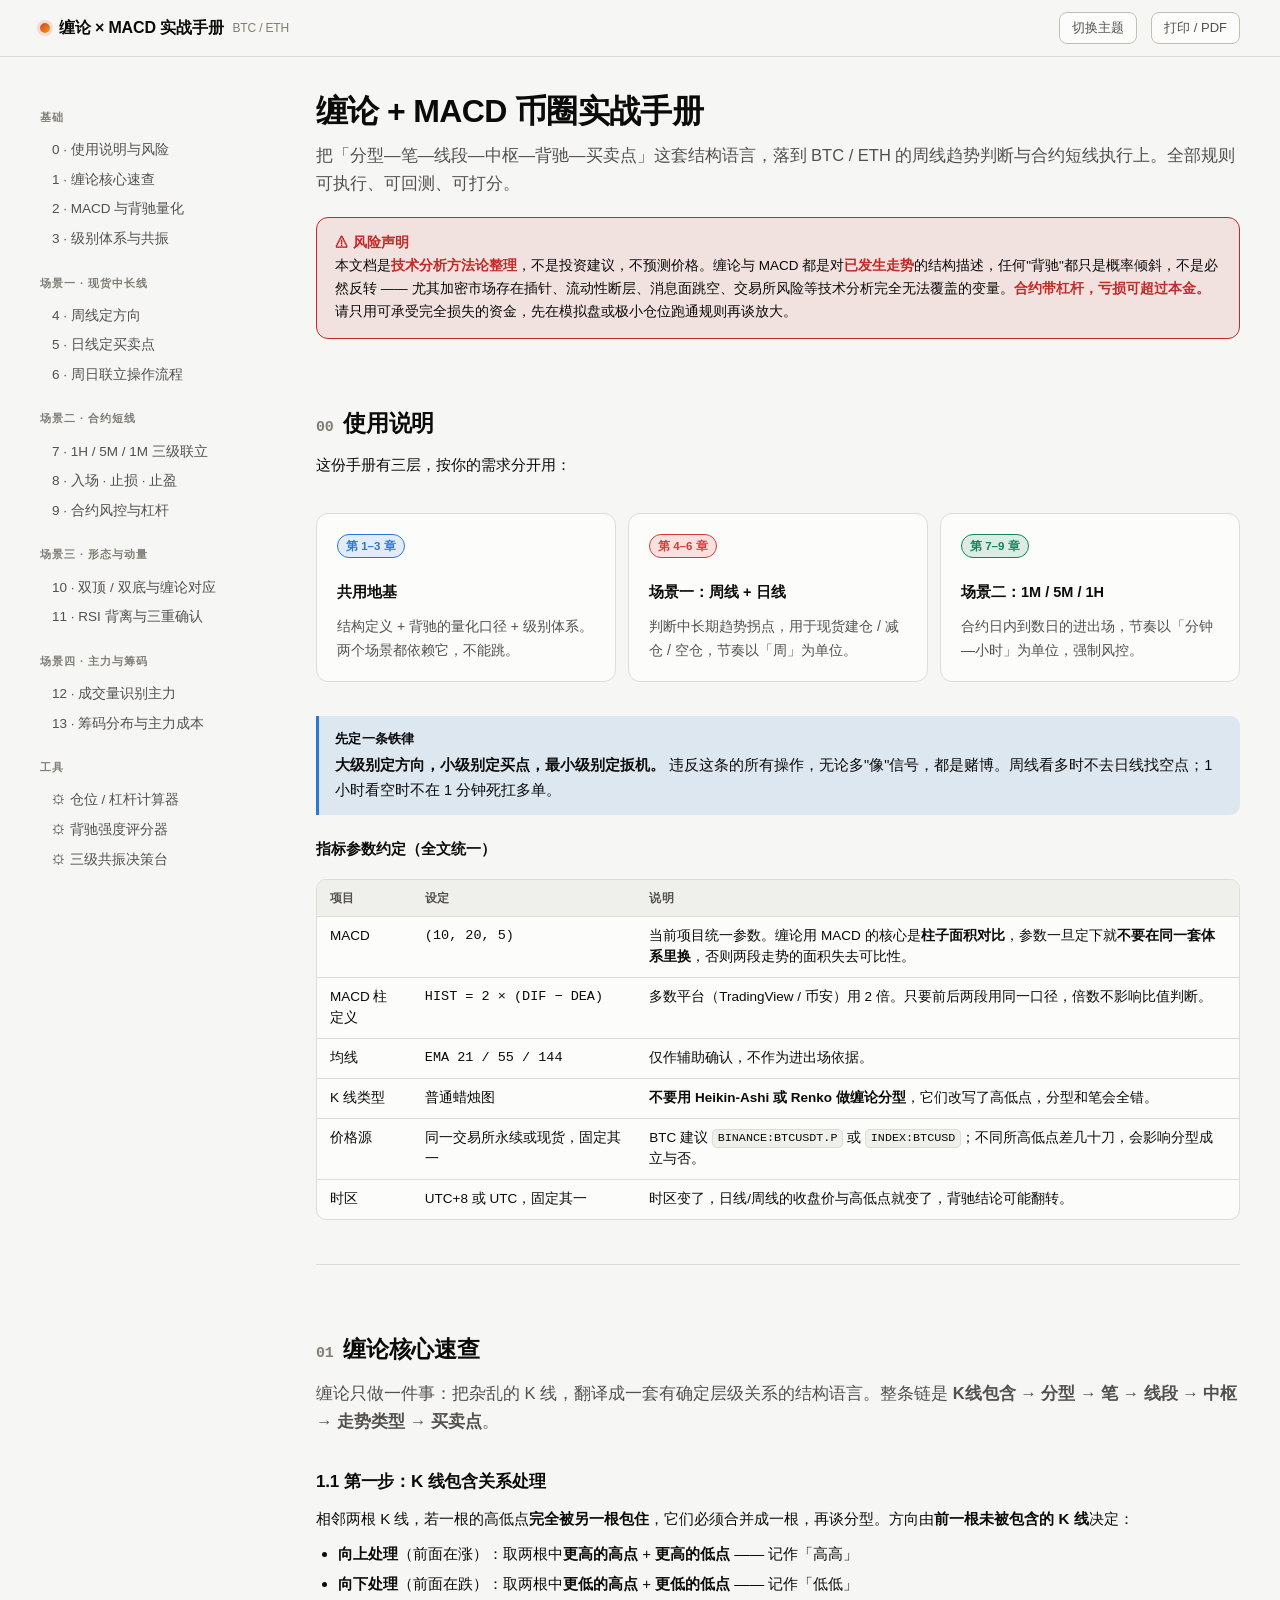
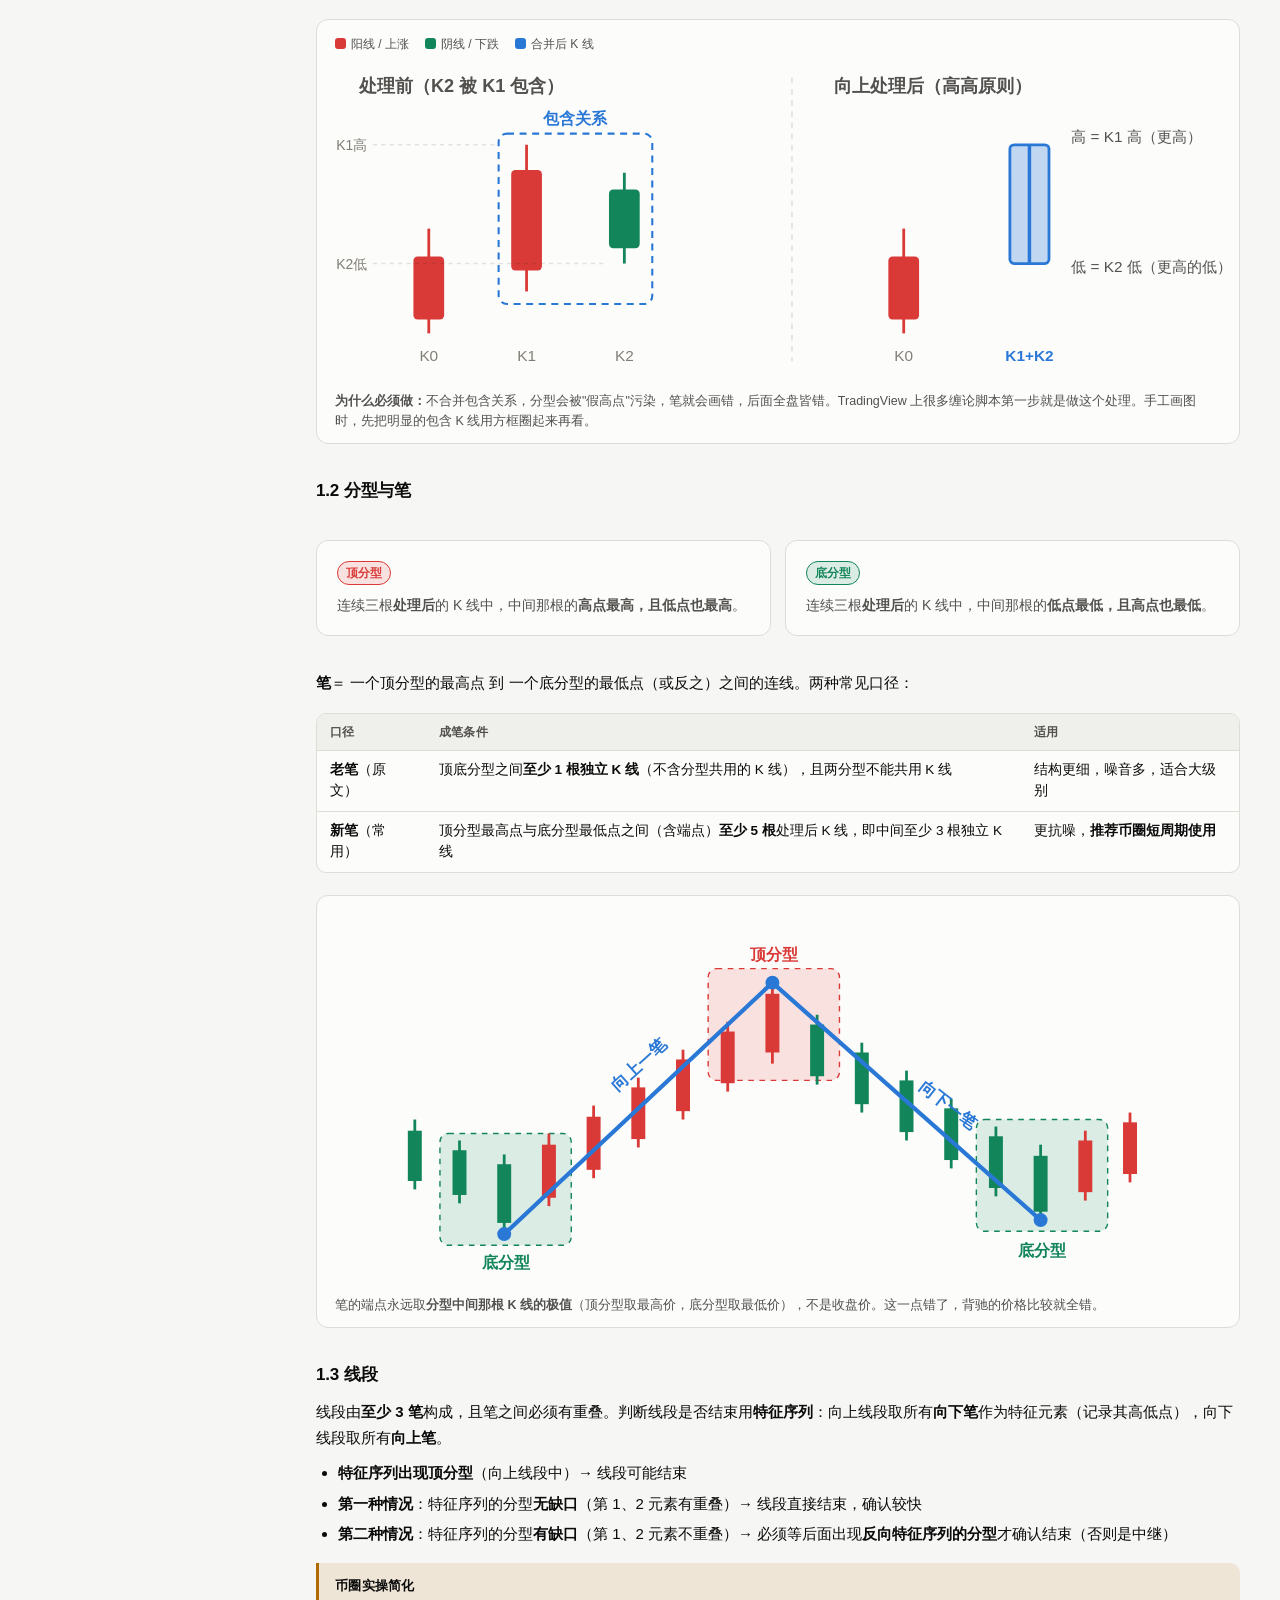
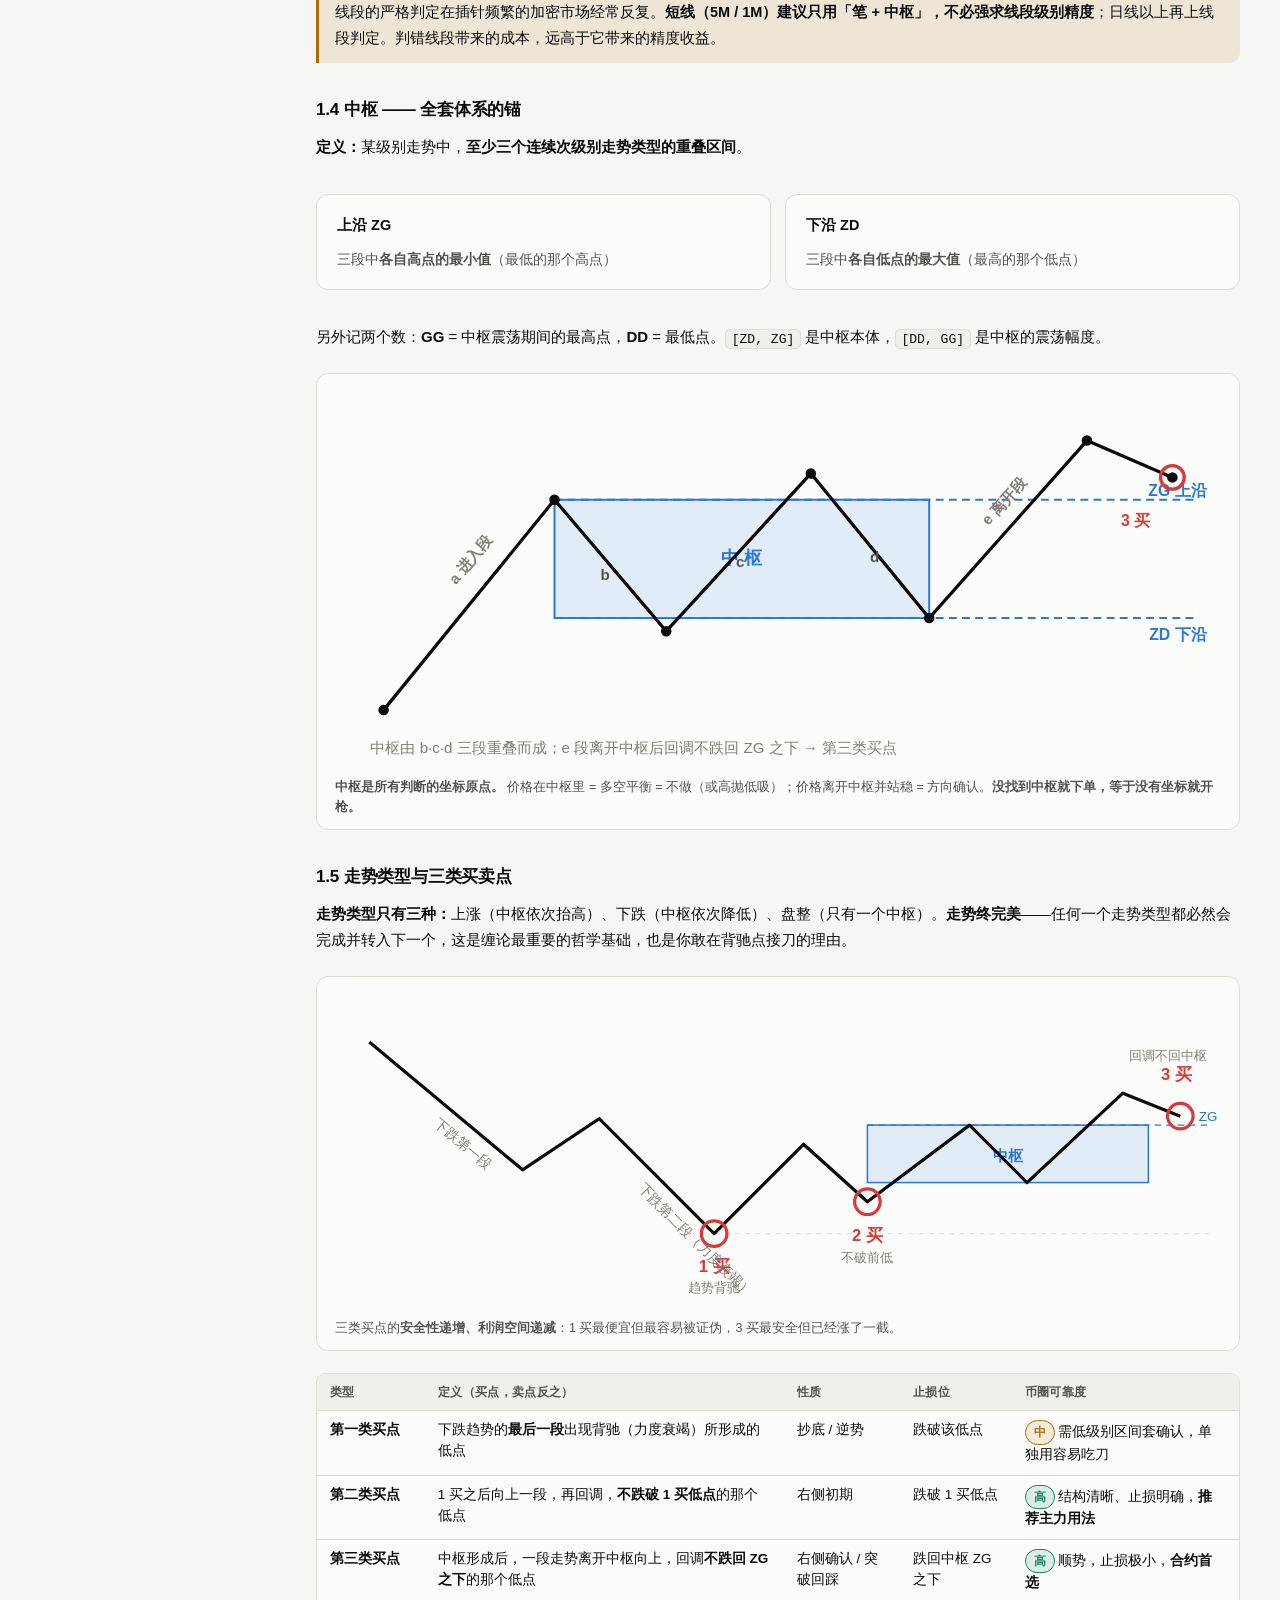
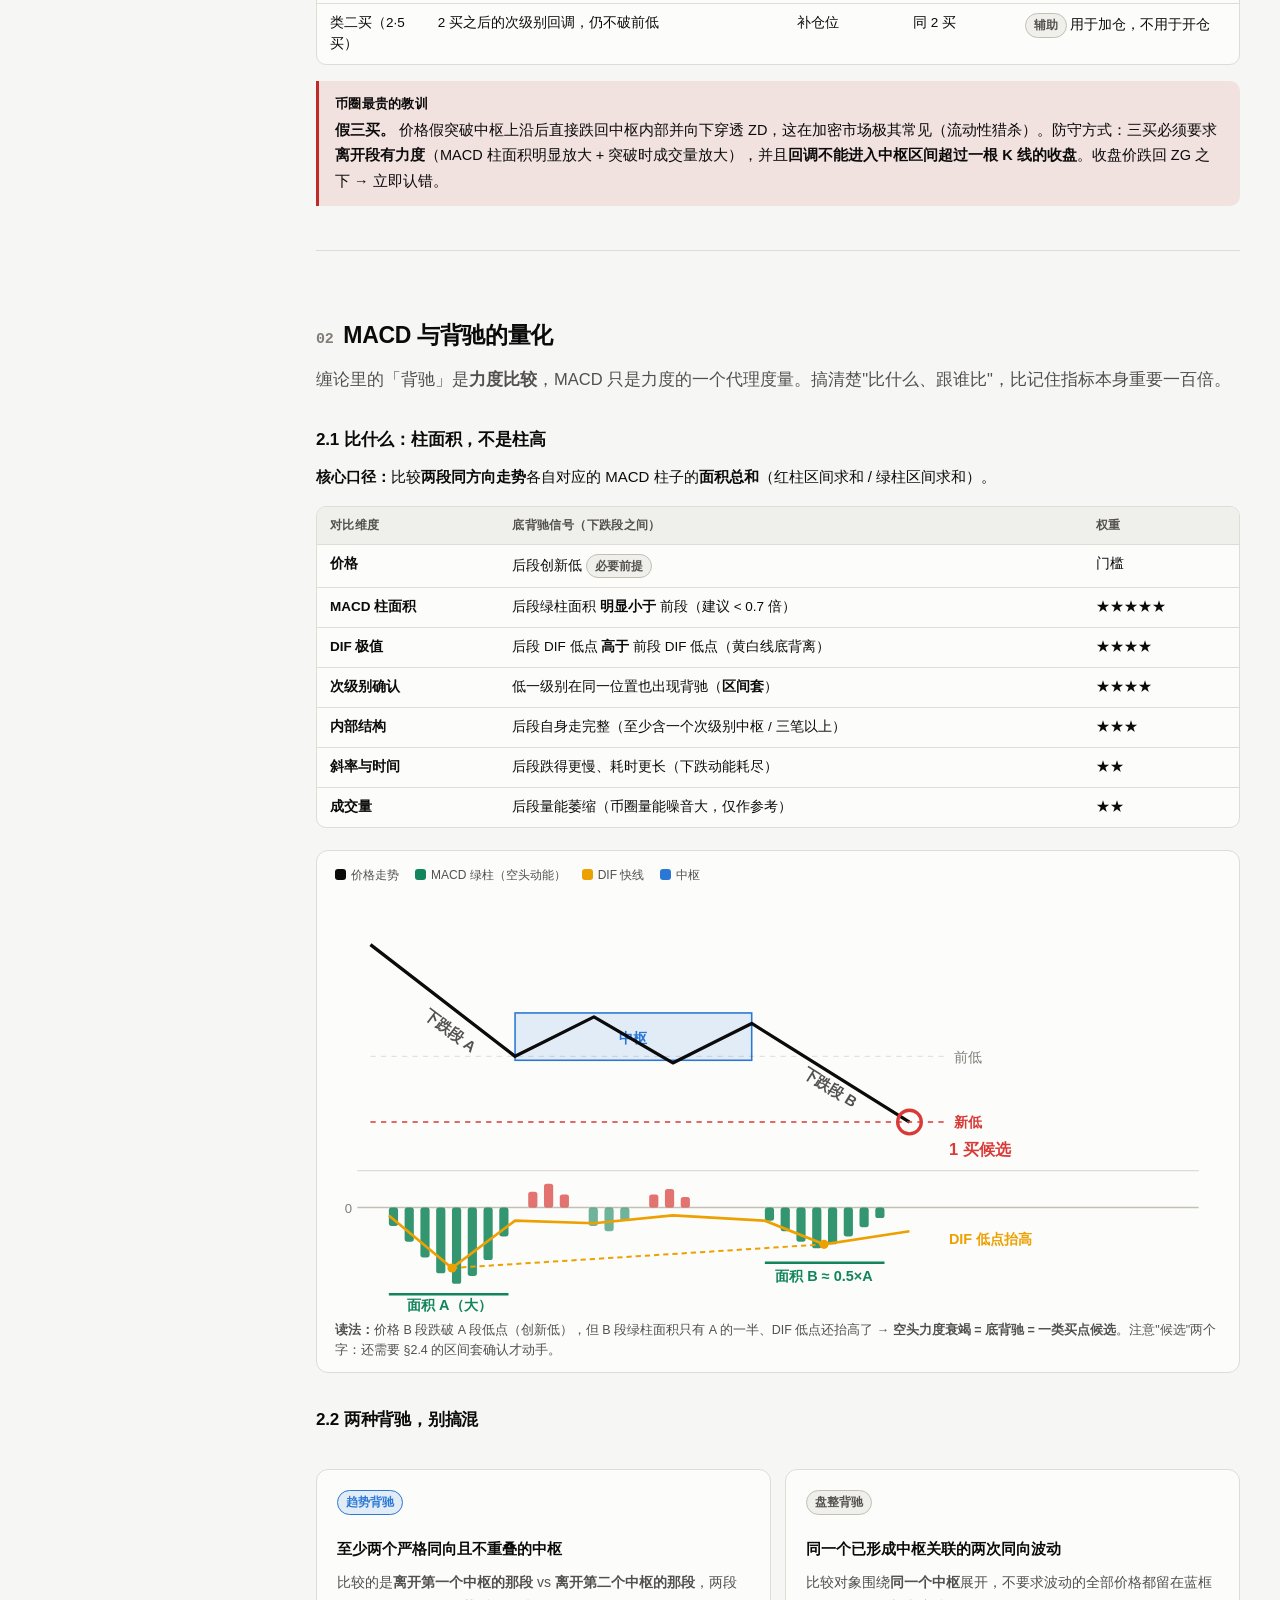
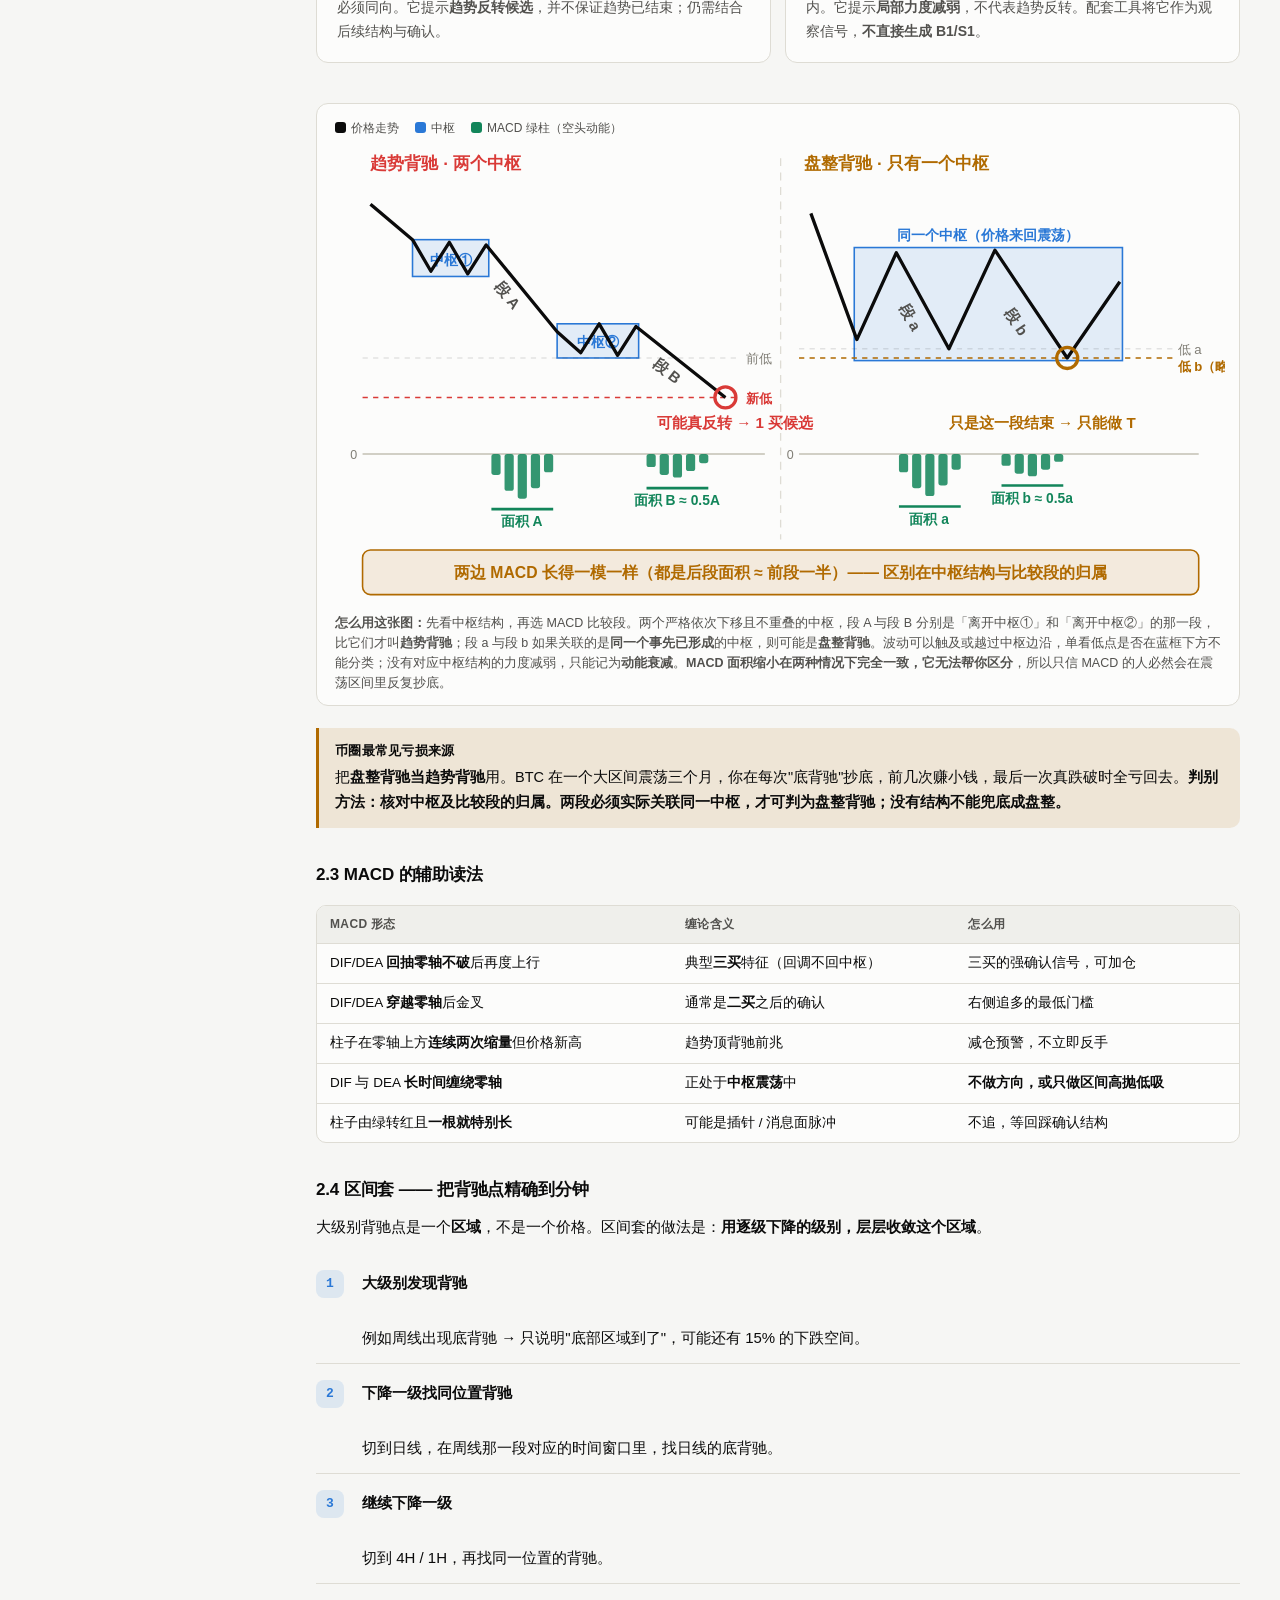
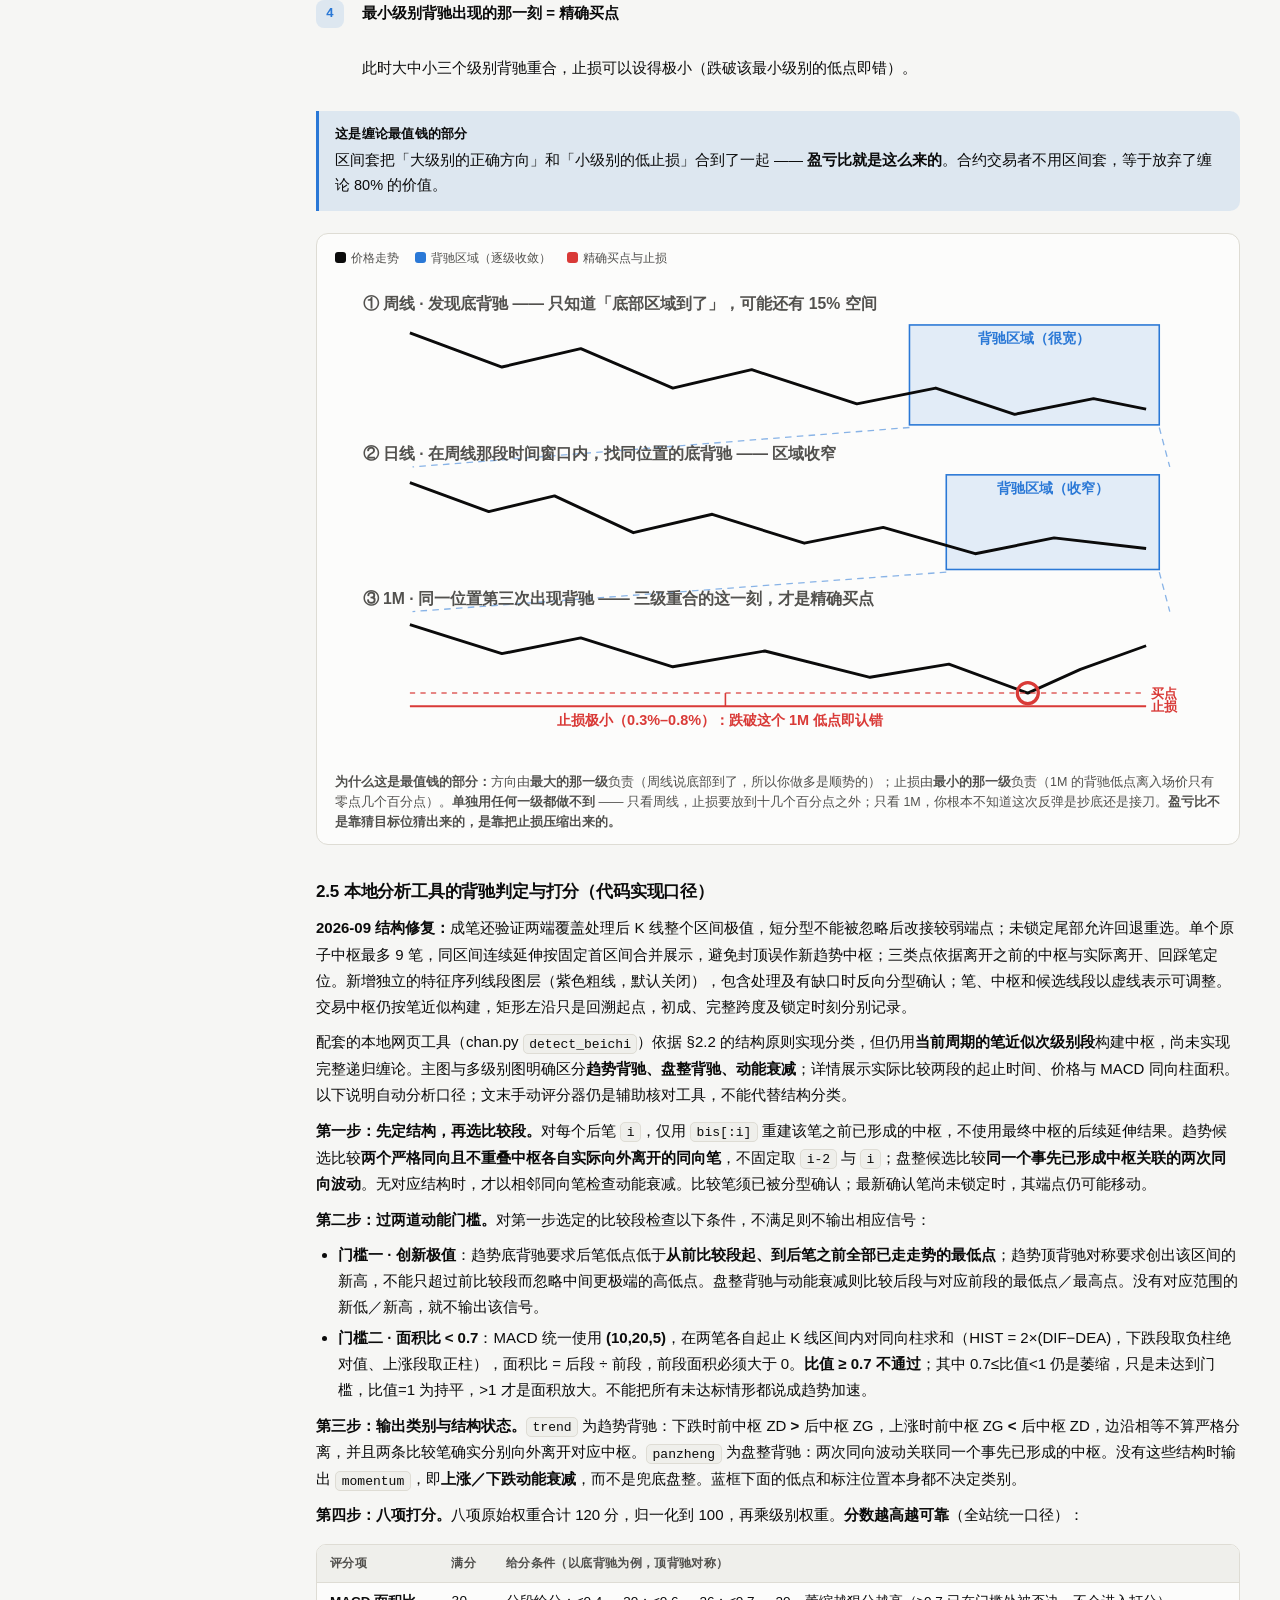
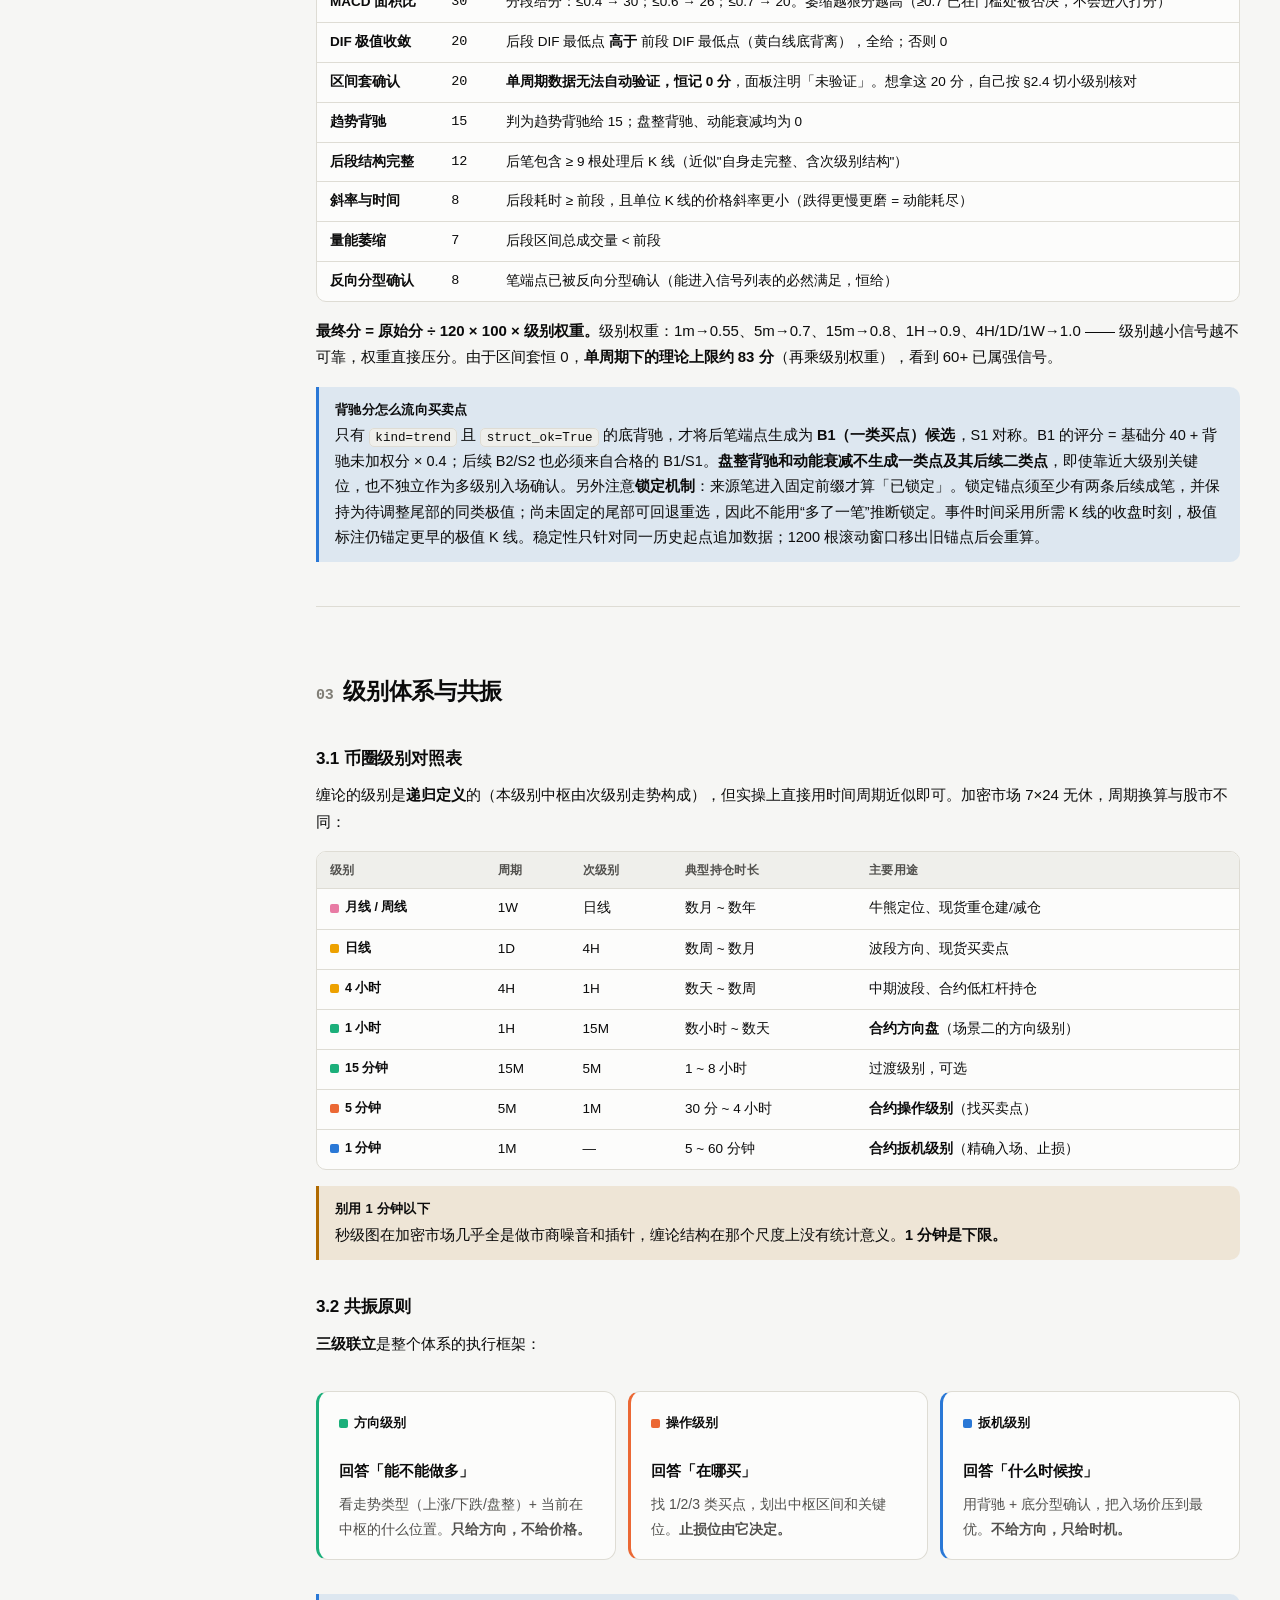
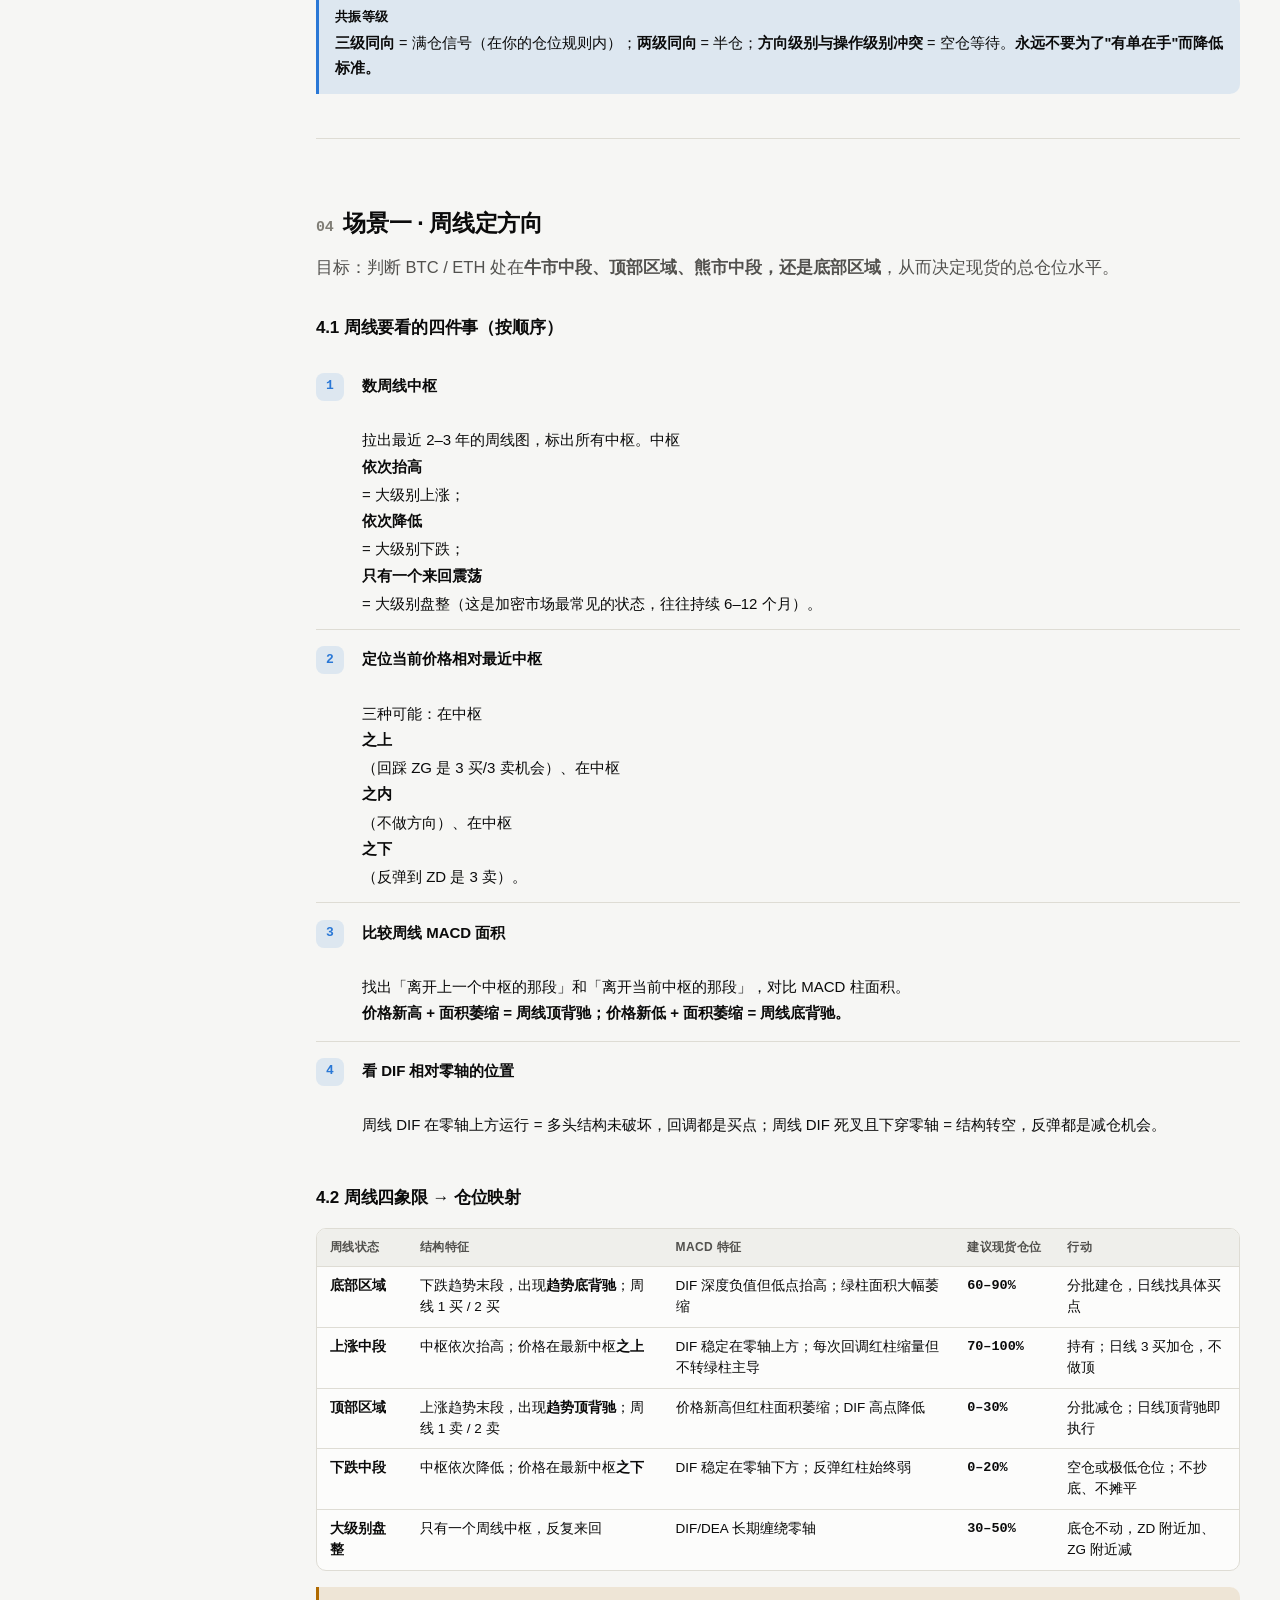
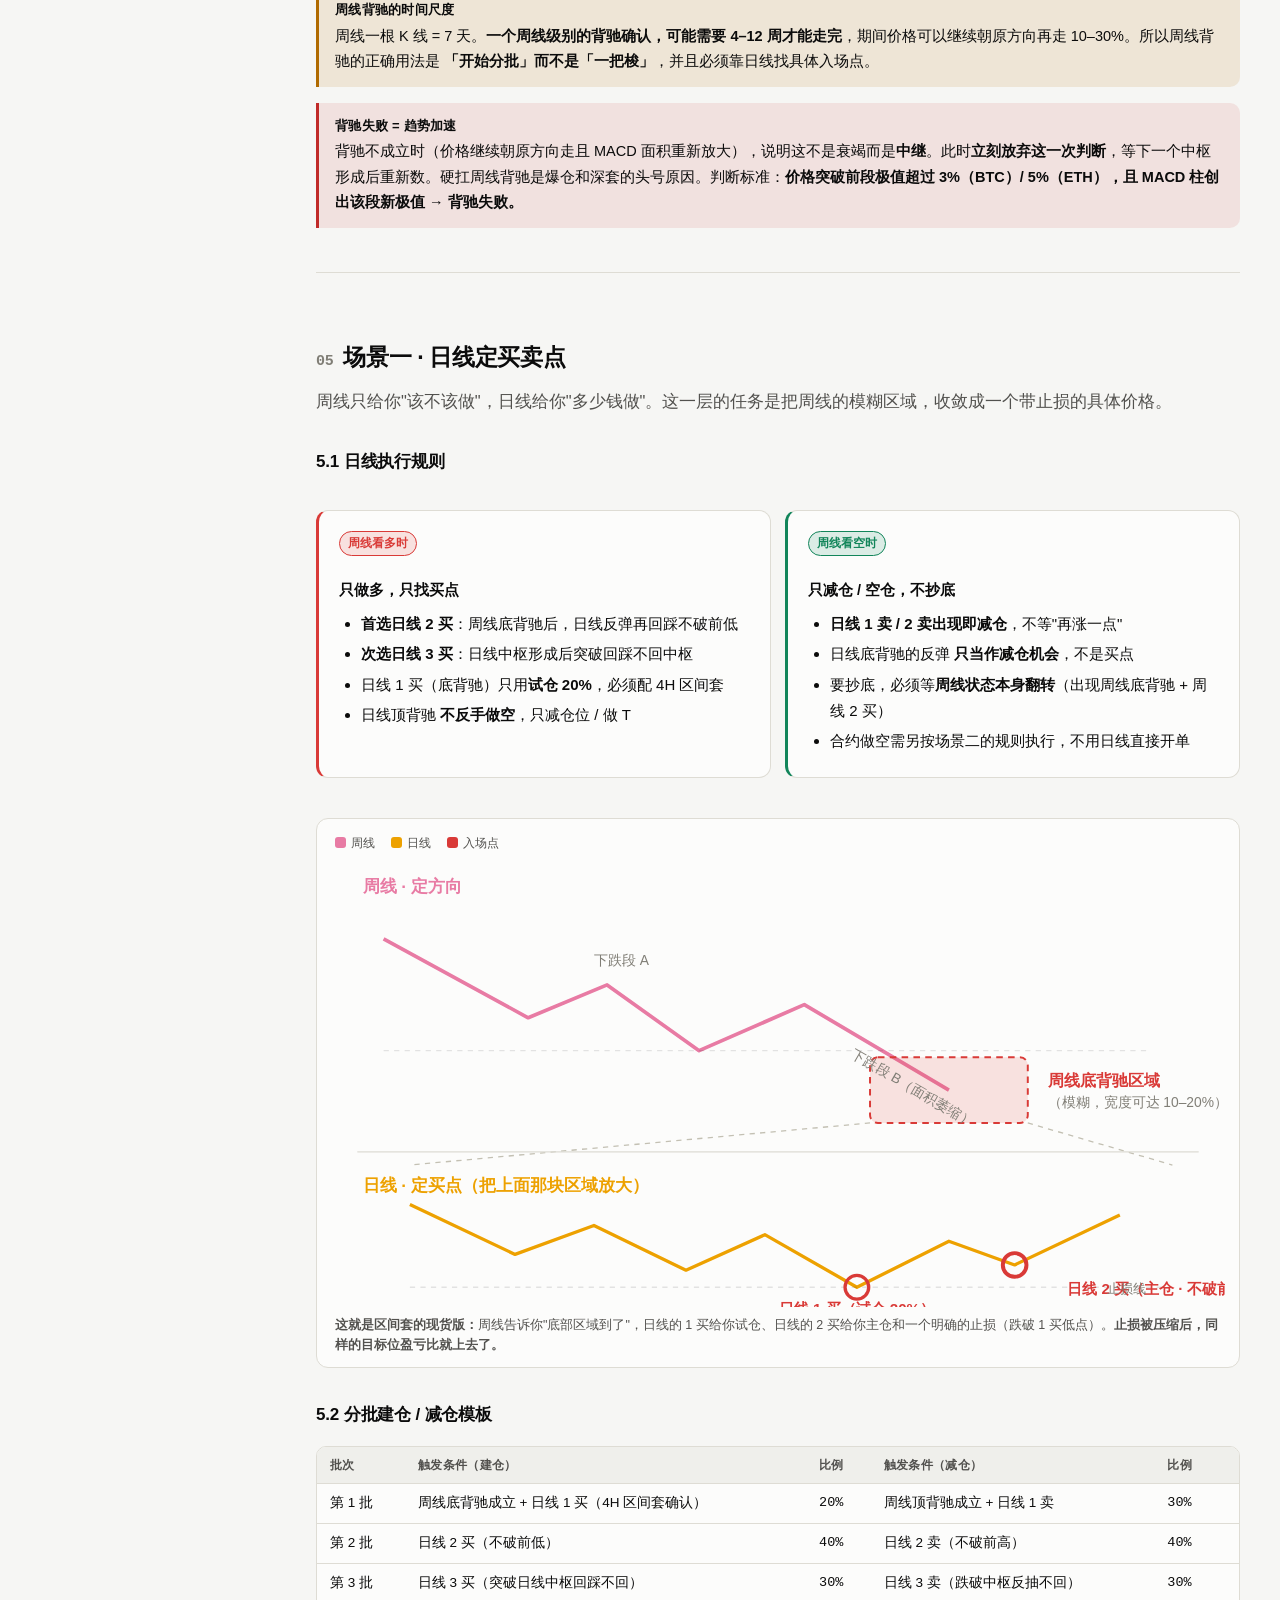
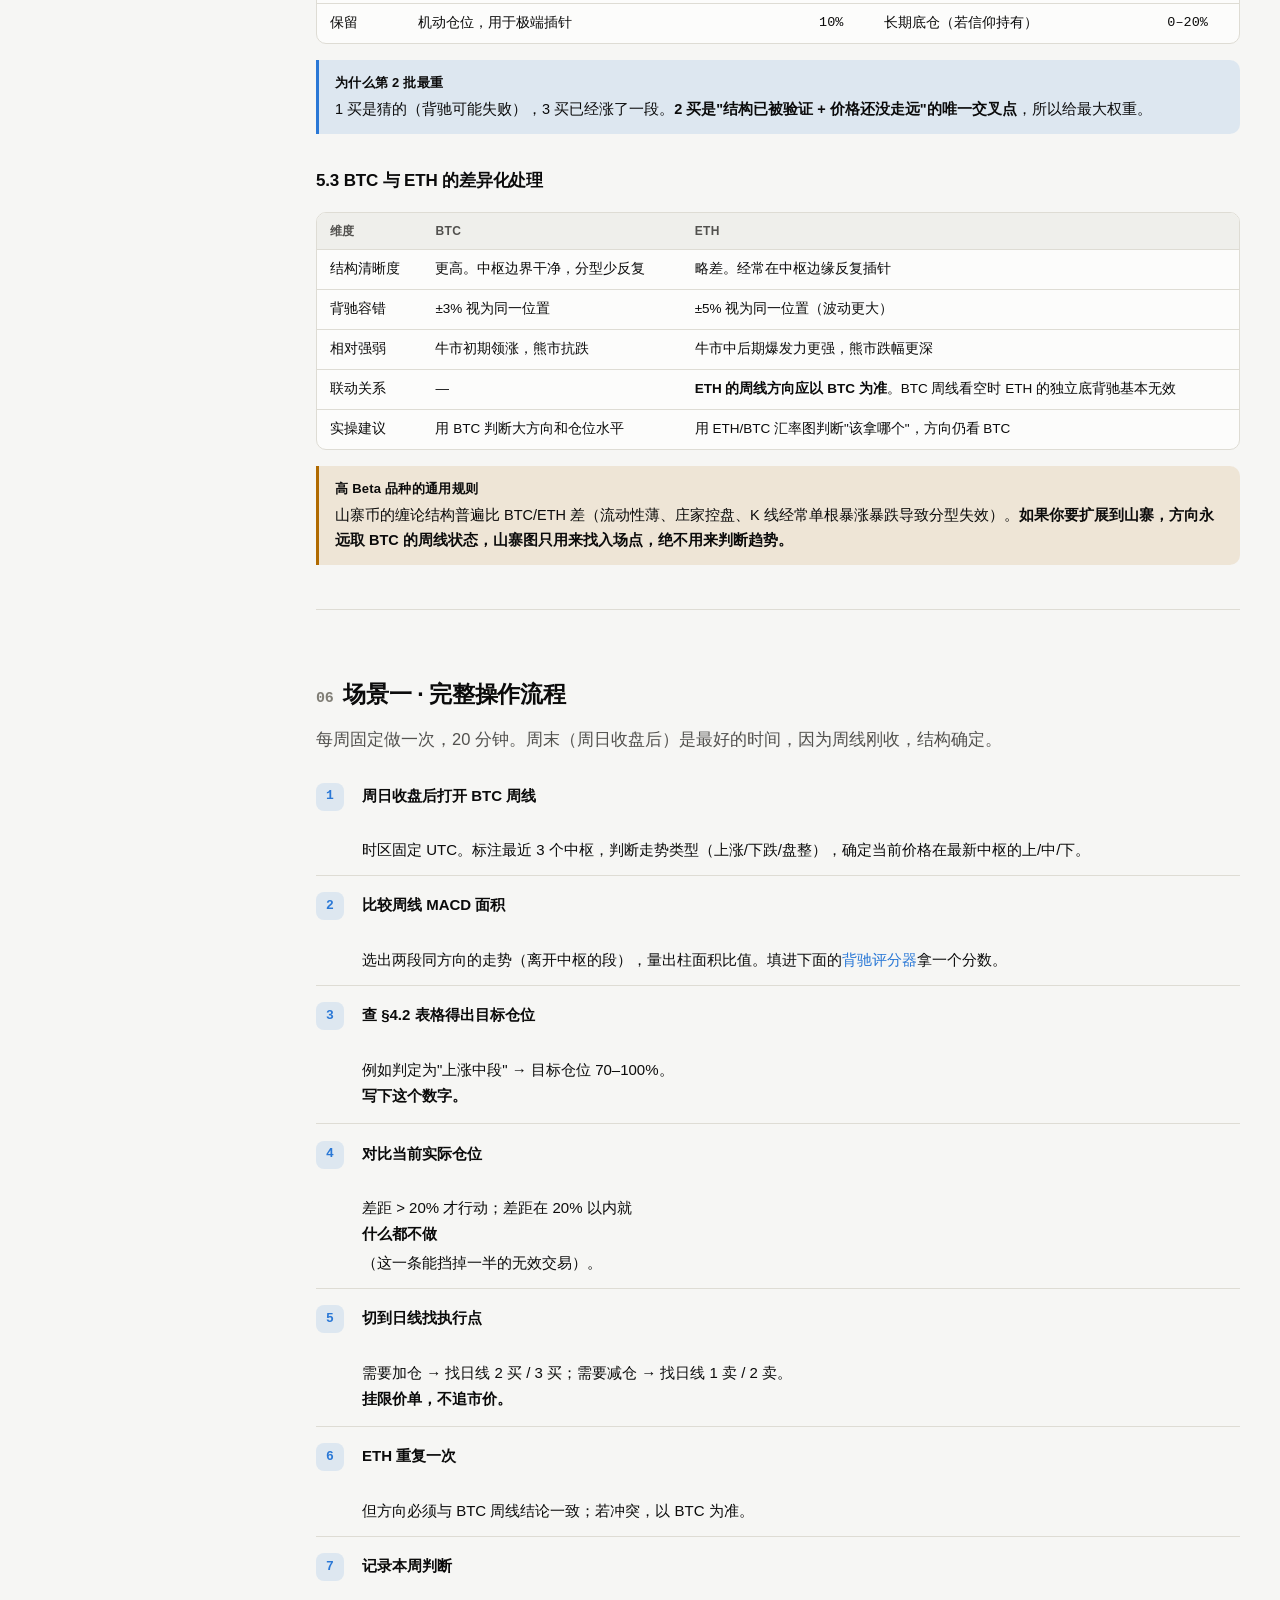
<file: 缠论MACD币圈实战手册.html>
<!doctype html>
<html lang="zh-CN">
<head>
<meta charset="utf-8">
<meta name="viewport" content="width=device-width, initial-scale=1">
<title>缠论 + MACD 币圈实战手册 · BTC / ETH</title>
<style>
/* ============ 设计令牌 ============ */
:root{
  color-scheme: light;
  --surface-0:#f6f6f4;
  --surface-1:#fcfcfb;
  --surface-2:#efefeb;
  --border:#dedcd4;
  --border-strong:#c3c0b3;
  --text-1:#0b0b0b;
  --text-2:#52514e;
  --text-3:#807e76;

  /* 中国市场习惯：红涨绿跌 */
  --up:#d93a37;
  --up-soft:rgba(217,58,55,.14);
  --down:#12855a;
  --down-soft:rgba(18,133,90,.14);

  /* 级别配色（分类色，来自已验证调色板 slot 1-5） */
  --lv-1:#2a78d6;   /* 1分钟 */
  --lv-2:#eb6834;   /* 5分钟 */
  --lv-3:#1baf7a;   /* 30分/1小时 */
  --lv-4:#eda100;   /* 日线 */
  --lv-5:#e87ba4;   /* 周线 */

  --accent:#2a78d6;
  --accent-soft:rgba(42,120,214,.12);
  --warn:#b06a00;
  --warn-soft:rgba(176,106,0,.12);
  --danger:#c02a28;
  --danger-soft:rgba(192,42,40,.10);

  --grid:rgba(0,0,0,.10);
  --shadow:0 1px 2px rgba(0,0,0,.05), 0 8px 24px -12px rgba(0,0,0,.18);
  --radius:12px;
  --mono:ui-monospace,SFMono-Regular,"SF Mono",Menlo,Consolas,monospace;
  --sans:-apple-system,BlinkMacSystemFont,"Segoe UI","PingFang SC","Hiragino Sans GB","Microsoft YaHei",sans-serif;
}
@media (prefers-color-scheme: dark){
  :root:where(:not([data-theme="light"])){
    color-scheme: dark;
    --surface-0:#111110;
    --surface-1:#1a1a19;
    --surface-2:#232322;
    --border:#33322f;
    --border-strong:#4a4945;
    --text-1:#ffffff;
    --text-2:#c3c2b7;
    --text-3:#8f8e86;
    --up:#e66767;
    --up-soft:rgba(230,103,103,.16);
    --down:#17a06d;
    --down-soft:rgba(23,160,109,.16);
    --lv-1:#3987e5;
    --lv-2:#d95926;
    --lv-3:#199e70;
    --lv-4:#c98500;
    --lv-5:#d55181;
    --accent:#3987e5;
    --accent-soft:rgba(57,135,229,.16);
    --warn:#c98500;
    --warn-soft:rgba(201,133,0,.16);
    --danger:#e66767;
    --danger-soft:rgba(230,103,103,.14);
    --grid:rgba(255,255,255,.12);
    --shadow:0 1px 2px rgba(0,0,0,.4), 0 8px 24px -12px rgba(0,0,0,.7);
  }
}
:root[data-theme="dark"]{
  color-scheme: dark;
  --surface-0:#111110; --surface-1:#1a1a19; --surface-2:#232322;
  --border:#33322f; --border-strong:#4a4945;
  --text-1:#ffffff; --text-2:#c3c2b7; --text-3:#8f8e86;
  --up:#e66767; --up-soft:rgba(230,103,103,.16);
  --down:#17a06d; --down-soft:rgba(23,160,109,.16);
  --lv-1:#3987e5; --lv-2:#d95926; --lv-3:#199e70; --lv-4:#c98500; --lv-5:#d55181;
  --accent:#3987e5; --accent-soft:rgba(57,135,229,.16);
  --warn:#c98500; --warn-soft:rgba(201,133,0,.16);
  --danger:#e66767; --danger-soft:rgba(230,103,103,.14);
  --grid:rgba(255,255,255,.12);
  --shadow:0 1px 2px rgba(0,0,0,.4), 0 8px 24px -12px rgba(0,0,0,.7);
}

*{box-sizing:border-box}
html{scroll-behavior:smooth; scroll-padding-top:72px}
body{
  margin:0; background:var(--surface-0); color:var(--text-1);
  font-family:var(--sans); font-size:15px; line-height:1.75;
  -webkit-font-smoothing:antialiased;
}
a{color:var(--accent); text-decoration:none}
a:hover{text-decoration:underline}

/* ============ 布局 ============ */
.wrap{max-width:1240px; margin:0 auto; padding:0 20px; display:grid; grid-template-columns:236px minmax(0,1fr); gap:40px}
@media (max-width:960px){ .wrap{grid-template-columns:1fr; gap:0} }

header.top{
  position:sticky; top:0; z-index:50; backdrop-filter:blur(12px);
  background:color-mix(in srgb, var(--surface-0) 88%, transparent);
  border-bottom:1px solid var(--border);
}
.top-inner{max-width:1240px; margin:0 auto; padding:12px 20px; display:flex; align-items:center; gap:14px}
.brand{font-weight:700; letter-spacing:-.01em; font-size:16px; margin-right:auto; display:flex; align-items:center; gap:9px}
.brand .dot{width:10px;height:10px;border-radius:50%;background:linear-gradient(135deg,var(--up),var(--lv-4)); box-shadow:0 0 0 3px var(--up-soft)}
.brand small{color:var(--text-3); font-weight:500; font-size:12px}
.btn{
  border:1px solid var(--border-strong); background:var(--surface-1); color:var(--text-2);
  padding:6px 12px; border-radius:8px; font-size:13px; cursor:pointer; font-family:inherit;
}
.btn:hover{color:var(--text-1); border-color:var(--text-3)}

nav.toc{position:sticky; top:64px; align-self:start; max-height:calc(100vh - 84px); overflow-y:auto; padding:24px 0 60px; font-size:13.5px}
@media (max-width:960px){ nav.toc{position:static; max-height:none; padding:16px 0; border-bottom:1px solid var(--border); margin-bottom:8px} }
nav.toc h4{font-size:11px; text-transform:uppercase; letter-spacing:.09em; color:var(--text-3); margin:20px 0 8px}
nav.toc a{display:block; padding:5px 10px; color:var(--text-2); border-left:2px solid transparent; border-radius:0 6px 6px 0; line-height:1.45}
nav.toc a:hover{background:var(--surface-2); text-decoration:none; color:var(--text-1)}
nav.toc a.active{color:var(--accent); border-left-color:var(--accent); background:var(--accent-soft); font-weight:600}

main{padding:28px 0 120px; min-width:0}

/* ============ 排版 ============ */
h1{font-size:32px; line-height:1.25; letter-spacing:-.02em; margin:.2em 0 .3em}
h2{font-size:23px; letter-spacing:-.015em; margin:56px 0 4px; padding-top:8px; scroll-margin-top:72px}
h2 .num{color:var(--text-3); font-family:var(--mono); font-size:15px; font-weight:600; margin-right:10px}
h3{font-size:17px; margin:32px 0 6px; letter-spacing:-.01em; scroll-margin-top:72px}
h4{font-size:14.5px; margin:22px 0 4px; color:var(--text-1)}
p{margin:.6em 0}
ul,ol{padding-left:22px; margin:.5em 0}
li{margin:.28em 0}
code{font-family:var(--mono); font-size:.87em; background:var(--surface-2); padding:.12em .42em; border-radius:5px; border:1px solid var(--border)}
hr{border:0; border-top:1px solid var(--border); margin:44px 0}
.lead{font-size:16.5px; color:var(--text-2); line-height:1.7}
.sub{color:var(--text-2); font-size:14px}
strong{font-weight:650}

/* ============ 组件 ============ */
.card{background:var(--surface-1); border:1px solid var(--border); border-radius:var(--radius); padding:18px 20px; margin:18px 0}
.card > :first-child{margin-top:0}
.card > :last-child{margin-bottom:0}

.callout{border-left:3px solid var(--accent); background:var(--accent-soft); padding:12px 16px; border-radius:0 10px 10px 0; margin:16px 0; font-size:14.5px}
.callout.warn{border-left-color:var(--warn); background:var(--warn-soft)}
.callout.danger{border-left-color:var(--danger); background:var(--danger-soft)}
.callout .t{font-weight:700; display:block; margin-bottom:2px; font-size:13px; letter-spacing:.02em}

.grid2{display:grid; grid-template-columns:repeat(auto-fit,minmax(280px,1fr)); gap:14px; margin:16px 0}
.grid3{display:grid; grid-template-columns:repeat(auto-fit,minmax(210px,1fr)); gap:12px; margin:16px 0}

table{width:100%; border-collapse:collapse; font-size:13.5px; margin:14px 0}
.tablewrap{overflow-x:auto; border:1px solid var(--border); border-radius:10px; margin:16px 0; background:var(--surface-1)}
.tablewrap table{margin:0}
th,td{text-align:left; padding:9px 13px; border-bottom:1px solid var(--border); vertical-align:top; line-height:1.55}
th{background:var(--surface-2); font-weight:650; font-size:12px; letter-spacing:.03em; color:var(--text-2); white-space:nowrap}
tbody tr:last-child td{border-bottom:none}
td.num{font-family:var(--mono); white-space:nowrap}

.tag{display:inline-block; font-size:11.5px; font-weight:650; padding:2px 8px; border-radius:20px; border:1px solid; line-height:1.6; white-space:nowrap}
.tag.up{color:var(--up); border-color:var(--up); background:var(--up-soft)}
.tag.down{color:var(--down); border-color:var(--down); background:var(--down-soft)}
.tag.n{color:var(--text-2); border-color:var(--border-strong); background:var(--surface-2)}
.tag.a{color:var(--accent); border-color:var(--accent); background:var(--accent-soft)}
.tag.w{color:var(--warn); border-color:var(--warn); background:var(--warn-soft)}

.lv{display:inline-flex; align-items:center; gap:6px; font-size:12.5px; font-weight:600; white-space:nowrap}
.lv::before{content:""; width:9px; height:9px; border-radius:2px; background:var(--c)}
.lv1{--c:var(--lv-1)} .lv2{--c:var(--lv-2)} .lv3{--c:var(--lv-3)} .lv4{--c:var(--lv-4)} .lv5{--c:var(--lv-5)}

figure{margin:22px 0; background:var(--surface-1); border:1px solid var(--border); border-radius:var(--radius); padding:14px 14px 8px; overflow-x:auto}
figure svg{display:block; width:100%; height:auto; min-width:520px}
figcaption{font-size:12.5px; color:var(--text-2); margin-top:8px; padding:0 4px 4px; line-height:1.6}
.legend{display:flex; flex-wrap:wrap; gap:6px 16px; font-size:12px; color:var(--text-2); padding:0 4px 6px}
.legend i{display:inline-block; width:11px; height:11px; border-radius:3px; margin-right:5px; vertical-align:-1px}

/* 步骤 */
.steps{counter-reset:s; list-style:none; padding:0; margin:18px 0}
.steps > li{counter-increment:s; position:relative; padding:12px 0 12px 46px; border-bottom:1px solid var(--border)}
.steps > li:last-child{border-bottom:none}
.steps > li::before{
  content:counter(s); position:absolute; left:0; top:12px; width:28px; height:28px; border-radius:8px;
  background:var(--accent-soft); color:var(--accent); font-weight:700; font-size:13px;
  display:flex; align-items:center; justify-content:center; font-family:var(--mono);
}
.steps > li b{display:block; margin-bottom:2px}

/* 工具 */
.tool{background:var(--surface-1); border:1px solid var(--border-strong); border-radius:14px; padding:20px; margin:22px 0; box-shadow:var(--shadow)}
.tool h3{margin-top:0}
.fields{display:grid; grid-template-columns:repeat(auto-fit,minmax(150px,1fr)); gap:12px 14px; margin:14px 0}
.field label{display:block; font-size:12px; color:var(--text-2); margin-bottom:4px; font-weight:600}
.field input,.field select{
  width:100%; padding:8px 10px; border-radius:8px; border:1px solid var(--border-strong);
  background:var(--surface-0); color:var(--text-1); font-family:var(--mono); font-size:14px;
}
.field input:focus,.field select:focus{outline:2px solid var(--accent); outline-offset:1px; border-color:var(--accent)}
.field .hint{font-size:11px; color:var(--text-3); margin-top:3px; font-family:var(--sans)}

.out{display:grid; grid-template-columns:repeat(auto-fit,minmax(140px,1fr)); gap:10px; margin-top:16px}
.stat{background:var(--surface-2); border:1px solid var(--border); border-radius:10px; padding:11px 13px}
.stat .k{font-size:11.5px; color:var(--text-2); font-weight:600; letter-spacing:.02em}
.stat .v{font-family:var(--mono); font-size:19px; font-weight:600; line-height:1.35; margin-top:2px; overflow-wrap:anywhere}
.stat .n{font-size:11px; color:var(--text-3); font-family:var(--sans); line-height:1.4}
.stat.ok{border-color:var(--down); background:var(--down-soft)}
.stat.bad{border-color:var(--danger); background:var(--danger-soft)}
.stat.warn{border-color:var(--warn); background:var(--warn-soft)}

.verdict{margin-top:14px; padding:13px 16px; border-radius:10px; font-size:14.5px; border:1px solid var(--border-strong); background:var(--surface-2)}
.verdict b{display:block; font-size:15px; margin-bottom:3px}
.verdict.ok{border-color:var(--down); background:var(--down-soft)}
.verdict.bad{border-color:var(--danger); background:var(--danger-soft)}
.verdict.warn{border-color:var(--warn); background:var(--warn-soft)}

/* 评分条 */
.meter{height:12px; border-radius:20px; background:var(--surface-2); border:1px solid var(--border); overflow:hidden; margin:10px 0 4px}
.meter > i{display:block; height:100%; width:0%; background:var(--accent); transition:width .25s ease, background .25s ease}
.scale{display:flex; justify-content:space-between; font-size:11px; color:var(--text-3); font-family:var(--mono)}

/* 勾选清单 */
.checklist{list-style:none; padding:0; margin:12px 0}
.checklist li{display:flex; gap:10px; align-items:flex-start; padding:8px 10px; border-radius:9px; border:1px solid transparent; line-height:1.6}
.checklist li:hover{background:var(--surface-2)}
.checklist input{margin-top:5px; width:16px; height:16px; accent-color:var(--accent); flex:0 0 auto; cursor:pointer}
.checklist label{cursor:pointer; font-size:14px}
.checklist li.done label{color:var(--text-3); text-decoration:line-through}
.checklist li.done{border-color:var(--border); background:var(--surface-2)}
.chk-head{display:flex; align-items:center; gap:12px; flex-wrap:wrap; margin-top:6px}
.chk-head .prog{font-family:var(--mono); font-size:13px; color:var(--text-2)}

kbd{font-family:var(--mono); font-size:.85em; border:1px solid var(--border-strong); border-bottom-width:2px; border-radius:5px; padding:1px 5px; background:var(--surface-2)}

.disclaimer{border:1px solid var(--danger); background:var(--danger-soft); border-radius:var(--radius); padding:14px 18px; margin:20px 0; font-size:13.5px; line-height:1.7}
.disclaimer b{color:var(--danger)}

footer{border-top:1px solid var(--border); margin-top:60px; padding:26px 0 60px; color:var(--text-3); font-size:12.5px}

@media print{
  nav.toc, header.top, .btn{display:none}
  .wrap{grid-template-columns:1fr}
  body{background:#fff; font-size:11pt}
  figure svg{min-width:0}
}
</style>
</head>
<body>

<header class="top">
  <div class="top-inner">
    <div class="brand"><span class="dot"></span>缠论 × MACD 实战手册 <small>BTC / ETH</small></div>
    <button class="btn" id="themeBtn" type="button">切换主题</button>
    <button class="btn" onclick="window.print()" type="button">打印 / PDF</button>
  </div>
</header>

<div class="wrap">

<nav class="toc" id="toc">
  <h4>基础</h4>
  <a href="#s0">0 · 使用说明与风险</a>
  <a href="#s1">1 · 缠论核心速查</a>
  <a href="#s2">2 · MACD 与背驰量化</a>
  <a href="#s3">3 · 级别体系与共振</a>
  <h4>场景一 · 现货中长线</h4>
  <a href="#s4">4 · 周线定方向</a>
  <a href="#s5">5 · 日线定买卖点</a>
  <a href="#s6">6 · 周日联立操作流程</a>
  <h4>场景二 · 合约短线</h4>
  <a href="#s7">7 · 1H / 5M / 1M 三级联立</a>
  <a href="#s8">8 · 入场 · 止损 · 止盈</a>
  <a href="#s9">9 · 合约风控与杠杆</a>
  <h4>场景三 · 形态与动量</h4>
  <a href="#s10">10 · 双顶 / 双底与缠论对应</a>
  <a href="#s11">11 · RSI 背离与三重确认</a>
  <h4>场景四 · 主力与筹码</h4>
  <a href="#s12">12 · 成交量识别主力</a>
  <a href="#s13">13 · 筹码分布与主力成本</a>
  <h4>工具</h4>
  <a href="#t1">⚙ 仓位 / 杠杆计算器</a>
  <a href="#t2">⚙ 背驰强度评分器</a>
  <a href="#t3">⚙ 三级共振决策台</a>
  <a href="#t4">⚙ 下单前检查清单</a>
  <a href="#t5">⚙ 形态 + RSI 三重确认器</a>
  <a href="#t6">⚙ 主力成本 / 筹码带估算器</a>
  <a href="#t7">⚙ 主力行为（吸筹 / 派发）评分</a>
  <h4>附录</h4>
  <a href="#s14">14 · 币圈特有变量</a>
  <a href="#s15">15 · 高频错误清单</a>
  <a href="#s16">16 · 术语表</a>
</nav>

<main>

<h1>缠论 + MACD 币圈实战手册</h1>
<p class="lead">把「分型—笔—线段—中枢—背驰—买卖点」这套结构语言，落到 BTC / ETH 的周线趋势判断与合约短线执行上。全部规则可执行、可回测、可打分。</p>

<div class="disclaimer">
  <b>⚠ 风险声明</b><br>
  本文档是<b>技术分析方法论整理</b>，不是投资建议，不预测价格。缠论与 MACD 都是对<b>已发生走势</b>的结构描述，任何"背驰"都只是概率倾斜，不是必然反转 —— 尤其加密市场存在插针、流动性断层、消息面跳空、交易所风险等技术分析完全无法覆盖的变量。<b>合约带杠杆，亏损可超过本金。</b> 请只用可承受完全损失的资金，先在模拟盘或极小仓位跑通规则再谈放大。
</div>

<h2 id="s0"><span class="num">00</span>使用说明</h2>

<p>这份手册有三层，按你的需求分开用：</p>
<div class="grid3">
  <div class="card">
    <span class="tag a">第 1–3 章</span>
    <h4>共用地基</h4>
    <p class="sub">结构定义 + 背驰的量化口径 + 级别体系。两个场景都依赖它，不能跳。</p>
  </div>
  <div class="card">
    <span class="tag up">第 4–6 章</span>
    <h4>场景一：周线 + 日线</h4>
    <p class="sub">判断中长期趋势拐点，用于现货建仓 / 减仓 / 空仓，节奏以「周」为单位。</p>
  </div>
  <div class="card">
    <span class="tag down">第 7–9 章</span>
    <h4>场景二：1M / 5M / 1H</h4>
    <p class="sub">合约日内到数日的进出场，节奏以「分钟—小时」为单位，强制风控。</p>
  </div>
</div>

<div class="callout">
  <span class="t">先定一条铁律</span>
  <b>大级别定方向，小级别定买点，最小级别定扳机。</b> 违反这条的所有操作，无论多"像"信号，都是赌博。周线看多时不去日线找空点；1 小时看空时不在 1 分钟死扛多单。
</div>

<h4>指标参数约定（全文统一）</h4>
<div class="tablewrap">
<table>
<thead><tr><th>项目</th><th>设定</th><th>说明</th></tr></thead>
<tbody>
<tr><td>MACD</td><td class="num">(10, 20, 5)</td><td>当前项目统一参数。缠论用 MACD 的核心是<b>柱子面积对比</b>，参数一旦定下就<b>不要在同一套体系里换</b>，否则两段走势的面积失去可比性。</td></tr>
<tr><td>MACD 柱定义</td><td class="num">HIST = 2 × (DIF − DEA)</td><td>多数平台（TradingView / 币安）用 2 倍。只要前后两段用同一口径，倍数不影响比值判断。</td></tr>
<tr><td>均线</td><td class="num">EMA 21 / 55 / 144</td><td>仅作辅助确认，不作为进出场依据。</td></tr>
<tr><td>K 线类型</td><td>普通蜡烛图</td><td><b>不要用 Heikin-Ashi 或 Renko 做缠论分型</b>，它们改写了高低点，分型和笔会全错。</td></tr>
<tr><td>价格源</td><td>同一交易所永续或现货，固定其一</td><td>BTC 建议 <code>BINANCE:BTCUSDT.P</code> 或 <code>INDEX:BTCUSD</code>；不同所高低点差几十刀，会影响分型成立与否。</td></tr>
<tr><td>时区</td><td>UTC+8 或 UTC，固定其一</td><td>时区变了，日线/周线的收盘价与高低点就变了，背驰结论可能翻转。</td></tr>
</tbody>
</table>
</div>

<hr>

<h2 id="s1"><span class="num">01</span>缠论核心速查</h2>
<p class="lead">缠论只做一件事：把杂乱的 K 线，翻译成一套有确定层级关系的结构语言。整条链是 <b>K线包含 → 分型 → 笔 → 线段 → 中枢 → 走势类型 → 买卖点</b>。</p>

<h3 id="s1-1">1.1 第一步：K 线包含关系处理</h3>
<p>相邻两根 K 线，若一根的高低点<b>完全被另一根包住</b>，它们必须合并成一根，再谈分型。方向由<b>前一根未被包含的 K 线</b>决定：</p>
<ul>
  <li><b>向上处理</b>（前面在涨）：取两根中<b>更高的高点</b> + <b>更高的低点</b> —— 记作「高高」</li>
  <li><b>向下处理</b>（前面在跌）：取两根中<b>更低的高点</b> + <b>更低的低点</b> —— 记作「低低」</li>
</ul>

<figure>
  <div class="legend"><span><i style="background:var(--up)"></i>阳线 / 上涨</span><span><i style="background:var(--down)"></i>阴线 / 下跌</span><span><i style="background:var(--accent)"></i>合并后 K 线</span></div>
  <svg viewBox="0 0 640 230" role="img" aria-label="K线包含关系处理示意：K1 包含 K2，向上处理后合并为一根">
    <text x="20" y="22" fill="var(--text-2)" font-size="13" font-weight="600">处理前（K2 被 K1 包含）</text>
    <text x="360" y="22" fill="var(--text-2)" font-size="13" font-weight="600">向上处理后（高高原则）</text>
    <line x1="330" y1="12" x2="330" y2="215" stroke="var(--border)" stroke-dasharray="4 4"/>

    <!-- 左：K0 -->
    <line x1="70" y1="120" x2="70" y2="195" stroke="var(--up)" stroke-width="2"/>
    <rect x="59" y="140" width="22" height="45" rx="3" fill="var(--up)"/>
    <text x="70" y="215" fill="var(--text-3)" font-size="11" text-anchor="middle">K0</text>
    <!-- 左：K1 -->
    <line x1="140" y1="60" x2="140" y2="165" stroke="var(--up)" stroke-width="2"/>
    <rect x="129" y="78" width="22" height="72" rx="3" fill="var(--up)"/>
    <text x="140" y="215" fill="var(--text-3)" font-size="11" text-anchor="middle">K1</text>
    <!-- 左：K2（被包含） -->
    <line x1="210" y1="80" x2="210" y2="145" stroke="var(--down)" stroke-width="2"/>
    <rect x="199" y="92" width="22" height="42" rx="3" fill="var(--down)"/>
    <text x="210" y="215" fill="var(--text-3)" font-size="11" text-anchor="middle">K2</text>
    <rect x="120" y="52" width="110" height="122" rx="6" fill="none" stroke="var(--accent)" stroke-width="1.5" stroke-dasharray="5 4"/>
    <text x="175" y="45" fill="var(--accent)" font-size="11.5" text-anchor="middle" font-weight="600">包含关系</text>
    <line x1="30" y1="60" x2="118" y2="60" stroke="var(--grid)" stroke-dasharray="3 3"/>
    <text x="26" y="64" fill="var(--text-3)" font-size="10" text-anchor="end">K1高</text>
    <line x1="30" y1="145" x2="196" y2="145" stroke="var(--grid)" stroke-dasharray="3 3"/>
    <text x="26" y="149" fill="var(--text-3)" font-size="10" text-anchor="end">K2低</text>

    <!-- 右：K0 -->
    <line x1="410" y1="120" x2="410" y2="195" stroke="var(--up)" stroke-width="2"/>
    <rect x="399" y="140" width="22" height="45" rx="3" fill="var(--up)"/>
    <text x="410" y="215" fill="var(--text-3)" font-size="11" text-anchor="middle">K0</text>
    <!-- 右：合并 -->
    <line x1="500" y1="60" x2="500" y2="145" stroke="var(--accent)" stroke-width="2.5"/>
    <rect x="486" y="60" width="28" height="85" rx="3" fill="var(--accent)" fill-opacity=".28" stroke="var(--accent)" stroke-width="2"/>
    <text x="500" y="215" fill="var(--accent)" font-size="11" text-anchor="middle" font-weight="600">K1+K2</text>
    <text x="530" y="58" fill="var(--text-2)" font-size="11">高 = K1 高（更高）</text>
    <text x="530" y="151" fill="var(--text-2)" font-size="11">低 = K2 低（更高的低）</text>
  </svg>
  <figcaption><b>为什么必须做：</b>不合并包含关系，分型会被"假高点"污染，笔就会画错，后面全盘皆错。TradingView 上很多缠论脚本第一步就是做这个处理。手工画图时，先把明显的包含 K 线用方框圈起来再看。</figcaption>
</figure>

<h3 id="s1-2">1.2 分型与笔</h3>
<div class="grid2">
<div class="card">
  <span class="tag up">顶分型</span>
  <p class="sub" style="margin-top:8px">连续三根<b>处理后</b>的 K 线中，中间那根的<b>高点最高，且低点也最高</b>。</p>
</div>
<div class="card">
  <span class="tag down">底分型</span>
  <p class="sub" style="margin-top:8px">连续三根<b>处理后</b>的 K 线中，中间那根的<b>低点最低，且高点也最低</b>。</p>
</div>
</div>

<p><b>笔</b>＝ 一个顶分型的最高点 到 一个底分型的最低点（或反之）之间的连线。两种常见口径：</p>
<div class="tablewrap">
<table>
<thead><tr><th>口径</th><th>成笔条件</th><th>适用</th></tr></thead>
<tbody>
<tr><td><b>老笔</b>（原文）</td><td>顶底分型之间<b>至少 1 根独立 K 线</b>（不含分型共用的 K 线），且两分型不能共用 K 线</td><td>结构更细，噪音多，适合大级别</td></tr>
<tr><td><b>新笔</b>（常用）</td><td>顶分型最高点与底分型最低点之间（含端点）<b>至少 5 根</b>处理后 K 线，即中间至少 3 根独立 K 线</td><td>更抗噪，<b>推荐币圈短周期使用</b></td></tr>
</tbody>
</table>
</div>

<figure>
  <svg viewBox="0 0 640 270" role="img" aria-label="分型与笔的构成示意">
    <!-- 分型高亮区 -->
    <rect x="78" y="160" width="94" height="80" rx="6" fill="var(--down-soft)" stroke="var(--down)" stroke-dasharray="4 4"/>
    <rect x="270" y="42" width="94" height="80" rx="6" fill="var(--up-soft)" stroke="var(--up)" stroke-dasharray="4 4"/>
    <rect x="462" y="150" width="94" height="80" rx="6" fill="var(--down-soft)" stroke="var(--down)" stroke-dasharray="4 4"/>
    <text x="125" y="256" fill="var(--down)" font-size="11.5" text-anchor="middle" font-weight="600">底分型</text>
    <text x="317" y="36" fill="var(--up)" font-size="11.5" text-anchor="middle" font-weight="600">顶分型</text>
    <text x="509" y="248" fill="var(--down)" font-size="11.5" text-anchor="middle" font-weight="600">底分型</text>

    <!-- K线组 -->
    <g stroke-width="2">
      <g><line x1="60" y1="150" x2="60" y2="200" stroke="var(--down)"/><rect x="55" y="158" width="10" height="36" fill="var(--down)"/></g>
      <g><line x1="92" y1="165" x2="92" y2="210" stroke="var(--down)"/><rect x="87" y="172" width="10" height="32" fill="var(--down)"/></g>
      <g><line x1="124" y1="175" x2="124" y2="232" stroke="var(--down)"/><rect x="119" y="182" width="10" height="42" fill="var(--down)"/></g>
      <g><line x1="156" y1="160" x2="156" y2="212" stroke="var(--up)"/><rect x="151" y="168" width="10" height="38" fill="var(--up)"/></g>
      <g><line x1="188" y1="140" x2="188" y2="192" stroke="var(--up)"/><rect x="183" y="148" width="10" height="38" fill="var(--up)"/></g>
      <g><line x1="220" y1="120" x2="220" y2="170" stroke="var(--up)"/><rect x="215" y="127" width="10" height="37" fill="var(--up)"/></g>
      <g><line x1="252" y1="100" x2="252" y2="150" stroke="var(--up)"/><rect x="247" y="107" width="10" height="37" fill="var(--up)"/></g>
      <g><line x1="284" y1="80" x2="284" y2="130" stroke="var(--up)"/><rect x="279" y="87" width="10" height="37" fill="var(--up)"/></g>
      <g><line x1="316" y1="52" x2="316" y2="110" stroke="var(--up)"/><rect x="311" y="60" width="10" height="42" fill="var(--up)"/></g>
      <g><line x1="348" y1="75" x2="348" y2="125" stroke="var(--down)"/><rect x="343" y="82" width="10" height="37" fill="var(--down)"/></g>
      <g><line x1="380" y1="95" x2="380" y2="145" stroke="var(--down)"/><rect x="375" y="102" width="10" height="37" fill="var(--down)"/></g>
      <g><line x1="412" y1="115" x2="412" y2="165" stroke="var(--down)"/><rect x="407" y="122" width="10" height="37" fill="var(--down)"/></g>
      <g><line x1="444" y1="135" x2="444" y2="185" stroke="var(--down)"/><rect x="439" y="142" width="10" height="37" fill="var(--down)"/></g>
      <g><line x1="476" y1="155" x2="476" y2="205" stroke="var(--down)"/><rect x="471" y="162" width="10" height="37" fill="var(--down)"/></g>
      <g><line x1="508" y1="168" x2="508" y2="222" stroke="var(--down)"/><rect x="503" y="176" width="10" height="40" fill="var(--down)"/></g>
      <g><line x1="540" y1="158" x2="540" y2="208" stroke="var(--up)"/><rect x="535" y="165" width="10" height="37" fill="var(--up)"/></g>
      <g><line x1="572" y1="145" x2="572" y2="195" stroke="var(--up)"/><rect x="567" y="152" width="10" height="37" fill="var(--up)"/></g>
    </g>
    <!-- 笔 -->
    <polyline points="124,232 316,52 508,222" fill="none" stroke="var(--accent)" stroke-width="3" stroke-linejoin="round"/>
    <circle cx="124" cy="232" r="5" fill="var(--accent)"/><circle cx="316" cy="52" r="5" fill="var(--accent)"/><circle cx="508" cy="222" r="5" fill="var(--accent)"/>
    <text x="205" y="130" fill="var(--accent)" font-size="12" font-weight="700" transform="rotate(-42 205 130)">向上一笔</text>
    <text x="420" y="128" fill="var(--accent)" font-size="12" font-weight="700" transform="rotate(38 420 128)">向下一笔</text>
  </svg>
  <figcaption>笔的端点永远取<b>分型中间那根 K 线的极值</b>（顶分型取最高价，底分型取最低价），不是收盘价。这一点错了，背驰的价格比较就全错。</figcaption>
</figure>

<h3 id="s1-3">1.3 线段</h3>
<p>线段由<b>至少 3 笔</b>构成，且笔之间必须有重叠。判断线段是否结束用<b>特征序列</b>：向上线段取所有<b>向下笔</b>作为特征元素（记录其高低点），向下线段取所有<b>向上笔</b>。</p>
<ul>
  <li><b>特征序列出现顶分型</b>（向上线段中）→ 线段可能结束</li>
  <li><b>第一种情况</b>：特征序列的分型<b>无缺口</b>（第 1、2 元素有重叠）→ 线段直接结束，确认较快</li>
  <li><b>第二种情况</b>：特征序列的分型<b>有缺口</b>（第 1、2 元素不重叠）→ 必须等后面出现<b>反向特征序列的分型</b>才确认结束（否则是中继）</li>
</ul>
<div class="callout warn">
  <span class="t">币圈实操简化</span>
  线段的严格判定在插针频繁的加密市场经常反复。<b>短线（5M / 1M）建议只用「笔 + 中枢」，不必强求线段级别精度</b>；日线以上再上线段判定。判错线段带来的成本，远高于它带来的精度收益。
</div>

<h3 id="s1-4">1.4 中枢 —— 全套体系的锚</h3>
<p><b>定义：</b>某级别走势中，<b>至少三个连续次级别走势类型的重叠区间</b>。</p>
<div class="grid2">
<div class="card">
  <h4 style="margin-top:0">上沿 ZG</h4>
  <p class="sub">三段中<b>各自高点的最小值</b>（最低的那个高点）</p>
</div>
<div class="card">
  <h4 style="margin-top:0">下沿 ZD</h4>
  <p class="sub">三段中<b>各自低点的最大值</b>（最高的那个低点）</p>
</div>
</div>
<p>另外记两个数：<b>GG</b> = 中枢震荡期间的最高点，<b>DD</b> = 最低点。<code>[ZD, ZG]</code> 是中枢本体，<code>[DD, GG]</code> 是中枢的震荡幅度。</p>

<figure>
  <svg viewBox="0 0 680 290" role="img" aria-label="中枢构成与第三类买点示意">
    <rect x="170" y="85" width="285" height="90" fill="var(--accent-soft)" stroke="var(--accent)" stroke-width="1.5"/>
    <line x1="170" y1="85" x2="660" y2="85" stroke="var(--accent)" stroke-dasharray="6 4" stroke-width="1.5"/>
    <line x1="170" y1="175" x2="660" y2="175" stroke="var(--accent)" stroke-dasharray="6 4" stroke-width="1.5"/>
    <text x="666" y="82" fill="var(--accent)" font-size="12" font-weight="700" text-anchor="end">ZG 上沿</text>
    <text x="666" y="192" fill="var(--accent)" font-size="12" font-weight="700" text-anchor="end">ZD 下沿</text>
    <text x="312" y="134" fill="var(--accent)" font-size="14" font-weight="700" text-anchor="middle">中 枢</text>

    <polyline points="40,245 170,85 255,185 365,65 455,175 575,40 640,68" fill="none" stroke="var(--text-1)" stroke-width="2.5" stroke-linejoin="round"/>
    <g fill="var(--text-1)"><circle cx="40" cy="245" r="4"/><circle cx="170" cy="85" r="4"/><circle cx="255" cy="185" r="4"/><circle cx="365" cy="65" r="4"/><circle cx="455" cy="175" r="4"/><circle cx="575" cy="40" r="4"/><circle cx="640" cy="68" r="4"/></g>

    <text x="95" y="150" fill="var(--text-3)" font-size="11.5" font-weight="600" transform="rotate(-51 95 150)">a 进入段</text>
    <text x="205" y="146" fill="var(--text-2)" font-size="11.5" font-weight="600">b</text>
    <text x="308" y="136" fill="var(--text-2)" font-size="11.5" font-weight="600">c</text>
    <text x="410" y="132" fill="var(--text-2)" font-size="11.5" font-weight="600">d</text>
    <text x="500" y="105" fill="var(--text-3)" font-size="11.5" font-weight="600" transform="rotate(-48 500 105)">e 离开段</text>

    <circle cx="640" cy="68" r="9" fill="none" stroke="var(--up)" stroke-width="2.5"/>
    <text x="612" y="105" fill="var(--up)" font-size="12" font-weight="700" text-anchor="middle">3 买</text>

    <text x="30" y="278" fill="var(--text-3)" font-size="11.5">中枢由 b·c·d 三段重叠而成；e 段离开中枢后回调不跌回 ZG 之下 → 第三类买点</text>
  </svg>
  <figcaption><b>中枢是所有判断的坐标原点。</b> 价格在中枢里 = 多空平衡 = 不做（或高抛低吸）；价格离开中枢并站稳 = 方向确认。<b>没找到中枢就下单，等于没有坐标就开枪。</b></figcaption>
</figure>

<h3 id="s1-5">1.5 走势类型与三类买卖点</h3>
<p><b>走势类型只有三种：</b>上涨（中枢依次抬高）、下跌（中枢依次降低）、盘整（只有一个中枢）。<b>走势终完美</b>——任何一个走势类型都必然会完成并转入下一个，这是缠论最重要的哲学基础，也是你敢在背驰点接刀的理由。</p>

<figure>
  <svg viewBox="0 0 700 250" role="img" aria-label="第一、二、三类买点在走势中的位置">
    <rect x="420" y="105" width="220" height="45" fill="var(--accent-soft)" stroke="var(--accent)" stroke-width="1.2"/>
    <line x1="420" y1="105" x2="690" y2="105" stroke="var(--accent)" stroke-dasharray="5 4"/>
    <text x="694" y="102" fill="var(--accent)" font-size="10.5" text-anchor="end">ZG</text>
    <text x="530" y="133" fill="var(--accent)" font-size="11.5" font-weight="700" text-anchor="middle">中枢</text>

    <polyline points="30,40 150,140 210,100 300,190 370,120 420,165 500,105 545,150 620,80 665,98"
              fill="none" stroke="var(--text-1)" stroke-width="2.5" stroke-linejoin="round"/>
    <line x1="300" y1="190" x2="690" y2="190" stroke="var(--grid)" stroke-dasharray="4 4"/>

    <!-- 1买 -->
    <circle cx="300" cy="190" r="10" fill="none" stroke="var(--up)" stroke-width="2.5"/>
    <text x="300" y="220" fill="var(--up)" font-size="13" font-weight="700" text-anchor="middle">1 买</text>
    <text x="300" y="236" fill="var(--text-3)" font-size="10.5" text-anchor="middle">趋势背驰</text>
    <!-- 2买 -->
    <circle cx="420" cy="165" r="10" fill="none" stroke="var(--up)" stroke-width="2.5"/>
    <text x="420" y="196" fill="var(--up)" font-size="13" font-weight="700" text-anchor="middle">2 买</text>
    <text x="420" y="212" fill="var(--text-3)" font-size="10.5" text-anchor="middle">不破前低</text>
    <!-- 3买 -->
    <circle cx="665" cy="98" r="10" fill="none" stroke="var(--up)" stroke-width="2.5"/>
    <text x="662" y="70" fill="var(--up)" font-size="13" font-weight="700" text-anchor="middle">3 买</text>
    <text x="655" y="54" fill="var(--text-3)" font-size="10.5" text-anchor="middle">回调不回中枢</text>

    <text x="80" y="105" fill="var(--text-3)" font-size="11" transform="rotate(40 80 105)">下跌第一段</text>
    <text x="240" y="155" fill="var(--text-3)" font-size="11" transform="rotate(45 240 155)">下跌第二段（力度衰竭）</text>
  </svg>
  <figcaption>三类买点的<b>安全性递增、利润空间递减</b>：1 买最便宜但最容易被证伪，3 买最安全但已经涨了一截。</figcaption>
</figure>

<div class="tablewrap">
<table>
<thead><tr><th>类型</th><th>定义（买点，卖点反之）</th><th>性质</th><th>止损位</th><th>币圈可靠度</th></tr></thead>
<tbody>
<tr><td><b>第一类买点</b></td><td>下跌趋势的<b>最后一段</b>出现背驰（力度衰竭）所形成的低点</td><td>抄底 / 逆势</td><td>跌破该低点</td><td><span class="tag w">中</span> 需低级别区间套确认，单独用容易吃刀</td></tr>
<tr><td><b>第二类买点</b></td><td>1 买之后向上一段，再回调，<b>不跌破 1 买低点</b>的那个低点</td><td>右侧初期</td><td>跌破 1 买低点</td><td><span class="tag down">高</span> 结构清晰、止损明确，<b>推荐主力用法</b></td></tr>
<tr><td><b>第三类买点</b></td><td>中枢形成后，一段走势离开中枢向上，回调<b>不跌回 ZG 之下</b>的那个低点</td><td>右侧确认 / 突破回踩</td><td>跌回中枢 ZG 之下</td><td><span class="tag down">高</span> 顺势，止损极小，<b>合约首选</b></td></tr>
<tr><td>类二买（2·5 买）</td><td>2 买之后的次级别回调，仍不破前低</td><td>补仓位</td><td>同 2 买</td><td><span class="tag n">辅助</span> 用于加仓，不用于开仓</td></tr>
</tbody>
</table>
</div>

<div class="callout danger">
  <span class="t">币圈最贵的教训</span>
  <b>假三买。</b> 价格假突破中枢上沿后直接跌回中枢内部并向下穿透 ZD，这在加密市场极其常见（流动性猎杀）。防守方式：三买必须要求<b>离开段有力度</b>（MACD 柱面积明显放大 + 突破时成交量放大），并且<b>回调不能进入中枢区间超过一根 K 线的收盘</b>。收盘价跌回 ZG 之下 → 立即认错。
</div>

<hr>

<h2 id="s2"><span class="num">02</span>MACD 与背驰的量化</h2>
<p class="lead">缠论里的「背驰」是<b>力度比较</b>，MACD 只是力度的一个代理度量。搞清楚"比什么、跟谁比"，比记住指标本身重要一百倍。</p>

<h3 id="s2-1">2.1 比什么：柱面积，不是柱高</h3>
<p><b>核心口径：</b>比较<b>两段同方向走势</b>各自对应的 MACD 柱子的<b>面积总和</b>（红柱区间求和 / 绿柱区间求和）。</p>

<div class="tablewrap">
<table>
<thead><tr><th>对比维度</th><th>底背驰信号（下跌段之间）</th><th>权重</th></tr></thead>
<tbody>
<tr><td><b>价格</b></td><td>后段创新低 <span class="tag n">必要前提</span></td><td>门槛</td></tr>
<tr><td><b>MACD 柱面积</b></td><td>后段绿柱面积 <b>明显小于</b> 前段（建议 &lt; 0.7 倍）</td><td>★★★★★</td></tr>
<tr><td><b>DIF 极值</b></td><td>后段 DIF 低点 <b>高于</b> 前段 DIF 低点（黄白线底背离）</td><td>★★★★</td></tr>
<tr><td><b>次级别确认</b></td><td>低一级别在同一位置也出现背驰（<b>区间套</b>）</td><td>★★★★</td></tr>
<tr><td><b>内部结构</b></td><td>后段自身走完整（至少含一个次级别中枢 / 三笔以上）</td><td>★★★</td></tr>
<tr><td><b>斜率与时间</b></td><td>后段跌得更慢、耗时更长（下跌动能耗尽）</td><td>★★</td></tr>
<tr><td><b>成交量</b></td><td>后段量能萎缩（币圈量能噪音大，仅作参考）</td><td>★★</td></tr>
</tbody>
</table>
</div>

<figure>
  <div class="legend"><span><i style="background:var(--text-1)"></i>价格走势</span><span><i style="background:var(--down)"></i>MACD 绿柱（空头动能）</span><span><i style="background:var(--lv-4)"></i>DIF 快线</span><span><i style="background:var(--accent)"></i>中枢</span></div>
  <svg viewBox="0 0 680 320" role="img" aria-label="趋势底背驰示意：价格创新低但 MACD 绿柱面积缩小">
    <!-- 价格面板 -->
    <rect x="140" y="92" width="180" height="36" fill="var(--accent-soft)" stroke="var(--accent)" stroke-width="1.2"/>
    <text x="230" y="115" fill="var(--accent)" font-size="11" font-weight="700" text-anchor="middle">中枢</text>
    <polyline points="30,40 140,125 200,95 260,130 320,100 440,175" fill="none" stroke="var(--text-1)" stroke-width="2.5" stroke-linejoin="round"/>
    <line x1="30" y1="125" x2="470" y2="125" stroke="var(--grid)" stroke-dasharray="4 4"/>
    <line x1="30" y1="175" x2="470" y2="175" stroke="var(--up)" stroke-dasharray="4 4" stroke-width="1.2"/>
    <text x="474" y="129" fill="var(--text-3)" font-size="10.5">前低</text>
    <text x="474" y="179" fill="var(--up)" font-size="10.5" font-weight="600">新低</text>
    <text x="70" y="95" fill="var(--text-2)" font-size="11.5" font-weight="600" transform="rotate(37 70 95)">下跌段 A</text>
    <text x="358" y="140" fill="var(--text-2)" font-size="11.5" font-weight="600" transform="rotate(32 358 140)">下跌段 B</text>
    <circle cx="440" cy="175" r="9" fill="none" stroke="var(--up)" stroke-width="2.5"/>
    <text x="470" y="200" fill="var(--up)" font-size="12.5" font-weight="700">1 买候选</text>

    <!-- 分隔 -->
    <line x1="20" y1="212" x2="660" y2="212" stroke="var(--border)"/>
    <!-- MACD 面板 -->
    <line x1="20" y1="240" x2="660" y2="240" stroke="var(--border-strong)" stroke-width="1.2"/>
    <text x="16" y="244" fill="var(--text-3)" font-size="10" text-anchor="end">0</text>
    <g fill="var(--down)" opacity=".85">
      <rect x="44" y="240" width="7" height="14" rx="2"/><rect x="56" y="240" width="7" height="26" rx="2"/>
      <rect x="68" y="240" width="7" height="38" rx="2"/><rect x="80" y="240" width="7" height="50" rx="2"/>
      <rect x="92" y="240" width="7" height="58" rx="2"/><rect x="104" y="240" width="7" height="52" rx="2"/>
      <rect x="116" y="240" width="7" height="40" rx="2"/><rect x="128" y="240" width="7" height="22" rx="2"/>
    </g>
    <g fill="var(--up)" opacity=".7">
      <rect x="150" y="228" width="7" height="12" rx="2"/><rect x="162" y="222" width="7" height="18" rx="2"/><rect x="174" y="230" width="7" height="10" rx="2"/>
    </g>
    <g fill="var(--down)" opacity=".6">
      <rect x="196" y="240" width="7" height="14" rx="2"/><rect x="208" y="240" width="7" height="18" rx="2"/><rect x="220" y="240" width="7" height="10" rx="2"/>
    </g>
    <g fill="var(--up)" opacity=".7">
      <rect x="242" y="230" width="7" height="10" rx="2"/><rect x="254" y="226" width="7" height="14" rx="2"/><rect x="266" y="232" width="7" height="8" rx="2"/>
    </g>
    <g fill="var(--down)" opacity=".85">
      <rect x="330" y="240" width="7" height="10" rx="2"/><rect x="342" y="240" width="7" height="18" rx="2"/>
      <rect x="354" y="240" width="7" height="26" rx="2"/><rect x="366" y="240" width="7" height="31" rx="2"/>
      <rect x="378" y="240" width="7" height="28" rx="2"/><rect x="390" y="240" width="7" height="22" rx="2"/>
      <rect x="402" y="240" width="7" height="15" rx="2"/><rect x="414" y="240" width="7" height="8" rx="2"/>
    </g>
    <!-- 面积标注 -->
    <path d="M44,306 L135,306" stroke="var(--down)" stroke-width="2"/>
    <text x="90" y="318" fill="var(--down)" font-size="11" text-anchor="middle" font-weight="700">面积 A（大）</text>
    <path d="M330,282 L421,282" stroke="var(--down)" stroke-width="2"/>
    <text x="375" y="296" fill="var(--down)" font-size="11" text-anchor="middle" font-weight="700">面积 B ≈ 0.5×A</text>
    <!-- DIF -->
    <polyline points="44,246 92,286 140,250 200,252 260,246 330,250 375,268 440,258"
              fill="none" stroke="var(--lv-4)" stroke-width="2"/>
    <circle cx="92" cy="286" r="3.5" fill="var(--lv-4)"/><circle cx="375" cy="268" r="3.5" fill="var(--lv-4)"/>
    <line x1="92" y1="286" x2="375" y2="268" stroke="var(--lv-4)" stroke-dasharray="4 3" stroke-width="1.5"/>
    <text x="470" y="268" fill="var(--lv-4)" font-size="11" font-weight="600">DIF 低点抬高</text>
  </svg>
  <figcaption><b>读法：</b>价格 B 段跌破 A 段低点（创新低），但 B 段绿柱面积只有 A 的一半、DIF 低点还抬高了 → <b>空头力度衰竭 = 底背驰 = 一类买点候选</b>。注意"候选"两个字：还需要 §2.4 的区间套确认才动手。</figcaption>
</figure>

<h3 id="s2-2">2.2 两种背驰，别搞混</h3>
<div class="grid2">
<div class="card">
  <span class="tag a">趋势背驰</span>
  <h4>至少两个严格同向且不重叠的中枢</h4>
  <p class="sub">比较的是<b>离开第一个中枢的那段</b> vs <b>离开第二个中枢的那段</b>，两段必须同向。它提示<b>趋势反转候选</b>，并不保证趋势已结束；仍需结合后续结构与确认。</p>
</div>
<div class="card">
  <span class="tag n">盘整背驰</span>
  <h4>同一个已形成中枢关联的两次同向波动</h4>
  <p class="sub">比较对象围绕<b>同一个中枢</b>展开，不要求波动的全部价格都留在蓝框内。它提示<b>局部力度减弱</b>，不代表趋势反转。配套工具将它作为观察信号，<b>不直接生成 B1/S1</b>。</p>
</div>
</div>

<figure>
  <div class="legend"><span><i style="background:var(--text-1)"></i>价格走势</span><span><i style="background:var(--accent)"></i>中枢</span><span><i style="background:var(--down)"></i>MACD 绿柱（空头动能）</span></div>
  <svg viewBox="0 0 680 350" role="img" aria-label="趋势背驰与盘整背驰对照：MACD 表现相同，区别在中枢个数">
    <!-- ============ 左：趋势背驰 ============ -->
    <text x="30" y="18" fill="var(--up)" font-size="13" font-weight="700">趋势背驰 · 两个中枢</text>

    <rect x="62" y="72" width="58" height="28" fill="var(--accent-soft)" stroke="var(--accent)" stroke-width="1.2"/>
    <text x="91" y="91" fill="var(--accent)" font-size="10.5" font-weight="700" text-anchor="middle">中枢①</text>
    <rect x="172" y="136" width="62" height="26" fill="var(--accent-soft)" stroke="var(--accent)" stroke-width="1.2"/>
    <text x="203" y="154" fill="var(--accent)" font-size="10.5" font-weight="700" text-anchor="middle">中枢②</text>

    <line x1="24" y1="162" x2="312" y2="162" stroke="var(--grid)" stroke-dasharray="4 4"/>
    <line x1="24" y1="192" x2="312" y2="192" stroke="var(--up)" stroke-dasharray="4 4" stroke-width="1.2"/>
    <text x="316" y="166" fill="var(--text-3)" font-size="10">前低</text>
    <text x="316" y="196" fill="var(--up)" font-size="10" font-weight="600">新低</text>

    <polyline points="30,45 62,72 76,96 90,74 104,98 118,76 172,142 190,158 204,136 218,160 232,138 300,192"
              fill="none" stroke="var(--text-1)" stroke-width="2.5" stroke-linejoin="round"/>
    <text x="124" y="108" fill="var(--text-2)" font-size="11.5" font-weight="600" transform="rotate(51 124 108)">段 A</text>
    <text x="244" y="168" fill="var(--text-2)" font-size="11.5" font-weight="600" transform="rotate(38 244 168)">段 B</text>
    <circle cx="300" cy="192" r="8" fill="none" stroke="var(--up)" stroke-width="2.5"/>
    <text x="248" y="215" fill="var(--up)" font-size="11.5" font-weight="700">可能真反转 → 1 买候选</text>

    <!-- 左 MACD -->
    <line x1="24" y1="235" x2="330" y2="235" stroke="var(--border-strong)" stroke-width="1.2"/>
    <text x="20" y="239" fill="var(--text-3)" font-size="9.5" text-anchor="end">0</text>
    <g fill="var(--down)" opacity=".85">
      <rect x="122" y="235" width="7" height="16" rx="2"/><rect x="132" y="235" width="7" height="28" rx="2"/>
      <rect x="142" y="235" width="7" height="34" rx="2"/><rect x="152" y="235" width="7" height="26" rx="2"/>
      <rect x="162" y="235" width="7" height="14" rx="2"/>
    </g>
    <g fill="var(--down)" opacity=".85">
      <rect x="240" y="235" width="7" height="10" rx="2"/><rect x="250" y="235" width="7" height="16" rx="2"/>
      <rect x="260" y="235" width="7" height="18" rx="2"/><rect x="270" y="235" width="7" height="13" rx="2"/>
      <rect x="280" y="235" width="7" height="7" rx="2"/>
    </g>
    <path d="M122,277 L169,277" stroke="var(--down)" stroke-width="2"/>
    <text x="145" y="290" fill="var(--down)" font-size="10.5" text-anchor="middle" font-weight="700">面积 A</text>
    <path d="M240,261 L287,261" stroke="var(--down)" stroke-width="2"/>
    <text x="263" y="274" fill="var(--down)" font-size="10.5" text-anchor="middle" font-weight="700">面积 B ≈ 0.5A</text>

    <!-- ============ 中缝 ============ -->
    <line x1="342" y1="10" x2="342" y2="300" stroke="var(--border)" stroke-dasharray="6 5"/>

    <!-- ============ 右：盘整背驰 ============ -->
    <text x="360" y="18" fill="var(--warn)" font-size="13" font-weight="700">盘整背驰 · 只有一个中枢</text>

    <rect x="398" y="78" width="204" height="86" fill="var(--accent-soft)" stroke="var(--accent)" stroke-width="1.2"/>
    <text x="500" y="72" fill="var(--accent)" font-size="10.5" font-weight="700" text-anchor="middle">同一个中枢（价格来回震荡）</text>

    <line x1="356" y1="155" x2="640" y2="155" stroke="var(--grid)" stroke-dasharray="4 4"/>
    <line x1="356" y1="162" x2="640" y2="162" stroke="var(--warn)" stroke-dasharray="4 4" stroke-width="1.2"/>
    <text x="644" y="159" fill="var(--text-3)" font-size="10">低 a</text>
    <text x="644" y="172" fill="var(--warn)" font-size="10" font-weight="600">低 b（略低）</text>

    <polyline points="365,52 400,148 430,82 470,155 505,80 560,162 600,104"
              fill="none" stroke="var(--text-1)" stroke-width="2.5" stroke-linejoin="round"/>
    <text x="432" y="124" fill="var(--text-2)" font-size="11.5" font-weight="600" transform="rotate(61 432 124)">段 a</text>
    <text x="512" y="128" fill="var(--text-2)" font-size="11.5" font-weight="600" transform="rotate(56 512 128)">段 b</text>
    <circle cx="560" cy="162" r="8" fill="none" stroke="var(--warn)" stroke-width="2.5"/>
    <text x="470" y="215" fill="var(--warn)" font-size="11.5" font-weight="700">只是这一段结束 → 只能做 T</text>

    <!-- 右 MACD -->
    <line x1="356" y1="235" x2="660" y2="235" stroke="var(--border-strong)" stroke-width="1.2"/>
    <text x="352" y="239" fill="var(--text-3)" font-size="9.5" text-anchor="end">0</text>
    <g fill="var(--down)" opacity=".85">
      <rect x="432" y="235" width="7" height="14" rx="2"/><rect x="442" y="235" width="7" height="26" rx="2"/>
      <rect x="452" y="235" width="7" height="32" rx="2"/><rect x="462" y="235" width="7" height="24" rx="2"/>
      <rect x="472" y="235" width="7" height="12" rx="2"/>
    </g>
    <g fill="var(--down)" opacity=".85">
      <rect x="510" y="235" width="7" height="9" rx="2"/><rect x="520" y="235" width="7" height="15" rx="2"/>
      <rect x="530" y="235" width="7" height="17" rx="2"/><rect x="540" y="235" width="7" height="12" rx="2"/>
      <rect x="550" y="235" width="7" height="6" rx="2"/>
    </g>
    <path d="M432,275 L479,275" stroke="var(--down)" stroke-width="2"/>
    <text x="455" y="288" fill="var(--down)" font-size="10.5" text-anchor="middle" font-weight="700">面积 a</text>
    <path d="M510,259 L557,259" stroke="var(--down)" stroke-width="2"/>
    <text x="533" y="272" fill="var(--down)" font-size="10.5" text-anchor="middle" font-weight="700">面积 b ≈ 0.5a</text>

    <!-- ============ 底部结论 ============ -->
    <rect x="24" y="308" width="636" height="34" rx="6" fill="var(--warn-soft)" stroke="var(--warn)" stroke-width="1.2"/>
    <text x="342" y="329" fill="var(--warn)" font-size="12" font-weight="700" text-anchor="middle">两边 MACD 长得一模一样（都是后段面积 ≈ 前段一半）—— 区别在中枢结构与比较段的归属</text>
  </svg>
  <figcaption><b>怎么用这张图：</b>先看中枢结构，再选 MACD 比较段。两个严格依次下移且不重叠的中枢，段 A 与段 B 分别是「离开中枢①」和「离开中枢②」的那一段，比它们才叫<b>趋势背驰</b>；段 a 与段 b 如果关联的是<b>同一个事先已形成</b>的中枢，则可能是<b>盘整背驰</b>。波动可以触及或越过中枢边沿，单看低点是否在蓝框下方不能分类；没有对应中枢结构的力度减弱，只能记为<b>动能衰减</b>。<b>MACD 面积缩小在两种情况下完全一致，它无法帮你区分</b>，所以只信 MACD 的人必然会在震荡区间里反复抄底。</figcaption>
</figure>

<div class="callout warn">
  <span class="t">币圈最常见亏损来源</span>
  把<b>盘整背驰当趋势背驰</b>用。BTC 在一个大区间震荡三个月，你在每次"底背驰"抄底，前几次赚小钱，最后一次真跌破时全亏回去。<b>判别方法：核对中枢及比较段的归属。两段必须实际关联同一中枢，才可判为盘整背驰；没有结构不能兜底成盘整。</b>
</div>

<h3 id="s2-3">2.3 MACD 的辅助读法</h3>
<div class="tablewrap">
<table>
<thead><tr><th>MACD 形态</th><th>缠论含义</th><th>怎么用</th></tr></thead>
<tbody>
<tr><td>DIF/DEA <b>回抽零轴不破</b>后再度上行</td><td>典型<b>三买</b>特征（回调不回中枢）</td><td>三买的强确认信号，可加仓</td></tr>
<tr><td>DIF/DEA <b>穿越零轴</b>后金叉</td><td>通常是<b>二买</b>之后的确认</td><td>右侧追多的最低门槛</td></tr>
<tr><td>柱子在零轴上方<b>连续两次缩量</b>但价格新高</td><td>趋势顶背驰前兆</td><td>减仓预警，不立即反手</td></tr>
<tr><td>DIF 与 DEA <b>长时间缠绕零轴</b></td><td>正处于<b>中枢震荡</b>中</td><td><b>不做方向，或只做区间高抛低吸</b></td></tr>
<tr><td>柱子由绿转红且<b>一根就特别长</b></td><td>可能是插针 / 消息面脉冲</td><td>不追，等回踩确认结构</td></tr>
</tbody>
</table>
</div>

<h3 id="s2-4">2.4 区间套 —— 把背驰点精确到分钟</h3>
<p>大级别背驰点是一个<b>区域</b>，不是一个价格。区间套的做法是：<b>用逐级下降的级别，层层收敛这个区域</b>。</p>
<ol class="steps">
  <li><b>大级别发现背驰</b><br>例如周线出现底背驰 → 只说明"底部区域到了"，可能还有 15% 的下跌空间。</li>
  <li><b>下降一级找同位置背驰</b><br>切到日线，在周线那一段对应的时间窗口里，找日线的底背驰。</li>
  <li><b>继续下降一级</b><br>切到 4H / 1H，再找同一位置的背驰。</li>
  <li><b>最小级别背驰出现的那一刻 = 精确买点</b><br>此时大中小三个级别背驰重合，止损可以设得极小（跌破该最小级别的低点即错）。</li>
</ol>
<div class="callout">
  <span class="t">这是缠论最值钱的部分</span>
  区间套把「大级别的正确方向」和「小级别的低止损」合到了一起 —— <b>盈亏比就是这么来的</b>。合约交易者不用区间套，等于放弃了缠论 80% 的价值。
</div>

<figure>
  <div class="legend"><span><i style="background:var(--text-1)"></i>价格走势</span><span><i style="background:var(--accent)"></i>背驰区域（逐级收敛）</span><span><i style="background:var(--up)"></i>精确买点与止损</span></div>
  <svg viewBox="0 0 680 372" role="img" aria-label="区间套示意：周线到日线到1M，背驰区域逐级收窄">
    <!-- ① 周线 -->
    <text x="24" y="26" fill="var(--text-2)" font-size="12" font-weight="700">① 周线 · 发现底背驰 —— 只知道「底部区域到了」，可能还有 15% 空间</text>
    <rect x="440" y="38" width="190" height="76" fill="var(--accent-soft)" stroke="var(--accent)" stroke-width="1.2"/>
    <polyline points="60,44 130,70 190,56 260,86 320,72 400,98 460,86 520,106 580,94 620,102"
              fill="none" stroke="var(--text-1)" stroke-width="2.2" stroke-linejoin="round"/>
    <text x="535" y="52" fill="var(--accent)" font-size="10.5" font-weight="700" text-anchor="middle">背驰区域（很宽）</text>
    <line x1="440" y1="116" x2="62" y2="146" stroke="var(--accent)" stroke-dasharray="5 4" opacity=".55"/>
    <line x1="630" y1="116" x2="638" y2="146" stroke="var(--accent)" stroke-dasharray="5 4" opacity=".55"/>

    <!-- ② 日线 -->
    <text x="24" y="140" fill="var(--text-2)" font-size="12" font-weight="700">② 日线 · 在周线那段时间窗口内，找同位置的底背驰 —— 区域收窄</text>
    <rect x="468" y="152" width="162" height="72" fill="var(--accent-soft)" stroke="var(--accent)" stroke-width="1.2"/>
    <polyline points="60,158 120,180 170,168 230,196 290,182 360,204 420,192 490,212 550,200 620,208"
              fill="none" stroke="var(--text-1)" stroke-width="2.2" stroke-linejoin="round"/>
    <text x="549" y="166" fill="var(--accent)" font-size="10.5" font-weight="700" text-anchor="middle">背驰区域（收窄）</text>
    <line x1="468" y1="226" x2="62" y2="256" stroke="var(--accent)" stroke-dasharray="5 4" opacity=".55"/>
    <line x1="630" y1="226" x2="638" y2="256" stroke="var(--accent)" stroke-dasharray="5 4" opacity=".55"/>

    <!-- ③ 1M -->
    <text x="24" y="250" fill="var(--text-2)" font-size="12" font-weight="700">③ 1M · 同一位置第三次出现背驰 —— 三级重合的这一刻，才是精确买点</text>
    <polyline points="60,266 130,288 190,276 260,298 330,286 410,306 470,296 530,318 570,300 620,282"
              fill="none" stroke="var(--text-1)" stroke-width="2.2" stroke-linejoin="round"/>
    <circle cx="530" cy="318" r="8" fill="none" stroke="var(--up)" stroke-width="2.5"/>
    <line x1="60" y1="318" x2="620" y2="318" stroke="var(--up)" stroke-dasharray="4 4" stroke-width="1.1" opacity=".8"/>
    <line x1="60" y1="328" x2="620" y2="328" stroke="var(--up)" stroke-width="1.6"/>
    <text x="624" y="322" fill="var(--up)" font-size="10" font-weight="600">买点</text>
    <text x="624" y="332" fill="var(--up)" font-size="10" font-weight="600">止损</text>
    <path d="M300,318 L300,328" stroke="var(--up)" stroke-width="1.2"/>
    <text x="296" y="342" fill="var(--up)" font-size="11" font-weight="700" text-anchor="middle">止损极小（0.3%–0.8%）：跌破这个 1M 低点即认错</text>

    <!-- 底部结论 -->
    <rect x="24" y="352" width="636" height="0.1" fill="none"/>
  </svg>
  <figcaption><b>为什么这是最值钱的部分：</b>方向由<b>最大的那一级</b>负责（周线说底部到了，所以你做多是顺势的）；止损由<b>最小的那一级</b>负责（1M 的背驰低点离入场价只有零点几个百分点）。<b>单独用任何一级都做不到</b> —— 只看周线，止损要放到十几个百分点之外；只看 1M，你根本不知道这次反弹是抄底还是接刀。<b>盈亏比不是靠猜目标位猜出来的，是靠把止损压缩出来的。</b></figcaption>
</figure>

<h3 id="s2-5">2.5 本地分析工具的背驰判定与打分（代码实现口径）</h3>
<p><b>2026-09 结构修复：</b>成笔还验证两端覆盖处理后 K 线整个区间极值，短分型不能被忽略后改接较弱端点；未锁定尾部允许回退重选。单个原子中枢最多 9 笔，同区间连续延伸按固定首区间合并展示，避免封顶误作新趋势中枢；三类点依据离开之前的中枢与实际离开、回踩笔定位。新增独立的特征序列线段图层（紫色粗线，默认关闭），包含处理及有缺口时反向分型确认；笔、中枢和候选线段以虚线表示可调整。交易中枢仍按笔近似构建，矩形左沿只是回溯起点，初成、完整跨度及锁定时刻分别记录。</p>
<p>配套的本地网页工具（chan.py <code>detect_beichi</code>）依据 §2.2 的结构原则实现分类，但仍用<b>当前周期的笔近似次级别段</b>构建中枢，尚未实现完整递归缠论。主图与多级别图明确区分<b>趋势背驰、盘整背驰、动能衰减</b>；详情展示实际比较两段的起止时间、价格与 MACD 同向柱面积。以下说明自动分析口径；文末手动评分器仍是辅助核对工具，不能代替结构分类。</p>

<p><b>第一步：先定结构，再选比较段。</b>对每个后笔 <code>i</code>，仅用 <code>bis[:i]</code> 重建该笔之前已形成的中枢，不使用最终中枢的后续延伸结果。趋势候选比较<b>两个严格同向且不重叠中枢各自实际向外离开的同向笔</b>，不固定取 <code>i-2</code> 与 <code>i</code>；盘整候选比较<b>同一个事先已形成中枢关联的两次同向波动</b>。无对应结构时，才以相邻同向笔检查动能衰减。比较笔须已被分型确认；最新确认笔尚未锁定时，其端点仍可能移动。</p>

<p><b>第二步：过两道动能门槛。</b>对第一步选定的比较段检查以下条件，不满足则不输出相应信号：</p>
<ul>
  <li><b>门槛一 · 创新极值</b>：趋势底背驰要求后笔低点低于<b>从前比较段起、到后笔之前全部已走走势的最低点</b>；趋势顶背驰对称要求创出该区间的新高，不能只超过前比较段而忽略中间更极端的高低点。盘整背驰与动能衰减则比较后段与对应前段的最低点／最高点。没有对应范围的新低／新高，就不输出该信号。</li>
  <li><b>门槛二 · 面积比 &lt; 0.7</b>：MACD 统一使用 <b>(10,20,5)</b>，在两笔各自起止 K 线区间内对同向柱求和（HIST = 2×(DIF−DEA)，下跌段取负柱绝对值、上涨段取正柱），面积比 = 后段 ÷ 前段，前段面积必须大于 0。<b>比值 ≥ 0.7 不通过</b>；其中 0.7≤比值&lt;1 仍是萎缩，只是未达到门槛，比值=1 为持平，&gt;1 才是面积放大。不能把所有未达标情形都说成趋势加速。</li>
</ul>

<p><b>第三步：输出类别与结构状态。</b><code>trend</code> 为趋势背驰：下跌时前中枢 ZD <b>&gt;</b> 后中枢 ZG，上涨时前中枢 ZG <b>&lt;</b> 后中枢 ZD，边沿相等不算严格分离，并且两条比较笔确实分别向外离开对应中枢。<code>panzheng</code> 为盘整背驰：两次同向波动关联同一个事先已形成的中枢。没有这些结构时输出 <code>momentum</code>，即<b>上涨／下跌动能衰减</b>，而不是兜底盘整。蓝框下面的低点和标注位置本身都不决定类别。</p>

<p><b>第四步：八项打分。</b>八项原始权重合计 120 分，归一化到 100，再乘级别权重。<b>分数越高越可靠</b>（全站统一口径）：</p>
<div class="tablewrap">
<table>
<thead><tr><th>评分项</th><th>满分</th><th>给分条件（以底背驰为例，顶背驰对称）</th></tr></thead>
<tbody>
<tr><td><b>MACD 面积比</b></td><td class="num">30</td><td>分段给分：≤0.4 → 30；≤0.6 → 26；≤0.7 → 20。萎缩越狠分越高（≥0.7 已在门槛处被否决，不会进入打分）</td></tr>
<tr><td><b>DIF 极值收敛</b></td><td class="num">20</td><td>后段 DIF 最低点 <b>高于</b> 前段 DIF 最低点（黄白线底背离），全给；否则 0</td></tr>
<tr><td><b>区间套确认</b></td><td class="num">20</td><td><b>单周期数据无法自动验证，恒记 0 分</b>，面板注明「未验证」。想拿这 20 分，自己按 §2.4 切小级别核对</td></tr>
<tr><td><b>趋势背驰</b></td><td class="num">15</td><td>判为趋势背驰给 15；盘整背驰、动能衰减均为 0</td></tr>
<tr><td><b>后段结构完整</b></td><td class="num">12</td><td>后笔包含 ≥ 9 根处理后 K 线（近似"自身走完整、含次级别结构"）</td></tr>
<tr><td><b>斜率与时间</b></td><td class="num">8</td><td>后段耗时 ≥ 前段，且单位 K 线的价格斜率更小（跌得更慢更磨 = 动能耗尽）</td></tr>
<tr><td><b>量能萎缩</b></td><td class="num">7</td><td>后段区间总成交量 &lt; 前段</td></tr>
<tr><td><b>反向分型确认</b></td><td class="num">8</td><td>笔端点已被反向分型确认（能进入信号列表的必然满足，恒给）</td></tr>
</tbody>
</table>
</div>

<p><b>最终分 = 原始分 ÷ 120 × 100 × 级别权重。</b>级别权重：1m→0.55、5m→0.7、15m→0.8、1H→0.9、4H/1D/1W→1.0 —— 级别越小信号越不可靠，权重直接压分。由于区间套恒 0，<b>单周期下的理论上限约 83 分</b>（再乘级别权重），看到 60+ 已属强信号。</p>

<div class="callout">
  <span class="t">背驰分怎么流向买卖点</span>
  只有 <code>kind=trend</code> 且 <code>struct_ok=True</code> 的底背驰，才将后笔端点生成为 <b>B1（一类买点）候选</b>，S1 对称。B1 的评分 = 基础分 40 + 背驰未加权分 × 0.4；后续 B2/S2 也必须来自合格的 B1/S1。<b>盘整背驰和动能衰减不生成一类点及其后续二类点</b>，即使靠近大级别关键位，也不独立作为多级别入场确认。另外注意<b>锁定机制</b>：来源笔进入固定前缀才算「已锁定」。锁定锚点须至少有两条后续成笔，并保持为待调整尾部的同类极值；尚未固定的尾部可回退重选，因此不能用“多了一笔”推断锁定。事件时间采用所需 K 线的收盘时刻，极值标注仍锚定更早的极值 K 线。稳定性只针对同一历史起点追加数据；1200 根滚动窗口移出旧锚点后会重算。
</div>

<hr>

<h2 id="s3"><span class="num">03</span>级别体系与共振</h2>

<h3 id="s3-1">3.1 币圈级别对照表</h3>
<p>缠论的级别是<b>递归定义</b>的（本级别中枢由次级别走势构成），但实操上直接用时间周期近似即可。加密市场 7×24 无休，周期换算与股市不同：</p>
<div class="tablewrap">
<table>
<thead><tr><th>级别</th><th>周期</th><th>次级别</th><th>典型持仓时长</th><th>主要用途</th></tr></thead>
<tbody>
<tr><td><span class="lv lv5">月线 / 周线</span></td><td>1W</td><td>日线</td><td>数月 ~ 数年</td><td>牛熊定位、现货重仓建/减仓</td></tr>
<tr><td><span class="lv lv4">日线</span></td><td>1D</td><td>4H</td><td>数周 ~ 数月</td><td>波段方向、现货买卖点</td></tr>
<tr><td><span class="lv lv4">4 小时</span></td><td>4H</td><td>1H</td><td>数天 ~ 数周</td><td>中期波段、合约低杠杆持仓</td></tr>
<tr><td><span class="lv lv3">1 小时</span></td><td>1H</td><td>15M</td><td>数小时 ~ 数天</td><td><b>合约方向盘</b>（场景二的方向级别）</td></tr>
<tr><td><span class="lv lv3">15 分钟</span></td><td>15M</td><td>5M</td><td>1 ~ 8 小时</td><td>过渡级别，可选</td></tr>
<tr><td><span class="lv lv2">5 分钟</span></td><td>5M</td><td>1M</td><td>30 分 ~ 4 小时</td><td><b>合约操作级别</b>（找买卖点）</td></tr>
<tr><td><span class="lv lv1">1 分钟</span></td><td>1M</td><td>—</td><td>5 ~ 60 分钟</td><td><b>合约扳机级别</b>（精确入场、止损）</td></tr>
</tbody>
</table>
</div>
<div class="callout warn">
  <span class="t">别用 1 分钟以下</span>
  秒级图在加密市场几乎全是做市商噪音和插针，缠论结构在那个尺度上没有统计意义。<b>1 分钟是下限。</b>
</div>

<h3 id="s3-2">3.2 共振原则</h3>
<p><b>三级联立</b>是整个体系的执行框架：</p>
<div class="grid3">
  <div class="card" style="border-left:3px solid var(--lv-3)">
    <span class="lv lv3">方向级别</span>
    <h4>回答「能不能做多」</h4>
    <p class="sub">看走势类型（上涨/下跌/盘整）+ 当前在中枢的什么位置。<b>只给方向，不给价格。</b></p>
  </div>
  <div class="card" style="border-left:3px solid var(--lv-2)">
    <span class="lv lv2">操作级别</span>
    <h4>回答「在哪买」</h4>
    <p class="sub">找 1/2/3 类买点，划出中枢区间和关键位。<b>止损位由它决定。</b></p>
  </div>
  <div class="card" style="border-left:3px solid var(--lv-1)">
    <span class="lv lv1">扳机级别</span>
    <h4>回答「什么时候按」</h4>
    <p class="sub">用背驰 + 底分型确认，把入场价压到最优。<b>不给方向，只给时机。</b></p>
  </div>
</div>
<div class="callout">
  <span class="t">共振等级</span>
  <b>三级同向</b> = 满仓信号（在你的仓位规则内）；<b>两级同向</b> = 半仓；<b>方向级别与操作级别冲突</b> = 空仓等待。<b>永远不要为了"有单在手"而降低标准。</b>
</div>

<hr>

<h2 id="s4"><span class="num">04</span>场景一 · 周线定方向</h2>
<p class="lead">目标：判断 BTC / ETH 处在<b>牛市中段、顶部区域、熊市中段，还是底部区域</b>，从而决定现货的总仓位水平。</p>

<h3 id="s4-1">4.1 周线要看的四件事（按顺序）</h3>
<ol class="steps">
  <li><b>数周线中枢</b><br>拉出最近 2–3 年的周线图，标出所有中枢。中枢<b>依次抬高</b> = 大级别上涨；<b>依次降低</b> = 大级别下跌；<b>只有一个来回震荡</b> = 大级别盘整（这是加密市场最常见的状态，往往持续 6–12 个月）。</li>
  <li><b>定位当前价格相对最近中枢</b><br>三种可能：在中枢<b>之上</b>（回踩 ZG 是 3 买/3 卖机会）、在中枢<b>之内</b>（不做方向）、在中枢<b>之下</b>（反弹到 ZD 是 3 卖）。</li>
  <li><b>比较周线 MACD 面积</b><br>找出「离开上一个中枢的那段」和「离开当前中枢的那段」，对比 MACD 柱面积。<b>价格新高 + 面积萎缩 = 周线顶背驰；价格新低 + 面积萎缩 = 周线底背驰。</b></li>
  <li><b>看 DIF 相对零轴的位置</b><br>周线 DIF 在零轴上方运行 = 多头结构未破坏，回调都是买点；周线 DIF 死叉且下穿零轴 = 结构转空，反弹都是减仓机会。</li>
</ol>

<h3 id="s4-2">4.2 周线四象限 → 仓位映射</h3>
<div class="tablewrap">
<table>
<thead><tr><th>周线状态</th><th>结构特征</th><th>MACD 特征</th><th>建议现货仓位</th><th>行动</th></tr></thead>
<tbody>
<tr>
  <td><b>底部区域</b></td>
  <td>下跌趋势末段，出现<b>趋势底背驰</b>；周线 1 买 / 2 买</td>
  <td>DIF 深度负值但低点抬高；绿柱面积大幅萎缩</td>
  <td class="num"><b>60–90%</b></td>
  <td>分批建仓，日线找具体买点</td>
</tr>
<tr>
  <td><b>上涨中段</b></td>
  <td>中枢依次抬高；价格在最新中枢<b>之上</b></td>
  <td>DIF 稳定在零轴上方；每次回调红柱缩量但不转绿柱主导</td>
  <td class="num"><b>70–100%</b></td>
  <td>持有；日线 3 买加仓，不做顶</td>
</tr>
<tr>
  <td><b>顶部区域</b></td>
  <td>上涨趋势末段，出现<b>趋势顶背驰</b>；周线 1 卖 / 2 卖</td>
  <td>价格新高但红柱面积萎缩；DIF 高点降低</td>
  <td class="num"><b>0–30%</b></td>
  <td>分批减仓；日线顶背驰即执行</td>
</tr>
<tr>
  <td><b>下跌中段</b></td>
  <td>中枢依次降低；价格在最新中枢<b>之下</b></td>
  <td>DIF 稳定在零轴下方；反弹红柱始终弱</td>
  <td class="num"><b>0–20%</b></td>
  <td>空仓或极低仓位；不抄底、不摊平</td>
</tr>
<tr>
  <td><b>大级别盘整</b></td>
  <td>只有一个周线中枢，反复来回</td>
  <td>DIF/DEA 长期缠绕零轴</td>
  <td class="num"><b>30–50%</b></td>
  <td>底仓不动，ZD 附近加、ZG 附近减</td>
</tr>
</tbody>
</table>
</div>

<div class="callout warn">
  <span class="t">周线背驰的时间尺度</span>
  周线一根 K 线 = 7 天。<b>一个周线级别的背驰确认，可能需要 4–12 周才能走完</b>，期间价格可以继续朝原方向再走 10–30%。所以周线背驰的正确用法是 <b>「开始分批」而不是「一把梭」</b>，并且必须靠日线找具体入场点。
</div>

<div class="callout danger">
  <span class="t">背驰失败 = 趋势加速</span>
  背驰不成立时（价格继续朝原方向走且 MACD 面积重新放大），说明这不是衰竭而是<b>中继</b>。此时<b>立刻放弃这一次判断</b>，等下一个中枢形成后重新数。硬扛周线背驰是爆仓和深套的头号原因。判断标准：<b>价格突破前段极值超过 3%（BTC）/ 5%（ETH），且 MACD 柱创出该段新极值 → 背驰失败。</b>
</div>

<hr>

<h2 id="s5"><span class="num">05</span>场景一 · 日线定买卖点</h2>
<p class="lead">周线只给你"该不该做"，日线给你"多少钱做"。这一层的任务是把周线的模糊区域，收敛成一个带止损的具体价格。</p>

<h3 id="s5-1">5.1 日线执行规则</h3>
<div class="grid2">
<div class="card" style="border-left:3px solid var(--up)">
  <span class="tag up">周线看多时</span>
  <h4>只做多，只找买点</h4>
  <ul style="margin-bottom:0">
    <li><b>首选日线 2 买</b>：周线底背驰后，日线反弹再回踩不破前低</li>
    <li><b>次选日线 3 买</b>：日线中枢形成后突破回踩不回中枢</li>
    <li>日线 1 买（底背驰）只用<b>试仓 20%</b>，必须配 4H 区间套</li>
    <li>日线顶背驰 <b>不反手做空</b>，只减仓位 / 做 T</li>
  </ul>
</div>
<div class="card" style="border-left:3px solid var(--down)">
  <span class="tag down">周线看空时</span>
  <h4>只减仓 / 空仓，不抄底</h4>
  <ul style="margin-bottom:0">
    <li><b>日线 1 卖 / 2 卖出现即减仓</b>，不等"再涨一点"</li>
    <li>日线底背驰的反弹 <b>只当作减仓机会</b>，不是买点</li>
    <li>要抄底，必须等<b>周线状态本身翻转</b>（出现周线底背驰 + 周线 2 买）</li>
    <li>合约做空需另按场景二的规则执行，不用日线直接开单</li>
  </ul>
</div>
</div>

<figure>
  <div class="legend"><span><i style="background:var(--lv-5)"></i>周线</span><span><i style="background:var(--lv-4)"></i>日线</span><span><i style="background:var(--up)"></i>入场点</span></div>
  <svg viewBox="0 0 680 340" role="img" aria-label="周线底背驰区域被日线放大后精确定位买点">
    <!-- 周线面板 -->
    <text x="24" y="24" fill="var(--lv-5)" font-size="13" font-weight="700">周线 · 定方向</text>
    <polyline points="40,60 150,120 210,95 280,145 360,110 470,175" fill="none" stroke="var(--lv-5)" stroke-width="2.8" stroke-linejoin="round"/>
    <line x1="40" y1="145" x2="620" y2="145" stroke="var(--grid)" stroke-dasharray="4 4"/>
    <rect x="410" y="150" width="120" height="50" rx="6" fill="var(--up-soft)" stroke="var(--up)" stroke-width="1.5" stroke-dasharray="5 4"/>
    <text x="545" y="172" fill="var(--up)" font-size="12" font-weight="700">周线底背驰区域</text>
    <text x="545" y="188" fill="var(--text-3)" font-size="10.5">（模糊，宽度可达 10–20%）</text>
    <text x="200" y="80" fill="var(--text-3)" font-size="10.5">下跌段 A</text>
    <text x="395" y="150" fill="var(--text-3)" font-size="10.5" transform="rotate(30 395 150)">下跌段 B（面积萎缩）</text>

    <!-- 放大连接线 -->
    <line x1="410" y1="200" x2="60" y2="232" stroke="var(--border-strong)" stroke-dasharray="4 4"/>
    <line x1="530" y1="200" x2="640" y2="232" stroke="var(--border-strong)" stroke-dasharray="4 4"/>
    <line x1="20" y1="222" x2="660" y2="222" stroke="var(--border)"/>

    <!-- 日线面板 -->
    <text x="24" y="252" fill="var(--lv-4)" font-size="13" font-weight="700">日线 · 定买点（把上面那块区域放大）</text>
    <polyline points="60,262 140,300 200,278 270,312 330,285 400,325 470,290 520,308 600,270"
              fill="none" stroke="var(--lv-4)" stroke-width="2.5" stroke-linejoin="round"/>
    <line x1="60" y1="325" x2="640" y2="325" stroke="var(--grid)" stroke-dasharray="4 4"/>
    <circle cx="400" cy="325" r="9" fill="none" stroke="var(--up)" stroke-width="2.5"/>
    <text x="400" y="345" fill="var(--up)" font-size="11.5" font-weight="700" text-anchor="middle">日线 1 买（试仓 20%）</text>
    <circle cx="520" cy="308" r="9" fill="none" stroke="var(--up)" stroke-width="3"/>
    <text x="560" y="330" fill="var(--up)" font-size="11.5" font-weight="700">日线 2 买（主仓 · 不破前低）</text>
    <text x="620" y="329" fill="var(--text-3)" font-size="10" text-anchor="end">止损线</text>
  </svg>
  <figcaption><b>这就是区间套的现货版：</b>周线告诉你"底部区域到了"，日线的 1 买给你试仓、日线的 2 买给你主仓和一个明确的止损（跌破 1 买低点）。<b>止损被压缩后，同样的目标位盈亏比就上去了。</b></figcaption>
</figure>

<h3 id="s5-2">5.2 分批建仓 / 减仓模板</h3>
<div class="tablewrap">
<table>
<thead><tr><th>批次</th><th>触发条件（建仓）</th><th>比例</th><th>触发条件（减仓）</th><th>比例</th></tr></thead>
<tbody>
<tr><td>第 1 批</td><td>周线底背驰成立 + 日线 1 买（4H 区间套确认）</td><td class="num">20%</td><td>周线顶背驰成立 + 日线 1 卖</td><td class="num">30%</td></tr>
<tr><td>第 2 批</td><td>日线 2 买（不破前低）</td><td class="num">40%</td><td>日线 2 卖（不破前高）</td><td class="num">40%</td></tr>
<tr><td>第 3 批</td><td>日线 3 买（突破日线中枢回踩不回）</td><td class="num">30%</td><td>日线 3 卖（跌破中枢反抽不回）</td><td class="num">30%</td></tr>
<tr><td>保留</td><td>机动仓位，用于极端插针</td><td class="num">10%</td><td>长期底仓（若信仰持有）</td><td class="num">0–20%</td></tr>
</tbody>
</table>
</div>
<div class="callout">
  <span class="t">为什么第 2 批最重</span>
  1 买是猜的（背驰可能失败），3 买已经涨了一段。<b>2 买是"结构已被验证 + 价格还没走远"的唯一交叉点</b>，所以给最大权重。
</div>

<h3 id="s5-3">5.3 BTC 与 ETH 的差异化处理</h3>
<div class="tablewrap">
<table>
<thead><tr><th>维度</th><th>BTC</th><th>ETH</th></tr></thead>
<tbody>
<tr><td>结构清晰度</td><td>更高。中枢边界干净，分型少反复</td><td>略差。经常在中枢边缘反复插针</td></tr>
<tr><td>背驰容错</td><td>±3% 视为同一位置</td><td>±5% 视为同一位置（波动更大）</td></tr>
<tr><td>相对强弱</td><td>牛市初期领涨，熊市抗跌</td><td>牛市中后期爆发力更强，熊市跌幅更深</td></tr>
<tr><td>联动关系</td><td>—</td><td><b>ETH 的周线方向应以 BTC 为准</b>。BTC 周线看空时 ETH 的独立底背驰基本无效</td></tr>
<tr><td>实操建议</td><td>用 BTC 判断大方向和仓位水平</td><td>用 ETH/BTC 汇率图判断"该拿哪个"，方向仍看 BTC</td></tr>
</tbody>
</table>
</div>
<div class="callout warn">
  <span class="t">高 Beta 品种的通用规则</span>
  山寨币的缠论结构普遍比 BTC/ETH 差（流动性薄、庄家控盘、K 线经常单根暴涨暴跌导致分型失效）。<b>如果你要扩展到山寨，方向永远取 BTC 的周线状态，山寨图只用来找入场点，绝不用来判断趋势。</b>
</div>

<hr>

<h2 id="s6"><span class="num">06</span>场景一 · 完整操作流程</h2>
<p class="lead">每周固定做一次，20 分钟。周末（周日收盘后）是最好的时间，因为周线刚收，结构确定。</p>

<ol class="steps">
  <li><b>周日收盘后打开 BTC 周线</b><br>时区固定 UTC。标注最近 3 个中枢，判断走势类型（上涨/下跌/盘整），确定当前价格在最新中枢的上/中/下。</li>
  <li><b>比较周线 MACD 面积</b><br>选出两段同方向的走势（离开中枢的段），量出柱面积比值。填进下面的<a href="#t2">背驰评分器</a>拿一个分数。</li>
  <li><b>查 §4.2 表格得出目标仓位</b><br>例如判定为"上涨中段" → 目标仓位 70–100%。<b>写下这个数字。</b></li>
  <li><b>对比当前实际仓位</b><br>差距 &gt; 20% 才行动；差距在 20% 以内就<b>什么都不做</b>（这一条能挡掉一半的无效交易）。</li>
  <li><b>切到日线找执行点</b><br>需要加仓 → 找日线 2 买 / 3 买；需要减仓 → 找日线 1 卖 / 2 卖。<b>挂限价单，不追市价。</b></li>
  <li><b>ETH 重复一次</b><br>但方向必须与 BTC 周线结论一致；若冲突，以 BTC 为准。</li>
  <li><b>记录本周判断</b><br>写下：走势类型、中枢区间、背驰分数、目标仓位、执行价位。<b>下周复盘时对照。</b></li>
  <li><b>周内不改判断</b><br>除非出现"背驰失败"的硬信号（§4.2 最后一条）。<b>周线级别的判断，用日内波动去推翻，是自毁行为。</b></li>
</ol>

<hr>

<h2 id="s7"><span class="num">07</span>场景二 · 1H / 5M / 1M 三级联立</h2>
<p class="lead">合约的核心不是"看得准"，而是<b>用最小的止损去博一个结构性的目标</b>。三级联立就是干这个的。</p>

<div class="tablewrap">
<table>
<thead><tr><th>级别</th><th>角色</th><th>看什么</th><th>输出</th><th>禁忌</th></tr></thead>
<tbody>
<tr>
  <td><span class="lv lv3">1 小时</span></td><td><b>方向盘</b></td>
  <td>走势类型（中枢抬高/降低/单一中枢）、价格 vs 最新中枢位置、DIF 相对零轴</td>
  <td>只做多 / 只做空 / 不做</td>
  <td><b>绝不在 1H 上找入场价</b></td>
</tr>
<tr>
  <td><span class="lv lv2">5 分钟</span></td><td><b>操作台</b></td>
  <td>1/2/3 类买卖点、中枢 ZG/ZD、笔的高低点</td>
  <td>入场区域 + <b>止损价</b> + 第一目标位</td>
  <td>不看 1H 直接在 5M 下单</td>
</tr>
<tr>
  <td><span class="lv lv1">1 分钟</span></td><td><b>扳机</b></td>
  <td>背驰（区间套）、底/顶分型确认、笔的完成</td>
  <td>精确入场价 + 入场时机</td>
  <td><b>绝不用 1M 判断方向或抗单</b></td>
</tr>
</tbody>
</table>
</div>

<figure>
  <div class="legend"><span><i style="background:var(--lv-3)"></i>1 小时</span><span><i style="background:var(--lv-2)"></i>5 分钟</span><span><i style="background:var(--lv-1)"></i>1 分钟</span><span><i style="background:var(--accent)"></i>中枢</span></div>
  <svg viewBox="0 0 680 430" role="img" aria-label="1小时定方向、5分钟定买点、1分钟定扳机的三级联立示意">
    <!-- 1H -->
    <text x="24" y="22" fill="var(--lv-3)" font-size="13" font-weight="700">① 1H · 方向：上涨（中枢抬高，价在中枢上方）→ 只做多</text>
    <rect x="120" y="76" width="150" height="34" fill="var(--accent-soft)" stroke="var(--accent)" stroke-width="1.1"/>
    <rect x="360" y="52" width="150" height="32" fill="var(--accent-soft)" stroke="var(--accent)" stroke-width="1.1"/>
    <text x="195" y="99" fill="var(--accent)" font-size="10" font-weight="700" text-anchor="middle">中枢1</text>
    <text x="435" y="74" fill="var(--accent)" font-size="10" font-weight="700" text-anchor="middle">中枢2（更高）</text>
    <polyline points="40,120 120,80 175,108 230,78 300,54 360,84 420,52 480,82 560,38 620,60"
              fill="none" stroke="var(--lv-3)" stroke-width="2.5" stroke-linejoin="round"/>
    <rect x="545" y="30" width="95" height="42" rx="6" fill="none" stroke="var(--up)" stroke-width="1.8" stroke-dasharray="5 4"/>
    <text x="646" y="46" fill="var(--up)" font-size="10.5" font-weight="700" text-anchor="end">当前位置</text>

    <line x1="20" y1="136" x2="660" y2="136" stroke="var(--border)"/>
    <line x1="545" y1="72" x2="60" y2="152" stroke="var(--border-strong)" stroke-dasharray="4 4"/>
    <line x1="640" y1="72" x2="630" y2="152" stroke="var(--border-strong)" stroke-dasharray="4 4"/>

    <!-- 5M -->
    <text x="24" y="164" fill="var(--lv-2)" font-size="13" font-weight="700">② 5M · 买点：中枢突破后回踩不回 ZG → 第三类买点</text>
    <rect x="150" y="212" width="180" height="40" fill="var(--accent-soft)" stroke="var(--accent)" stroke-width="1.2"/>
    <line x1="150" y1="212" x2="640" y2="212" stroke="var(--accent)" stroke-dasharray="5 4"/>
    <text x="646" y="209" fill="var(--accent)" font-size="10.5" font-weight="700" text-anchor="end">ZG</text>
    <line x1="150" y1="252" x2="640" y2="252" stroke="var(--accent)" stroke-dasharray="5 4"/>
    <text x="646" y="266" fill="var(--accent)" font-size="10.5" font-weight="700" text-anchor="end">ZD＝止损参考</text>
    <text x="240" y="238" fill="var(--accent)" font-size="11" font-weight="700" text-anchor="middle">5M 中枢</text>
    <polyline points="60,268 150,214 200,250 250,216 300,248 350,208 420,178 470,202 540,168 620,190"
              fill="none" stroke="var(--lv-2)" stroke-width="2.5" stroke-linejoin="round"/>
    <circle cx="470" cy="202" r="9" fill="none" stroke="var(--up)" stroke-width="2.5"/>
    <text x="470" y="292" fill="var(--up)" font-size="11.5" font-weight="700" text-anchor="middle">3 买区域（回踩未跌回 ZG 之下）</text>

    <line x1="20" y1="300" x2="660" y2="300" stroke="var(--border)"/>
    <line x1="440" y1="212" x2="60" y2="316" stroke="var(--border-strong)" stroke-dasharray="4 4"/>
    <line x1="500" y1="212" x2="640" y2="316" stroke="var(--border-strong)" stroke-dasharray="4 4"/>

    <!-- 1M -->
    <text x="24" y="328" fill="var(--lv-1)" font-size="13" font-weight="700">③ 1M · 扳机：回踩的最后一跌出现底背驰 → 开多</text>
    <polyline points="60,340 130,372 180,356 240,388 300,364 360,400 430,370 500,384 600,346"
              fill="none" stroke="var(--lv-1)" stroke-width="2.3" stroke-linejoin="round"/>
    <line x1="60" y1="388" x2="640" y2="388" stroke="var(--grid)" stroke-dasharray="4 4"/>
    <line x1="60" y1="406" x2="640" y2="406" stroke="var(--danger)" stroke-dasharray="5 4" stroke-width="1.5"/>
    <text x="646" y="410" fill="var(--danger)" font-size="10.5" font-weight="700" text-anchor="end">止损</text>
    <circle cx="360" cy="400" r="9" fill="none" stroke="var(--up)" stroke-width="3"/>
    <text x="330" y="424" fill="var(--up)" font-size="11.5" font-weight="700" text-anchor="middle">开多（1M 底背驰）</text>
    <text x="250" y="360" fill="var(--text-3)" font-size="10">跌段 A</text>
    <text x="410" y="398" fill="var(--text-3)" font-size="10">跌段 B（MACD 面积萎缩）</text>
  </svg>
  <figcaption><b>止损为什么这么小：</b>方向由 1H 保证，结构由 5M 保证，入场由 1M 的背驰点保证。止损只需放在 <b>1M 那个背驰低点之下一点</b>（或 5M 中枢 ZD 之下，取更保守者）——这就是三级联立的全部意义。</figcaption>
</figure>

<h3 id="s7-1">7.1 1H 方向判定速查</h3>
<div class="tablewrap">
<table>
<thead><tr><th>1H 结构</th><th>价格位置</th><th>1H MACD</th><th>结论</th></tr></thead>
<tbody>
<tr><td>中枢依次抬高</td><td>最新中枢<b>之上</b></td><td>DIF 在零轴上方</td><td><span class="tag up">强做多</span> 5M 找 3 买 / 2 买</td></tr>
<tr><td>中枢依次抬高</td><td>回到中枢<b>之内</b></td><td>DIF 回抽零轴</td><td><span class="tag n">观望</span> 等回到 ZG 上方再动</td></tr>
<tr><td>单一中枢（盘整）</td><td>接近 <b>ZD</b></td><td>柱子缩量</td><td><span class="tag w">轻仓多</span> 目标 ZG，不追</td></tr>
<tr><td>单一中枢（盘整）</td><td>接近 <b>ZG</b></td><td>柱子缩量</td><td><span class="tag w">轻仓空</span> 目标 ZD，不追</td></tr>
<tr><td>单一中枢（盘整）</td><td>中枢<b>中部</b></td><td>DIF/DEA 缠绕零轴</td><td><span class="tag n">不做</span> 这是绞肉机</td></tr>
<tr><td>中枢依次降低</td><td>最新中枢<b>之下</b></td><td>DIF 在零轴下方</td><td><span class="tag down">强做空</span> 5M 找 3 卖 / 2 卖</td></tr>
<tr><td>中枢依次降低</td><td>反抽中枢<b>之内</b></td><td>DIF 回抽零轴</td><td><span class="tag n">观望</span> 等跌回 ZD 下方</td></tr>
<tr><td>下跌末段<b>底背驰</b></td><td>—</td><td>绿柱面积萎缩 + DIF 抬高</td><td><span class="tag w">反手准备</span> 但必须等 5M 出现 2 买</td></tr>
</tbody>
</table>
</div>

<h3 id="s7-2">7.2 5M 结构处理</h3>
<ul>
  <li><b>标出 5M 中枢的 ZG / ZD</b>，把这两个价格写在纸上（或图上画水平线）。这是你这一笔交易的坐标。</li>
  <li><b>顺 1H 方向找买卖点</b>：1H 做多 → 5M 只找 1/2/3 买；1H 做空 → 5M 只找 1/2/3 卖。</li>
  <li><b>优先级：3 买 &gt; 2 买 &gt; 1 买。</b> 合约不做逆势 1 买，除非 1H 已经出现底背驰且你只用 1/3 仓位。</li>
  <li><b>中枢震荡时的做 T</b>：5M 在中枢内，可以 ZD 买 / ZG 卖，但<b>仓位减半、止损放在 DD/GG 之外、不隔夜</b>。</li>
</ul>

<h3 id="s7-3">7.3 1M 扳机</h3>
<p>当 5M 已经确认买点区域，切到 1M 做<b>最后一层区间套</b>：</p>
<ol>
  <li>在 5M 那段回调对应的 1M 图上，找<b>最后一跌</b>；</li>
  <li>该跌段与前一跌段比较 MACD 绿柱面积 → 出现<b>1M 底背驰</b>；</li>
  <li>等 1M 走出<b>底分型</b>（三根 K 线确认，别抢第二根）；</li>
  <li>1M 向上一笔<b>突破前一笔高点</b> → 正式入场（这一步能过滤掉大量假信号，代价是少赚一点点）。</li>
</ol>
<div class="callout">
  <span class="t">两种入场风格</span>
  <b>激进：</b>1M 底背驰 + 底分型即入（价格更好，假信号更多）。<b>稳健：</b>再等 1M 一笔突破前高（价格差一点，胜率高一截）。<b>建议新手强制用稳健版跑满 100 笔再考虑激进。</b>
</div>

<h3 id="s7-4">7.4 同一套三级联立，做 1 买 / 2 买</h3>
<p>§8.3 的完整剧本是 <b>3 买版</b>的。但三级联立不是只能做 3 买——「1H 定资格 → 5M 定结构 → 1M 扣扳机」这条流水线对三类买点<b>全部适用</b>，5M 和 1M 那两层完全不用改（还是 §7.3 那套区间套 + 底分型 + 一笔破前高），<b>唯一变的是 1H 层的资格条件，以及随之变化的仓位与止损</b>：</p>

<div class="tablewrap">
<table>
<thead><tr><th>买点</th><th>1H 资格条件（唯一的区别）</th><th>5M 任务</th><th>止损</th><th>仓位</th></tr></thead>
<tbody>
<tr><td><b>1 买</b></td><td>趋势<b>将死</b>：至少两个依次下移的中枢 + 离开段创新低但 MACD 绿柱面积 &lt; 前段 0.7 倍、DIF 低点抬高（§2.2 左图的<b>趋势底背驰</b>，缺一不可）</td><td>在 1H 背驰段内部找 5M 同位置底背驰（区间套 §2.4）</td><td>1M 背驰低点下方 0.15–0.3%</td><td><b>≤ 1/3 试错仓</b>（§7.2 铁律）</td></tr>
<tr><td><b>2 买</b></td><td>新趋势<b>初生</b>：1 买成立后 1H 第一次反弹结束、正在回调，回调低点<b>不破 1 买低点</b></td><td>回调结构走完整（至少三笔），末端出底背驰——此处<b>盘整背驰即可</b>（比的是回调内部两段，§2.2 右图的逻辑）</td><td><b>跌破 1 买低点</b>（2 买定义被破坏）</td><td><b>主力仓位</b>（§1.5 表格「推荐主力用法」）</td></tr>
<tr><td><b>3 买</b></td><td>趋势<b>确认</b>：中枢依次抬高 + 价格在最新中枢之上 + DIF 零轴上（§8.3 剧本原文）</td><td>离开段放量 + 回踩不破 ZG</td><td>min(1M 背驰低点, ZG) 取更保守</td><td>顺势正常仓位</td></tr>
</tbody>
</table>
</div>

<figure>
  <div class="legend"><span><i style="background:var(--text-1)"></i>1H 价格</span><span><i style="background:var(--accent)"></i>1H 中枢</span><span><i style="background:var(--up)"></i>买点与止损</span></div>
  <svg viewBox="0 0 680 380" role="img" aria-label="1买2买3买接力图：同一段1H走势上三类买点的位置、止损与仓位">
    <!-- 下跌中的两个中枢 -->
    <rect x="60" y="60" width="75" height="32" fill="var(--accent-soft)" stroke="var(--accent)" stroke-width="1.2"/>
    <text x="97" y="80" fill="var(--accent)" font-size="10" font-weight="700" text-anchor="middle">中枢①</text>
    <rect x="170" y="118" width="80" height="32" fill="var(--accent-soft)" stroke="var(--accent)" stroke-width="1.2"/>
    <text x="210" y="138" fill="var(--accent)" font-size="10" font-weight="700" text-anchor="middle">中枢②（更低）</text>
    <!-- 上涨新中枢 -->
    <rect x="430" y="120" width="90" height="35" fill="var(--accent-soft)" stroke="var(--accent)" stroke-width="1.2"/>
    <text x="475" y="141" fill="var(--accent)" font-size="10" font-weight="700" text-anchor="middle">新中枢③</text>
    <line x1="430" y1="120" x2="640" y2="120" stroke="var(--accent)" stroke-dasharray="4 4" stroke-width="1"/>
    <text x="644" y="124" fill="var(--accent)" font-size="10" font-weight="700">ZG</text>

    <!-- 1H 价格：下跌→1买→反弹→2买→新中枢→3买 -->
    <polyline points="30,30 60,64 78,88 96,64 114,90 135,68 170,122 190,146 210,124 230,148 250,126 290,190 330,235 375,160 405,190 440,150 460,124 480,152 500,126 520,150 560,90 582,112 615,84 640,70"
              fill="none" stroke="var(--text-1)" stroke-width="2.4" stroke-linejoin="round"/>

    <!-- 段标注 -->
    <text x="152" y="100" fill="var(--text-2)" font-size="10.5" font-weight="600" transform="rotate(48 152 100)">下跌段 A</text>
    <text x="288" y="200" fill="var(--text-2)" font-size="10.5" font-weight="600" transform="rotate(42 288 200)">段 B · 背驰</text>
    <text x="352" y="185" fill="var(--text-2)" font-size="10" transform="rotate(-55 352 185)">首次反弹</text>

    <!-- 1买 -->
    <circle cx="330" cy="235" r="8" fill="none" stroke="var(--up)" stroke-width="2.5"/>
    <text x="330" y="262" fill="var(--up)" font-size="11.5" font-weight="700" text-anchor="middle">1 买</text>
    <text x="330" y="276" fill="var(--text-3)" font-size="10" text-anchor="middle">试错仓 ≤1/3 · 左侧最便宜也最易被证伪</text>

    <!-- 2买 -->
    <circle cx="405" cy="190" r="8" fill="none" stroke="var(--up)" stroke-width="2.5"/>
    <text x="405" y="171" fill="var(--up)" font-size="11.5" font-weight="700" text-anchor="middle">2 买</text>
    <text x="416" y="212" fill="var(--text-3)" font-size="10">主力仓位 · 回调低点抬高</text>

    <!-- 3买 -->
    <circle cx="582" cy="112" r="8" fill="none" stroke="var(--up)" stroke-width="2.5"/>
    <text x="582" y="93" fill="var(--up)" font-size="11.5" font-weight="700" text-anchor="middle">3 买</text>
    <text x="592" y="106" fill="var(--text-3)" font-size="10">回踩不破 ZG · §8.3 剧本</text>

    <!-- 1买/2买共用生死线 -->
    <line x1="300" y1="245" x2="640" y2="245" stroke="var(--up)" stroke-width="1.8" stroke-dasharray="7 3"/>
    <text x="644" y="240" fill="var(--up)" font-size="10.5" font-weight="700">1买 &amp; 2买的</text>
    <text x="644" y="252" fill="var(--up)" font-size="10.5" font-weight="700">共同生死线</text>
    <text x="644" y="264" fill="var(--text-3)" font-size="9.5">跌破 1买低点=全错</text>

    <!-- 高低点抬高标注 -->
    <path d="M330,243 L405,198" stroke="var(--up)" stroke-dasharray="4 3" stroke-width="1.3"/>

    <!-- 1M 扳机提示 -->
    <text x="330" y="292" fill="var(--text-3)" font-size="10" text-anchor="middle">↑ 三个买点的扳机全部相同：切 1M 走 §7.3（背驰+底分型+一笔破前高）</text>

    <!-- 底部结论 -->
    <rect x="24" y="308" width="636" height="52" rx="6" fill="var(--warn-soft)" stroke="var(--warn)" stroke-width="1.2"/>
    <text x="342" y="329" fill="var(--warn)" font-size="12" font-weight="700" text-anchor="middle">同一条流水线，变的只是 1H 资格：趋势将死 → 1买（试错） · 新趋势初生 → 2买（上主力仓）</text>
    <text x="342" y="348" fill="var(--warn)" font-size="12" font-weight="700" text-anchor="middle">· 新趋势确认 → 3买（顺势）。三个买点是接力关系，不是三选一。</text>
  </svg>
  <figcaption><b>这张图最值钱的三个细节：</b>其一，<b>2 买的止损就是 1 买的低点</b>——图上那条虚线同时是两个买点的生死线，所以 1 买试错仓即使被扫，损失也被 2 买的重新入场机会对冲，这正是「1 买轻仓探路、2 买上主力」的接力逻辑（§7.1 表格最后一行说的"反手准备，必须等 5M 出现 2 买"就是它）。其二，判定 1 买用的是<b>趋势背驰</b>（两个下移中枢，§2.2 左图），判定 2 买回调结束用<b>盘整背驰即可</b>（回调内部自比）——在 2 买处要求趋势背驰是新手常见的刻舟求剑。其三，若 2 买的回调低点恰好也守住了刚形成的 5M 新中枢上沿，则 <b>2 买与 3 买重合（2+3 买）</b>，这是全体系中最强的买点信号，可以给到两者中更大的仓位额度。卖点完全对称：1H 趋势顶背驰 → 1 卖试错空，反抽不破 1 卖高点 → 2 卖主力空，反抽不回 ZD → 3 卖。</figcaption>
</figure>

<hr>

<h2 id="s8"><span class="num">08</span>场景二 · 入场 · 止损 · 止盈</h2>

<h3 id="s8-1">8.1 止损：三选一，取最保守</h3>
<div class="tablewrap">
<table>
<thead><tr><th>止损方案</th><th>位置（做多）</th><th>适用</th><th>典型幅度（BTC 1H 级别）</th></tr></thead>
<tbody>
<tr><td><b>结构止损</b>（首选）</td><td>1M 背驰低点<b>下方 0.15–0.3%</b></td><td>三级共振、区间套确认的入场</td><td class="num">0.3% – 0.8%</td></tr>
<tr><td><b>中枢止损</b></td><td>5M 中枢 <b>ZD 下方 0.2%</b></td><td>三买入场，允许更大回撤</td><td class="num">0.8% – 1.8%</td></tr>
<tr><td><b>时间止损</b></td><td>入场后 <b>N 根 5M K 线</b>（建议 12 根 = 1 小时）仍未按预期启动</td><td>所有情况的兜底</td><td>—</td></tr>
</tbody>
</table>
</div>
<div class="callout danger">
  <span class="t">止损三条铁律</span>
  ① <b>下单的同时就挂止损单</b>，不是"心里记着"。加密市场一根 K 线跌 5% 是常态，手动止损来不及。<br>
  ② <b>止损只能朝有利方向移动</b>（追踪止盈），<b>永远不许朝不利方向挪</b>。挪一次止损，你的整套风控就作废了。<br>
  ③ <b>止损触发后当天不许在同一方向再开单</b>，除非出现全新的、更高级别的结构信号。连续在同一位置被打两次 = 你读错了结构。
</div>

<figure>
  <div class="legend"><span><i style="background:var(--text-1)"></i>价格（5M）</span><span><i style="background:var(--accent)"></i>5M 中枢</span><span><i style="background:var(--up)"></i>止损候选位</span><span><i style="background:var(--text-3)"></i>时间止损</span></div>
  <svg viewBox="0 0 680 300" role="img" aria-label="三种止损方案在同一结构上的位置对照">
    <!-- 5M 中枢 -->
    <rect x="120" y="130" width="200" height="65" fill="var(--accent-soft)" stroke="var(--accent)" stroke-width="1.2"/>
    <text x="220" y="167" fill="var(--accent)" font-size="11" font-weight="700" text-anchor="middle">5M 中枢</text>
    <line x1="40" y1="130" x2="540" y2="130" stroke="var(--accent)" stroke-dasharray="4 4" stroke-width="1"/>
    <line x1="40" y1="195" x2="540" y2="195" stroke="var(--accent)" stroke-dasharray="4 4" stroke-width="1"/>
    <text x="36" y="134" fill="var(--accent)" font-size="10.5" font-weight="700" text-anchor="end">ZG</text>
    <text x="36" y="199" fill="var(--accent)" font-size="10.5" font-weight="700" text-anchor="end">ZD</text>

    <!-- 价格 -->
    <polyline points="42,215 120,165 165,190 210,145 255,188 300,150 320,136 385,88 450,124 500,86 540,62"
              fill="none" stroke="var(--text-1)" stroke-width="2.5" stroke-linejoin="round"/>
    <circle cx="450" cy="124" r="7" fill="none" stroke="var(--up)" stroke-width="2.2"/>
    <path d="M468,112 l6,10 l-12,0 z" fill="var(--up)"/>
    <text x="476" y="108" fill="var(--up)" font-size="11" font-weight="700">开多</text>
    <text x="352" y="104" fill="var(--text-2)" font-size="10.5" font-weight="600">离开段</text>
    <text x="404" y="122" fill="var(--text-2)" font-size="10.5" font-weight="600">回踩不破 ZG</text>

    <!-- 止损候选 ① 结构止损 -->
    <line x1="40" y1="134" x2="540" y2="134" stroke="var(--up)" stroke-width="1.6" stroke-dasharray="7 3"/>
    <text x="546" y="124" fill="var(--up)" font-size="10.5" font-weight="700">① 结构止损（首选）</text>
    <text x="546" y="137" fill="var(--text-3)" font-size="10">1M 背驰低点 −0.15~0.3%</text>

    <!-- 止损候选 ② 中枢止损 -->
    <line x1="40" y1="205" x2="540" y2="205" stroke="var(--up)" stroke-width="1.6" stroke-dasharray="7 3"/>
    <text x="546" y="202" fill="var(--up)" font-size="10.5" font-weight="700">② 中枢止损</text>
    <text x="546" y="215" fill="var(--text-3)" font-size="10">ZD 下方 0.2%</text>

    <!-- ③ 时间止损 -->
    <line x1="516" y1="46" x2="516" y2="232" stroke="var(--text-3)" stroke-dasharray="3 4"/>
    <text x="512" y="244" fill="var(--text-3)" font-size="10" text-anchor="end">③ 时间止损：入场后 12 根 5M（1 小时）仍未启动 → 无条件离场</text>

    <!-- 取更低者 -->
    <path d="M92,138 L92,201" stroke="var(--up)" stroke-width="1.4" marker-start="none"/>
    <path d="M88,197 l4,8 l4,-8 z" fill="var(--up)"/>
    <text x="100" y="176" fill="var(--up)" font-size="11" font-weight="700">取更低者</text>

    <!-- 底部结论 -->
    <rect x="24" y="258" width="636" height="32" rx="6" fill="var(--warn-soft)" stroke="var(--warn)" stroke-width="1.2"/>
    <text x="342" y="278" fill="var(--warn)" font-size="12" font-weight="700" text-anchor="middle">§8.3 的 min(1M背驰低点×0.997, P_zg×0.998) 就是这个意思：两条都算出来，用更低的那条</text>
  </svg>
  <figcaption><b>为什么"取最保守"不是胆小：</b>①②是<b>两种不同的错法</b>——跌破 1M 背驰低点，说明你这个「扳机」按错了；跌破中枢 ZD，说明整个<b>结构前提</b>没了。前者可能只是插针，后者才是真的读错。所以在两者都适用时取更低的那条，是为了不被「对的判断 + 错的止损位」洗掉。③是纯粹的机会成本控制：<b>结构没被破坏，但也没启动</b>，说明你入场太早，把钱和注意力还给市场。</figcaption>
</figure>

<h3 id="s8-2">8.2 止盈：分级出场</h3>
<ol class="steps">
  <li><b>第一目标：前一个 5M 中枢的对侧 / 最近的前高</b><br>到达即平 <b>40%</b>，同时把剩余仓位的止损<b>移到成本价</b>（此单变成无风险）。</li>
  <li><b>第二目标：1M 出现顶背驰</b><br>平 <b>30%</b>。1M 背驰意味着这一小段结束，但不代表趋势结束。</li>
  <li><b>第三目标：5M 出现顶背驰 / 5M 形成新中枢后跌破 ZG</b><br>平剩余 <b>30%</b>，本单结束。</li>
  <li><b>提前全平的硬条件</b><br>1H 方向被破坏（价格收盘跌回 1H 中枢内部）→ <b>无条件全平</b>，不管盈亏。方向没了，一切前提失效。</li>
</ol>
<div class="callout">
  <span class="t">为什么第一目标就要平 40%</span>
  加密市场的假突破和回抽极其频繁。<b>先落袋一部分 + 止损移到成本，把「可能亏」变成「最差打平」</b>，这样你的心态才允许后面 60% 的仓位真正拿住趋势。绝大多数人拿不住盈利单，不是因为不懂结构，是因为怕回吐。</div>

<figure>
  <div class="legend"><span><i style="background:var(--text-1)"></i>价格</span><span><i style="background:var(--accent)"></i>1H 中枢（方向前提）</span><span><i style="background:var(--up)"></i>分级止盈位 / 止损</span></div>
  <svg viewBox="0 0 680 320" role="img" aria-label="分级止盈示意：40/30/30 三级出场与止损上移">
    <!-- 1H 中枢：方向前提 -->
    <rect x="40" y="240" width="500" height="50" fill="var(--accent-soft)" stroke="var(--accent)" stroke-width="1.2"/>
    <text x="290" y="261" fill="var(--accent)" font-size="11" font-weight="700" text-anchor="middle">1H 中枢（做多的前提：价格在其上方）</text>
    <text x="290" y="277" fill="var(--accent)" font-size="10" text-anchor="middle">收盘跌回中枢内部 = 前提消失 → 不管盈亏、无条件全平</text>

    <!-- 三级止盈位 -->
    <line x1="40" y1="180" x2="540" y2="180" stroke="var(--up)" stroke-dasharray="6 4" stroke-width="1.2"/>
    <line x1="40" y1="145" x2="540" y2="145" stroke="var(--up)" stroke-dasharray="6 4" stroke-width="1.2"/>
    <line x1="40" y1="110" x2="540" y2="110" stroke="var(--up)" stroke-dasharray="6 4" stroke-width="1.2"/>
    <text x="546" y="184" fill="var(--up)" font-size="10.5" font-weight="700">目标① 前高：平 40%</text>
    <text x="546" y="196" fill="var(--text-3)" font-size="10">同时止损 → 成本价</text>
    <text x="546" y="149" fill="var(--up)" font-size="10.5" font-weight="700">目标② 1M 顶背驰：平 30%</text>
    <text x="546" y="114" fill="var(--up)" font-size="10.5" font-weight="700">目标③ 5M 顶背驰：平 30%</text>
    <text x="546" y="126" fill="var(--text-3)" font-size="10">本单结束</text>

    <!-- 价格路径 -->
    <polyline points="48,246 85,228 115,205 140,215 175,180 205,196 245,145 275,162 320,110 355,132 395,142"
              fill="none" stroke="var(--text-1)" stroke-width="2.5" stroke-linejoin="round"/>
    <path d="M85,222 l6,10 l-12,0 z" fill="var(--up)"/>
    <text x="98" y="224" fill="var(--up)" font-size="11" font-weight="700">开多</text>
    <circle cx="175" cy="180" r="7" fill="none" stroke="var(--up)" stroke-width="2.2"/>
    <text x="175" y="167" fill="var(--up)" font-size="10.5" font-weight="700" text-anchor="middle">平 40%</text>
    <circle cx="245" cy="145" r="7" fill="none" stroke="var(--up)" stroke-width="2.2"/>
    <text x="245" y="132" fill="var(--up)" font-size="10.5" font-weight="700" text-anchor="middle">平 30%</text>
    <circle cx="320" cy="110" r="7" fill="none" stroke="var(--up)" stroke-width="2.2"/>
    <text x="320" y="97" fill="var(--up)" font-size="10.5" font-weight="700" text-anchor="middle">平 30%</text>

    <!-- 止损轨迹：初始 → 触发目标① 后上移到成本 -->
    <line x1="55" y1="252" x2="175" y2="252" stroke="var(--up)" stroke-width="1.8"/>
    <text x="58" y="264" fill="var(--text-3)" font-size="10">初始止损（§8.1 取最保守）</text>
    <path d="M175,252 L175,232" stroke="var(--up)" stroke-width="1.4"/>
    <path d="M171,236 l4,-8 l4,8 z" fill="var(--up)"/>
    <line x1="175" y1="230" x2="395" y2="230" stroke="var(--up)" stroke-width="1.8" stroke-dasharray="2 3"/>
    <text x="240" y="224" fill="var(--up)" font-size="10" font-weight="600">止损上移到成本 → 此单最差打平</text>
  </svg>
  <figcaption><b>为什么是 40/30/30 而不是一把全平或死拿：</b>目标①落袋 40% 并把止损移到成本，此后这笔单<b>数学上不可能再亏</b>——这是你能拿住剩余 60% 的心理前提。目标②的 1M 顶背驰只说明「这一小段涨完了」（§2.2 的盘整背驰逻辑），所以只减不清；目标③的 5M 顶背驰才说明本级别走势到头。<b>唯一凌驾于三个目标之上的是底部那个蓝框</b>：收盘跌回 1H 中枢，方向前提没了，三个目标全部作废，直接清仓。</figcaption>
</figure>

<h3 id="s8-3">8.3 完整交易剧本（做多示例）</h3>
<div class="card">
<p><b>前提：</b>1H 中枢依次抬高，价格在最新 1H 中枢之上，DIF 在零轴上方 → <span class="tag up">只做多</span></p>
<ol>
  <li>5M 图上标出当前中枢：假设 ZG = <code>P_zg</code>，ZD = <code>P_zd</code>。</li>
  <li>价格向上离开中枢（离开段 MACD 柱面积明显放大）→ 等回踩。</li>
  <li>回踩过程中<b>盯 ZG</b>：只要 5M 收盘价不跌破 <code>P_zg</code>，三买剧本继续。</li>
  <li>切 1M：回踩的最后一跌出现<b>底背驰</b>（绿柱面积 &lt; 前段 0.7 倍，DIF 低点抬高）。</li>
  <li>等 1M <b>底分型确认</b>（第三根 K 线收盘）。</li>
  <li>1M 向上一笔<b>突破前笔高点</b> → <b>市价或限价开多</b>。</li>
  <li>止损：<code>min(1M背驰低点 × 0.997, P_zg × 0.998)</code>，立刻挂上。</li>
  <li>仓位：用<a href="#t1">仓位计算器</a>，单笔风险 ≤ 账户 1%。</li>
  <li>目标 1：前高 → 平 40%，止损移成本。</li>
  <li>目标 2：1M 顶背驰 → 平 30%。</li>
  <li>目标 3：5M 顶背驰或跌破新中枢 ZG → 平 30%，结束。</li>
  <li><b>全程不做的事：</b>不加仓摊平、不移止损、不因为"感觉要涨"而提前追多。</li>
</ol>
</div>
<p class="sub">做空剧本完全对称：1H 中枢依次降低 + 价格在中枢之下 → 5M 找 3 卖 → 1M 顶背驰 + 顶分型 + 向下一笔破前低 → 开空，止损在 1M 背驰高点上方。</p>

<hr>

<h2 id="s9"><span class="num">09</span>合约风控与杠杆</h2>

<div class="callout danger">
  <span class="t">先记住这条不等式</span>
  <b>止损距离 必须 &lt; 强平距离 ÷ 3</b>。如果你的止损是 0.8%，而 50 倍杠杆的强平距离只有约 1.5%，那么一根插针就能在你止损前先爆掉你。<b>杠杆不是用来放大收益的，是用来控制占用保证金的。真正决定风险的是仓位大小，不是杠杆倍数。</b>
</div>

<h3 id="s9-1">9.1 正确的仓位算法</h3>
<div class="card">
<p style="margin-top:0"><b>永远从"我愿意亏多少"倒推，而不是从"我想开多大"正推。</b></p>
<pre style="font-family:var(--mono); font-size:13px; line-height:1.9; background:var(--surface-2); padding:14px; border-radius:9px; overflow-x:auto; margin:12px 0; border:1px solid var(--border)">风险金额 R = 账户权益 × 单笔风险%   ← 建议 0.5% ~ 1%
止损距离 D = |入场价 − 止损价|
持仓数量 Q = R ÷ D                  ← 单位：币
名义价值 V = Q × 入场价
所需保证金 M = V ÷ 杠杆倍数

逐仓强平价（做多）≈ 入场价 × (1 − 1/杠杆 + 维持保证金率)
逐仓强平价（做空）≈ 入场价 × (1 + 1/杠杆 − 维持保证金率)</pre>
<p style="margin-bottom:0" class="sub">注意：杠杆倍数<b>只影响占用多少保证金和强平价</b>，不影响你这一单会亏多少钱（那由 Q 和 D 决定）。所以先算 Q，再选一个让强平价<b>远离</b>止损价的杠杆。</p>
</div>

<h3 id="s9-2">9.2 硬性规则</h3>
<div class="tablewrap">
<table>
<thead><tr><th>规则</th><th>数值</th><th>理由</th></tr></thead>
<tbody>
<tr><td>单笔最大风险</td><td class="num">账户 <b>0.5% – 1%</b></td><td>连亏 10 笔只回撤 5–10%，心态和本金都还在</td></tr>
<tr><td>同时持仓数</td><td class="num">≤ <b>2</b> 个</td><td>BTC 与 ETH 高度相关，3 单同向 = 3 倍风险不是 3 倍分散</td></tr>
<tr><td>总风险敞口</td><td class="num">≤ 账户 <b>2%</b></td><td>所有在场单的止损同时被打，最多亏 2%</td></tr>
<tr><td>单日最大亏损</td><td class="num">账户 <b>3%</b></td><td>触及即<b>当日停手</b>，关掉软件</td></tr>
<tr><td>单周最大亏损</td><td class="num">账户 <b>6%</b></td><td>触及即<b>本周停手</b>，做复盘不做交易</td></tr>
<tr><td>最低盈亏比</td><td class="num"><b>1 : 2</b></td><td>低于 2 的机会直接放弃。缠论三买通常能做到 1:3 以上</td></tr>
<tr><td>建议杠杆</td><td class="num"><b>3× – 10×</b></td><td>够用了。仓位由 Q 决定，高杠杆只是让你更容易被插针爆掉</td></tr>
<tr><td>保证金模式</td><td><b>逐仓</b></td><td>全仓会让一笔错单吃掉整个账户。除非你在做对冲</td></tr>
</tbody>
</table>
</div>

<h3 id="s9-3">9.3 插针防护</h3>
<ul>
  <li><b>止损单类型</b>：用<b>止损限价单</b>而非市价单，可以避免在插针的极端价位成交（但要接受极端行情下可能不成交的风险，此时靠强平兜底 —— 这正是为什么强平距离要远大于止损距离）。</li>
  <li><b>止损位不要放在整数关口</b>（如 BTC 的 100000、95000）和<b>明显的前低下方 1 tick</b>，那里是流动性猎杀的密集区。<b>往下多留 0.15–0.3%。</b></li>
  <li><b>避开高波动时段开新仓</b>：CPI/FOMC 公布、大额清算集中时段、周末流动性枯竭期。</li>
  <li><b>不要在资金费率极端时逆向持仓过结算</b>：资金费率大幅为正 = 多头拥挤，插针洗多的动机很强。</li>
</ul>

<figure>
  <div class="legend"><span><i style="background:var(--up)"></i>阳线</span><span><i style="background:var(--down)"></i>阴线</span><span><i style="background:var(--warn)"></i>流动性猎杀区</span><span><i style="background:var(--up)"></i>止损位对比</span></div>
  <svg viewBox="0 0 680 310" role="img" aria-label="插针防护：止损放在前低下方1tick会被扫，多留0.15-0.3%可以躲过针尖">
    <!-- 前低 -->
    <line x1="150" y1="198" x2="620" y2="198" stroke="var(--grid)" stroke-dasharray="4 4"/>
    <text x="624" y="202" fill="var(--text-3)" font-size="10">前低 / 整数关口</text>

    <!-- 流动性猎杀区 -->
    <rect x="40" y="198" width="500" height="30" fill="var(--warn-soft)" stroke="var(--warn)" stroke-width="1" stroke-dasharray="5 3"/>
    <text x="60" y="217" fill="var(--warn)" font-size="10.5" font-weight="700">流动性猎杀区：所有人都把止损放在「明显位置」下面一点点，针就扎到这里</text>

    <!-- K 线：下跌 → 插针 → 收复 -->
    <!-- 阴线下跌段 -->
    <line x1="69" y1="70" x2="69" y2="120" stroke="var(--down)" stroke-width="1.5"/>
    <rect x="60" y="78" width="18" height="34" fill="var(--down)"/>
    <line x1="104" y1="98" x2="104" y2="148" stroke="var(--down)" stroke-width="1.5"/>
    <rect x="95" y="104" width="18" height="36" fill="var(--down)"/>
    <line x1="139" y1="126" x2="139" y2="176" stroke="var(--down)" stroke-width="1.5"/>
    <rect x="130" y="132" width="18" height="36" fill="var(--down)"/>
    <line x1="174" y1="156" x2="174" y2="198" stroke="var(--down)" stroke-width="1.5"/>
    <rect x="165" y="160" width="18" height="32" fill="var(--down)"/>
    <!-- 小幅反抽 -->
    <line x1="209" y1="168" x2="209" y2="196" stroke="var(--up)" stroke-width="1.5"/>
    <rect x="200" y="172" width="18" height="18" fill="var(--up)"/>
    <!-- 插针：小实体 + 超长下影，针尖扎进猎杀区 -->
    <line x1="244" y1="176" x2="244" y2="224" stroke="var(--up)" stroke-width="1.5"/>
    <rect x="235" y="180" width="18" height="14" fill="var(--up)"/>
    <text x="244" y="240" fill="var(--warn)" font-size="10.5" font-weight="700" text-anchor="middle">针尖</text>
    <!-- 收复上涨 -->
    <line x1="279" y1="140" x2="279" y2="190" stroke="var(--up)" stroke-width="1.5"/>
    <rect x="270" y="146" width="18" height="38" fill="var(--up)"/>
    <line x1="314" y1="108" x2="314" y2="158" stroke="var(--up)" stroke-width="1.5"/>
    <rect x="305" y="114" width="18" height="38" fill="var(--up)"/>
    <line x1="349" y1="78" x2="349" y2="128" stroke="var(--up)" stroke-width="1.5"/>
    <rect x="340" y="84" width="18" height="38" fill="var(--up)"/>

    <!-- 错误止损 -->
    <line x1="40" y1="206" x2="540" y2="206" stroke="var(--down)" stroke-width="1.6" stroke-dasharray="7 3"/>
    <path d="M424,200 l12,12 M436,200 l-12,12" stroke="var(--down)" stroke-width="2.2"/>
    <text x="546" y="203" fill="var(--down)" font-size="10.5" font-weight="700">错误：前低下方 1 tick</text>
    <text x="546" y="215" fill="var(--text-3)" font-size="10">被针扫掉，价格照涨</text>

    <!-- 正确止损 -->
    <line x1="40" y1="252" x2="540" y2="252" stroke="var(--up)" stroke-width="1.8"/>
    <text x="546" y="249" fill="var(--up)" font-size="10.5" font-weight="700">正确：再往下留 0.15–0.3%</text>
    <text x="546" y="261" fill="var(--text-3)" font-size="10">针尖够不到，仓位还在</text>

    <!-- 底部结论 -->
    <rect x="24" y="272" width="636" height="32" rx="6" fill="var(--warn-soft)" stroke="var(--warn)" stroke-width="1.2"/>
    <text x="342" y="292" fill="var(--warn)" font-size="12" font-weight="700" text-anchor="middle">插针专扫「显而易见」的位置 —— 同样的结构判断，止损多留 0.2%，结局完全不同</text>
  </svg>
  <figcaption><b>这张图画的是同一笔交易的两种结局：</b>结构判断完全正确（前低守住、随后真涨），但把止损放在前低下方 1 tick 的人，被那根下影线扫出场后眼睁睁看着行情启动；多留了 0.15–0.3% 的人躲过针尖、吃到整段。配合上面第一条：<b>用止损限价单</b>，即使被扫也不会成交在针尖的极端价位。注意这不是「止损越远越好」——多留的量是针对插针深度的经验值，且要计入 §9.1 的仓位公式里（止损距离变大 = 仓位相应变小）。</figcaption>
</figure>

<hr>

<h2 id="s10"><span class="num">10</span>双顶 / 双底与缠论的对应</h2>
<p class="lead">经典形态不是另一套方法，它是<b>缠论结构的外观描述</b>。把两者对上号，你就能用形态快速识别、用缠论精确定位。</p>

<h3 id="s10-1">10.1 形态 ↔ 结构 对照表</h3>
<div class="tablewrap">
<table>
<thead><tr><th>经典形态</th><th>缠论本质</th><th>颈线是什么</th><th>对应买卖点</th><th>可靠度</th></tr></thead>
<tbody>
<tr><td><b>双底 W 底</b></td><td>下跌末段背驰 + 次级别回抽不破前低</td><td>≈ 中枢上沿 <b>ZG</b> / 两底之间的反弹高点</td><td>第二底 = <b>2 买</b>；颈线突破回踩 = <b>3 买</b></td><td><span class="tag down">高</span></td></tr>
<tr><td><b>双顶 M 头</b></td><td>上涨末段背驰 + 次级别反抽不破前高</td><td>≈ 中枢下沿 <b>ZD</b> / 两顶之间的回调低点</td><td>第二顶 = <b>2 卖</b>；颈线跌破反抽 = <b>3 卖</b></td><td><span class="tag down">高</span></td></tr>
<tr><td><b>头肩底</b></td><td>三次探底，右肩不创新低 = 结构更完整的 2 买</td><td>两次反弹高点连线 ≈ ZG</td><td>右肩 = <b>2 买</b>，颈线突破 = <b>3 买</b></td><td><span class="tag down">高</span></td></tr>
<tr><td><b>头肩顶</b></td><td>三次冲高，右肩不创新高 = 结构完整的 2 卖</td><td>两次回调低点连线 ≈ ZD</td><td>右肩 = <b>2 卖</b>，颈线跌破 = <b>3 卖</b></td><td><span class="tag down">高</span></td></tr>
<tr><td><b>三角形 / 旗形</b></td><td>就是一个<b>中枢</b>（收敛型中枢）</td><td>中枢上下沿 ZG / ZD</td><td>突破后回踩 = <b>3 买 / 3 卖</b></td><td><span class="tag w">中</span> 方向由大级别决定</td></tr>
<tr><td><b>矩形箱体</b></td><td>标准中枢震荡</td><td>ZG / ZD</td><td>ZD 买 ZG 卖（做 T），突破回踩才是 3 类点</td><td><span class="tag w">中</span></td></tr>
<tr><td><b>V 形反转</b></td><td>无中枢的单边转折（消息驱动）</td><td>没有颈线</td><td><b>缠论无法给出可靠买卖点</b></td><td><span class="tag n">低</span> 不参与</td></tr>
</tbody>
</table>
</div>

<div class="callout">
  <span class="t">为什么要对上号</span>
  形态的问题是<b>「像不像」很主观</b> —— 两个高点差 4% 算不算双顶？缠论给了客观答案：<b>看它是不是第二类卖点（次级别反抽不破前高）+ 有没有背驰</b>。<b>形态负责让你快速在图上圈出候选，缠论负责判定它是否成立、止损放哪。</b>
</div>

<figure>
  <div class="legend"><span><i style="background:var(--text-1)"></i>价格</span><span><i style="background:var(--accent)"></i>颈线（≈ ZG）</span><span><i style="background:var(--lv-4)"></i>量度目标位</span><span><i style="background:var(--down)"></i>成交量</span></div>
  <svg viewBox="0 0 680 320" role="img" aria-label="双底 W 底形态与量能配合示意">
    <!-- 目标位 -->
    <line x1="140" y1="35" x2="660" y2="35" stroke="var(--lv-4)" stroke-dasharray="6 4" stroke-width="1.5"/>
    <text x="664" y="32" fill="var(--lv-4)" font-size="11" font-weight="700" text-anchor="end">量度目标 = 颈线 + 形态高度</text>
    <!-- 颈线 -->
    <line x1="140" y1="120" x2="660" y2="120" stroke="var(--accent)" stroke-dasharray="6 4" stroke-width="1.8"/>
    <text x="664" y="136" fill="var(--accent)" font-size="11.5" font-weight="700" text-anchor="end">颈线 ≈ 中枢上沿 ZG</text>
    <!-- 形态高度标注 -->
    <line x1="112" y1="120" x2="112" y2="205" stroke="var(--lv-4)" stroke-width="1.5"/>
    <line x1="106" y1="120" x2="118" y2="120" stroke="var(--lv-4)" stroke-width="1.5"/>
    <line x1="106" y1="205" x2="118" y2="205" stroke="var(--lv-4)" stroke-width="1.5"/>
    <text x="100" y="168" fill="var(--lv-4)" font-size="10.5" text-anchor="end" font-weight="600">H</text>
    <line x1="112" y1="35" x2="112" y2="118" stroke="var(--lv-4)" stroke-width="1.5" stroke-dasharray="3 3"/>

    <polyline points="40,60 150,205 270,120 390,198 500,58 600,42" fill="none" stroke="var(--text-1)" stroke-width="2.8" stroke-linejoin="round"/>
    <line x1="40" y1="205" x2="660" y2="205" stroke="var(--grid)" stroke-dasharray="4 4"/>

    <circle cx="150" cy="205" r="8" fill="none" stroke="var(--down)" stroke-width="2.5"/>
    <text x="150" y="228" fill="var(--text-2)" font-size="11" text-anchor="middle" font-weight="600">底 1</text>
    <circle cx="390" cy="198" r="9" fill="none" stroke="var(--up)" stroke-width="3"/>
    <text x="390" y="222" fill="var(--up)" font-size="11.5" text-anchor="middle" font-weight="700">底 2 = 2 买</text>
    <text x="390" y="236" fill="var(--text-3)" font-size="10" text-anchor="middle">不破底1 + 底背驰</text>
    <circle cx="500" cy="58" r="8" fill="none" stroke="var(--up)" stroke-width="2"/>
    <text x="516" y="74" fill="var(--up)" font-size="11" font-weight="700">突破放量</text>

    <!-- 成交量 -->
    <line x1="20" y1="292" x2="660" y2="292" stroke="var(--border-strong)"/>
    <text x="16" y="296" fill="var(--text-3)" font-size="10" text-anchor="end">量</text>
    <g fill="var(--down)" opacity=".8">
      <rect x="46" y="272" width="11" height="20" rx="2"/><rect x="72" y="266" width="11" height="26" rx="2"/>
      <rect x="98" y="258" width="11" height="34" rx="2"/><rect x="124" y="248" width="11" height="44" rx="2"/>
      <rect x="150" y="240" width="11" height="52" rx="2"/><rect x="176" y="262" width="11" height="30" rx="2"/>
      <rect x="202" y="272" width="11" height="20" rx="2"/><rect x="228" y="270" width="11" height="22" rx="2"/>
      <rect x="254" y="276" width="11" height="16" rx="2"/><rect x="280" y="278" width="11" height="14" rx="2"/>
      <rect x="306" y="276" width="11" height="16" rx="2"/><rect x="332" y="278" width="11" height="14" rx="2"/>
      <rect x="358" y="276" width="11" height="16" rx="2"/><rect x="384" y="270" width="11" height="22" rx="2"/>
      <rect x="410" y="268" width="11" height="24" rx="2"/><rect x="436" y="260" width="11" height="32" rx="2"/>
      <rect x="462" y="248" width="11" height="44" rx="2"/>
    </g>
    <g fill="var(--up)" opacity=".9">
      <rect x="488" y="234" width="11" height="58" rx="2"/><rect x="514" y="240" width="11" height="52" rx="2"/>
      <rect x="540" y="252" width="11" height="40" rx="2"/><rect x="566" y="262" width="11" height="30" rx="2"/>
    </g>
    <text x="150" y="256" fill="var(--text-3)" font-size="10" text-anchor="middle">恐慌放量</text>
    <text x="390" y="262" fill="var(--text-3)" font-size="10" text-anchor="middle">缩量（抛压衰竭）</text>
    <text x="500" y="226" fill="var(--up)" font-size="10.5" text-anchor="middle" font-weight="700">放量突破</text>
  </svg>
  <figcaption><b>合格双底的量能签名：</b>底 1 恐慌放量 → 底 2 明显缩量（说明卖不动了）→ 突破颈线时放量（买盘接手）。<b>底 2 不缩量、突破不放量的"双底"，多数是下跌中继。</b></figcaption>
</figure>

<h3 id="s10-2">10.2 形态有效性检验（逐条核对）</h3>
<div class="tablewrap">
<table>
<thead><tr><th>检验项</th><th>标准</th><th>不满足会怎样</th></tr></thead>
<tbody>
<tr><td><b>时间间隔</b></td><td>两底/两顶之间至少 <b>10–20 根</b>本级别 K 线</td><td>太近的两个点只是同一笔的噪音，不构成形态</td></tr>
<tr><td><b>价差容忍</b></td><td>BTC ±3%、ETH ±5% 内视为「等高/等低」</td><td>差太多就不是双底，而是普通的更高低点</td></tr>
<tr><td><b>中间回撤</b></td><td>两底之间的反弹幅度 ≥ 形态高度的 <b>30%</b></td><td>太浅 = 没形成中枢，颈线不成立</td></tr>
<tr><td><b>背驰确认</b></td><td>底 2 相对底 1 必须 <b>MACD 面积萎缩</b></td><td>没有背驰的"双底"就是下跌中继，最危险</td></tr>
<tr><td><b>量能配合</b></td><td>底 2 缩量、突破颈线放量（≥ 20 根均量的 1.5 倍）</td><td>缩量突破 → 假突破概率大幅上升</td></tr>
<tr><td><b>收盘确认</b></td><td>颈线突破必须<b>收盘价站上</b>，不看盘中插针</td><td>影线突破在币圈几乎每天都有，全是陷阱</td></tr>
<tr><td><b>回踩不破</b></td><td>突破后回踩<b>不跌回颈线之下</b>（= 缠论 3 买）</td><td>跌回颈线下 → 形态失败，立即离场</td></tr>
</tbody>
</table>
</div>

<div class="callout warn">
  <span class="t">目标位怎么算</span>
  <b>量度目标 = 颈线 ± 形态高度 H</b>（H = 颈线到底/顶的垂直距离）。这只是一个<b>参考</b>，不是承诺。实际操作中：<b>第一目标取量度位的 60–70% 就先减仓</b>，剩余仓位交给缠论的背驰信号来决定。
</div>

<div class="callout danger">
  <span class="t">币圈的形态陷阱</span>
  <b>诱多式双顶 / 诱空式双底</b>：第二个顶比第一个略高（或第二个底略低），先扫掉所有把止损挂在前高/前低的人，再反向走。<b>防御方式：止损不要放在前高上方 1 tick，而是留出 0.5–1% 的缓冲；或者干脆等回踩确认（3 类买卖点）再进场。</b>
</div>

<hr>

<h2 id="s11"><span class="num">11</span>RSI 背离与三重确认</h2>
<p class="lead">MACD 量的是<b>力度（面积）</b>，RSI 量的是<b>速度（相对强弱）</b>。两者从不同角度描述同一件事：动能在不在。</p>

<h3 id="s11-1">11.1 参数与基本用法</h3>
<div class="tablewrap">
<table>
<thead><tr><th>项目</th><th>设定 / 说明</th></tr></thead>
<tbody>
<tr><td>参数</td><td><b>RSI(14)</b> 为主。短线可加 RSI(7) 但只作辅助，<b>不要因为 RSI(7) 超卖就抄底</b></td></tr>
<tr><td>超买超卖</td><td>&gt;70 超买、&lt;30 超卖 —— <b>但在强趋势中完全失效</b>。BTC 主升浪里 RSI 可以在 70 以上待两周</td></tr>
<tr><td>正确用法</td><td><b>只用背离，不用绝对值</b>。超买超卖只是"注意一下"，不是信号</td></tr>
<tr><td>中轴 50</td><td>RSI 长期在 50 上方 = 多头结构；长期在 50 下方 = 空头结构。跌破 50 比跌破 70 更有意义</td></tr>
</tbody>
</table>
</div>

<h3 id="s11-2">11.2 两种背离，含义完全相反</h3>
<div class="grid2">
<div class="card" style="border-left:3px solid var(--up)">
  <span class="tag up">常规背离 · 反转</span>
  <h4>Regular Divergence</h4>
  <ul style="margin-bottom:0">
    <li><b>顶背离</b>：价格创<b>新高</b>，RSI 高点<b>降低</b> → 上涨动能衰竭</li>
    <li><b>底背离</b>：价格创<b>新低</b>，RSI 低点<b>抬高</b> → 下跌动能衰竭</li>
    <li>缠论对应：<b>1 类买卖点</b>（趋势末段背驰）</li>
  </ul>
</div>
<div class="card" style="border-left:3px solid var(--down)">
  <span class="tag down">隐藏背离 · 中继</span>
  <h4>Hidden Divergence</h4>
  <ul style="margin-bottom:0">
    <li><b>看涨隐藏背离</b>：价格<b>更高的低点</b>，RSI <b>更低的低点</b> → 上涨中继</li>
    <li><b>看跌隐藏背离</b>：价格<b>更低的高点</b>，RSI <b>更高的高点</b> → 下跌中继</li>
    <li>缠论对应：<b>2 类 / 3 类买卖点</b>（顺势回调结束）</li>
  </ul>
</div>
</div>

<figure>
  <div class="legend"><span><i style="background:var(--text-1)"></i>价格</span><span><i style="background:var(--lv-2)"></i>RSI(14)</span></div>
  <svg viewBox="0 0 680 290" role="img" aria-label="RSI 常规背离与隐藏背离对比">
    <line x1="340" y1="14" x2="340" y2="276" stroke="var(--border)" stroke-dasharray="5 4"/>
    <text x="30" y="24" fill="var(--up)" font-size="12.5" font-weight="700">常规顶背离 → 反转（1 类卖点）</text>
    <text x="370" y="24" fill="var(--down)" font-size="12.5" font-weight="700">看涨隐藏背离 → 中继（2/3 类买点）</text>

    <!-- 左：价格 -->
    <polyline points="40,120 95,68 150,112 215,42 280,90" fill="none" stroke="var(--text-1)" stroke-width="2.5" stroke-linejoin="round"/>
    <circle cx="95" cy="68" r="4.5" fill="var(--text-1)"/><circle cx="215" cy="42" r="4.5" fill="var(--text-1)"/>
    <line x1="95" y1="68" x2="215" y2="42" stroke="var(--up)" stroke-width="1.8" stroke-dasharray="5 3"/>
    <text x="150" y="34" fill="var(--up)" font-size="10.5" font-weight="700" text-anchor="middle">价格 ↗ 新高</text>
    <!-- 左：RSI -->
    <line x1="30" y1="196" x2="300" y2="196" stroke="var(--grid)" stroke-dasharray="3 3"/>
    <text x="26" y="200" fill="var(--text-3)" font-size="9" text-anchor="end">70</text>
    <polyline points="40,238 95,186 150,232 215,206 280,240" fill="none" stroke="var(--lv-2)" stroke-width="2.3" stroke-linejoin="round"/>
    <circle cx="95" cy="186" r="4.5" fill="var(--lv-2)"/><circle cx="215" cy="206" r="4.5" fill="var(--lv-2)"/>
    <line x1="95" y1="186" x2="215" y2="206" stroke="var(--up)" stroke-width="1.8" stroke-dasharray="5 3"/>
    <text x="155" y="268" fill="var(--up)" font-size="10.5" font-weight="700" text-anchor="middle">RSI ↘ 高点降低</text>

    <!-- 右：价格 -->
    <polyline points="380,100 435,158 490,126 560,146 630,72" fill="none" stroke="var(--text-1)" stroke-width="2.5" stroke-linejoin="round"/>
    <circle cx="435" cy="158" r="4.5" fill="var(--text-1)"/><circle cx="560" cy="146" r="4.5" fill="var(--text-1)"/>
    <line x1="435" y1="158" x2="560" y2="146" stroke="var(--down)" stroke-width="1.8" stroke-dasharray="5 3"/>
    <text x="498" y="182" fill="var(--down)" font-size="10.5" font-weight="700" text-anchor="middle">价格 ↗ 更高的低点</text>
    <!-- 右：RSI -->
    <line x1="370" y1="248" x2="650" y2="248" stroke="var(--grid)" stroke-dasharray="3 3"/>
    <text x="366" y="252" fill="var(--text-3)" font-size="9" text-anchor="end">30</text>
    <polyline points="380,206 435,232 490,214 560,246 630,204" fill="none" stroke="var(--lv-2)" stroke-width="2.3" stroke-linejoin="round"/>
    <circle cx="435" cy="232" r="4.5" fill="var(--lv-2)"/><circle cx="560" cy="246" r="4.5" fill="var(--lv-2)"/>
    <line x1="435" y1="232" x2="560" y2="246" stroke="var(--down)" stroke-width="1.8" stroke-dasharray="5 3"/>
    <text x="498" y="274" fill="var(--down)" font-size="10.5" font-weight="700" text-anchor="middle">RSI ↘ 更低的低点</text>
    <circle cx="560" cy="146" r="10" fill="none" stroke="var(--up)" stroke-width="2.5"/>
  </svg>
  <figcaption><b>最容易搞反的地方：</b>看到"价格涨了但 RSI 跌了"就喊顶背离 —— 要先看比较的是<b>高点 vs 高点</b>（常规，反转）还是<b>低点 vs 低点</b>（隐藏，中继）。<b>拿隐藏背离当反转做，等于在主升浪里做空。</b></figcaption>
</figure>

<h3 id="s11-3">11.3 三重确认矩阵</h3>
<p>三个独立维度：<b>缠论结构</b>（买卖点/中枢位置）、<b>MACD</b>（力度面积）、<b>RSI</b>（速度背离）。</p>
<div class="tablewrap">
<table>
<thead><tr><th>缠论结构</th><th>MACD 面积</th><th>RSI 背离</th><th>置信度</th><th>行动</th></tr></thead>
<tbody>
<tr><td>✓ 明确 2/3 类买点</td><td>✓ 萎缩 &lt; 0.7</td><td>✓ 常规底背离</td><td><span class="tag down">很高</span></td><td>按规则满仓（单笔风险 1%）</td></tr>
<tr><td>✓ 明确 2/3 类买点</td><td>✓ 萎缩</td><td>✗ 无背离</td><td><span class="tag down">高</span></td><td>正常仓位；RSI 只是缺一个旁证</td></tr>
<tr><td>✓ 明确买点</td><td>✗ 面积不减</td><td>✓ 背离</td><td><span class="tag w">中</span></td><td>减半仓位。MACD 是主要度量，它说不衰竭就要谨慎</td></tr>
<tr><td>✗ 结构不清</td><td>✓ 萎缩</td><td>✓ 背离</td><td><span class="tag n">低</span></td><td><b>不做。</b>没有结构就没有止损位，指标再漂亮也没用</td></tr>
<tr><td>✓ 1 类买点（逆势）</td><td>✓ 萎缩</td><td>✓ 背离</td><td><span class="tag w">中</span></td><td>试仓 ≤ 1/3，等 2 买再加</td></tr>
<tr><td>任意</td><td>✗ 面积放大</td><td>任意</td><td><span class="tag n">否决</span></td><td><b>一票否决。</b>力度在放大 = 趋势加速，不是衰竭</td></tr>
</tbody>
</table>
</div>
<div class="callout">
  <span class="t">优先级顺序</span>
  <b>结构 &gt; MACD &gt; RSI &gt; 形态。</b> 结构（中枢与买卖点）决定<b>做不做、止损在哪</b>；MACD 决定<b>力度够不够</b>；RSI 和形态只是加分项。<b>永远不要因为一个漂亮的 RSI 背离，去做一个没有结构支撑的单子。</b>
</div>

<h3 id="s11-4">11.4 本地分析工具的指标背离判定与打分（五票制，代码实现口径）</h3>
<p>缠论背驰门槛很严（面积比 &lt; 0.7 一刀切），信号少而精。本地工具（chan.py <code>detect_beili</code>）在它<b>旁边并行加了一层「指标背离」信号</b>：门槛更宽、数量更多，用多指标投票压噪音。图上青色 DB（买）/ 洋红 DS（卖）标签就是它。<b>指标背离是补充层，不能代替 §2.5 的中枢结构分类。</b></p>

<p><b>指标背离的对比对象</b>仍是相邻两个同向的已确认笔，比较两个<b>笔端点</b>；趋势背驰则按 §2.5 选择对应中枢的实际离开笔，两者不应混用（K 线不足 30 根不分析）。先按端点价格分成两种情况 —— 对应 §11.2 的常规 / 隐藏背离：</p>

<div class="grid2">
<div class="card" style="border-left:3px solid var(--up)">
  <span class="tag up">常规背离 · 反转 · ≥2 票成立</span>
  <h4>价创新极值，指标拒绝跟随</h4>
  <p class="sub">后笔端点价创新低（新高），而下列指标<b>拒绝创出新极值</b>（反向收敛）。这是反转观察信号，<b>不等于一类买卖点</b>。与背驰／动能衰减落在同一根 K 的常规背离按算法去重，避免重复标注；去重不代表该处已有 B1/S1，一类点仍须满足 §2.5 的趋势结构条件。</p>
</div>
<div class="card" style="border-left:3px solid var(--down)">
  <span class="tag down">隐藏背离 · 中继 · ≥3 票成立</span>
  <h4>价未创新极值，指标却更极端</h4>
  <p class="sub">回调低点抬高（反弹高点降低），指标却创出<b>更极端</b>的读数 → 动能被回调消化，原方向未走完。中继信号，对应二/三类买卖点，图上加「隐」前缀。<b>门槛提到 3 票防噪音，且必须与大级别方向同向才可用</b>（逆大级别的隐藏背离 = 接飞刀）。</p>
</div>
</div>

<p><b>五票制打分。</b>每个指标独立投一票，投票即计分，票越多越可靠。MACD 柱最可靠权重最高，KDJ / 量能只作辅助：</p>
<div class="tablewrap">
<table>
<thead><tr><th>票</th><th>权重</th><th>取值方式</th><th>投票条件（以常规底背离为例，其余方向对称）</th></tr></thead>
<tbody>
<tr><td><b>MACD 柱</b></td><td class="num">22</td><td>两笔区间内柱体极值</td><td>后段绿柱极值收敛（没前段深），且前段柱确在零轴下方</td></tr>
<tr><td><b>DIF</b></td><td class="num">16</td><td>两笔区间内 DIF 极值</td><td>后段 DIF 低点高于前段（黄白线拒绝新低）</td></tr>
<tr><td><b>RSI(6)</b></td><td class="num">16</td><td>两个端点当根的值</td><td>后端点 RSI 高于前端点（价新低而 RSI 抬高）</td></tr>
<tr><td><b>KDJ-J</b></td><td class="num">12</td><td>两个端点当根的值</td><td>后端点 J 值高于前端点</td></tr>
<tr><td><b>缩量</b></td><td class="num">12</td><td>笔内单位 K 平均成交量</td><td>后笔均量小于前笔（笔长不同，用均量而非总量，避免长笔天然量大）</td></tr>
</tbody>
</table>
</div>

<p><b>加分项</b>（在票数权重之和的基础上追加）：</p>
<ul>
  <li><b>超卖 / 超买区共振 +10</b>：信号端点 RSI(6) &lt; 30（买）或 &gt; 70（卖）—— 极端区里的背离更有弹性。</li>
  <li><b>常规背离 +12</b>：创出新极值后被指标集体拒绝，反转意义比隐藏背离明确，固定加分。</li>
</ul>

<p><b>最终分 = min(100, 票权重之和 + 加分) × 级别权重</b>（权重表同 §2.5），越高越好。分级：<b>≥75 高（绿）/ ≥60 中（蓝）/ ≥45 一般（黄）/ &lt;45 弱（灰）</b>。满票常规背离在超卖区可拿满 100（78 + 10 + 12）。</p>

<div class="callout warn">
  <span class="t">怎么用这层信号</span>
  指标背离<b>门槛比缠论背驰宽</b>，定位是"提示注意"而非"直接下单"：常规背离拿去对 §11.3 的三重确认矩阵，隐藏背离只在大级别同向时当回调结束信号用。锁定机制与背驰相同 —— 来源笔尚未进入固定前缀时，端点仍可能移动、信号可能重绘，不能仅凭后面多出一笔判断锁定。
</div>

<hr>

<h2 id="s12"><span class="num">12</span>成交量：判断主力是否入场</h2>
<p class="lead">价格告诉你"发生了什么"，成交量告诉你"<b>有多少真钱在推动</b>"。加密市场的优势是：除了 K 线量能，你还能看到链上数据和衍生品数据 —— 这是股市散户拿不到的信息。</p>

<h3 id="s12-1">12.1 量价关系基本表</h3>
<div class="tablewrap">
<table>
<thead><tr><th>价</th><th>量</th><th>位置</th><th>含义</th><th>缠论视角</th></tr></thead>
<tbody>
<tr><td>涨</td><td>增</td><td>底部 / 突破</td><td><b>主力进场推动</b>，健康上涨</td><td>离开中枢的段有力度 → 3 买有效</td></tr>
<tr><td>涨</td><td>增</td><td>高位 / 长时间上涨后</td><td><b>可能是派发</b>（天量滞涨）</td><td>配合顶背驰 → 1 卖</td></tr>
<tr><td>涨</td><td>缩</td><td>上涨中途</td><td>惜售，浮筹少 —— 中性偏多</td><td>正常，看是否创新高</td></tr>
<tr><td>涨</td><td>缩</td><td>接近前高 / 突破时</td><td><b>动能不足，假突破风险高</b></td><td>3 买质量差，减仓位或不做</td></tr>
<tr><td>跌</td><td>增</td><td>下跌初中期</td><td>恐慌抛售，趋势延续</td><td>下跌段有力度，别接刀</td></tr>
<tr><td>跌</td><td>增</td><td>下跌末期（长下影）</td><td><b>可能是最后一跌 + 主力吸筹</b></td><td>配合底背驰 → 1 买候选</td></tr>
<tr><td>跌</td><td>缩</td><td>下跌末期</td><td><b>抛压衰竭</b>，底部特征</td><td>底背驰的重要旁证</td></tr>
<tr><td>跌</td><td>缩</td><td>上涨途中的回调</td><td>健康回调，主力没跑</td><td>2 买 / 3 买的良好环境</td></tr>
<tr><td>横盘</td><td>温和放大</td><td>底部区域</td><td><b>典型吸筹箱体</b></td><td>中枢形成中，等突破</td></tr>
<tr><td>横盘</td><td>天量</td><td>顶部区域</td><td><b>典型派发箱体</b></td><td>中枢形成中，等跌破</td></tr>
</tbody>
</table>
</div>
<div class="callout warn">
  <span class="t">"放量""缩量"要有客观标准</span>
  别凭感觉。用 <b>成交量 ÷ 20 周期均量</b> 这个比值：<b>&gt; 1.8 = 明显放量；1.2–1.8 = 温和放量；0.8–1.2 = 正常；&lt; 0.6 = 明显缩量</b>。TradingView 上给 Volume 加一条 MA(20) 就能直接看。
</div>

<figure>
  <div class="legend"><span><i style="background:var(--text-1)"></i>价格</span><span><i style="background:var(--down)"></i>跌日成交量</span><span><i style="background:var(--up)"></i>涨日成交量</span><span><i style="background:var(--text-3)"></i>横盘成交量</span><span><i style="background:var(--accent)"></i>箱体（中枢）</span></div>
  <svg viewBox="0 0 680 344" role="img" aria-label="一轮完整行情周期上的量价组合地图：同样的组合在不同位置含义相反">
    <!-- 阶段标注 -->
    <text x="96" y="48" fill="var(--text-2)" font-size="10.5" font-weight="600">① 跌+量增：恐慌，别接刀</text>
    <text x="150" y="242" fill="var(--text-2)" font-size="10.5" font-weight="600" text-anchor="middle">② 跌+量缩：抛压衰竭</text>
    <text x="256" y="162" fill="var(--accent)" font-size="10.5" font-weight="600" text-anchor="middle">③ 横盘+温和放量：吸筹箱体（中枢）</text>
    <text x="360" y="100" fill="var(--up)" font-size="10.5" font-weight="700" text-anchor="middle">④ 涨+量增：真突破 → 3买</text>
    <text x="415" y="164" fill="var(--text-2)" font-size="10.5" font-weight="600" text-anchor="middle">⑤ 回调量缩：健康</text>
    <text x="484" y="84" fill="var(--down)" font-size="10.5" font-weight="700" text-anchor="middle">⑥ 高位天量滞涨：派发 → 1卖</text>

    <!-- 吸筹箱体 -->
    <rect x="183" y="172" width="147" height="38" fill="var(--accent-soft)" stroke="var(--accent)" stroke-width="1.2"/>

    <!-- 价格 -->
    <polyline points="40,55 70,95 100,140 128,168 150,188 172,202 185,200 200,178 215,205 232,180 248,204 264,178 280,203 296,180 312,202 328,182 352,150 375,118 400,142 420,112 435,120 452,105 468,118 486,102 505,116 524,100 545,112 575,140 610,175 638,195"
              fill="none" stroke="var(--text-1)" stroke-width="2.2" stroke-linejoin="round"/>
    <line x1="172" y1="202" x2="172" y2="224" stroke="var(--text-1)" stroke-width="1.5"/>

    <!-- 20 周期均量参考线 -->
    <line x1="40" y1="264" x2="640" y2="264" stroke="var(--text-3)" stroke-dasharray="5 4" stroke-width="1.1"/>
    <text x="644" y="268" fill="var(--text-3)" font-size="9.5">20 周期均量</text>
    <line x1="40" y1="290" x2="640" y2="290" stroke="var(--border-strong)" stroke-width="1"/>

    <!-- ① 恐慌放量（跌，绿） -->
    <g fill="var(--down)" opacity=".8">
      <rect x="44" y="256" width="10" height="34"/><rect x="60" y="248" width="10" height="42"/>
      <rect x="76" y="242" width="10" height="48"/><rect x="92" y="246" width="10" height="44"/>
      <rect x="108" y="252" width="10" height="38"/><rect x="124" y="260" width="10" height="30"/>
    </g>
    <!-- ② 缩量末跌 -->
    <g fill="var(--down)" opacity=".45">
      <rect x="142" y="274" width="10" height="16"/><rect x="158" y="279" width="10" height="11"/><rect x="174" y="281" width="10" height="9"/>
    </g>
    <!-- ③ 温和放量（横盘，灰） -->
    <g fill="var(--text-3)" opacity=".55">
      <rect x="190" y="278" width="10" height="12"/><rect x="206" y="276" width="10" height="14"/>
      <rect x="222" y="277" width="10" height="13"/><rect x="238" y="274" width="10" height="16"/>
      <rect x="254" y="275" width="10" height="15"/><rect x="270" y="272" width="10" height="18"/>
      <rect x="286" y="273" width="10" height="17"/><rect x="302" y="270" width="10" height="20"/>
      <rect x="318" y="271" width="10" height="19"/>
    </g>
    <!-- ④ 放量突破（涨，红） -->
    <g fill="var(--up)" opacity=".85">
      <rect x="340" y="250" width="10" height="40"/><rect x="356" y="244" width="10" height="46"/><rect x="372" y="248" width="10" height="42"/>
    </g>
    <!-- ⑤ 缩量回调 -->
    <g fill="var(--up)" opacity=".4">
      <rect x="392" y="278" width="10" height="12"/><rect x="408" y="281" width="10" height="9"/>
    </g>
    <!-- ⑥ 高位天量（涨，红） -->
    <g fill="var(--up)" opacity=".7">
      <rect x="424" y="254" width="10" height="36"/><rect x="440" y="248" width="10" height="42"/>
      <rect x="456" y="244" width="10" height="46"/><rect x="472" y="246" width="10" height="44"/>
      <rect x="488" y="242" width="10" height="48"/><rect x="504" y="245" width="10" height="45"/>
      <rect x="520" y="243" width="10" height="47"/><rect x="536" y="247" width="10" height="43"/>
    </g>
    <!-- 跌破后的下跌量 -->
    <g fill="var(--down)" opacity=".7">
      <rect x="560" y="262" width="10" height="28"/><rect x="576" y="256" width="10" height="34"/>
      <rect x="592" y="260" width="10" height="30"/><rect x="608" y="264" width="10" height="26"/><rect x="624" y="268" width="10" height="22"/>
    </g>

    <!-- 底部结论 -->
    <rect x="24" y="306" width="636" height="32" rx="6" fill="var(--warn-soft)" stroke="var(--warn)" stroke-width="1.2"/>
    <text x="342" y="326" fill="var(--warn)" font-size="12" font-weight="700" text-anchor="middle">同样的量价组合，位置不同含义相反 —— 先定位（底部 / 中途 / 高位），再查 §12.1 的表</text>
  </svg>
  <figcaption><b>把 §12.1 的十行表摊在一轮周期上看：</b>①和⑥都是「量增」，一个是恐慌一个是派发；②和⑤都是「量缩」，一个是抛压衰竭一个是健康回调——<b>量价组合本身不定多空，位置才定</b>。几个关键锚点：②的长下影 + 缩量是底背驰的旁证（§2.1 表格里的成交量行）；③的箱体就是缠论的中枢，温和放量说明有人在里面持续换手；④突破那三根量柱要明显站上虚线（20 周期均量的 1.2 倍以上），量不够的突破就是表里那行「接近前高 + 量缩 = 假突破风险高」；⑥天量滞涨配合顶背驰 = 1 卖。虚线就是判定放量/缩量的客观标尺，别用眼睛猜。</figcaption>
</figure>

<h3 id="s12-2">12.2 币圈专属的四个"主力探测器"</h3>
<div class="grid2">
<div class="card" style="border-left:3px solid var(--lv-1)">
  <h4 style="margin-top:0">① CVD 累计主动买卖差</h4>
  <p class="sub">Cumulative Volume Delta = 累计（主动买单量 − 主动卖单量）。它区分了"谁在急"。</p>
  <ul style="margin-bottom:0">
    <li><b>价格新高 + CVD 新高</b> = 真实买盘推动 <span class="tag down">健康</span></li>
    <li><b>价格新高 + CVD 不新高</b> = 拉盘缺真实买盘，多半是<b>逼空/诱多</b> <span class="tag w">警惕</span></li>
    <li><b>价格新低 + CVD 不新低</b> = 卖压衰竭，<b>有人在悄悄接</b> <span class="tag down">底部信号</span></li>
    <li><b>价格横盘 + CVD 持续上行</b> = <b>典型吸筹</b>（在盘口默默买）</li>
  </ul>
</div>
<div class="card" style="border-left:3px solid var(--lv-2)">
  <h4 style="margin-top:0">② OI 未平仓合约量</h4>
  <p class="sub">Open Interest = 场内未平仓合约总量，反映"新钱还是平仓"。</p>
  <ul style="margin-bottom:0">
    <li><b>价涨 + OI 涨</b> = 新多进场 <span class="tag down">趋势健康</span></li>
    <li><b>价涨 + OI 跌</b> = 空头平仓（轧空），<b>反弹不持久</b> <span class="tag w">别追</span></li>
    <li><b>价跌 + OI 涨</b> = 新空进场 <span class="tag down">下跌健康</span></li>
    <li><b>价跌 + OI 暴跌</b> = 多头爆仓清洗，<b>常见于下跌末段</b> <span class="tag w">留意反转</span></li>
    <li><b>OI 创新高 + 资金费率极端</b> = 杠杆拥挤，<b>随时插针清算</b></li>
  </ul>
</div>
<div class="card" style="border-left:3px solid var(--lv-3)">
  <h4 style="margin-top:0">③ 交易所净流入 / 流出</h4>
  <p class="sub">链上数据（Glassnode / CryptoQuant / Coinglass 都能看）。</p>
  <ul style="margin-bottom:0">
    <li><b>大额持续流入交易所</b> = 准备卖 <span class="tag up">潜在抛压</span></li>
    <li><b>持续净流出</b> = 转冷钱包囤币 <span class="tag down">供给收缩</span></li>
    <li><b>交易所 BTC 余额长期下降</b> = 中长期看多的结构性理由</li>
    <li><b>稳定币交易所余额上升</b> = 场内买盘弹药增加</li>
  </ul>
</div>
<div class="card" style="border-left:3px solid var(--lv-4)">
  <h4 style="margin-top:0">④ 大单 / 鲸鱼行为</h4>
  <p class="sub">盘口大单、巨鲸地址转账、鲸鱼持仓变化。</p>
  <ul style="margin-bottom:0">
    <li><b>底部区域反复出现大额买单挂单</b> = 有人在托 / 吸筹</li>
    <li><b>顶部区域大额卖墙</b> = 派发或压盘</li>
    <li><b>鲸鱼地址数量增加 + 余额增加</b> = 筹码在向大户集中</li>
    <li><b>注意：</b>挂单可以是假的（撤单诱导），<b>成交才算数</b></li>
  </ul>
</div>
</div>

<figure>
  <div class="legend"><span><i style="background:var(--text-1)"></i>价格</span><span><i style="background:var(--lv-4)"></i>CVD</span><span><i style="background:var(--lv-2)"></i>OI 未平仓量</span></div>
  <svg viewBox="0 0 680 336" role="img" aria-label="两种假涨的仪表盘签名：价格新高CVD不新高的诱多，与价涨OI降的轧空">
    <!-- ===== 左：CVD 诱多 ===== -->
    <text x="36" y="20" fill="var(--warn)" font-size="13" font-weight="700">① 价格新高 + CVD 不新高 = 诱多</text>

    <line x1="40" y1="80" x2="250" y2="80" stroke="var(--grid)" stroke-dasharray="4 4"/>
    <text x="254" y="84" fill="var(--text-3)" font-size="10">前高</text>
    <polyline points="40,155 75,80 105,122 145,58 180,100 215,135"
              fill="none" stroke="var(--text-1)" stroke-width="2.5" stroke-linejoin="round"/>
    <circle cx="75" cy="80" r="5" fill="none" stroke="var(--text-1)" stroke-width="1.6"/>
    <circle cx="145" cy="58" r="6" fill="none" stroke="var(--warn)" stroke-width="2"/>
    <text x="145" y="44" fill="var(--warn)" font-size="10.5" font-weight="700" text-anchor="middle">新高</text>
    <text x="222" y="126" fill="var(--text-3)" font-size="10">随后回落</text>

    <text x="40" y="212" fill="var(--lv-4)" font-size="10.5" font-weight="700">CVD 高点反而降低 → 没有真实买盘</text>
    <polyline points="40,265 75,225 105,250 145,238 180,262 215,272"
              fill="none" stroke="var(--lv-4)" stroke-width="2"/>
    <circle cx="75" cy="225" r="3.5" fill="var(--lv-4)"/><circle cx="145" cy="238" r="3.5" fill="var(--lv-4)"/>
    <line x1="75" y1="225" x2="145" y2="238" stroke="var(--lv-4)" stroke-dasharray="4 3" stroke-width="1.4"/>

    <!-- ===== 中缝 ===== -->
    <line x1="342" y1="10" x2="342" y2="290" stroke="var(--border)" stroke-dasharray="6 5"/>

    <!-- ===== 右：OI 轧空 ===== -->
    <text x="356" y="20" fill="var(--warn)" font-size="13" font-weight="700">② 价涨 + OI 持续下降 = 轧空</text>

    <polyline points="360,150 400,118 435,128 475,92 510,102 550,68 590,80 632,52"
              fill="none" stroke="var(--text-1)" stroke-width="2.5" stroke-linejoin="round"/>
    <text x="596" y="46" fill="var(--text-2)" font-size="10.5" font-weight="600">一路上涨</text>

    <text x="360" y="212" fill="var(--lv-2)" font-size="10.5" font-weight="700">OI 一路下降 → 是空头平仓买回在推，新钱没进场</text>
    <polyline points="360,225 400,231 440,238 480,245 520,252 560,259 600,265 632,270"
              fill="none" stroke="var(--lv-2)" stroke-width="2"/>

    <!-- 底部结论 -->
    <rect x="24" y="298" width="636" height="32" rx="6" fill="var(--warn-soft)" stroke="var(--warn)" stroke-width="1.2"/>
    <text x="342" y="318" fill="var(--warn)" font-size="12" font-weight="700" text-anchor="middle">K 线上都是「涨」—— 但仪表盘说没有新钱进场：这种涨不追，更不能重仓</text>
  </svg>
  <figcaption><b>两种「假涨」共同的病根：涨价没有新钱。</b>左边：价格创了新高，CVD（累计主动买卖差）的高点却比上次低——推高价格的不是持续的真实买单，多半是拉盘诱多或逼空，新高后往往快速回落。右边：价格一路涨但 OI 一路降——每一笔"买入"其实是空头认输平仓，仓位在退出而不是进场，燃料烧完反弹就结束。<b>健康的涨是反过来的</b>：价格新高 + CVD 同步新高、价涨 + OI 同步上升（§12.2 卡片里的绿色标签行）。这两张仪表盘不用来找入场点，用来<b>否决</b>：缠论结构看着像 3 买，但 CVD/OI 是这两种签名之一时，降仓位或放弃。</figcaption>
</figure>

<h3 id="s12-3">12.3 主力吸筹 vs 主力派发：特征对照</h3>
<div class="tablewrap">
<table>
<thead><tr><th>维度</th><th>主力吸筹（底部）</th><th>主力派发（顶部）</th></tr></thead>
<tbody>
<tr><td>大级别位置</td><td>周线底背驰后 / 长期下跌末段</td><td>周线顶背驰 / 长期上涨末段</td></tr>
<tr><td>价格形态</td><td>横盘箱体、反复磨底、下影线频繁</td><td>横盘箱体、冲高回落、上影线频繁</td></tr>
<tr><td>成交量</td><td>整体缩到极致，偶尔<b>放量长下影</b>（洗盘）</td><td>整体<b>天量</b>但价格滞涨</td></tr>
<tr><td>CVD</td><td>价格横盘/新低而 CVD 持续<b>上行</b></td><td>价格新高而 CVD 持续<b>下行</b></td></tr>
<tr><td>OI</td><td>低位<b>缓慢上升</b>（不是暴涨）</td><td>高位<b>暴涨</b> + 资金费率极端为正</td></tr>
<tr><td>链上流向</td><td>交易所余额<b>持续下降</b></td><td>交易所<b>净流入激增</b></td></tr>
<tr><td>市场情绪</td><td>无人讨论、媒体唱空、恐慌指数极低</td><td>全网狂热、新人涌入、恐慌指数极高</td></tr>
<tr><td>持续时间</td><td><b>数月</b>（吸筹比派发慢，因为要不推高价格）</td><td>数周到数月</td></tr>
<tr><td>缠论对应</td><td>大级别中枢形成 + 底背驰 + 后续 3 买</td><td>大级别中枢形成 + 顶背驰 + 后续 3 卖</td></tr>
</tbody>
</table>
</div>
<div class="callout danger">
  <span class="t">别把"主力"神化</span>
  加密市场没有单一庄家控盘 BTC（市值太大）。这里说的"主力"是<b>大额资金的合力</b>：机构、ETF、矿工、做市商、巨鲸。<b>你能观测的是它们留下的痕迹（量、OI、链上流向），不是它们的意图。</b>所有"主力成本"都是<b>估算区间</b>，不是精确数字。任何声称知道主力具体成本价的说法都不可信。
</div>

<figure>
  <div class="legend"><span><i style="background:var(--text-1)"></i>价格</span><span><i style="background:var(--accent)"></i>箱体（大级别中枢雏形）</span><span><i style="background:var(--text-3)"></i>成交量</span><span><i style="background:var(--lv-4)"></i>CVD</span></div>
  <svg viewBox="0 0 680 360" role="img" aria-label="主力吸筹与派发对照：同样是横盘箱体，量、CVD、链上流向完全相反">
    <!-- ===== 左：吸筹 ===== -->
    <text x="40" y="20" fill="var(--up)" font-size="13" font-weight="700">主力吸筹 · 底部箱体（之后向上）</text>
    <rect x="40" y="78" width="260" height="44" fill="var(--accent-soft)" stroke="var(--accent)" stroke-width="1.2"/>
    <polyline points="30,40 58,74 80,112 100,84 120,116 140,88 160,114 180,86 200,116 220,90 240,114 260,92 280,108 298,98"
              fill="none" stroke="var(--text-1)" stroke-width="2.2" stroke-linejoin="round"/>
    <line x1="120" y1="116" x2="120" y2="134" stroke="var(--text-1)" stroke-width="1.5"/>
    <line x1="200" y1="116" x2="200" y2="136" stroke="var(--text-1)" stroke-width="1.5"/>
    <line x1="240" y1="114" x2="240" y2="132" stroke="var(--text-1)" stroke-width="1.5"/>
    <text x="200" y="150" fill="var(--text-2)" font-size="10" text-anchor="middle">下影线频繁（洗盘不破位）</text>
    <text x="170" y="164" fill="var(--accent)" font-size="10" text-anchor="middle">箱体持续数月（吸筹比派发慢）</text>

    <!-- 左成交量：整体萎缩 + 偶尔放量 -->
    <line x1="40" y1="210" x2="300" y2="210" stroke="var(--border-strong)" stroke-width="1"/>
    <g fill="var(--text-3)" opacity=".5">
      <rect x="56" y="174" width="12" height="36"/><rect x="76" y="180" width="12" height="30"/>
      <rect x="96" y="184" width="12" height="26"/><rect x="116" y="190" width="12" height="20"/>
      <rect x="136" y="194" width="12" height="16"/><rect x="156" y="198" width="12" height="12"/>
      <rect x="176" y="200" width="12" height="10"/><rect x="216" y="200" width="12" height="10"/>
      <rect x="236" y="202" width="12" height="8"/><rect x="256" y="201" width="12" height="9"/><rect x="276" y="203" width="12" height="7"/>
    </g>
    <rect x="196" y="180" width="12" height="30" fill="var(--up)" opacity=".8"/>
    <text x="170" y="224" fill="var(--text-3)" font-size="10" text-anchor="middle">量缩到极致，偶尔放量长下影（对应 x 位置）</text>

    <!-- 左 CVD：上行 -->
    <polyline points="40,268 90,262 150,255 210,247 270,241 300,238" fill="none" stroke="var(--lv-4)" stroke-width="2"/>
    <text x="170" y="284" fill="var(--lv-4)" font-size="10.5" font-weight="600" text-anchor="middle">CVD 持续上行：价格没涨，买方却在持续吃单</text>
    <text x="170" y="300" fill="var(--text-3)" font-size="10" text-anchor="middle">交易所余额↓ · OI 低位缓升 · 无人讨论</text>

    <!-- ===== 中缝 ===== -->
    <line x1="342" y1="10" x2="342" y2="306" stroke="var(--border)" stroke-dasharray="6 5"/>

    <!-- ===== 右：派发 ===== -->
    <text x="360" y="20" fill="var(--down)" font-size="13" font-weight="700">主力派发 · 顶部箱体（之后向下）</text>
    <rect x="380" y="56" width="260" height="52" fill="var(--accent-soft)" stroke="var(--accent)" stroke-width="1.2"/>
    <polyline points="352,170 375,120 392,66 410,100 430,64 450,98 470,62 490,96 510,66 530,100 550,64 570,96 590,70 610,98 630,80"
              fill="none" stroke="var(--text-1)" stroke-width="2.2" stroke-linejoin="round"/>
    <line x1="470" y1="62" x2="470" y2="44" stroke="var(--text-1)" stroke-width="1.5"/>
    <line x1="550" y1="64" x2="550" y2="46" stroke="var(--text-1)" stroke-width="1.5"/>
    <line x1="590" y1="70" x2="590" y2="52" stroke="var(--text-1)" stroke-width="1.5"/>
    <text x="530" y="38" fill="var(--text-2)" font-size="10" text-anchor="middle">上影线频繁（冲高回落）</text>
    <text x="510" y="124" fill="var(--accent)" font-size="10" text-anchor="middle">箱体数周~数月</text>

    <!-- 右成交量：天量但滞涨 -->
    <line x1="380" y1="210" x2="640" y2="210" stroke="var(--border-strong)" stroke-width="1"/>
    <g fill="var(--down)" opacity=".55">
      <rect x="396" y="184" width="12" height="26"/><rect x="416" y="178" width="12" height="32"/>
      <rect x="436" y="172" width="12" height="38"/><rect x="456" y="168" width="12" height="42"/>
      <rect x="476" y="164" width="12" height="46"/><rect x="496" y="166" width="12" height="44"/>
      <rect x="516" y="170" width="12" height="40"/><rect x="536" y="164" width="12" height="46"/>
      <rect x="556" y="168" width="12" height="42"/><rect x="576" y="172" width="12" height="38"/>
      <rect x="596" y="166" width="12" height="44"/><rect x="616" y="170" width="12" height="40"/>
    </g>
    <text x="510" y="224" fill="var(--text-3)" font-size="10" text-anchor="middle">天量但价格滞涨（出货需要对手盘接）</text>

    <!-- 右 CVD：下行 -->
    <polyline points="380,238 430,243 490,251 550,259 610,265 640,268" fill="none" stroke="var(--lv-4)" stroke-width="2"/>
    <text x="510" y="284" fill="var(--lv-4)" font-size="10.5" font-weight="600" text-anchor="middle">CVD 持续下行：价格没跌，卖方在持续出货</text>
    <text x="510" y="300" fill="var(--text-3)" font-size="10" text-anchor="middle">交易所净流入↑ · OI 高位暴涨 + 费率极正 · 全网狂热</text>

    <!-- 底部结论 -->
    <rect x="24" y="316" width="636" height="34" rx="6" fill="var(--warn-soft)" stroke="var(--warn)" stroke-width="1.2"/>
    <text x="342" y="337" fill="var(--warn)" font-size="12" font-weight="700" text-anchor="middle">两边价格形态几乎一样（横盘箱体）—— 分辨靠量、CVD、链上流向，缠论对应：中枢 + 背驰 + 3买/3卖</text>
  </svg>
  <figcaption><b>看图的关键在「矛盾」：</b>吸筹的矛盾是<b>价格不涨但 CVD 一直向上</b>——有人在箱体里持续吃掉恐慌盘，量缩说明散户筹码快换完了；派发的矛盾是<b>天量却滞涨、价格不跌但 CVD 一直向下</b>——只有出货才需要这么大的对手盘。单看价格 K 线，两个箱体几乎无法区分，这正是 §12.3 表格里那些「探测器」存在的意义。用缠论语言收口：两者都是大级别中枢，<b>之后跟随底/顶背驰与 3 买/3 卖的方向，才是箱体的最终答案</b>——痕迹帮你提前倾向一边，但仓位仍然只在结构信号出现后才给。</figcaption>
</figure>

<hr>

<h2 id="s13"><span class="num">13</span>筹码分布与主力成本区</h2>
<p class="lead">"主力的成本在哪"这个问题，在加密市场有三条互相验证的路径：<b>成交量分布（VPVR）、锚定 VWAP、链上成本基准（URPD / Realized Price）</b>。三条对上了，那个区间就有意义。</p>

<h3 id="s13-1">13.1 方法一：VPVR 成交量分布（最直接）</h3>
<p>TradingView 自带 <code>Volume Profile Visible Range</code>（部分套餐需订阅；免费替代可用 <code>Fixed Range Volume Profile</code>）。它把成交量按<b>价格</b>而不是按时间来堆积。</p>
<div class="tablewrap">
<table>
<thead><tr><th>概念</th><th>含义</th><th>交易意义</th></tr></thead>
<tbody>
<tr><td><b>POC</b> 控制点</td><td>成交量最大的那个价位</td><td><b>最大筹码堆积区 ≈ 市场平均成本</b>。强支撑/强阻力，价格常回来测试</td></tr>
<tr><td><b>VAH / VAL</b></td><td>价值区上沿 / 下沿（包含约 70% 成交量）</td><td>≈ 缠论中枢的量能版。<b>VAH≈ZG、VAL≈ZD</b></td></tr>
<tr><td><b>HVN</b> 高成交节点</td><td>成交密集的价格带</td><td>价格<b>在这里会磨</b>，突破慢，适合做区间</td></tr>
<tr><td><b>LVN</b> 低成交节点</td><td>成交稀疏的价格带（真空区）</td><td>价格<b>快速通过</b>，是止损/止盈布置的好位置</td></tr>
</tbody>
</table>
</div>

<figure>
  <div class="legend"><span><i style="background:var(--text-1)"></i>价格</span><span><i style="background:var(--lv-3)"></i>成交量分布</span><span><i style="background:var(--up)"></i>POC</span><span><i style="background:var(--accent)"></i>价值区 VAH/VAL</span></div>
  <svg viewBox="0 0 680 320" role="img" aria-label="成交量分布 VPVR 与 POC / 价值区示意">
    <!-- 价值区背景 -->
    <rect x="30" y="122" width="620" height="136" fill="var(--accent-soft)"/>
    <line x1="30" y1="122" x2="650" y2="122" stroke="var(--accent)" stroke-dasharray="5 4" stroke-width="1.5"/>
    <line x1="30" y1="258" x2="650" y2="258" stroke="var(--accent)" stroke-dasharray="5 4" stroke-width="1.5"/>
    <text x="34" y="117" fill="var(--accent)" font-size="11" font-weight="700">VAH 价值区上沿 ≈ 中枢 ZG</text>
    <text x="34" y="272" fill="var(--accent)" font-size="11" font-weight="700">VAL 价值区下沿 ≈ 中枢 ZD</text>
    <!-- POC -->
    <line x1="30" y1="198" x2="650" y2="198" stroke="var(--up)" stroke-width="2"/>
    <text x="34" y="193" fill="var(--up)" font-size="11.5" font-weight="700">POC 最大筹码堆积 ≈ 平均成本</text>

    <!-- 价格 -->
    <polyline points="40,250 80,206 120,240 160,190 200,225 240,175 280,210 320,160 355,196 390,140 420,168 440,108"
              fill="none" stroke="var(--text-1)" stroke-width="2.4" stroke-linejoin="round"/>
    <circle cx="440" cy="108" r="5" fill="var(--text-1)"/>
    <text x="450" y="100" fill="var(--text-2)" font-size="11" font-weight="600">当前价（VAH 之上 = 多头掌控）</text>

    <!-- 成交量分布条 -->
    <g fill="var(--lv-3)" opacity=".75">
      <rect x="460" y="42"  width="24"  height="16" rx="3"/>
      <rect x="460" y="62"  width="38"  height="16" rx="3"/>
      <rect x="460" y="82"  width="52"  height="16" rx="3"/>
      <rect x="460" y="102" width="61"  height="16" rx="3"/>
      <rect x="460" y="126" width="78"  height="16" rx="3"/>
      <rect x="460" y="146" width="95"  height="16" rx="3"/>
      <rect x="460" y="166" width="128" height="16" rx="3"/>
    </g>
    <rect x="460" y="190" width="180" height="16" rx="3" fill="var(--up)" opacity=".9"/>
    <g fill="var(--lv-3)" opacity=".75">
      <rect x="460" y="214" width="138" height="16" rx="3"/>
      <rect x="460" y="234" width="96"  height="16" rx="3"/>
      <rect x="460" y="262" width="44"  height="16" rx="3"/>
      <rect x="460" y="282" width="22"  height="16" rx="3"/>
    </g>
    <text x="460" y="36" fill="var(--text-3)" font-size="10">← 每个价位的累计成交量</text>
    <text x="500" y="60" fill="var(--text-3)" font-size="10">LVN 真空区（价格快速通过）</text>
    <text x="648" y="203" fill="var(--up)" font-size="10.5" font-weight="700" text-anchor="end">POC</text>
  </svg>
  <figcaption><b>读法：</b>当前价在 VAH 之上运行 = 多头掌控，回踩 VAH 是买点；跌回价值区内 = 转入震荡；跌破 VAL = 大量筹码套牢，反弹到 POC 附近会有强阻力。<b>POC 就是"大多数人的成本"，价格总会回来跟它打招呼。</b></figcaption>
</figure>

<h3 id="s13-2">13.2 方法二：锚定 VWAP（Anchored VWAP）</h3>
<p>普通 VWAP 每天重置，意义不大。<b>锚定 VWAP</b> 让你从任意一根 K 线开始计算成交量加权平均价 —— 也就是<b>"从那一刻起买入的人，平均成本是多少"</b>。</p>
<div class="tablewrap">
<table>
<thead><tr><th>锚点位置</th><th>得到什么</th><th>怎么用</th></tr></thead>
<tbody>
<tr><td><b>周期大底</b>（如熊市最低点）</td><td>牛市全程持有者的平均成本</td><td>牛市中的<b>终极支撑</b>；跌破意味着牛市结构受损</td></tr>
<tr><td><b>周期大顶</b></td><td>套牢盘的平均成本</td><td>熊市反弹的<b>强阻力位</b></td></tr>
<tr><td><b>吸筹箱体的起点</b></td><td><b>≈ 主力成本区</b> ← 你要的那个数</td><td>回踩不破 = 主力还在；有效跌破 = 主力也在割或深度洗盘</td></tr>
<tr><td>重大事件日（减半、ETF 通过、暴雷）</td><td>该事件后进场资金的成本</td><td>判断这批资金是浮盈还是浮亏</td></tr>
<tr><td>最近一次<b>放量长阳/长阴</b></td><td>那波资金的成本</td><td>短线支撑/阻力</td></tr>
</tbody>
</table>
</div>
<div class="callout">
  <span class="t">主力成本的实操估法</span>
  ① 在周线/日线上找出<b>吸筹箱体</b>（价格横盘 + 量能温和放大 + CVD 上行的那段时间）；<br>
  ② 从箱体<b>起点</b>拉一条 Anchored VWAP，读到箱体结束时的值 → <b>这就是那段时间进场资金的平均成本</b>；<br>
  ③ 同时读该区间的 <b>VPVR POC</b>；<br>
  ④ 两个数通常相差不大，取它们构成的区间 = <b>估算的主力成本带</b>。用下面的<a href="#t6">工具 6</a> 做交叉验证。
</div>

<h3 id="s13-3">13.3 方法三：链上成本基准（BTC / ETH 独有，最硬）</h3>
<p>这是加密市场相对传统市场的<b>信息优势</b>：每一枚币最后一次移动时的价格都在链上，可以直接统计出全网真实的筹码成本分布。</p>
<div class="tablewrap">
<table>
<thead><tr><th>指标</th><th>含义</th><th>实战用法</th></tr></thead>
<tbody>
<tr><td><b>URPD</b><br>UTXO 已实现价格分布</td><td><b>真正的筹码分布图</b> —— 每个价格区间上"沉淀"了多少 BTC</td><td>直接看出<b>密集成本区</b>在哪。价格穿越密集区会遇到抛压；真空区会走得快</td></tr>
<tr><td><b>Realized Price</b><br>已实现价格</td><td>全网所有币的平均成本（总市值 ÷ 流通量，按最后移动价计）</td><td>历史上<b>熊市大底常在其附近或下方</b>；牛市中是终极支撑</td></tr>
<tr><td><b>MVRV</b></td><td>市价 ÷ 已实现价格 = 全网平均浮盈倍数</td><td>见下方分区表。<b>最好用的顶底温度计之一</b></td></tr>
<tr><td><b>STH-RP</b><br>短期持有者成本</td><td>持币 &lt; 155 天的那批人的平均成本</td><td><b>牛市中的关键支撑、熊市中的关键阻力</b>。跌破常意味着趋势转折</td></tr>
<tr><td><b>LTH-RP</b><br>长期持有者成本</td><td>持币 &gt; 155 天的平均成本</td><td>熊市底部区域的参考下沿</td></tr>
<tr><td><b>True Market Mean</b><br>/ Delta Price</td><td>剔除长期沉睡币后的"活跃市场平均成本"</td><td>极端底部区域参考</td></tr>
<tr><td><b>SOPR</b></td><td>已花费产出利润率，&gt;1 = 整体在盈利卖出</td><td>熊市中 SOPR 反复被压在 1 下方；牛市中回到 1 常是买点</td></tr>
</tbody>
</table>
</div>

<h4>MVRV 参考分区（BTC 历史统计，<b>不保证重演</b>）</h4>
<div class="tablewrap">
<table>
<thead><tr><th>MVRV</th><th>历史含义</th><th>对应操作倾向</th></tr></thead>
<tbody>
<tr><td class="num">&lt; 1.0</td><td>全网平均处于<b>亏损</b>，历史大底区域</td><td>周线找底背驰，分批建仓</td></tr>
<tr><td class="num">1.0 – 1.5</td><td>底部到复苏早期</td><td>建仓区，逢低买</td></tr>
<tr><td class="num">1.5 – 2.5</td><td>牛市中段</td><td>持有，回调加仓</td></tr>
<tr><td class="num">2.5 – 3.5</td><td>偏热，开始警惕</td><td>停止加仓，准备分批减</td></tr>
<tr><td class="num">&gt; 3.5</td><td>历史顶部区域</td><td>配合周线顶背驰减仓</td></tr>
</tbody>
</table>
</div>
<div class="callout warn">
  <span class="t">链上数据的两个限制</span>
  ① <b>它是慢变量</b> —— 只适合周线/日线级别的仓位决策，<b>对合约短线毫无帮助</b>；<br>
  ② <b>ETF 与托管机构会扭曲数据</b> —— 大量 BTC 集中在托管地址，链上移动不代表实际买卖。近年 MVRV 的历史阈值参考价值在下降，<b>只能当温度计，不能当信号</b>。
</div>

<h3 id="s13-4">13.4 把筹码带接回缠论</h3>
<div class="tablewrap">
<table>
<thead><tr><th>价格 vs 主力成本带</th><th>筹码含义</th><th>缠论上该做什么</th></tr></thead>
<tbody>
<tr><td><b>远低于</b>成本带（−20% 以上）</td><td>主力也在浮亏，或成本带估错了</td><td>不抄底。等周线出现底背驰 + 新中枢形成</td></tr>
<tr><td><b>回踩至成本带且缩量</b></td><td>主力成本区支撑，浮筹已洗掉</td><td><b>高胜率区域</b>：在此找日线/4H 的 2 买、3 买</td></tr>
<tr><td><b>在成本带上方 0–50%</b></td><td>主力小幅浮盈，动机是继续拉</td><td>顺势持有；回调到成本带上沿加仓</td></tr>
<tr><td><b>高于成本带 100% 以上</b></td><td>主力浮盈巨大，<b>随时可能派发</b></td><td>只减不加。密切盯周线顶背驰 + CVD 背离</td></tr>
<tr><td><b>放量跌破成本带</b></td><td>主力在割或结构性利空</td><td><b>无条件降仓</b>。不管技术形态多好看</td></tr>
</tbody>
</table>
</div>
<div class="callout">
  <span class="t">最实用的一条</span>
  <b>把 POC / AVWAP / STH-RP 三条线画在图上，当作"量能版的中枢边界"来用。</b> 缠论的 ZG/ZD 给你结构上的支撑阻力，这三条线给你<b>筹码上的</b>支撑阻力。<b>两者重合的位置，就是最值得下注的地方。</b>
</div>

<hr>

<h2 id="t1"><span class="num">⚙</span>工具 1 · 仓位 / 杠杆计算器</h2>
<div class="tool">
  <p class="sub" style="margin-top:0">从「愿意亏多少」倒推仓位，并检查杠杆是否安全。<b>数据不上传，全部本地计算。</b></p>
  <div class="fields">
    <div class="field"><label for="eq">账户权益 (USDT)</label><input type="number" id="eq" value="10000" min="0" step="100"></div>
    <div class="field"><label for="rp">单笔风险 (%)</label><input type="number" id="rp" value="1" min="0.05" max="10" step="0.05"><div class="hint">建议 0.5 – 1</div></div>
    <div class="field"><label for="dir">方向</label><select id="dir"><option value="long">做多 Long</option><option value="short">做空 Short</option></select></div>
    <div class="field"><label for="ep">入场价</label><input type="number" id="ep" value="100000" min="0" step="any"></div>
    <div class="field"><label for="sp">止损价</label><input type="number" id="sp" value="99200" min="0" step="any"></div>
    <div class="field"><label for="tp">止盈目标价（选填）</label><input type="number" id="tp" value="102400" min="0" step="any"></div>
    <div class="field"><label for="lev">杠杆倍数</label><input type="number" id="lev" value="10" min="1" max="125" step="1"></div>
    <div class="field"><label for="mmr">维持保证金率 (%)</label><input type="number" id="mmr" value="0.5" min="0" max="10" step="0.1"><div class="hint">以交易所档位为准</div></div>
  </div>
  <div class="out" id="posOut"></div>
  <div class="verdict" id="posVerdict"></div>
</div>

<h2 id="t2"><span class="num">⚙</span>工具 2 · 背驰强度评分器</h2>
<div class="tool">
  <p class="sub" style="margin-top:0">本手动评分器只辅助比较力度与确认项，不自动识别中枢和比较段；分数本身不生成 B1/S1。请先按 §2.2、§2.5 核对类别与结构。<b>「后段创新低/新高」是门槛条件，不满足则背驰判断不成立。</b></p>
  <div class="fields" style="grid-template-columns:repeat(auto-fit,minmax(190px,1fr))">
    <div class="field"><label for="bcType">判断类型</label><select id="bcType"><option value="bottom">底背驰（找买点）</option><option value="top">顶背驰（找卖点）</option></select></div>
    <div class="field"><label for="bcLvl">所在级别</label><select id="bcLvl">
      <option value="1M">1 分钟</option><option value="5M">5 分钟</option><option value="1H" selected>1 小时</option>
      <option value="4H">4 小时</option><option value="1D">日线</option><option value="1W">周线</option></select></div>
    <div class="field"><label for="bcRatio">MACD 面积比（后段 ÷ 前段）</label><input type="number" id="bcRatio" value="0.6" min="0" max="3" step="0.05"><div class="hint">&lt; 0.7 才算有效萎缩</div></div>
  </div>
  <ul class="checklist" id="bcList"></ul>
  <div class="meter"><i id="bcBar"></i></div>
  <div class="scale"><span>0</span><span>40 弱</span><span>65 可用</span><span>85 强</span><span>100</span></div>
  <div class="verdict" id="bcVerdict"></div>
</div>

<h2 id="t3"><span class="num">⚙</span>工具 3 · 三级共振决策台</h2>
<div class="tool">
  <p class="sub" style="margin-top:0">按 §7 的框架，逐级选择你在图上<b>实际看到</b>的状态（不是你希望看到的）。</p>
  <div class="fields" style="grid-template-columns:repeat(auto-fit,minmax(200px,1fr))">
    <div class="field">
      <label for="r1h"><span class="lv lv3">1H · 方向级别</span></label>
      <select id="r1h">
        <option value="up_above">上涨结构 · 价在中枢之上</option>
        <option value="up_in">上涨结构 · 价回到中枢内</option>
        <option value="range_low">盘整 · 接近中枢下沿 ZD</option>
        <option value="range_mid">盘整 · 中枢中部</option>
        <option value="range_high">盘整 · 接近中枢上沿 ZG</option>
        <option value="down_in">下跌结构 · 价反抽中枢内</option>
        <option value="down_below">下跌结构 · 价在中枢之下</option>
        <option value="div_bottom">下跌末段 · 出现底背驰</option>
        <option value="div_top">上涨末段 · 出现顶背驰</option>
      </select>
    </div>
    <div class="field">
      <label for="r5m"><span class="lv lv2">5M · 操作级别</span></label>
      <select id="r5m">
        <option value="b3">出现第三类买点（突破回踩不回中枢）</option>
        <option value="b2">出现第二类买点（不破前低）</option>
        <option value="b1">出现第一类买点（底背驰）</option>
        <option value="none">中枢震荡中，无明确买卖点</option>
        <option value="s1">出现第一类卖点（顶背驰）</option>
        <option value="s2">出现第二类卖点（不破前高）</option>
        <option value="s3">出现第三类卖点（跌破回抽不回中枢）</option>
      </select>
    </div>
    <div class="field">
      <label for="r1m"><span class="lv lv1">1M · 扳机级别</span></label>
      <select id="r1m">
        <option value="bot_confirm">底背驰 + 底分型 + 破前笔高点</option>
        <option value="bot_div">仅底背驰，分型未确认</option>
        <option value="nothing">无明确信号</option>
        <option value="top_div">仅顶背驰，分型未确认</option>
        <option value="top_confirm">顶背驰 + 顶分型 + 破前笔低点</option>
      </select>
    </div>
  </div>
  <div class="verdict" id="resVerdict"></div>
  <div class="out" id="resOut"></div>
</div>

<h2 id="t4"><span class="num">⚙</span>工具 4 · 下单前检查清单</h2>
<div class="tool">
  <p class="sub" style="margin-top:0"><b>每一笔合约单，下单前逐条勾。全绿才允许下单。</b>勾选状态自动保存在本地浏览器。</p>
  <ul class="checklist" id="preList"></ul>
  <div class="chk-head">
    <button class="btn" id="chkReset" type="button">清空重来（新一笔）</button>
    <span class="prog" id="chkProg"></span>
  </div>
  <div class="verdict" id="chkVerdict"></div>
</div>

<h2 id="t5"><span class="num">⚙</span>工具 5 · 形态 + RSI + 缠论 三重确认器</h2>
<div class="tool">
  <p class="sub" style="margin-top:0">按 §11.3 的矩阵计算综合置信度。<b>三个维度必须独立观察后再填，不要先有结论再凑条件。</b></p>
  <div class="fields" style="grid-template-columns:repeat(auto-fit,minmax(210px,1fr))">
    <div class="field">
      <label for="cfPattern">形态</label>
      <select id="cfPattern">
        <option value="w">双底 W 底（含头肩底）</option>
        <option value="m">双顶 M 头（含头肩顶）</option>
        <option value="box_break_up">箱体/三角 向上突破并回踩</option>
        <option value="box_break_dn">箱体/三角 向下跌破并反抽</option>
        <option value="none">无明确形态 / 还在箱体内</option>
        <option value="v">V 形反转（消息驱动）</option>
      </select>
    </div>
    <div class="field">
      <label for="cfChan">缠论结构</label>
      <select id="cfChan">
        <option value="b3">第三类买点（离开中枢回踩不回）</option>
        <option value="b2">第二类买点（不破前低）</option>
        <option value="b1">第一类买点（趋势底背驰）</option>
        <option value="none">结构不清 / 中枢震荡中</option>
        <option value="s1">第一类卖点（趋势顶背驰）</option>
        <option value="s2">第二类卖点（不破前高）</option>
        <option value="s3">第三类卖点（跌破中枢反抽不回）</option>
      </select>
    </div>
    <div class="field">
      <label for="cfMacd">MACD 力度（后段面积 ÷ 前段）</label>
      <select id="cfMacd">
        <option value="strong">≤ 0.6 明显萎缩</option>
        <option value="ok">0.6 – 0.7 达标萎缩</option>
        <option value="weak">0.7 – 0.9 萎缩不足</option>
        <option value="none">≈ 1.0 持平</option>
        <option value="expand">&gt; 1.0 面积放大（力度增强）</option>
      </select>
    </div>
    <div class="field">
      <label for="cfRsi">RSI(14) 状态</label>
      <select id="cfRsi">
        <option value="reg_bot">常规底背离（价新低 · RSI 抬高）</option>
        <option value="reg_top">常规顶背离（价新高 · RSI 降低）</option>
        <option value="hid_bull">看涨隐藏背离（价更高低点 · RSI 更低低点）</option>
        <option value="hid_bear">看跌隐藏背离（价更低高点 · RSI 更高高点）</option>
        <option value="none">无背离</option>
      </select>
    </div>
    <div class="field">
      <label for="cfVol">量能配合</label>
      <select id="cfVol">
        <option value="good">符合预期（第二底缩量 / 突破放量）</option>
        <option value="mid">一般，无明显特征</option>
        <option value="bad">相反（第二底放量 / 突破缩量）</option>
      </select>
    </div>
  </div>
  <div class="meter"><i id="cfBar"></i></div>
  <div class="scale"><span>0</span><span>40 弱</span><span>65 可用</span><span>85 强</span><span>100</span></div>
  <div class="verdict" id="cfVerdict"></div>
  <div class="out" id="cfOut"></div>
</div>

<h2 id="t6"><span class="num">⚙</span>工具 6 · 主力成本 / 筹码带估算器</h2>
<div class="tool">
  <p class="sub" style="margin-top:0">
    输入你在图上/链上<b>实际读到</b>的三个数（至少填一个），工具做加权交叉验证，输出估算成本带与当前价的位置关系。<br>
    <b>这是估算，不是精确值。</b> 三个来源差异越大，可信度越低 —— 工具会告诉你差多少。
  </p>
  <div class="fields" style="grid-template-columns:repeat(auto-fit,minmax(180px,1fr))">
    <div class="field"><label for="ccNow">当前价格</label><input type="number" id="ccNow" value="100000" min="0" step="any"></div>
    <div class="field"><label for="ccPoc">VPVR 的 POC（权重 40%）</label><input type="number" id="ccPoc" value="72000" min="0" step="any"><div class="hint">吸筹区间内成交最密集价位</div></div>
    <div class="field"><label for="ccVwap">锚定 VWAP（权重 35%）</label><input type="number" id="ccVwap" value="68000" min="0" step="any"><div class="hint">从吸筹箱体起点锚定</div></div>
    <div class="field"><label for="ccChain">链上成本 STH-RP / Realized（权重 25%）</label><input type="number" id="ccChain" value="75000" min="0" step="any"><div class="hint">留空则不参与</div></div>
    <div class="field"><label for="ccBand">成本带宽度 (±%)</label><input type="number" id="ccBand" value="5" min="1" max="30" step="0.5"><div class="hint">BTC 建议 5，ETH 建议 8</div></div>
  </div>
  <div class="out" id="ccOut"></div>
  <div class="verdict" id="ccVerdict"></div>
</div>

<h2 id="t7"><span class="num">⚙</span>工具 7 · 主力行为评分（吸筹 / 派发）</h2>
<div class="tool">
  <p class="sub" style="margin-top:0">按 §12.3 的特征表逐条核对。<b>只勾你在数据上真正看到的，不要勾"应该会有的"。</b></p>
  <div class="fields" style="grid-template-columns:repeat(auto-fit,minmax(220px,1fr))">
    <div class="field">
      <label for="mmMode">判断方向</label>
      <select id="mmMode">
        <option value="accum">主力吸筹（找底部）</option>
        <option value="distrib">主力派发（找顶部）</option>
      </select>
    </div>
  </div>
  <ul class="checklist" id="mmList"></ul>
  <div class="meter"><i id="mmBar"></i></div>
  <div class="scale"><span>0</span><span>35 无迹象</span><span>60 疑似</span><span>80 明确</span><span>100</span></div>
  <div class="verdict" id="mmVerdict"></div>
</div>

<hr>

<h2 id="s14"><span class="num">14</span>币圈特有变量（缠论管不了的部分）</h2>
<div class="tablewrap">
<table>
<thead><tr><th>变量</th><th>影响</th><th>应对</th></tr></thead>
<tbody>
<tr><td><b>7×24 无休</b></td><td>没有跳空缺口（现货），但也没有"收盘冷静期"；亚洲/欧洲/美洲时段特征不同</td><td>固定时区画图；避免在流动性最差的时段（UTC 0–4 点前后）开新仓</td></tr>
<tr><td><b>CME 期货缺口</b></td><td>CME BTC 期货周末休市，周一常有缺口，历史上大多会被回补</td><td>仅作参考性目标位，<b>不作为交易信号</b></td></tr>
<tr><td><b>资金费率</b></td><td>费率极端为正 = 多头拥挤，插针洗多概率上升；反之亦然</td><td>逆向持仓过结算前检查；极端费率时降低仓位</td></tr>
<tr><td><b>大额清算 / 插针</b></td><td>瞬间穿透关键位再拉回，专门打止损</td><td>止损远离整数关口和明显前低；用结构止损而非固定百分比</td></tr>
<tr><td><b>宏观事件</b></td><td>CPI、FOMC、非农公布瞬间的波动可以吞掉任何技术结构</td><td><b>事件前 30 分钟不开新仓</b>；已有仓位可减半或移止损到成本</td></tr>
<tr><td><b>ETF 资金流 / 现货需求</b></td><td>持续净流入/流出会让周线趋势远超技术目标位</td><td>周线级别判断时作为<b>方向的旁证</b>，不改变买卖点执行</td></tr>
<tr><td><b>交易所风险</b></td><td>宕机、拔网线、穿仓分摊、提币暂停</td><td>分散交易所；不把全部资金放一个平台；关键时刻别只依赖限价单</td></tr>
<tr><td><b>山寨联动</b></td><td>BTC 一动，山寨放大 2–5 倍波动</td><td>山寨的方向永远取 BTC 周线状态，山寨图只用来找入场点</td></tr>
</tbody>
</table>
</div>

<hr>

<h2 id="s15"><span class="num">15</span>高频错误清单</h2>
<div class="grid2">
<div class="card">
  <span class="tag n">结构类</span>
  <ul style="margin-bottom:0">
    <li><b>没做 K 线包含处理</b>就画分型 → 后面全错</li>
    <li><b>用收盘价而不是极值</b>画笔端点</li>
    <li><b>中枢没找到就下单</b> —— 没有坐标就开枪</li>
    <li><b>把盘整背驰当趋势背驰</b> → 核对中枢和比较段归属，无结构只记动能衰减</li>
    <li><b>在不同交易所/时区间来回切换</b>，高低点变了结论就变了</li>
    <li><b>用 Heikin-Ashi 做缠论</b>，高低点被改写，分型全废</li>
  </ul>
</div>
<div class="card">
  <span class="tag w">执行类</span>
  <ul style="margin-bottom:0">
    <li><b>背驰失败后硬扛</b> —— 这是爆仓第一名</li>
    <li><b>移止损</b>（朝不利方向）—— 风控作废</li>
    <li><b>亏损后加仓摊平</b> —— 把小错变成致命错</li>
    <li><b>用 1 分钟判断方向</b> —— 1M 只配当扳机</li>
    <li><b>跳过 5M 直接从 1H 下单</b> —— 止损被迫放大 5–10 倍</li>
    <li><b>没挂止损单，靠"盯盘"</b> —— 一根针就没了</li>
  </ul>
</div>
<div class="card">
  <span class="tag a">认知类</span>
  <ul style="margin-bottom:0">
    <li><b>把缠论当预测工具</b> —— 它只是结构描述 + 概率倾斜</li>
    <li><b>追求"完美买点"而错过整段趋势</b></li>
    <li><b>级别越切越小直到找到"想看到的信号"</b> —— 这叫自我欺骗</li>
    <li><b>用大级别的判断去解释小级别的亏损</b>（"长期我是对的"）</li>
    <li><b>一次判断错就否定整套方法</b> —— 单笔无意义，看 100 笔的期望</li>
  </ul>
</div>
<div class="card">
  <span class="tag down">心态类</span>
  <ul style="margin-bottom:0">
    <li><b>连亏后报复性加仓</b> —— 触及日亏损上限必须停手</li>
    <li><b>盈利单拿不住，亏损单拿太久</b> —— 分级止盈 + 硬止损解决</li>
    <li><b>为了"有单在手"而降低入场标准</b></li>
    <li><b>不记录、不复盘</b> —— 没有数据就永远在重复同一个错</li>
  </ul>
</div>
<div class="card">
  <span class="tag up">形态 / 指标类</span>
  <ul style="margin-bottom:0">
    <li><b>把隐藏背离当反转做</b> —— 在主升浪里做空的经典死法</li>
    <li><b>只看 RSI 超买超卖</b> —— 强趋势中 RSI 可以在 70 上待两周</li>
    <li><b>凭"看起来像"认双底</b> —— 必须过 §10.2 的七项检验</li>
    <li><b>缩量突破也当有效突破</b> —— 假突破的头号特征</li>
    <li><b>用影线突破颈线</b> 就进场，不等收盘确认</li>
    <li><b>止损挂在前高前低 1 tick</b> —— 那里是流动性猎杀的密集区</li>
  </ul>
</div>
<div class="card">
  <span class="tag w">量能 / 筹码类</span>
  <ul style="margin-bottom:0">
    <li><b>凭感觉说"放量/缩量"</b> —— 要用 量 ÷ MA(20) 的比值</li>
    <li><b>把挂单当成交</b> —— 大额买卖墙可以随时撤，只有成交算数</li>
    <li><b>价涨 OI 跌也追多</b> —— 那是空头平仓的轧空，不持久</li>
    <li><b>把"主力成本"当成精确数字</b> —— 它永远是一个估算区间</li>
    <li><b>用链上慢变量做合约短线</b> —— MVRV 对 5 分钟图毫无意义</li>
    <li><b>拿旧周期的 MVRV 阈值硬套</b> —— ETF/托管已扭曲历史分布</li>
  </ul>
</div>
</div>

<div class="callout">
  <span class="t">最低限度的复盘</span>
  每笔单记 6 个字段：<b>方向 / 1H 状态 / 5M 买卖点类型 / 1M 是否确认 / 盈亏比实际值 / 是否严格执行规则</b>。跑满 50 笔后统计：<b>严格执行的单</b>和<b>没严格执行的单</b>，胜率和盈亏比差多少。这个数字会比任何理论都更能改变你的行为。
</div>

<hr>

<h2 id="s16"><span class="num">16</span>术语表</h2>
<div class="tablewrap">
<table>
<thead><tr><th>术语</th><th>含义</th></tr></thead>
<tbody>
<tr><td><b>包含关系</b></td><td>相邻 K 线中一根的高低点完全被另一根包住，必须按方向合并后再分析</td></tr>
<tr><td><b>顶分型 / 底分型</b></td><td>三根处理后 K 线中，中间那根高点最高且低点最高（顶）/ 低点最低且高点最低（底）</td></tr>
<tr><td><b>笔</b></td><td>相邻顶底分型极值之间的连线，需满足独立 K 线数量要求</td></tr>
<tr><td><b>线段</b></td><td>至少三笔构成、由特征序列判定起止的更高一级结构</td></tr>
<tr><td><b>特征序列</b></td><td>判断线段是否结束的工具：向上线段取所有向下笔，向下线段取所有向上笔</td></tr>
<tr><td><b>中枢</b></td><td>至少三个连续次级别走势的重叠区间，是全套体系的坐标原点</td></tr>
<tr><td><b>ZG / ZD</b></td><td>中枢上沿（各段高点的最小值）/ 中枢下沿（各段低点的最大值）</td></tr>
<tr><td><b>GG / DD</b></td><td>中枢震荡期间的最高点 / 最低点，用于设定极端止损</td></tr>
<tr><td><b>走势类型</b></td><td>只有三种：上涨（中枢抬高）、下跌（中枢降低）、盘整（单一中枢）</td></tr>
<tr><td><b>走势终完美</b></td><td>任何走势类型都必然完成并转入下一个 —— 敢在背驰点操作的哲学基础</td></tr>
<tr><td><b>背驰</b></td><td>先满足对应中枢结构，再比较同向走势的力度；单纯 MACD 面积缩小只能说明动能减弱</td></tr>
<tr><td><b>趋势背驰</b></td><td>严格同向且不重叠中枢的实际离开段比较，提示趋势反转候选</td></tr>
<tr><td><b>盘整背驰</b></td><td>同一个事先已形成中枢关联的两次同向波动力度减弱，不代表趋势反转</td></tr>
<tr><td><b>区间套</b></td><td>用逐级下降的级别层层收敛背驰点，把大级别的模糊区域压缩成精确价位</td></tr>
<tr><td><b>一类买/卖点</b></td><td>趋势末段背驰形成的极值点，最便宜也最容易被证伪</td></tr>
<tr><td><b>二类买/卖点</b></td><td>一类点之后的次级别回抽，不破前极值，结构清晰止损明确</td></tr>
<tr><td><b>三类买/卖点</b></td><td>离开中枢后回踩不回中枢区间，顺势且止损最小，合约首选</td></tr>
<tr><td><b>三级联立</b></td><td>方向级别 + 操作级别 + 扳机级别的组合执行框架</td></tr>
<tr><td><b>DIF / DEA</b></td><td>MACD 快线（10EMA−20EMA）/ 慢线（DIF 的 5EMA），俗称黄白线</td></tr>
<tr><td><b>HIST（柱）</b></td><td>2×(DIF−DEA)，其<b>面积</b>是缠论衡量走势力度的主要代理指标</td></tr>
<tr><td><b>强平价</b></td><td>保证金不足以维持仓位时被交易所强制平仓的价格</td></tr>
<tr><td><b>维持保证金率</b></td><td>MMR，维持仓位所需的最低保证金比例，随仓位规模分档上升</td></tr>
<tr><td><b>颈线</b></td><td>双底/双顶/头肩形态中两次反转之间的水平线，≈ 缠论中枢的 ZG / ZD</td></tr>
<tr><td><b>量度目标</b></td><td>颈线 ± 形态高度，形态突破后的参考目标位（参考而非承诺）</td></tr>
<tr><td><b>常规背离</b></td><td>价格创新高/低而指标不创 —— <b>反转</b>信号，对应 1 类买卖点</td></tr>
<tr><td><b>隐藏背离</b></td><td>价格更高的低点而指标更低的低点（反之亦然）—— <b>趋势中继</b>，对应 2/3 类买卖点</td></tr>
<tr><td><b>CVD</b></td><td>累计主动买卖差，衡量主动成交方向；与价格背离时揭示"拉盘缺真实买盘"</td></tr>
<tr><td><b>OI</b></td><td>Open Interest 未平仓合约量；与价格组合可区分"新钱进场"和"平仓行情"</td></tr>
<tr><td><b>资金费率</b></td><td>永续合约多空之间的周期性支付，极端值代表某一方杠杆拥挤</td></tr>
<tr><td><b>VPVR</b></td><td>可见范围成交量分布，把成交量按价格堆积，得到真实的筹码密集区</td></tr>
<tr><td><b>POC</b></td><td>Point of Control，成交量最大的价位，≈ 市场平均成本，强支撑/阻力</td></tr>
<tr><td><b>VAH / VAL</b></td><td>价值区上/下沿（含约 70% 成交量），≈ 量能版的中枢边界</td></tr>
<tr><td><b>HVN / LVN</b></td><td>高/低成交量节点。HVN 磨、LVN 快速通过，是布置止损止盈的参考</td></tr>
<tr><td><b>锚定 VWAP</b></td><td>Anchored VWAP，从指定 K 线起算的成交量加权均价 = 那之后进场者的平均成本</td></tr>
<tr><td><b>URPD</b></td><td>UTXO 已实现价格分布，链上真实筹码分布图（BTC 特有）</td></tr>
<tr><td><b>Realized Price</b></td><td>已实现价格，全网平均持仓成本（按每枚币最后移动价计）</td></tr>
<tr><td><b>MVRV</b></td><td>市价 ÷ 已实现价格，全网平均浮盈倍数，常用顶底温度计</td></tr>
<tr><td><b>STH-RP / LTH-RP</b></td><td>短期（&lt;155 天）/ 长期持有者的平均成本，牛熊中的关键支撑与阻力</td></tr>
<tr><td><b>SOPR</b></td><td>已花费产出利润率，&gt;1 表示整体在盈利卖出，回落到 1 常构成支撑</td></tr>
</tbody>
</table>
</div>

<div class="disclaimer" style="margin-top:40px">
  <b>⚠ 再说一次</b><br>
  这套框架的价值在于<b>让你的决策可重复、可检验、可改进</b> —— 它不能提高你对未来的预知能力。真正决定长期结果的是第 9 章的风控规则，不是第 1–2 章的结构判断。<b>先跑通风控，再谈方法。</b>本文档不构成投资建议。
</div>

<footer>
  缠论 × MACD 币圈实战手册 · 本地文件，无网络请求，无数据上传 · 所有计算在浏览器内完成<br>
  修改建议：直接编辑本 HTML 文件的 <code>&lt;style&gt;</code> 与数据表格即可。
</footer>

</main>
</div>

<script>
(function(){
"use strict";

/* ---------- 主题切换 ---------- */
var root = document.documentElement;
var saved = null;
try{ saved = localStorage.getItem('chan-theme'); }catch(e){}
if(saved) root.setAttribute('data-theme', saved);
document.getElementById('themeBtn').addEventListener('click', function(){
  var cur = root.getAttribute('data-theme');
  if(!cur){
    cur = window.matchMedia('(prefers-color-scheme: dark)').matches ? 'dark' : 'light';
  }
  var next = cur === 'dark' ? 'light' : 'dark';
  root.setAttribute('data-theme', next);
  try{ localStorage.setItem('chan-theme', next); }catch(e){}
});

/* ---------- 目录高亮 ---------- */
var links = Array.prototype.slice.call(document.querySelectorAll('nav.toc a'));
var targets = links.map(function(a){ return document.getElementById(a.getAttribute('href').slice(1)); }).filter(Boolean);
if('IntersectionObserver' in window && targets.length){
  var visible = new Map();
  var io = new IntersectionObserver(function(entries){
    entries.forEach(function(en){
      if(en.isIntersecting) visible.set(en.target.id, en.intersectionRatio);
      else visible.delete(en.target.id);
    });
    var best = null, bestTop = Infinity;
    visible.forEach(function(_, id){
      var top = document.getElementById(id).getBoundingClientRect().top;
      if(top < bestTop){ bestTop = top; best = id; }
    });
    if(best){
      links.forEach(function(a){ a.classList.toggle('active', a.getAttribute('href') === '#'+best); });
    }
  }, {rootMargin:'-70px 0px -70% 0px', threshold:[0,1]});
  targets.forEach(function(t){ io.observe(t); });
}

/* ---------- 数字格式化 ---------- */
function fmt(n, d){
  if(!isFinite(n)) return '—';
  d = (d===undefined) ? 2 : d;
  return n.toLocaleString('en-US', {minimumFractionDigits:d, maximumFractionDigits:d});
}
function sig(n){
  if(!isFinite(n)) return '—';
  var a = Math.abs(n);
  if(a >= 1000) return fmt(n,0);
  if(a >= 1) return fmt(n,2);
  if(a >= 0.01) return fmt(n,4);
  return fmt(n,6);
}

/* ================= 工具 1：仓位计算器 ================= */
var posIds = ['eq','rp','dir','ep','sp','tp','lev','mmr'];
function calcPos(){
  var v = {};
  posIds.forEach(function(id){
    var el = document.getElementById(id);
    v[id] = (id === 'dir') ? el.value : parseFloat(el.value);
  });
  var out = document.getElementById('posOut');
  var vd  = document.getElementById('posVerdict');

  var isLong = v.dir === 'long';
  var valid = isFinite(v.eq) && v.eq > 0 && isFinite(v.ep) && v.ep > 0 && isFinite(v.sp) && v.sp > 0
            && isFinite(v.rp) && v.rp > 0 && isFinite(v.lev) && v.lev >= 1;

  if(!valid){
    out.innerHTML = '';
    vd.className = 'verdict warn';
    vd.innerHTML = '<b>请填写完整参数</b>账户权益、入场价、止损价、风险百分比、杠杆均需为正数。';
    return;
  }
  // 方向校验
  var dirOk = isLong ? (v.sp < v.ep) : (v.sp > v.ep);
  if(!dirOk){
    out.innerHTML = '';
    vd.className = 'verdict bad';
    vd.innerHTML = '<b>止损价方向错误</b>' + (isLong ? '做多的止损价必须<b>低于</b>入场价。' : '做空的止损价必须<b>高于</b>入场价。');
    return;
  }

  var R = v.eq * v.rp / 100;              // 风险金额
  var D = Math.abs(v.ep - v.sp);          // 止损距离（绝对）
  var dPct = D / v.ep * 100;              // 止损距离百分比
  var Q = R / D;                          // 币数量
  var V = Q * v.ep;                       // 名义价值
  var M = V / v.lev;                      // 所需保证金
  var mPct = M / v.eq * 100;              // 保证金占权益比

  var mmr = (isFinite(v.mmr) ? v.mmr : 0.5) / 100;
  var liq = isLong ? v.ep * (1 - 1/v.lev + mmr) : v.ep * (1 + 1/v.lev - mmr);
  var liqPct = Math.abs(liq - v.ep) / v.ep * 100;   // 强平距离百分比
  var buffer = liqPct / dPct;                        // 安全倍数

  // 建议最大杠杆：使强平距离 >= 3 × 止损距离
  var maxLev = 1 / (3 * (dPct/100) + mmr);

  // 盈亏比
  var rr = NaN, profit = NaN;
  if(isFinite(v.tp) && v.tp > 0){
    var tpOk = isLong ? (v.tp > v.ep) : (v.tp < v.ep);
    if(tpOk){ rr = Math.abs(v.tp - v.ep) / D; profit = Q * Math.abs(v.tp - v.ep); }
  }

  function cls(cond, good, bad){ return cond ? good : bad; }
  var marginCls = mPct > 50 ? 'bad' : (mPct > 25 ? 'warn' : 'ok');
  var bufCls = buffer >= 3 ? 'ok' : (buffer >= 2 ? 'warn' : 'bad');
  var rrCls = !isFinite(rr) ? '' : (rr >= 2 ? 'ok' : (rr >= 1.5 ? 'warn' : 'bad'));
  var riskCls = v.rp <= 1 ? 'ok' : (v.rp <= 2 ? 'warn' : 'bad');

  var html = '';
  html += '<div class="stat '+riskCls+'"><div class="k">最大亏损（风险金额）</div><div class="v">'+fmt(R,2)+'</div><div class="n">USDT · 账户 '+fmt(v.rp,2)+'%</div></div>';
  html += '<div class="stat"><div class="k">持仓数量</div><div class="v">'+sig(Q)+'</div><div class="n">币</div></div>';
  html += '<div class="stat"><div class="k">名义价值</div><div class="v">'+fmt(V,0)+'</div><div class="n">USDT</div></div>';
  html += '<div class="stat '+marginCls+'"><div class="k">所需保证金</div><div class="v">'+fmt(M,2)+'</div><div class="n">占权益 '+fmt(mPct,1)+'%</div></div>';
  html += '<div class="stat"><div class="k">止损距离</div><div class="v">'+fmt(dPct,2)+'%</div><div class="n">'+sig(D)+' USDT</div></div>';
  html += '<div class="stat '+bufCls+'"><div class="k">预估强平价</div><div class="v">'+sig(liq)+'</div><div class="n">距入场 '+fmt(liqPct,2)+'%</div></div>';
  html += '<div class="stat '+bufCls+'"><div class="k">安全倍数</div><div class="v">'+fmt(buffer,2)+'×</div><div class="n">强平距离 ÷ 止损距离，需 ≥ 3</div></div>';
  html += '<div class="stat"><div class="k">建议最大杠杆</div><div class="v">'+ (isFinite(maxLev)&&maxLev>0 ? Math.floor(maxLev)+'×' : '—') +'</div><div class="n">满足安全倍数 ≥ 3</div></div>';
  if(isFinite(rr)){
    html += '<div class="stat '+rrCls+'"><div class="k">盈亏比 R:R</div><div class="v">1 : '+fmt(rr,2)+'</div><div class="n">目标利润 '+fmt(profit,2)+' USDT</div></div>';
  }
  out.innerHTML = html;

  // 结论
  var problems = [];
  if(v.rp > 1) problems.push('单笔风险 '+fmt(v.rp,2)+'% 超过建议上限 1%');
  if(buffer < 3) problems.push('安全倍数仅 '+fmt(buffer,2)+'×，插针可能在止损前先触发强平 → 把杠杆降到 '+ (isFinite(maxLev)&&maxLev>=1 ? Math.floor(maxLev)+'×' : '更低') +' 或以下');
  if(isFinite(rr) && rr < 2) problems.push('盈亏比 1:'+fmt(rr,2)+' 低于 1:2 的最低标准');
  if(mPct > 50) problems.push('保证金占用 '+fmt(mPct,1)+'% 过高，账户抗波动能力不足');
  if(dPct > 5) problems.push('止损距离 '+fmt(dPct,2)+'% 偏大，说明入场点不够精确 —— 回到 1M 找更好的扳机');
  if(dPct < 0.1) problems.push('止损距离 '+fmt(dPct,2)+'% 过小，容易被正常噪音扫掉');

  if(problems.length === 0){
    vd.className = 'verdict ok';
    vd.innerHTML = '<b>✓ 参数通过风控检查</b>下单 ' + sig(Q) + ' 币（名义 ' + fmt(V,0) + ' USDT，占用保证金 ' + fmt(M,2) + ' USDT）。<b>下单的同时把止损单挂在 ' + sig(v.sp) + '。</b>';
  }else{
    vd.className = problems.length >= 2 ? 'verdict bad' : 'verdict warn';
    vd.innerHTML = '<b>⚠ 发现 ' + problems.length + ' 个问题</b><ul style="margin:6px 0 0;padding-left:20px">' +
      problems.map(function(p){ return '<li>'+p+'</li>'; }).join('') + '</ul>';
  }
}
posIds.forEach(function(id){
  var el = document.getElementById(id);
  el.addEventListener('input', calcPos);
  el.addEventListener('change', calcPos);
});
calcPos();

/* ================= 工具 2：背驰评分器 ================= */
var BC_ITEMS = [
  {id:'newext', w:0,  gate:true,
   b:'后段价格<b>创出新低</b>（跌破前段低点）', t:'后段价格<b>创出新高</b>（突破前段高点）'},
  {id:'dif',    w:20,
   b:'后段 <b>DIF 低点高于</b>前段 DIF 低点（黄白线底背离）', t:'后段 <b>DIF 高点低于</b>前段 DIF 高点（黄白线顶背离）'},
  {id:'sub',    w:20,
   b:'<b>次级别（低一级）同位置也出现底背驰</b>（区间套确认）', t:'<b>次级别（低一级）同位置也出现顶背驰</b>（区间套确认）'},
  {id:'trend',  w:15,
   b:'这是<b>趋势背驰</b>（前后各有一个同向中枢），不是同一中枢内的盘整背驰', t:'这是<b>趋势背驰</b>（前后各有一个同向中枢），不是同一中枢内的盘整背驰'},
  {id:'struct', w:12,
   b:'后段<b>自身结构走完整</b>（至少三笔 / 含一个次级别中枢）', t:'后段<b>自身结构走完整</b>（至少三笔 / 含一个次级别中枢）'},
  {id:'slope',  w:8,
   b:'后段<b>跌得更慢、耗时更长</b>（斜率变缓）', t:'后段<b>涨得更慢、耗时更长</b>（斜率变缓）'},
  {id:'vol',    w:7,
   b:'后段<b>成交量萎缩</b>', t:'后段<b>成交量萎缩</b>（价涨量缩）'},
  {id:'fx',     w:8,
   b:'已出现<b>底分型</b>，或向上一笔已突破前一笔高点', t:'已出现<b>顶分型</b>，或向下一笔已跌破前一笔低点'}
];
var LVL_W = {'1M':0.55,'5M':0.7,'1H':0.9,'4H':1.0,'1D':1.0,'1W':1.0};
var LVL_NAME = {'1M':'1 分钟','5M':'5 分钟','1H':'1 小时','4H':'4 小时','1D':'日线','1W':'周线'};

function buildBc(){
  var type = document.getElementById('bcType').value;
  var ul = document.getElementById('bcList');
  var prev = {};
  Array.prototype.forEach.call(ul.querySelectorAll('input'), function(i){ prev[i.dataset.id] = i.checked; });
  ul.innerHTML = '';
  BC_ITEMS.forEach(function(it){
    var li = document.createElement('li');
    var cb = document.createElement('input');
    cb.type = 'checkbox'; cb.id = 'bc_'+it.id; cb.dataset.id = it.id;
    cb.checked = !!prev[it.id];
    var lb = document.createElement('label');
    lb.setAttribute('for', cb.id);
    lb.innerHTML = (it.gate ? '<span class="tag n" style="margin-right:6px">门槛</span>' : '<span class="tag a" style="margin-right:6px">'+it.w+'</span>') + (type==='bottom' ? it.b : it.t);
    li.appendChild(cb); li.appendChild(lb);
    cb.addEventListener('change', function(){ li.classList.toggle('done', cb.checked); scoreBc(); });
    li.classList.toggle('done', cb.checked);
    ul.appendChild(li);
  });
  scoreBc();
}
function scoreBc(){
  var type = document.getElementById('bcType').value;
  var lvl  = document.getElementById('bcLvl').value;
  var ratio = parseFloat(document.getElementById('bcRatio').value);
  var checks = {};
  Array.prototype.forEach.call(document.querySelectorAll('#bcList input'), function(i){ checks[i.dataset.id] = i.checked; });

  var bar = document.getElementById('bcBar');
  var vd  = document.getElementById('bcVerdict');
  var isBottom = type === 'bottom';
  var word = isBottom ? '底背驰' : '顶背驰';
  var act  = isBottom ? '买点' : '卖点';

  if(!checks.newext){
    bar.style.width = '0%'; bar.style.background = 'var(--danger)';
    vd.className = 'verdict bad';
    vd.innerHTML = '<b>✗ 不成立</b>后段没有创出' + (isBottom?'新低':'新高') + '，就不存在「同向走势的力度比较」。这不是' + word + '，最多是普通回调。<b>门槛条件不满足，得分归零。</b>';
    return;
  }

  // MACD 面积分（最高 30 分）
  var areaScore = 0, areaNote = '';
  if(!isFinite(ratio) || ratio < 0){ areaScore = 0; areaNote = '面积比未填'; }
  else if(ratio <= 0.4){ areaScore = 30; areaNote = '面积萎缩非常显著'; }
  else if(ratio <= 0.6){ areaScore = 26; areaNote = '面积萎缩显著'; }
  else if(ratio <= 0.7){ areaScore = 20; areaNote = '面积萎缩达标'; }
  else if(ratio <= 0.85){ areaScore = 11; areaNote = '面积萎缩偏弱，勉强'; }
  else if(ratio < 1.0){ areaScore = 4;  areaNote = '面积几乎持平，力度未衰竭'; }
  else { areaScore = 0; areaNote = '<b>面积不减反增 → 这是趋势加速，不是背驰</b>'; }

  var raw = areaScore;
  BC_ITEMS.forEach(function(it){ if(!it.gate && checks[it.id]) raw += it.w; });
  // 总权重 = 30(面积) + 90(其它) = 120，归一化到 100
  var norm = raw / 120 * 100;
  var lw = LVL_W[lvl] || 1;
  var score = Math.max(0, Math.min(100, norm * lw));

  var color = score >= 85 ? 'var(--down)' : score >= 65 ? 'var(--accent)' : score >= 40 ? 'var(--warn)' : 'var(--danger)';
  bar.style.width = score.toFixed(0) + '%';
  bar.style.background = color;

  var lvlName = LVL_NAME[lvl];
  var head, body, klass;
  if(ratio >= 1.0){
    klass = 'verdict bad';
    head = '✗ ' + word + '不成立（' + score.toFixed(0) + ' 分）';
    body = 'MACD 面积比 ' + fmt(ratio,2) + ' ≥ 1，后段力度<b>大于等于</b>前段 —— 这是<b>趋势加速/中继</b>，绝不是衰竭。<b>此时逆势操作是最危险的行为。</b>';
  }else if(score >= 85){
    klass = 'verdict ok';
    head = '✓ 强' + word + '（' + score.toFixed(0) + ' 分）';
    body = lvlName + '级别信号充分。' + areaNote + '。<b>可按该级别的' + act + '规则执行</b>：'+lvlName+'定方向，次级别找结构，再次级别定扳机。仓位按 §9 规则计算，止损放在该' + (isBottom?'低点':'高点') + '之外。';
  }else if(score >= 65){
    klass = 'verdict ok';
    head = '○ 有效' + word + '（' + score.toFixed(0) + ' 分）';
    body = lvlName + '级别信号成立但不够强。' + areaNote + '。<b>建议减半仓位</b>，并等待次级别的确认信号（分型完成 + 一笔突破）再入场。';
  }else if(score >= 40){
    klass = 'verdict warn';
    head = '△ 弱' + word + '（' + score.toFixed(0) + ' 分）';
    body = areaNote + '。缺少关键确认项。<b>只适合做 T 或极小仓位试探</b>，不要作为主要仓位的依据。优先补齐：区间套确认、DIF 背离、趋势背驰性质这三项。';
  }else{
    klass = 'verdict bad';
    head = '✗ ' + word + '证据不足（' + score.toFixed(0) + ' 分）';
    body = areaNote + '。核心确认项缺失过多。<b>不要操作。</b>继续观察，等待更明确的结构。';
  }
  if(lw < 1){
    body += '<br><span style="color:var(--text-2)">注：' + lvlName + '级别噪音较大，分数已按 ' + lw + ' 折算。<b>小级别背驰只用于扳机，不能单独作为方向依据。</b></span>';
  }
  vd.className = klass;
  vd.innerHTML = '<b>' + head + '</b>' + body;
}
document.getElementById('bcType').addEventListener('change', buildBc);
document.getElementById('bcLvl').addEventListener('change', scoreBc);
document.getElementById('bcRatio').addEventListener('input', scoreBc);
buildBc();

/* ================= 工具 3：三级共振决策台 ================= */
var DIR_1H = {
  up_above:   {dir:'long',  strength:1.0, label:'1H 上涨结构 · 价在中枢之上', note:'最顺的做多环境'},
  up_in:      {dir:'none',  strength:0,   label:'1H 上涨结构 · 价回到中枢内', note:'方向暂时失效，等回到 ZG 上方'},
  range_low:  {dir:'long',  strength:0.5, label:'1H 盘整 · 接近 ZD',        note:'只能轻仓做反弹，目标 ZG'},
  range_mid:  {dir:'none',  strength:0,   label:'1H 盘整 · 中枢中部',        note:'绞肉机区域'},
  range_high: {dir:'short', strength:0.5, label:'1H 盘整 · 接近 ZG',        note:'只能轻仓做回落，目标 ZD'},
  down_in:    {dir:'none',  strength:0,   label:'1H 下跌结构 · 价反抽中枢内', note:'方向暂时失效，等跌回 ZD 下方'},
  down_below: {dir:'short', strength:1.0, label:'1H 下跌结构 · 价在中枢之下', note:'最顺的做空环境'},
  div_bottom: {dir:'long',  strength:0.6, label:'1H 下跌末段 · 底背驰',      note:'反转候选，需 5M 二买确认'},
  div_top:    {dir:'short', strength:0.6, label:'1H 上涨末段 · 顶背驰',      note:'反转候选，需 5M 二卖确认'}
};
var SIG_5M = {
  b3:   {dir:'long',  q:1.0,  label:'5M 第三类买点', stop:'5M 中枢 ZG 之下'},
  b2:   {dir:'long',  q:0.85, label:'5M 第二类买点', stop:'前低之下'},
  b1:   {dir:'long',  q:0.55, label:'5M 第一类买点', stop:'背驰低点之下'},
  none: {dir:'none',  q:0,    label:'5M 无明确买卖点', stop:'—'},
  s1:   {dir:'short', q:0.55, label:'5M 第一类卖点', stop:'背驰高点之上'},
  s2:   {dir:'short', q:0.85, label:'5M 第二类卖点', stop:'前高之上'},
  s3:   {dir:'short', q:1.0,  label:'5M 第三类卖点', stop:'5M 中枢 ZD 之上'}
};
var TRG_1M = {
  bot_confirm: {dir:'long',  q:1.0,  label:'1M 底背驰 + 分型 + 破前笔高'},
  bot_div:     {dir:'long',  q:0.6,  label:'1M 仅底背驰，未确认'},
  nothing:     {dir:'none',  q:0,    label:'1M 无信号'},
  top_div:     {dir:'short', q:0.6,  label:'1M 仅顶背驰，未确认'},
  top_confirm: {dir:'short', q:1.0,  label:'1M 顶背驰 + 分型 + 破前笔低'}
};

function resolve(){
  var a = DIR_1H[document.getElementById('r1h').value];
  var b = SIG_5M[document.getElementById('r5m').value];
  var c = TRG_1M[document.getElementById('r1m').value];
  var vd = document.getElementById('resVerdict');
  var out = document.getElementById('resOut');

  var dirName = {long:'做多', short:'做空', none:'不做'};
  var levels = 0, dir = a.dir;
  if(a.dir !== 'none') levels++;
  var conflict = [];

  if(a.dir === 'none'){
    vd.className = 'verdict bad';
    vd.innerHTML = '<b>✗ 空仓等待</b>' + a.label + ' —— ' + a.note + '。<b>方向级别没有方向时，任何小级别信号都不构成交易理由。</b>' +
      (b.dir !== 'none' ? '<br>你在 5M 看到的「' + b.label + '」在这种环境下大概率是中枢内的噪音。' : '');
    out.innerHTML = '';
    return;
  }
  if(b.dir === 'none'){
    vd.className = 'verdict warn';
    vd.innerHTML = '<b>△ 方向明确，但没有入场结构</b>1H 给出「' + dirName[a.dir] + '」方向（' + a.label + '），但 5M 没有可用的买卖点。<b>耐心等 5M 走出 2 买/3 买（或 2 卖/3 卖）再动。</b>不要因为方向对就随便进场 —— 没有结构就没有止损位。';
    out.innerHTML = '';
    return;
  }
  if(b.dir !== a.dir){
    vd.className = 'verdict bad';
    vd.innerHTML = '<b>✗ 级别冲突 · 禁止操作</b>1H 方向是「<b>' + dirName[a.dir] + '</b>」（' + a.label + '），但 5M 出现的是「<b>' + b.label + '</b>」（' + dirName[b.dir] + '方向）。<br>' +
      '<b>逆着方向级别做小级别信号，是亏损最主要的来源。</b>正确做法：如果你手上有' + dirName[a.dir] + '单，这个 5M 反向信号是<b>减仓 / 止盈</b>的理由，不是反手开单的理由。';
    out.innerHTML = '';
    return;
  }
  levels++;
  if(c.dir === a.dir && c.q > 0) levels++;
  else if(c.dir !== 'none' && c.dir !== a.dir) conflict.push('1M 出现反向信号（' + c.label + '）');

  // 综合质量分
  var q = a.strength * 0.4 + b.q * 0.4 + (c.dir === a.dir ? c.q : 0) * 0.2;
  var pos;
  if(q >= 0.85) pos = '100%（你规则内的满仓，即单笔风险 1%）';
  else if(q >= 0.7) pos = '70%';
  else if(q >= 0.5) pos = '50%';
  else if(q >= 0.35) pos = '30%';
  else pos = '不做 / 极小试探仓';

  var klass, head, body;
  if(conflict.length){
    klass = 'verdict warn';
    head = '△ 等待（1H 与 5M 同向，但扳机反向）';
    body = '方向是「' + dirName[a.dir] + '」，5M 结构也支持，但 ' + conflict.join('、') + '。<b>说明当前这一小段还没走完，现在进场会立刻承受回撤。</b>等 1M 反向段结束、出现同向的背驰+分型确认再动手。';
  }else if(levels === 3 && q >= 0.7){
    klass = 'verdict ok';
    head = '✓ 三级共振 · ' + dirName[a.dir];
    body = '<b>' + a.label + '</b> → <b>' + b.label + '</b> → <b>' + c.label + '</b>。三个级别方向一致，这是本框架下质量最高的信号。';
  }else if(levels >= 2){
    klass = 'verdict ok';
    head = '○ 两级共振 · ' + dirName[a.dir] + '（可做，减仓位）';
    body = '<b>' + a.label + '</b> → <b>' + b.label + '</b>，方向一致但扳机级别未给出确认（' + c.label + '）。<b>建议减半仓位，或等 1M 确认后再补足。</b>';
  }else{
    klass = 'verdict warn';
    head = '△ 信号偏弱';
    body = '仅有部分级别支持，质量不足。';
  }

  vd.className = klass;
  vd.innerHTML = '<b>' + head + '</b>' + body + (a.note ? '<br><span style="color:var(--text-2)">1H 备注：' + a.note + '</span>' : '');

  var html = '';
  html += '<div class="stat"><div class="k">方向</div><div class="v">' + dirName[a.dir] + '</div><div class="n">由 1H 决定</div></div>';
  html += '<div class="stat"><div class="k">共振级别数</div><div class="v">' + levels + ' / 3</div><div class="n">3 = 最优</div></div>';
  html += '<div class="stat"><div class="k">信号质量</div><div class="v">' + (q*100).toFixed(0) + '</div><div class="n">0–100</div></div>';
  html += '<div class="stat ' + (q>=0.7?'ok':(q>=0.5?'warn':'bad')) + '"><div class="k">建议仓位</div><div class="v" style="font-size:15px">' + pos + '</div><div class="n">相对你的单笔风险上限</div></div>';
  html += '<div class="stat"><div class="k">止损参考</div><div class="v" style="font-size:14px">' + b.stop + '</div><div class="n">取与 1M 结构中更保守者</div></div>';
  html += '<div class="stat"><div class="k">失效条件</div><div class="v" style="font-size:14px">1H 结构被破坏</div><div class="n">价格收盘回到 1H 中枢内 → 全平</div></div>';
  out.innerHTML = html;
}
['r1h','r5m','r1m'].forEach(function(id){ document.getElementById(id).addEventListener('change', resolve); });
resolve();

/* ================= 工具 4：下单前检查清单 ================= */
var PRE = [
  {g:'方向', t:'1H 走势类型已判定（上涨 / 下跌 / 盘整），并已在图上标出最近两个中枢'},
  {g:'方向', t:'当前价格相对最新 1H 中枢的位置已确认（之上 / 之内 / 之下）'},
  {g:'方向', t:'我要做的方向<b>与 1H 方向一致</b>，不是逆势'},
  {g:'结构', t:'5M 中枢的 ZG / ZD 已经画出，具体价格我说得出来'},
  {g:'结构', t:'5M 出现了明确的 1/2/3 类买卖点，我能说出它是哪一类'},
  {g:'结构', t:'这是<b>趋势背驰</b>而非盘整背驰（如果本单基于背驰）'},
  {g:'扳机', t:'1M 已出现同向背驰，且<b>分型已确认</b>（第三根 K 线已收盘）'},
  {g:'扳机', t:'1M 向前一笔的极值已被突破（稳健版入场条件）'},
  {g:'量能', t:'突破/入场时的成交量 ÷ MA(20) <b>≥ 1.5</b>（不是缩量突破）'},
  {g:'量能', t:'CVD 与价格<b>不背离</b>（价格新高时 CVD 也在上行）'},
  {g:'量能', t:'OI 与价格方向配合（做多时价涨 OI 涨，不是空头平仓的轧空）'},
  {g:'量能', t:'资金费率未处于极端值（不在杠杆最拥挤的一侧）'},
  {g:'风控', t:'<b>止损价已确定</b>，并且是结构位（不是拍脑袋的固定百分比）'},
  {g:'风控', t:'仓位由「风险金额 ÷ 止损距离」算出，单笔风险 ≤ 账户 1%'},
  {g:'风控', t:'安全倍数 ≥ 3（强平距离至少是止损距离的 3 倍）'},
  {g:'风控', t:'盈亏比 ≥ 1:2，第一目标位我说得出具体价格'},
  {g:'风控', t:'保证金模式是<b>逐仓</b>，杠杆在 3–10 倍之间'},
  {g:'执行', t:'<b>止损单会在开仓的同时挂出</b>，不是"待会儿再挂"'},
  {g:'执行', t:'分级止盈计划已定（第一目标平 40% + 止损移成本）'},
  {g:'执行', t:'当前持仓数 ≤ 2，总风险敞口 ≤ 账户 2%'},
  {g:'执行', t:'今日累计亏损未触及 3% 的停手线'},
  {g:'执行', t:'未来 30 分钟内<b>没有重大宏观数据公布</b>（CPI / FOMC / 非农）'},
  {g:'心态', t:'这一单不是因为"想开单""怕错过"，而是规则触发'},
  {g:'心态', t:'如果止损被打，我接受这个结果，<b>不会加仓摊平也不会移止损</b>'}
];
var CHK_KEY = 'chan-precheck-v1';
function buildPre(){
  var ul = document.getElementById('preList');
  var state = {};
  try{ state = JSON.parse(localStorage.getItem(CHK_KEY) || '{}'); }catch(e){ state = {}; }
  ul.innerHTML = '';
  var lastG = null;
  PRE.forEach(function(it, i){
    if(it.g !== lastG){
      var h = document.createElement('li');
      h.style.cssText = 'padding:12px 10px 4px;border:none;background:none';
      h.innerHTML = '<span class="tag n">' + it.g + '</span>';
      h.onmouseover = null;
      ul.appendChild(h);
      lastG = it.g;
    }
    var li = document.createElement('li');
    var cb = document.createElement('input');
    cb.type = 'checkbox'; cb.id = 'pre_'+i; cb.dataset.i = i;
    cb.checked = !!state[i];
    var lb = document.createElement('label');
    lb.setAttribute('for', cb.id);
    lb.innerHTML = it.t;
    li.appendChild(cb); li.appendChild(lb);
    li.classList.toggle('done', cb.checked);
    cb.addEventListener('change', function(){
      li.classList.toggle('done', cb.checked);
      var s = {};
      try{ s = JSON.parse(localStorage.getItem(CHK_KEY) || '{}'); }catch(e){}
      s[i] = cb.checked;
      try{ localStorage.setItem(CHK_KEY, JSON.stringify(s)); }catch(e){}
      preProgress();
    });
    ul.appendChild(li);
  });
  preProgress();
}
function preProgress(){
  var boxes = Array.prototype.slice.call(document.querySelectorAll('#preList input'));
  var done = boxes.filter(function(b){ return b.checked; }).length;
  var total = boxes.length;
  document.getElementById('chkProg').textContent = done + ' / ' + total + ' 已确认';
  var vd = document.getElementById('chkVerdict');
  if(done === total){
    vd.className = 'verdict ok';
    vd.innerHTML = '<b>✓ 全部确认 · 可以下单</b>下单后立刻挂止损单，然后<b>关掉软件去做别的事</b>。盯着分钟图看只会让你提前平仓或移止损。';
  }else if(done >= total - 3){
    vd.className = 'verdict warn';
    vd.innerHTML = '<b>△ 还差 ' + (total-done) + ' 项</b>剩下的每一项都对应一个真实的亏损原因。<b>不要跳过。</b>';
  }else{
    vd.className = 'verdict';
    vd.innerHTML = '<b>还差 ' + (total-done) + ' 项</b>逐条核对。如果某一项你回答不上来，说明这笔单的前提条件本身就不成立。';
  }
}
document.getElementById('chkReset').addEventListener('click', function(){
  try{ localStorage.removeItem(CHK_KEY); }catch(e){}
  buildPre();
});
buildPre();

/* ================= 工具 5：形态 + RSI + 缠论 三重确认 ================= */
var CF_CHAN = {
  b3:{d:'long', s:40, n:'第三类买点', k:'trend'},
  b2:{d:'long', s:36, n:'第二类买点', k:'trend'},
  b1:{d:'long', s:24, n:'第一类买点', k:'rev'},
  none:{d:'none', s:0, n:'结构不清', k:''},
  s1:{d:'short', s:24, n:'第一类卖点', k:'rev'},
  s2:{d:'short', s:36, n:'第二类卖点', k:'trend'},
  s3:{d:'short', s:40, n:'第三类卖点', k:'trend'}
};
var CF_PAT = {
  w:{d:'long', s:12, n:'双底 / 头肩底'},
  m:{d:'short', s:12, n:'双顶 / 头肩顶'},
  box_break_up:{d:'long', s:12, n:'箱体向上突破回踩'},
  box_break_dn:{d:'short', s:12, n:'箱体向下跌破反抽'},
  none:{d:'none', s:4, n:'无明确形态'},
  v:{d:'none', s:0, n:'V 形反转'}
};
var CF_MACD = {
  strong:{s:25, n:'面积明显萎缩（≤0.6）'},
  ok:{s:20, n:'面积萎缩达标（0.6–0.7）'},
  weak:{s:10, n:'面积萎缩不足（0.7–0.9）'},
  none:{s:4,  n:'面积基本持平'},
  expand:{s:0, n:'面积放大 —— 力度在增强'}
};
var CF_RSI = {
  reg_bot:{d:'long', k:'rev', n:'常规底背离'},
  reg_top:{d:'short', k:'rev', n:'常规顶背离'},
  hid_bull:{d:'long', k:'trend', n:'看涨隐藏背离'},
  hid_bear:{d:'short', k:'trend', n:'看跌隐藏背离'},
  none:{d:'none', k:'', n:'无背离'}
};
var CF_VOL = { good:{s:8, n:'量能配合良好'}, mid:{s:4, n:'量能无明显特征'}, bad:{s:0, n:'量能相反（危险）'} };

function calcCf(){
  var chan = CF_CHAN[document.getElementById('cfChan').value];
  var pat  = CF_PAT[document.getElementById('cfPattern').value];
  var mac  = CF_MACD[document.getElementById('cfMacd').value];
  var rsi  = CF_RSI[document.getElementById('cfRsi').value];
  var vol  = CF_VOL[document.getElementById('cfVol').value];
  var bar = document.getElementById('cfBar');
  var vd  = document.getElementById('cfVerdict');
  var out = document.getElementById('cfOut');
  var dirName = {long:'做多', short:'做空', none:'—'};

  var notes = [];
  var dir = chan.d;

  // RSI 得分
  var rsiScore = 0;
  if(rsi.d === 'none'){ rsiScore = 0; }
  else if(dir !== 'none' && rsi.d !== dir){
    rsiScore = 0;
    notes.push('<b>RSI 背离方向与缠论结构相反</b>（' + rsi.n + ' vs ' + chan.n + '）—— 至少有一个读错了，回去重看');
  }else if(dir !== 'none' && rsi.k === chan.k){
    rsiScore = 15;
  }else if(dir !== 'none'){
    rsiScore = 8;
    if(chan.k === 'rev' && rsi.k === 'trend'){
      notes.push('隐藏背离是<b>趋势中继</b>信号，却配了反转性质的一类买卖点 —— 两者含义冲突，按弱信号处理');
    }else{
      notes.push('常规背离是<b>反转</b>信号，配的是顺势的二/三类买卖点 —— 不矛盾，但确认力度打折');
    }
  }

  // 形态得分
  var patScore = 0;
  if(dir !== 'none' && pat.d === dir) patScore = pat.s;
  else if(pat.d === 'none') patScore = pat.s;
  else if(dir !== 'none' && pat.d !== dir){
    patScore = 0;
    notes.push('<b>形态方向（' + pat.n + '）与缠论结构方向相反</b> —— 不要操作，先确认哪个读错了');
  }
  if(document.getElementById('cfPattern').value === 'v'){
    notes.push('V 形反转由消息驱动、没有中枢也没有颈线，<b>缠论给不出可靠的买卖点和止损位</b>，建议放弃这类机会');
  }

  var score = chan.s + mac.s + rsiScore + patScore + vol.s;
  var veto = false, vetoMsg = '';
  if(document.getElementById('cfMacd').value === 'expand'){
    veto = true; score = Math.min(score, 25);
    vetoMsg = 'MACD 面积<b>不减反增</b>，说明后段力度强于前段 —— 这是趋势加速 / 中继，不是衰竭。<b>一票否决，禁止逆势操作。</b>';
  }
  if(chan.d === 'none'){
    veto = true; score = Math.min(score, 32);
    vetoMsg = vetoMsg || '<b>缠论结构不清</b> —— 没有明确的买卖点就没有客观的止损位。指标再漂亮也不构成交易理由。';
  }
  if(vol.s === 0 && !veto){
    notes.push('量能与形态<b>相反</b>（第二底放量 / 突破缩量），假突破概率大幅上升，建议至少减半仓位');
  }
  score = Math.max(0, Math.min(100, score));

  var color = score >= 85 ? 'var(--down)' : score >= 65 ? 'var(--accent)' : score >= 40 ? 'var(--warn)' : 'var(--danger)';
  bar.style.width = score.toFixed(0) + '%';
  bar.style.background = color;

  var klass, head, body;
  if(veto){
    klass = 'verdict bad'; head = '✗ 否决（' + score.toFixed(0) + ' 分）'; body = vetoMsg;
  }else if(score >= 85){
    klass = 'verdict ok'; head = '✓ 三重确认成立 · ' + dirName[dir] + '（' + score.toFixed(0) + ' 分）';
    body = '<b>' + chan.n + '</b> + <b>' + mac.n + '</b> + <b>' + rsi.n + '</b> + <b>' + pat.n + '</b>，四个维度互相印证。按 §9 规则计算仓位，止损放在结构位之外。';
  }else if(score >= 65){
    klass = 'verdict ok'; head = '○ 可用信号 · ' + dirName[dir] + '（' + score.toFixed(0) + ' 分）';
    body = '主要维度成立但确认不够完整。<b>建议 50–70% 仓位</b>，或等次级别再给一个确认信号（分型完成 + 一笔突破）。';
  }else if(score >= 40){
    klass = 'verdict warn'; head = '△ 弱信号（' + score.toFixed(0) + ' 分）';
    body = '证据不足以支撑正常仓位。<b>只做小仓试探或直接放弃。</b>优先补齐：MACD 面积萎缩、明确的二/三类买卖点这两项 —— 它们权重最高。';
  }else{
    klass = 'verdict bad'; head = '✗ 证据不足（' + score.toFixed(0) + ' 分）';
    body = '核心维度缺失过多，<b>不要操作</b>。继续观察。';
  }
  if(notes.length) body += '<ul style="margin:8px 0 0;padding-left:20px">' + notes.map(function(n){ return '<li>'+n+'</li>'; }).join('') + '</ul>';
  vd.className = klass;
  vd.innerHTML = '<b>' + head + '</b>' + body;

  var html = '';
  html += '<div class="stat"><div class="k">缠论结构（权重最高）</div><div class="v" style="font-size:15px">' + chan.n + '</div><div class="n">' + chan.s + ' / 40 分</div></div>';
  html += '<div class="stat"><div class="k">MACD 力度</div><div class="v" style="font-size:15px">' + mac.s + ' / 25</div><div class="n">' + mac.n + '</div></div>';
  html += '<div class="stat"><div class="k">RSI 背离</div><div class="v" style="font-size:15px">' + rsiScore + ' / 15</div><div class="n">' + rsi.n + '</div></div>';
  html += '<div class="stat"><div class="k">形态</div><div class="v" style="font-size:15px">' + patScore + ' / 12</div><div class="n">' + pat.n + '</div></div>';
  html += '<div class="stat"><div class="k">量能</div><div class="v" style="font-size:15px">' + vol.s + ' / 8</div><div class="n">' + vol.n + '</div></div>';
  out.innerHTML = html;
}
['cfPattern','cfChan','cfMacd','cfRsi','cfVol'].forEach(function(id){
  document.getElementById(id).addEventListener('change', calcCf);
});
calcCf();

/* ================= 工具 6：主力成本 / 筹码带估算 ================= */
var ccIds = ['ccNow','ccPoc','ccVwap','ccChain','ccBand'];
function calcCc(){
  var now  = parseFloat(document.getElementById('ccNow').value);
  var poc  = parseFloat(document.getElementById('ccPoc').value);
  var vw   = parseFloat(document.getElementById('ccVwap').value);
  var ch   = parseFloat(document.getElementById('ccChain').value);
  var bw   = parseFloat(document.getElementById('ccBand').value);
  var out = document.getElementById('ccOut');
  var vd  = document.getElementById('ccVerdict');

  var srcs = [];
  if(isFinite(poc) && poc > 0) srcs.push({v:poc, w:0.40, n:'VPVR POC'});
  if(isFinite(vw)  && vw  > 0) srcs.push({v:vw,  w:0.35, n:'锚定 VWAP'});
  if(isFinite(ch)  && ch  > 0) srcs.push({v:ch,  w:0.25, n:'链上成本'});

  if(!isFinite(now) || now <= 0 || srcs.length === 0){
    out.innerHTML = '';
    vd.className = 'verdict warn';
    vd.innerHTML = '<b>请填写当前价格，并至少提供一个成本来源</b>（POC / 锚定 VWAP / 链上成本三者任一）。';
    return;
  }
  if(!isFinite(bw) || bw <= 0) bw = 5;

  var wSum = srcs.reduce(function(a,s){ return a + s.w; }, 0);
  var center = srcs.reduce(function(a,s){ return a + s.v * s.w; }, 0) / wSum;
  var vals = srcs.map(function(s){ return s.v; });
  var lo = Math.min.apply(null, vals), hi = Math.max.apply(null, vals);
  var spread = srcs.length > 1 ? (hi - lo) / center * 100 : 0;
  var bandLo = center * (1 - bw/100), bandHi = center * (1 + bw/100);
  var prem = (now - center) / center * 100;

  var spreadCls = srcs.length < 2 ? 'warn' : (spread <= 8 ? 'ok' : (spread <= 20 ? 'warn' : 'bad'));
  var spreadNote = srcs.length < 2 ? '仅 1 个来源，无法交叉验证'
                 : (spread <= 8 ? '三源一致性高，成本带可信' : (spread <= 20 ? '存在分歧，谨慎使用' : '分歧过大，成本带不可信'));

  var zone, zoneCls, advice;
  if(prem < -20){
    zone = '远低于成本带'; zoneCls = 'bad';
    advice = '当前价比估算成本带低 ' + fmt(Math.abs(prem),1) + '% —— 要么大资金也在深度浮亏（说明还在下跌趋势中），要么你的成本带估错了。<b>不要因为"跌破主力成本"就抄底</b>，等周线出现底背驰且新中枢形成再说。';
  }else if(now >= bandLo && now <= bandHi){
    zone = '正处于成本带内'; zoneCls = 'ok';
    advice = '价格正在估算的主力成本区。<b>这是高关注区域</b>：若同时缩量、且日线/4H 出现 2 买或 3 买 → 高胜率买点。但若<b>放量向下击穿</b>成本带，说明大资金也在离场，<b>无条件降仓</b>。';
  }else if(prem < 0){
    zone = '略低于成本带'; zoneCls = 'warn';
    advice = '价格在成本带下沿之下 ' + fmt(Math.abs(prem),1) + '%。<b>处于"是洗盘还是破位"的模糊地带。</b> 判别：缩量下探且快速收回 = 洗盘；放量下跌且站不回成本带 = 破位。等结构（缠论买点）确认，不要猜。';
  }else if(prem <= 50){
    zone = '成本带上方（合理区）'; zoneCls = 'ok';
    advice = '大资金浮盈 ' + fmt(prem,1) + '%，动机仍是继续持有/推高。<b>顺势做多环境</b>：回调到成本带上沿附近是加仓位置，配合缠论 2 买/3 买执行。';
  }else if(prem <= 100){
    zone = '成本带上方（偏热）'; zoneCls = 'warn';
    advice = '大资金浮盈 ' + fmt(prem,1) + '%，已进入随时可能分批派发的区间。<b>停止加仓</b>，密切盯：周线顶背驰、CVD 与价格背离、交易所净流入激增（见 §12.3）。';
  }else{
    zone = '远高于成本带（过热）'; zoneCls = 'bad';
    advice = '大资金浮盈 ' + fmt(prem,1) + '%（' + fmt(now/center,2) + ' 倍成本）。<b>历史上这个区间是派发密集区</b>。只减不加；一旦周线顶背驰成立立即执行减仓计划。';
  }

  var html = '';
  html += '<div class="stat"><div class="k">估算成本中枢</div><div class="v">' + sig(center) + '</div><div class="n">' + srcs.length + ' 个来源加权</div></div>';
  html += '<div class="stat"><div class="k">主力成本带</div><div class="v" style="font-size:15px">' + sig(bandLo) + ' ~ ' + sig(bandHi) + '</div><div class="n">±' + fmt(bw,1) + '%</div></div>';
  html += '<div class="stat ' + zoneCls + '"><div class="k">当前价相对成本</div><div class="v">' + (prem>=0?'+':'') + fmt(prem,1) + '%</div><div class="n">' + zone + '</div></div>';
  html += '<div class="stat ' + spreadCls + '"><div class="k">来源分歧度</div><div class="v">' + fmt(spread,1) + '%</div><div class="n">' + spreadNote + '</div></div>';
  html += '<div class="stat"><div class="k">关键支撑（做多时）</div><div class="v" style="font-size:15px">' + sig(bandLo) + '</div><div class="n">成本带下沿，跌破需降仓</div></div>';
  html += '<div class="stat"><div class="k">关键阻力（做空时）</div><div class="v" style="font-size:15px">' + sig(bandHi) + '</div><div class="n">成本带上沿，站上需减空</div></div>';
  srcs.forEach(function(s){
    var dev = (s.v - center) / center * 100;
    html += '<div class="stat"><div class="k">' + s.n + '</div><div class="v" style="font-size:15px">' + sig(s.v) + '</div><div class="n">偏离中枢 ' + (dev>=0?'+':'') + fmt(dev,1) + '%</div></div>';
  });
  out.innerHTML = html;

  vd.className = 'verdict ' + (zoneCls === 'ok' ? 'ok' : (zoneCls === 'bad' ? 'bad' : 'warn'));
  vd.innerHTML = '<b>' + zone + '</b>' + advice +
    '<br><span style="color:var(--text-2)">提醒：这是<b>估算区间</b>，不是主力的真实成本。加密市场没有单一庄家，"主力成本"只是大额资金留下的统计痕迹。<b>它给你的是关注区域，不是买卖信号 —— 信号仍由缠论结构给出。</b></span>';
}
ccIds.forEach(function(id){
  var el = document.getElementById(id);
  el.addEventListener('input', calcCc);
  el.addEventListener('change', calcCc);
});
calcCc();

/* ================= 工具 7：主力行为评分 ================= */
var MM = {
  accum: [
    {w:15, t:'大级别位置：周线出现<b>底背驰</b>，或已处于长期下跌的末段'},
    {w:10, t:'价格进入<b>横盘箱体</b>并已持续 ≥ 4 周（日线级别中枢成形）'},
    {w:10, t:'整体成交量<b>萎缩到多月低位</b>（量 ÷ MA20 长期 &lt; 0.8）'},
    {w:10, t:'期间出现过<b>放量长下影</b>（快速插针后收回 = 洗盘吸筹）'},
    {w:15, t:'<b>CVD 与价格背离</b>：价格横盘或创新低，而 CVD 持续上行'},
    {w:8,  t:'OI 从低位<b>缓慢上升</b>（不是暴涨，说明不是杠杆投机推动）'},
    {w:12, t:'<b>交易所 BTC/ETH 余额持续下降</b>（币在流出、被囤积）'},
    {w:6,  t:'<b>稳定币交易所余额上升</b>（场内买盘弹药在积累）'},
    {w:8,  t:'鲸鱼地址持仓增加 / 筹码集中度上升'},
    {w:6,  t:'市场情绪冷淡：媒体唱空、社交热度低、恐慌贪婪指数长期在极度恐慌'}
  ],
  distrib: [
    {w:15, t:'大级别位置：周线出现<b>顶背驰</b>，或已处于长期上涨的末段'},
    {w:10, t:'高位<b>横盘或冲高回落</b>已持续数周（顶部中枢成形）'},
    {w:12, t:'出现<b>天量滞涨</b>：成交量创阶段新高但价格几乎不涨'},
    {w:8,  t:'频繁出现<b>长上影线</b>（拉高出货的典型痕迹）'},
    {w:15, t:'<b>CVD 与价格背离</b>：价格创新高，而 CVD 持续下行'},
    {w:12, t:'OI 高位<b>暴涨</b> + <b>资金费率极端为正</b>（多头杠杆拥挤）'},
    {w:12, t:'<b>交易所净流入激增</b>（大量币被转入交易所准备卖出）'},
    {w:8,  t:'长期持有者供应下降 / SOPR 处于高位（老钱在兑现）'},
    {w:8,  t:'市场狂热：新人涌入、社交热度峰值、恐慌贪婪指数极度贪婪'}
  ]
};
function buildMm(){
  var mode = document.getElementById('mmMode').value;
  var ul = document.getElementById('mmList');
  ul.innerHTML = '';
  MM[mode].forEach(function(it, i){
    var li = document.createElement('li');
    var cb = document.createElement('input');
    cb.type = 'checkbox'; cb.id = 'mm_'+mode+'_'+i; cb.dataset.w = it.w;
    var lb = document.createElement('label');
    lb.setAttribute('for', cb.id);
    lb.innerHTML = '<span class="tag a" style="margin-right:6px">' + it.w + '</span>' + it.t;
    li.appendChild(cb); li.appendChild(lb);
    cb.addEventListener('change', function(){ li.classList.toggle('done', cb.checked); scoreMm(); });
    ul.appendChild(li);
  });
  scoreMm();
}
function scoreMm(){
  var mode = document.getElementById('mmMode').value;
  var boxes = Array.prototype.slice.call(document.querySelectorAll('#mmList input'));
  var score = boxes.reduce(function(a,b){ return a + (b.checked ? parseFloat(b.dataset.w) : 0); }, 0);
  var n = boxes.filter(function(b){ return b.checked; }).length;
  var bar = document.getElementById('mmBar');
  var vd = document.getElementById('mmVerdict');
  var isAcc = mode === 'accum';
  var word = isAcc ? '吸筹' : '派发';

  var color = score >= 80 ? (isAcc ? 'var(--down)' : 'var(--danger)') : score >= 60 ? 'var(--accent)' : score >= 35 ? 'var(--warn)' : 'var(--text-3)';
  bar.style.width = Math.min(100, score) + '%';
  bar.style.background = color;

  var klass, head, body;
  if(score >= 80){
    klass = isAcc ? 'verdict ok' : 'verdict bad';
    head = '● 明确的主力' + word + '迹象（' + score + ' 分 · ' + n + ' 项）';
    body = isAcc
      ? '多个独立维度（量能 / CVD / OI / 链上）同时指向吸筹。<b>但这不等于"现在就买"</b> —— 吸筹可以持续数月。正确做法：用<a href="#t6">工具 6</a> 估出成本带，然后<b>在日线/4H 等一个明确的 2 买或 3 买再进场</b>。'
      : '多个独立维度同时指向派发。<b>降低仓位、停止加仓、收紧止盈。</b> 但同样不等于"立刻清仓"—— 派发期价格常常还会再创新高。执行依据仍是缠论：<b>等日线 1 卖/2 卖出现再分批减</b>。';
  }else if(score >= 60){
    klass = 'verdict warn';
    head = '○ 疑似' + word + '（' + score + ' 分 · ' + n + ' 项）';
    body = '证据部分成立。<b>建议：把成本带和关键位画在图上，把仓位调整幅度减半</b>，等更多维度确认。优先补齐权重最高的三项：大级别位置、CVD 背离、链上流向。';
  }else if(score >= 35){
    klass = 'verdict';
    head = '△ 迹象不足（' + score + ' 分 · ' + n + ' 项）';
    body = '零散信号不构成' + word + '判断。<b>不要基于这个改变仓位。</b>继续按缠论结构（§4 / §7）操作即可。';
  }else{
    klass = 'verdict';
    head = '— 无明显' + word + '迹象（' + score + ' 分）';
    body = '当前数据不支持' + word + '判断。<b>没有主力痕迹是常态</b>，大部分时间市场就是在随机波动。';
  }
  vd.className = klass;
  vd.innerHTML = '<b>' + head + '</b>' + body +
    '<br><span style="color:var(--text-2)">注意：加密市场没有单一庄家，"主力"是大额资金的合力。这些是<b>可观测的痕迹</b>，不是意图。<b>永远不要用它替代止损。</b></span>';
}
document.getElementById('mmMode').addEventListener('change', buildMm);
buildMm();

})();
</script>
</body>
</html>
</file>
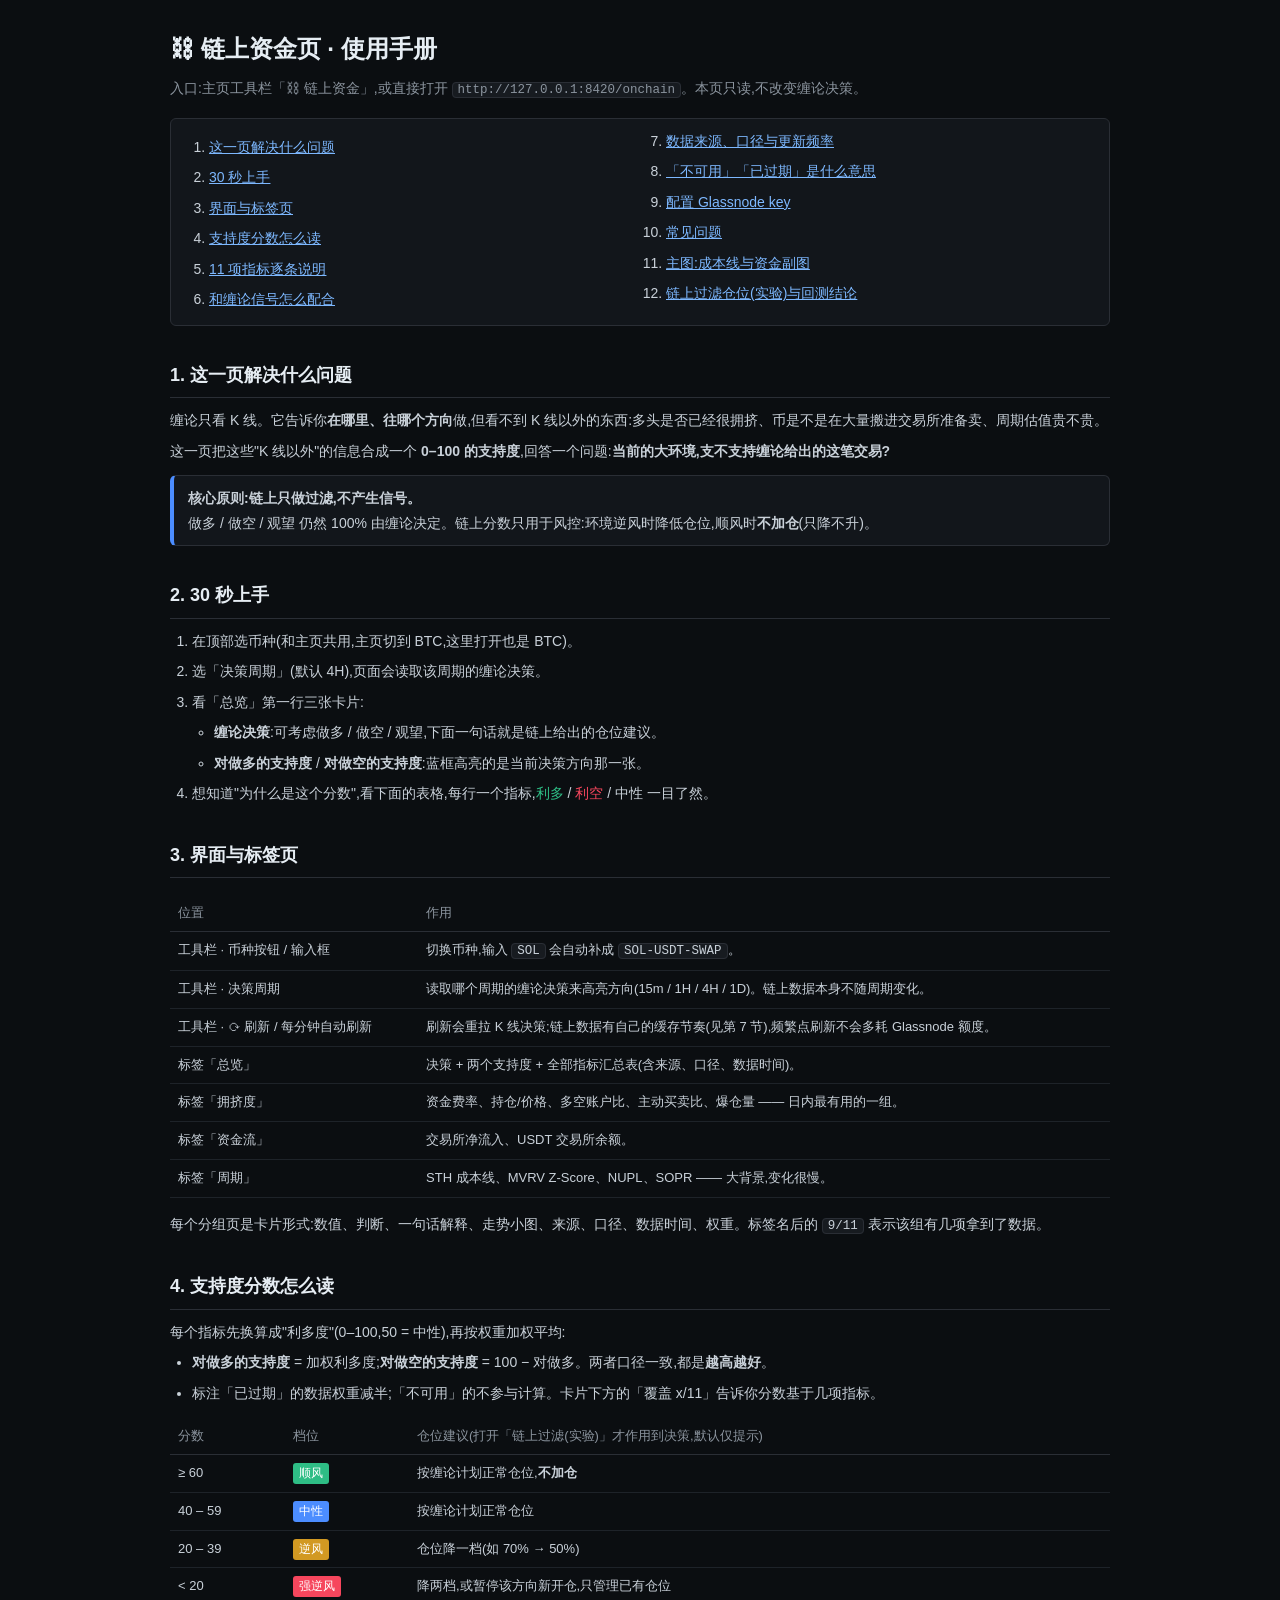
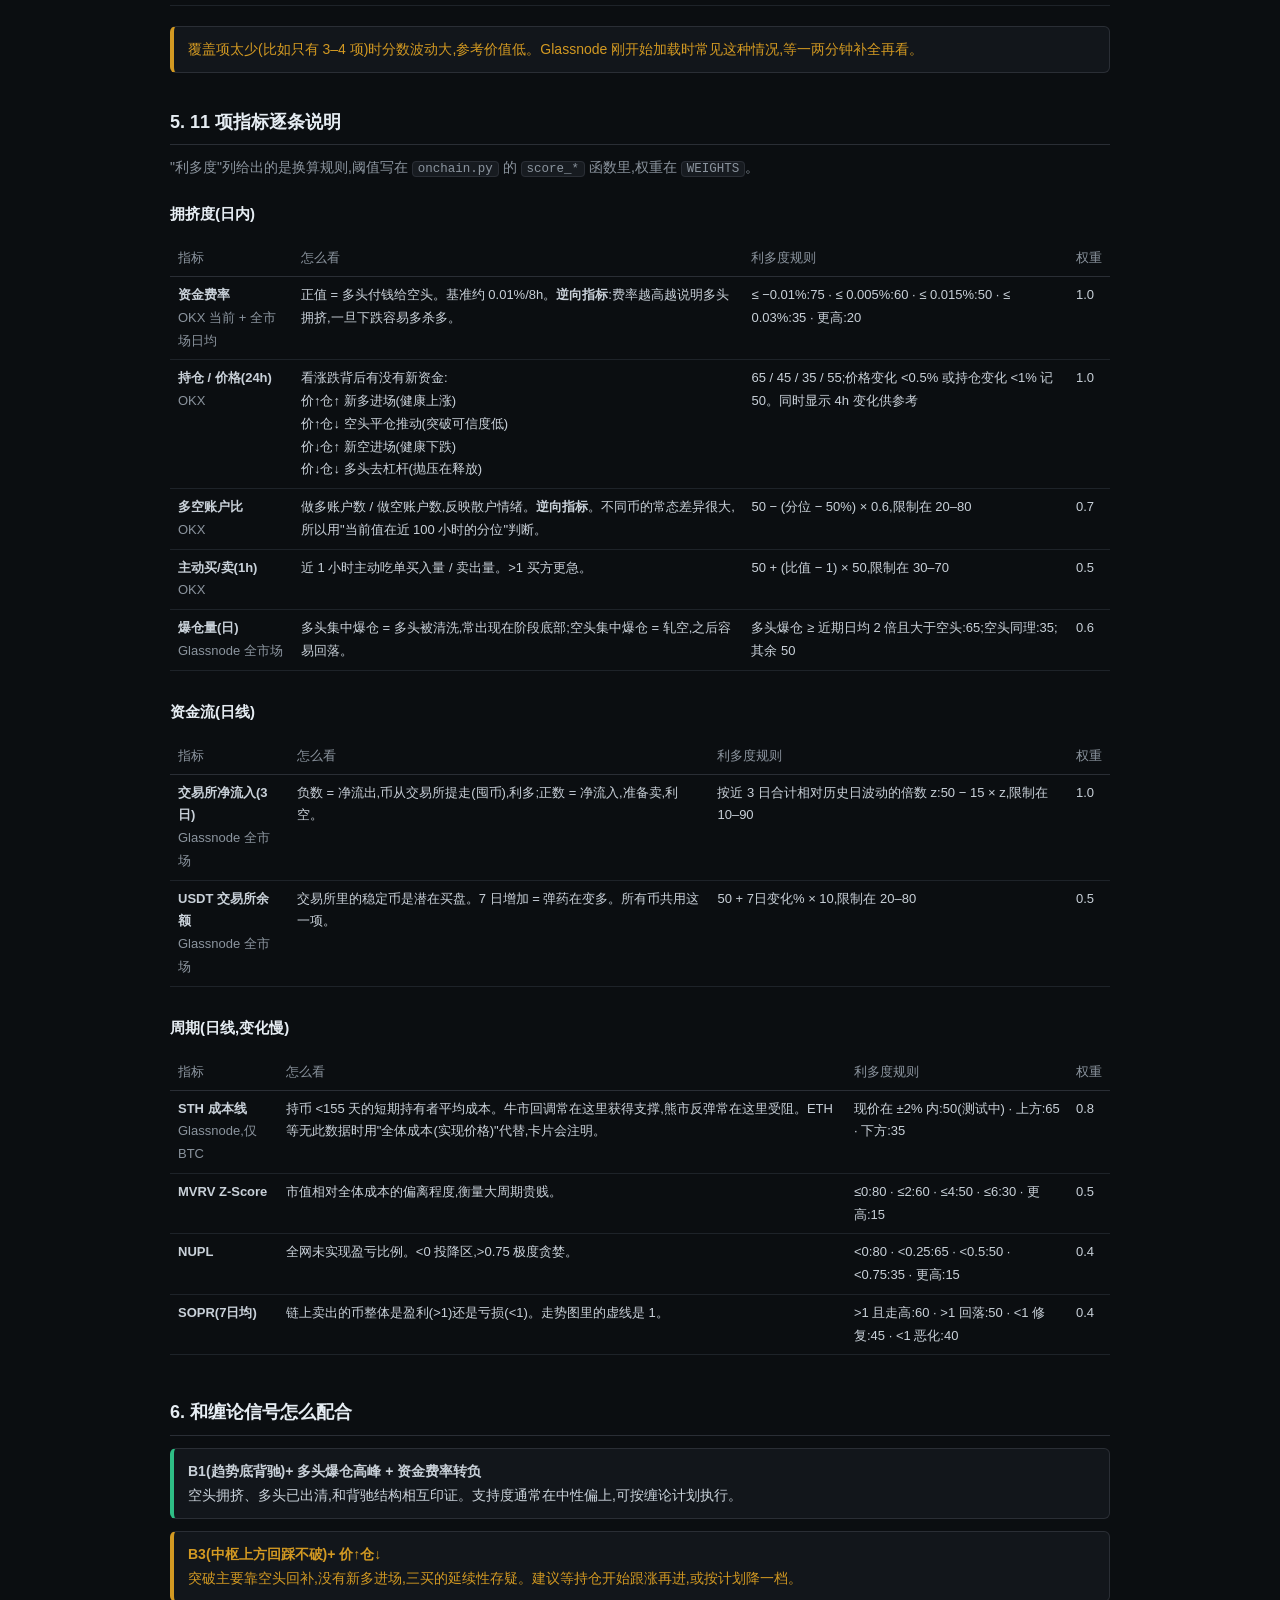
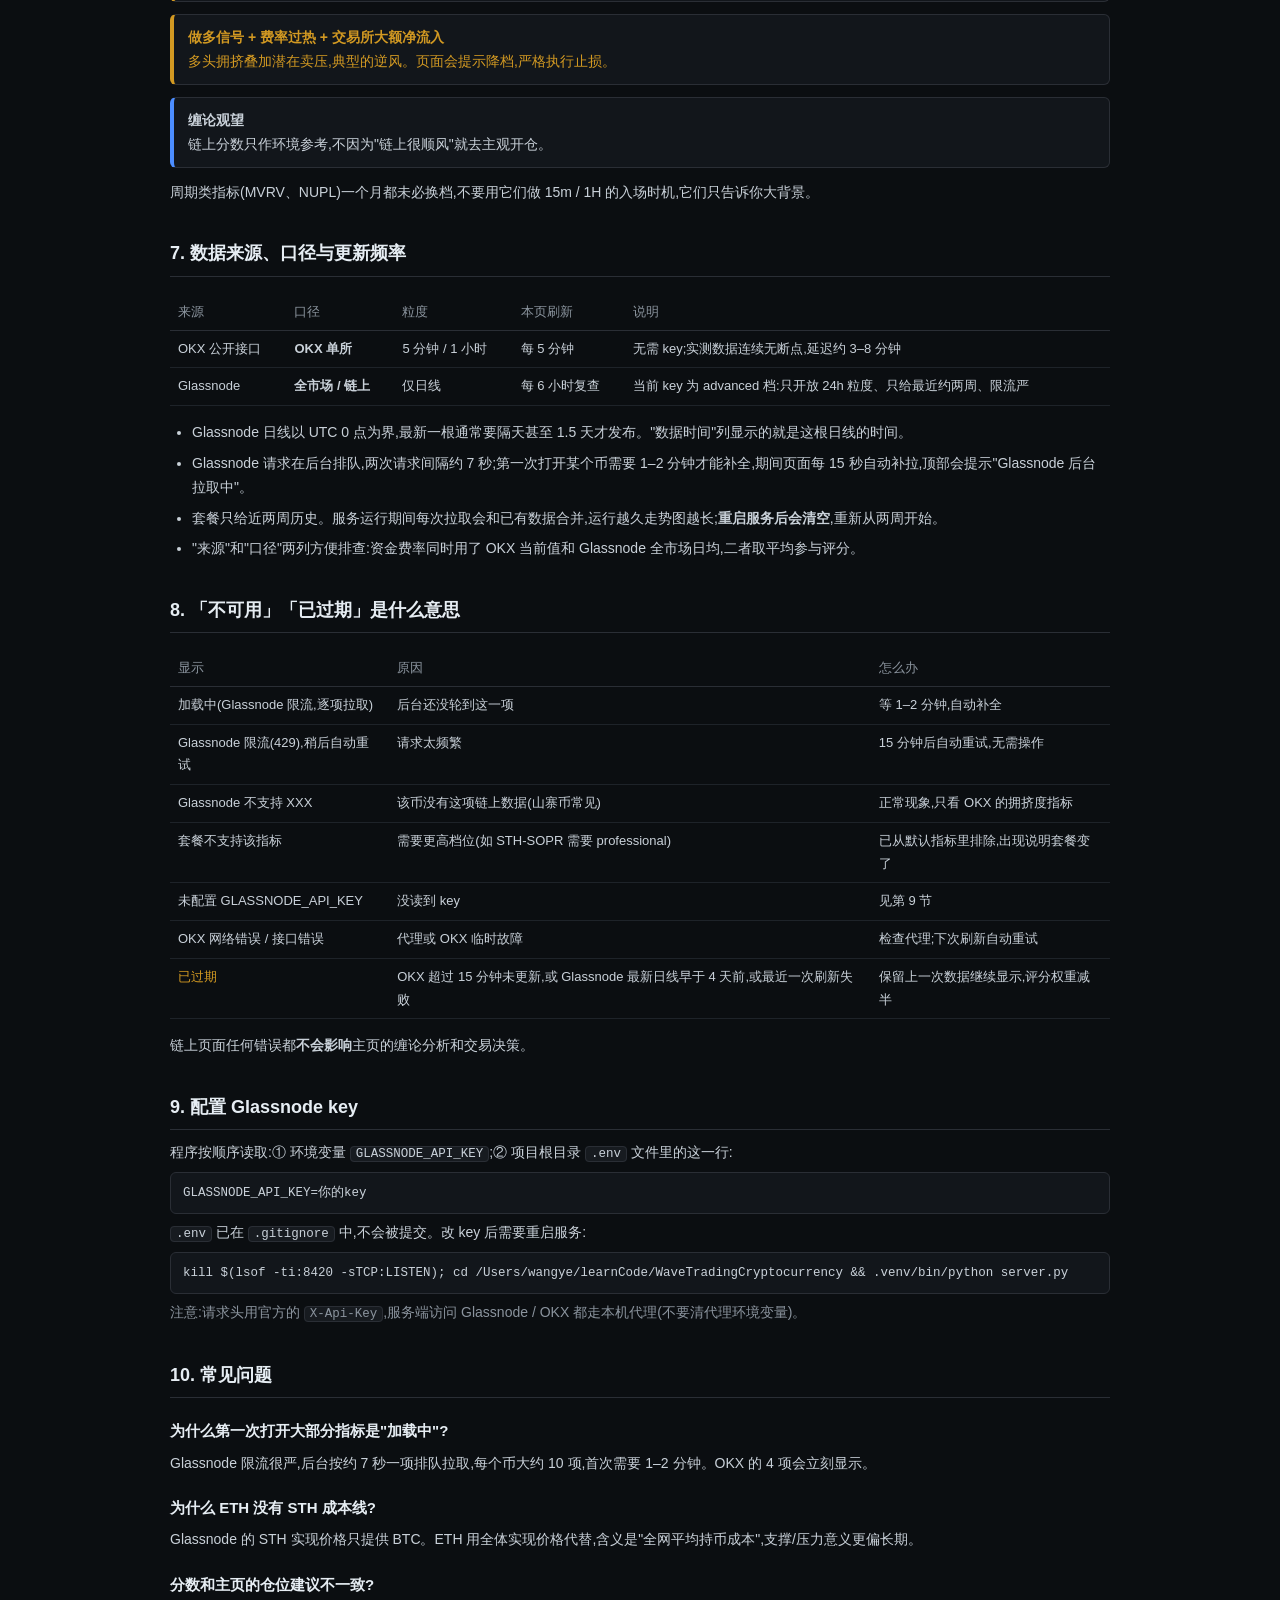
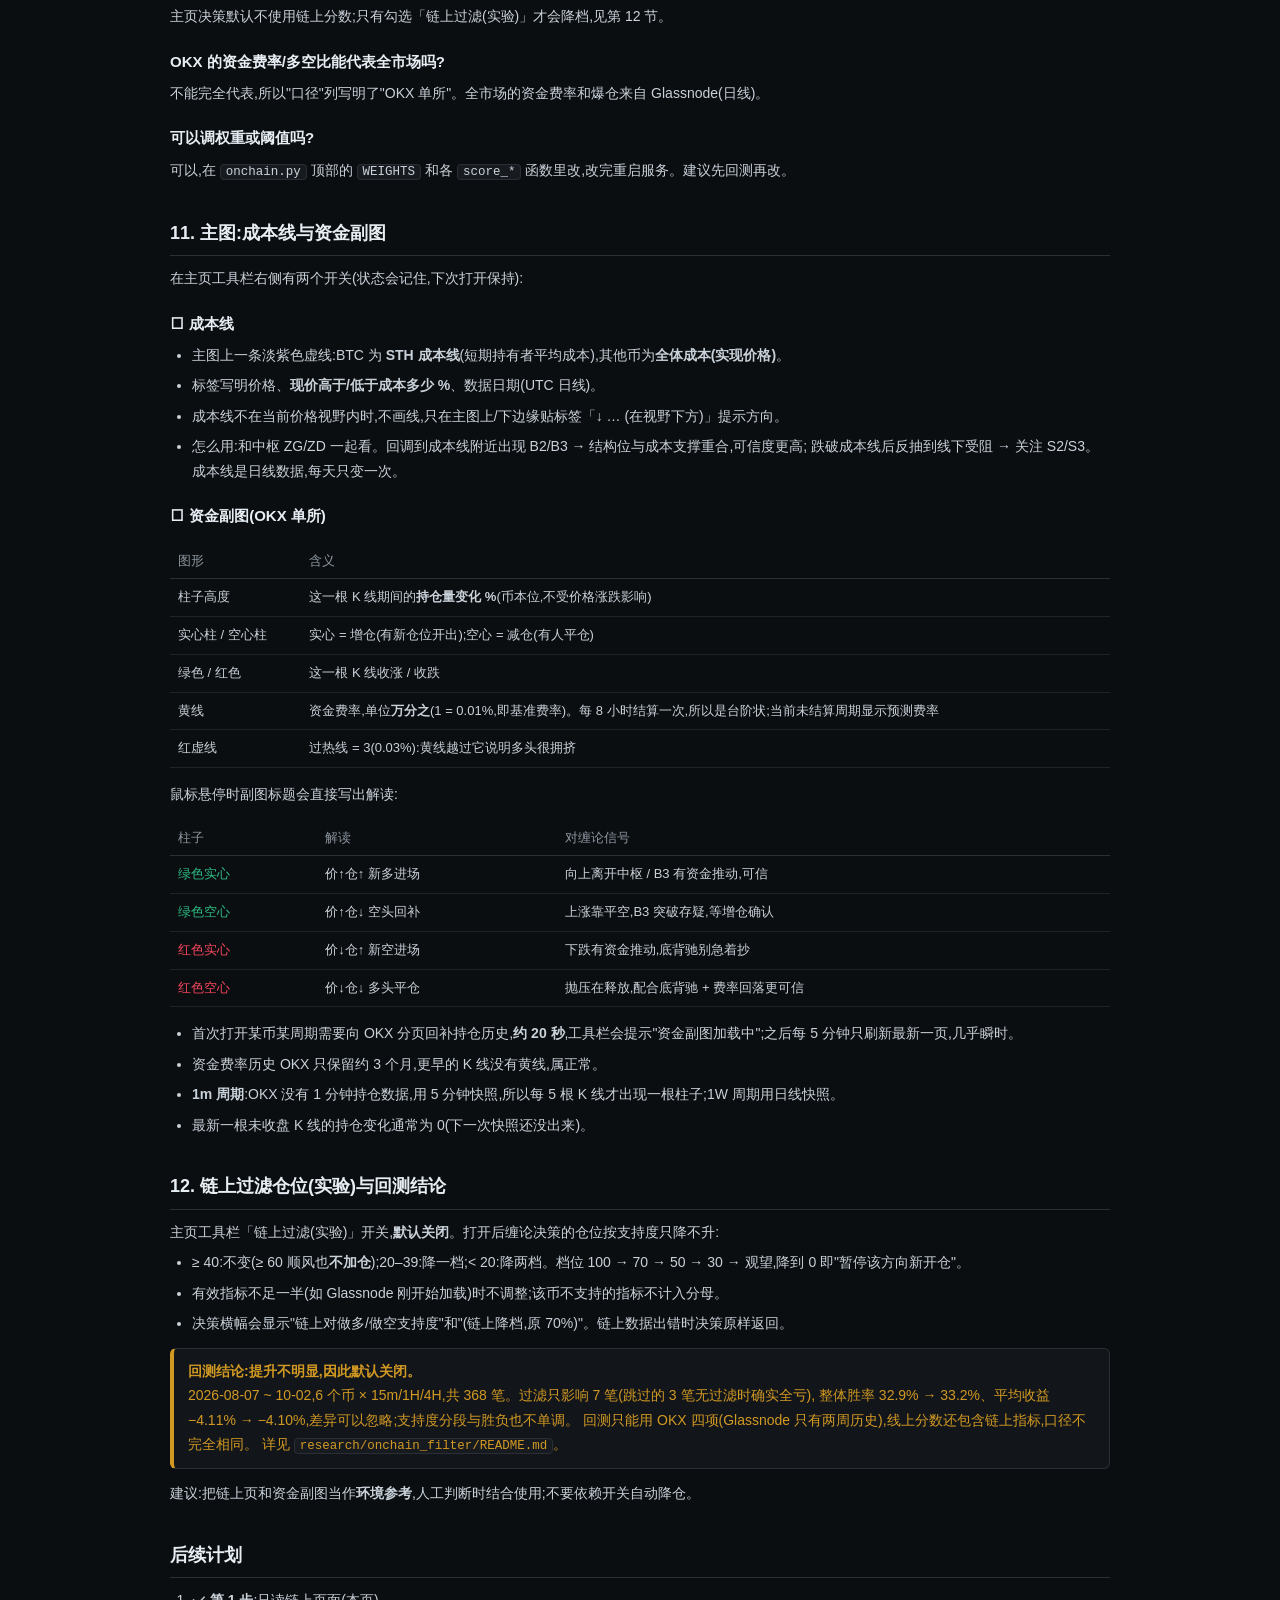
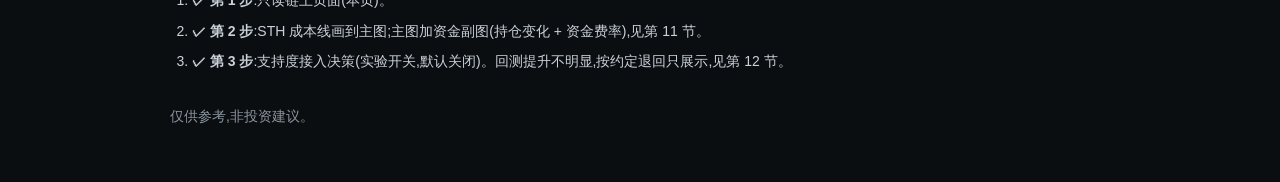
<file: static/onchain-guide.html>
<!DOCTYPE html>
<html lang="zh-CN">
<head>
<meta charset="UTF-8">
<meta name="viewport" content="width=device-width, initial-scale=1.0">
<title>链上资金页 · 使用手册</title>
<style>
  * { margin: 0; padding: 0; box-sizing: border-box; }
  body {
    background: #0b0e11; color: #c9d1d9;
    font: 14px/1.75 -apple-system, "PingFang SC", "Microsoft YaHei", sans-serif;
  }
  .wrap { max-width: 980px; margin: 0 auto; padding: 28px 20px 60px; }
  h1 { font-size: 24px; color: #e6edf3; margin-bottom: 4px; }
  h2 { font-size: 18px; color: #e6edf3; margin: 34px 0 10px; padding-bottom: 6px; border-bottom: 1px solid #2a2e35; }
  h3 { font-size: 15px; color: #e6edf3; margin: 20px 0 6px; }
  p, li { margin: 6px 0; }
  ul, ol { padding-left: 22px; }
  a { color: #7db8ff; }
  code { background: #171b20; border: 1px solid #2a2e35; border-radius: 4px; padding: 0 5px; font-size: 12.5px; }
  pre { background: #12161b; border: 1px solid #2a2e35; border-radius: 6px; padding: 10px 12px; overflow-x: auto; font-size: 12.5px; line-height: 1.6; }
  .muted { color: #8b949e; }
  .up { color: #2ebd85; } .down { color: #f6465d; } .warn { color: #d29922; } .blue { color: #7db8ff; }
  .box { background: #12161b; border: 1px solid #2a2e35; border-left: 4px solid #4c8dff; border-radius: 6px; padding: 10px 14px; margin: 12px 0; }
  .box.warn { border-left-color: #d29922; }
  .box.good { border-left-color: #2ebd85; }
  table { width: 100%; border-collapse: collapse; font-size: 13px; margin: 8px 0; }
  th { text-align: left; color: #8b949e; font-weight: 400; padding: 6px 8px; border-bottom: 1px solid #2a2e35; white-space: nowrap; }
  td { padding: 7px 8px; border-bottom: 1px solid #1e2329; vertical-align: top; }
  .tablewrap { overflow-x: auto; }
  .tag { display: inline-block; padding: 0 6px; border-radius: 3px; font-size: 12px; color: #fff; white-space: nowrap; }
  nav.toc { background: #12161b; border: 1px solid #2a2e35; border-radius: 6px; padding: 10px 16px; margin: 16px 0; }
  nav.toc ol { columns: 2; column-gap: 30px; }
  @media (max-width: 600px) { nav.toc ol { columns: 1; } .wrap { padding: 20px 16px 48px; } }
</style>
</head>
<body>
<div class="wrap">
  <h1>⛓ 链上资金页 · 使用手册</h1>
  <p class="muted">入口:主页工具栏「⛓ 链上资金」,或直接打开 <code>http://127.0.0.1:8420/onchain</code>。本页只读,不改变缠论决策。</p>

  <nav class="toc"><ol>
    <li><a href="#what">这一页解决什么问题</a></li>
    <li><a href="#quick">30 秒上手</a></li>
    <li><a href="#layout">界面与标签页</a></li>
    <li><a href="#score">支持度分数怎么读</a></li>
    <li><a href="#metrics">11 项指标逐条说明</a></li>
    <li><a href="#combo">和缠论信号怎么配合</a></li>
    <li><a href="#data">数据来源、口径与更新频率</a></li>
    <li><a href="#status">「不可用」「已过期」是什么意思</a></li>
    <li><a href="#config">配置 Glassnode key</a></li>
    <li><a href="#faq">常见问题</a></li>
    <li><a href="#chart">主图:成本线与资金副图</a></li>
    <li><a href="#filter">链上过滤仓位(实验)与回测结论</a></li>
  </ol></nav>

  <h2 id="what">1. 这一页解决什么问题</h2>
  <p>缠论只看 K 线。它告诉你<b>在哪里、往哪个方向</b>做,但看不到 K 线以外的东西:多头是否已经很拥挤、币是不是在大量搬进交易所准备卖、周期估值贵不贵。</p>
  <p>这一页把这些"K 线以外"的信息合成一个 <b>0–100 的支持度</b>,回答一个问题:<b>当前的大环境,支不支持缠论给出的这笔交易?</b></p>
  <div class="box">
    <b>核心原则:链上只做过滤,不产生信号。</b><br>
    做多 / 做空 / 观望 仍然 100% 由缠论决定。链上分数只用于风控:环境逆风时降低仓位,顺风时<b>不加仓</b>(只降不升)。
  </div>

  <h2 id="quick">2. 30 秒上手</h2>
  <ol>
    <li>在顶部选币种(和主页共用,主页切到 BTC,这里打开也是 BTC)。</li>
    <li>选「决策周期」(默认 4H),页面会读取该周期的缠论决策。</li>
    <li>看「总览」第一行三张卡片:
      <ul>
        <li><b>缠论决策</b>:可考虑做多 / 做空 / 观望,下面一句话就是链上给出的仓位建议。</li>
        <li><b>对做多的支持度</b> / <b>对做空的支持度</b>:蓝框高亮的是当前决策方向那一张。</li>
      </ul>
    </li>
    <li>想知道"为什么是这个分数",看下面的表格,每行一个指标,<span class="up">利多</span> / <span class="down">利空</span> / 中性 一目了然。</li>
  </ol>

  <h2 id="layout">3. 界面与标签页</h2>
  <div class="tablewrap"><table>
    <tr><th>位置</th><th>作用</th></tr>
    <tr><td>工具栏 · 币种按钮 / 输入框</td><td>切换币种,输入 <code>SOL</code> 会自动补成 <code>SOL-USDT-SWAP</code>。</td></tr>
    <tr><td>工具栏 · 决策周期</td><td>读取哪个周期的缠论决策来高亮方向(15m / 1H / 4H / 1D)。链上数据本身不随周期变化。</td></tr>
    <tr><td>工具栏 · ⟳ 刷新 / 每分钟自动刷新</td><td>刷新会重拉 K 线决策;链上数据有自己的缓存节奏(见第 7 节),频繁点刷新不会多耗 Glassnode 额度。</td></tr>
    <tr><td>标签「总览」</td><td>决策 + 两个支持度 + 全部指标汇总表(含来源、口径、数据时间)。</td></tr>
    <tr><td>标签「拥挤度」</td><td>资金费率、持仓/价格、多空账户比、主动买卖比、爆仓量 —— 日内最有用的一组。</td></tr>
    <tr><td>标签「资金流」</td><td>交易所净流入、USDT 交易所余额。</td></tr>
    <tr><td>标签「周期」</td><td>STH 成本线、MVRV Z-Score、NUPL、SOPR —— 大背景,变化很慢。</td></tr>
  </table></div>
  <p>每个分组页是卡片形式:数值、判断、一句话解释、走势小图、来源、口径、数据时间、权重。标签名后的 <code>9/11</code> 表示该组有几项拿到了数据。</p>

  <h2 id="score">4. 支持度分数怎么读</h2>
  <p>每个指标先换算成"利多度"(0–100,50 = 中性),再按权重加权平均:</p>
  <ul>
    <li><b>对做多的支持度</b> = 加权利多度;<b>对做空的支持度</b> = 100 − 对做多。两者口径一致,都是<b>越高越好</b>。</li>
    <li>标注「已过期」的数据权重减半;「不可用」的不参与计算。卡片下方的「覆盖 x/11」告诉你分数基于几项指标。</li>
  </ul>
  <div class="tablewrap"><table>
    <tr><th>分数</th><th>档位</th><th>仓位建议(打开「链上过滤(实验)」才作用到决策,默认仅提示)</th></tr>
    <tr><td>≥ 60</td><td><span class="tag" style="background:#2ebd85">顺风</span></td><td>按缠论计划正常仓位,<b>不加仓</b></td></tr>
    <tr><td>40 – 59</td><td><span class="tag" style="background:#4c8dff">中性</span></td><td>按缠论计划正常仓位</td></tr>
    <tr><td>20 – 39</td><td><span class="tag" style="background:#d29922">逆风</span></td><td>仓位降一档(如 70% → 50%)</td></tr>
    <tr><td>&lt; 20</td><td><span class="tag" style="background:#f6465d">强逆风</span></td><td>降两档,或暂停该方向新开仓,只管理已有仓位</td></tr>
  </table></div>
  <div class="box warn">覆盖项太少(比如只有 3–4 项)时分数波动大,参考价值低。Glassnode 刚开始加载时常见这种情况,等一两分钟补全再看。</div>

  <h2 id="metrics">5. 11 项指标逐条说明</h2>
  <p class="muted">"利多度"列给出的是换算规则,阈值写在 <code>onchain.py</code> 的 <code>score_*</code> 函数里,权重在 <code>WEIGHTS</code>。</p>

  <h3>拥挤度(日内)</h3>
  <div class="tablewrap"><table>
    <tr><th>指标</th><th>怎么看</th><th>利多度规则</th><th>权重</th></tr>
    <tr><td><b>资金费率</b><br><span class="muted">OKX 当前 + 全市场日均</span></td>
      <td>正值 = 多头付钱给空头。基准约 0.01%/8h。<b>逆向指标</b>:费率越高越说明多头拥挤,一旦下跌容易多杀多。</td>
      <td>≤ −0.01%:75 · ≤ 0.005%:60 · ≤ 0.015%:50 · ≤ 0.03%:35 · 更高:20</td><td>1.0</td></tr>
    <tr><td><b>持仓 / 价格(24h)</b><br><span class="muted">OKX</span></td>
      <td>看涨跌背后有没有新资金:<br>价↑仓↑ 新多进场(健康上涨)<br>价↑仓↓ 空头平仓推动(突破可信度低)<br>价↓仓↑ 新空进场(健康下跌)<br>价↓仓↓ 多头去杠杆(抛压在释放)</td>
      <td>65 / 45 / 35 / 55;价格变化 &lt;0.5% 或持仓变化 &lt;1% 记 50。同时显示 4h 变化供参考</td><td>1.0</td></tr>
    <tr><td><b>多空账户比</b><br><span class="muted">OKX</span></td>
      <td>做多账户数 / 做空账户数,反映散户情绪。<b>逆向指标</b>。不同币的常态差异很大,所以用"当前值在近 100 小时的分位"判断。</td>
      <td>50 − (分位 − 50%) × 0.6,限制在 20–80</td><td>0.7</td></tr>
    <tr><td><b>主动买/卖(1h)</b><br><span class="muted">OKX</span></td>
      <td>近 1 小时主动吃单买入量 / 卖出量。&gt;1 买方更急。</td>
      <td>50 + (比值 − 1) × 50,限制在 30–70</td><td>0.5</td></tr>
    <tr><td><b>爆仓量(日)</b><br><span class="muted">Glassnode 全市场</span></td>
      <td>多头集中爆仓 = 多头被清洗,常出现在阶段底部;空头集中爆仓 = 轧空,之后容易回落。</td>
      <td>多头爆仓 ≥ 近期日均 2 倍且大于空头:65;空头同理:35;其余 50</td><td>0.6</td></tr>
  </table></div>

  <h3>资金流(日线)</h3>
  <div class="tablewrap"><table>
    <tr><th>指标</th><th>怎么看</th><th>利多度规则</th><th>权重</th></tr>
    <tr><td><b>交易所净流入(3日)</b><br><span class="muted">Glassnode 全市场</span></td>
      <td>负数 = 净流出,币从交易所提走(囤币),利多;正数 = 净流入,准备卖,利空。</td>
      <td>按近 3 日合计相对历史日波动的倍数 z:50 − 15 × z,限制在 10–90</td><td>1.0</td></tr>
    <tr><td><b>USDT 交易所余额</b><br><span class="muted">Glassnode 全市场</span></td>
      <td>交易所里的稳定币是潜在买盘。7 日增加 = 弹药在变多。所有币共用这一项。</td>
      <td>50 + 7日变化% × 10,限制在 20–80</td><td>0.5</td></tr>
  </table></div>

  <h3>周期(日线,变化慢)</h3>
  <div class="tablewrap"><table>
    <tr><th>指标</th><th>怎么看</th><th>利多度规则</th><th>权重</th></tr>
    <tr><td><b>STH 成本线</b><br><span class="muted">Glassnode,仅 BTC</span></td>
      <td>持币 &lt;155 天的短期持有者平均成本。牛市回调常在这里获得支撑,熊市反弹常在这里受阻。ETH 等无此数据时用"全体成本(实现价格)"代替,卡片会注明。</td>
      <td>现价在 ±2% 内:50(测试中) · 上方:65 · 下方:35</td><td>0.8</td></tr>
    <tr><td><b>MVRV Z-Score</b></td>
      <td>市值相对全体成本的偏离程度,衡量大周期贵贱。</td>
      <td>≤0:80 · ≤2:60 · ≤4:50 · ≤6:30 · 更高:15</td><td>0.5</td></tr>
    <tr><td><b>NUPL</b></td>
      <td>全网未实现盈亏比例。&lt;0 投降区,&gt;0.75 极度贪婪。</td>
      <td>&lt;0:80 · &lt;0.25:65 · &lt;0.5:50 · &lt;0.75:35 · 更高:15</td><td>0.4</td></tr>
    <tr><td><b>SOPR(7日均)</b></td>
      <td>链上卖出的币整体是盈利(&gt;1)还是亏损(&lt;1)。走势图里的虚线是 1。</td>
      <td>&gt;1 且走高:60 · &gt;1 回落:50 · &lt;1 修复:45 · &lt;1 恶化:40</td><td>0.4</td></tr>
  </table></div>

  <h2 id="combo">6. 和缠论信号怎么配合</h2>
  <div class="box good"><b>B1(趋势底背驰)+ 多头爆仓高峰 + 资金费率转负</b><br>
    空头拥挤、多头已出清,和背驰结构相互印证。支持度通常在中性偏上,可按缠论计划执行。</div>
  <div class="box warn"><b>B3(中枢上方回踩不破)+ 价↑仓↓</b><br>
    突破主要靠空头回补,没有新多进场,三买的延续性存疑。建议等持仓开始跟涨再进,或按计划降一档。</div>
  <div class="box warn"><b>做多信号 + 费率过热 + 交易所大额净流入</b><br>
    多头拥挤叠加潜在卖压,典型的逆风。页面会提示降档,严格执行止损。</div>
  <div class="box"><b>缠论观望</b><br>
    链上分数只作环境参考,不因为"链上很顺风"就去主观开仓。</div>
  <p>周期类指标(MVRV、NUPL)一个月都未必换档,不要用它们做 15m / 1H 的入场时机,它们只告诉你大背景。</p>

  <h2 id="data">7. 数据来源、口径与更新频率</h2>
  <div class="tablewrap"><table>
    <tr><th>来源</th><th>口径</th><th>粒度</th><th>本页刷新</th><th>说明</th></tr>
    <tr><td>OKX 公开接口</td><td><b>OKX 单所</b></td><td>5 分钟 / 1 小时</td><td>每 5 分钟</td><td>无需 key;实测数据连续无断点,延迟约 3–8 分钟</td></tr>
    <tr><td>Glassnode</td><td><b>全市场 / 链上</b></td><td>仅日线</td><td>每 6 小时复查</td><td>当前 key 为 advanced 档:只开放 24h 粒度、只给最近约两周、限流严</td></tr>
  </table></div>
  <ul>
    <li>Glassnode 日线以 UTC 0 点为界,最新一根通常要隔天甚至 1.5 天才发布。"数据时间"列显示的就是这根日线的时间。</li>
    <li>Glassnode 请求在后台排队,两次请求间隔约 7 秒;第一次打开某个币需要 1–2 分钟才能补全,期间页面每 15 秒自动补拉,顶部会提示"Glassnode 后台拉取中"。</li>
    <li>套餐只给近两周历史。服务运行期间每次拉取会和已有数据合并,运行越久走势图越长;<b>重启服务后会清空</b>,重新从两周开始。</li>
    <li>"来源"和"口径"两列方便排查:资金费率同时用了 OKX 当前值和 Glassnode 全市场日均,二者取平均参与评分。</li>
  </ul>

  <h2 id="status">8. 「不可用」「已过期」是什么意思</h2>
  <div class="tablewrap"><table>
    <tr><th>显示</th><th>原因</th><th>怎么办</th></tr>
    <tr><td>加载中(Glassnode 限流,逐项拉取)</td><td>后台还没轮到这一项</td><td>等 1–2 分钟,自动补全</td></tr>
    <tr><td>Glassnode 限流(429),稍后自动重试</td><td>请求太频繁</td><td>15 分钟后自动重试,无需操作</td></tr>
    <tr><td>Glassnode 不支持 XXX</td><td>该币没有这项链上数据(山寨币常见)</td><td>正常现象,只看 OKX 的拥挤度指标</td></tr>
    <tr><td>套餐不支持该指标</td><td>需要更高档位(如 STH-SOPR 需要 professional)</td><td>已从默认指标里排除,出现说明套餐变了</td></tr>
    <tr><td>未配置 GLASSNODE_API_KEY</td><td>没读到 key</td><td>见第 9 节</td></tr>
    <tr><td>OKX 网络错误 / 接口错误</td><td>代理或 OKX 临时故障</td><td>检查代理;下次刷新自动重试</td></tr>
    <tr><td><span class="warn">已过期</span></td><td>OKX 超过 15 分钟未更新,或 Glassnode 最新日线早于 4 天前,或最近一次刷新失败</td><td>保留上一次数据继续显示,评分权重减半</td></tr>
  </table></div>
  <p>链上页面任何错误都<b>不会影响</b>主页的缠论分析和交易决策。</p>

  <h2 id="config">9. 配置 Glassnode key</h2>
  <p>程序按顺序读取:① 环境变量 <code>GLASSNODE_API_KEY</code>;② 项目根目录 <code>.env</code> 文件里的这一行:</p>
  <pre>GLASSNODE_API_KEY=你的key</pre>
  <p><code>.env</code> 已在 <code>.gitignore</code> 中,不会被提交。改 key 后需要重启服务:</p>
  <pre>kill $(lsof -ti:8420 -sTCP:LISTEN); cd /Users/wangye/learnCode/WaveTradingCryptocurrency && .venv/bin/python server.py</pre>
  <p class="muted">注意:请求头用官方的 <code>X-Api-Key</code>,服务端访问 Glassnode / OKX 都走本机代理(不要清代理环境变量)。</p>

  <h2 id="faq">10. 常见问题</h2>
  <h3>为什么第一次打开大部分指标是"加载中"?</h3>
  <p>Glassnode 限流很严,后台按约 7 秒一项排队拉取,每个币大约 10 项,首次需要 1–2 分钟。OKX 的 4 项会立刻显示。</p>
  <h3>为什么 ETH 没有 STH 成本线?</h3>
  <p>Glassnode 的 STH 实现价格只提供 BTC。ETH 用全体实现价格代替,含义是"全网平均持币成本",支撑/压力意义更偏长期。</p>
  <h3>分数和主页的仓位建议不一致?</h3>
  <p>主页决策默认不使用链上分数;只有勾选「链上过滤(实验)」才会降档,见第 12 节。</p>
  <h3>OKX 的资金费率/多空比能代表全市场吗?</h3>
  <p>不能完全代表,所以"口径"列写明了"OKX 单所"。全市场的资金费率和爆仓来自 Glassnode(日线)。</p>
  <h3>可以调权重或阈值吗?</h3>
  <p>可以,在 <code>onchain.py</code> 顶部的 <code>WEIGHTS</code> 和各 <code>score_*</code> 函数里改,改完重启服务。建议先回测再改。</p>

  <h2 id="chart">11. 主图:成本线与资金副图</h2>
  <p>在主页工具栏右侧有两个开关(状态会记住,下次打开保持):</p>
  <h3>☐ 成本线</h3>
  <ul>
    <li>主图上一条淡紫色虚线:BTC 为 <b>STH 成本线</b>(短期持有者平均成本),其他币为<b>全体成本(实现价格)</b>。</li>
    <li>标签写明价格、<b>现价高于/低于成本多少 %</b>、数据日期(UTC 日线)。</li>
    <li>成本线不在当前价格视野内时,不画线,只在主图上/下边缘贴标签「↓ … (在视野下方)」提示方向。</li>
    <li>怎么用:和中枢 ZG/ZD 一起看。回调到成本线附近出现 B2/B3 → 结构位与成本支撑重合,可信度更高;
      跌破成本线后反抽到线下受阻 → 关注 S2/S3。成本线是日线数据,每天只变一次。</li>
  </ul>
  <h3>☐ 资金副图(OKX 单所)</h3>
  <div class="tablewrap"><table>
    <tr><th>图形</th><th>含义</th></tr>
    <tr><td>柱子高度</td><td>这一根 K 线期间的<b>持仓量变化 %</b>(币本位,不受价格涨跌影响)</td></tr>
    <tr><td>实心柱 / 空心柱</td><td>实心 = 增仓(有新仓位开出);空心 = 减仓(有人平仓)</td></tr>
    <tr><td>绿色 / 红色</td><td>这一根 K 线收涨 / 收跌</td></tr>
    <tr><td>黄线</td><td>资金费率,单位<b>万分之</b>(1 = 0.01%,即基准费率)。每 8 小时结算一次,所以是台阶状;当前未结算周期显示预测费率</td></tr>
    <tr><td>红虚线</td><td>过热线 = 3(0.03%):黄线越过它说明多头很拥挤</td></tr>
  </table></div>
  <p>鼠标悬停时副图标题会直接写出解读:</p>
  <div class="tablewrap"><table>
    <tr><th>柱子</th><th>解读</th><th>对缠论信号</th></tr>
    <tr><td><span class="up">绿色实心</span></td><td>价↑仓↑ 新多进场</td><td>向上离开中枢 / B3 有资金推动,可信</td></tr>
    <tr><td><span class="up">绿色空心</span></td><td>价↑仓↓ 空头回补</td><td>上涨靠平空,B3 突破存疑,等增仓确认</td></tr>
    <tr><td><span class="down">红色实心</span></td><td>价↓仓↑ 新空进场</td><td>下跌有资金推动,底背驰别急着抄</td></tr>
    <tr><td><span class="down">红色空心</span></td><td>价↓仓↓ 多头平仓</td><td>抛压在释放,配合底背驰 + 费率回落更可信</td></tr>
  </table></div>
  <ul>
    <li>首次打开某币某周期需要向 OKX 分页回补持仓历史,<b>约 20 秒</b>,工具栏会提示"资金副图加载中";之后每 5 分钟只刷新最新一页,几乎瞬时。</li>
    <li>资金费率历史 OKX 只保留约 3 个月,更早的 K 线没有黄线,属正常。</li>
    <li><b>1m 周期</b>:OKX 没有 1 分钟持仓数据,用 5 分钟快照,所以每 5 根 K 线才出现一根柱子;1W 周期用日线快照。</li>
    <li>最新一根未收盘 K 线的持仓变化通常为 0(下一次快照还没出来)。</li>
  </ul>

  <h2 id="filter">12. 链上过滤仓位(实验)与回测结论</h2>
  <p>主页工具栏「链上过滤(实验)」开关,<b>默认关闭</b>。打开后缠论决策的仓位按支持度只降不升:</p>
  <ul>
    <li>≥ 40:不变(≥ 60 顺风也<b>不加仓</b>);20–39:降一档;&lt; 20:降两档。档位 100 → 70 → 50 → 30 → 观望,降到 0 即"暂停该方向新开仓"。</li>
    <li>有效指标不足一半(如 Glassnode 刚开始加载)时不调整;该币不支持的指标不计入分母。</li>
    <li>决策横幅会显示"链上对做多/做空支持度"和"(链上降档,原 70%)"。链上数据出错时决策原样返回。</li>
  </ul>
  <div class="box warn"><b>回测结论:提升不明显,因此默认关闭。</b><br>
    2026-08-07 ~ 10-02,6 个币 × 15m/1H/4H,共 368 笔。过滤只影响 7 笔(跳过的 3 笔无过滤时确实全亏),
    整体胜率 32.9% → 33.2%、平均收益 −4.11% → −4.10%,差异可以忽略;支持度分段与胜负也不单调。
    回测只能用 OKX 四项(Glassnode 只有两周历史),线上分数还包含链上指标,口径不完全相同。
    详见 <code>research/onchain_filter/README.md</code>。</div>
  <p>建议:把链上页和资金副图当作<b>环境参考</b>,人工判断时结合使用;不要依赖开关自动降仓。</p>

  <h2>后续计划</h2>
  <ol>
    <li><b>✓ 第 1 步</b>:只读链上页面(本页)。</li>
    <li><b>✓ 第 2 步</b>:STH 成本线画到主图;主图加资金副图(持仓变化 + 资金费率),见第 11 节。</li>
    <li><b>✓ 第 3 步</b>:支持度接入决策(实验开关,默认关闭)。回测提升不明显,按约定退回只展示,见第 12 节。</li>
  </ol>
  <p class="muted" style="margin-top:30px">仅供参考,非投资建议。</p>
</div>
</body>
</html>
</file>
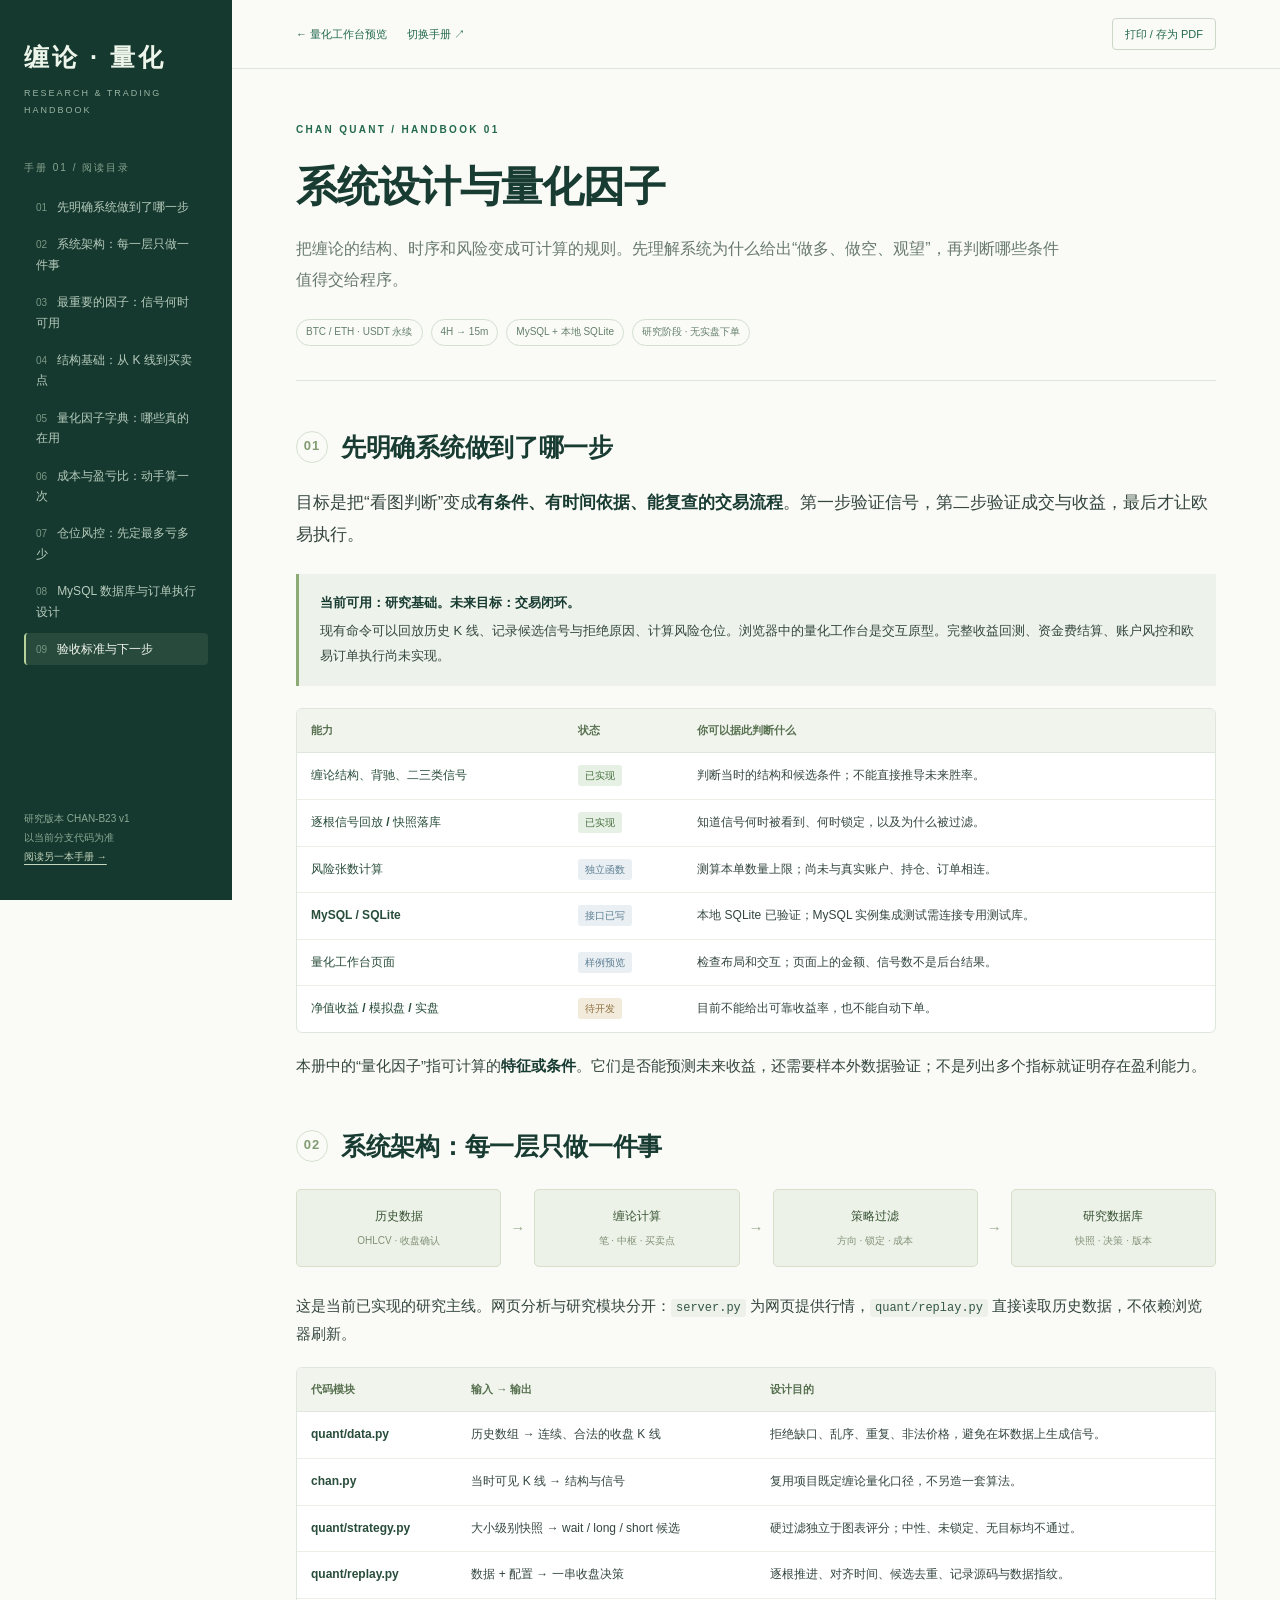
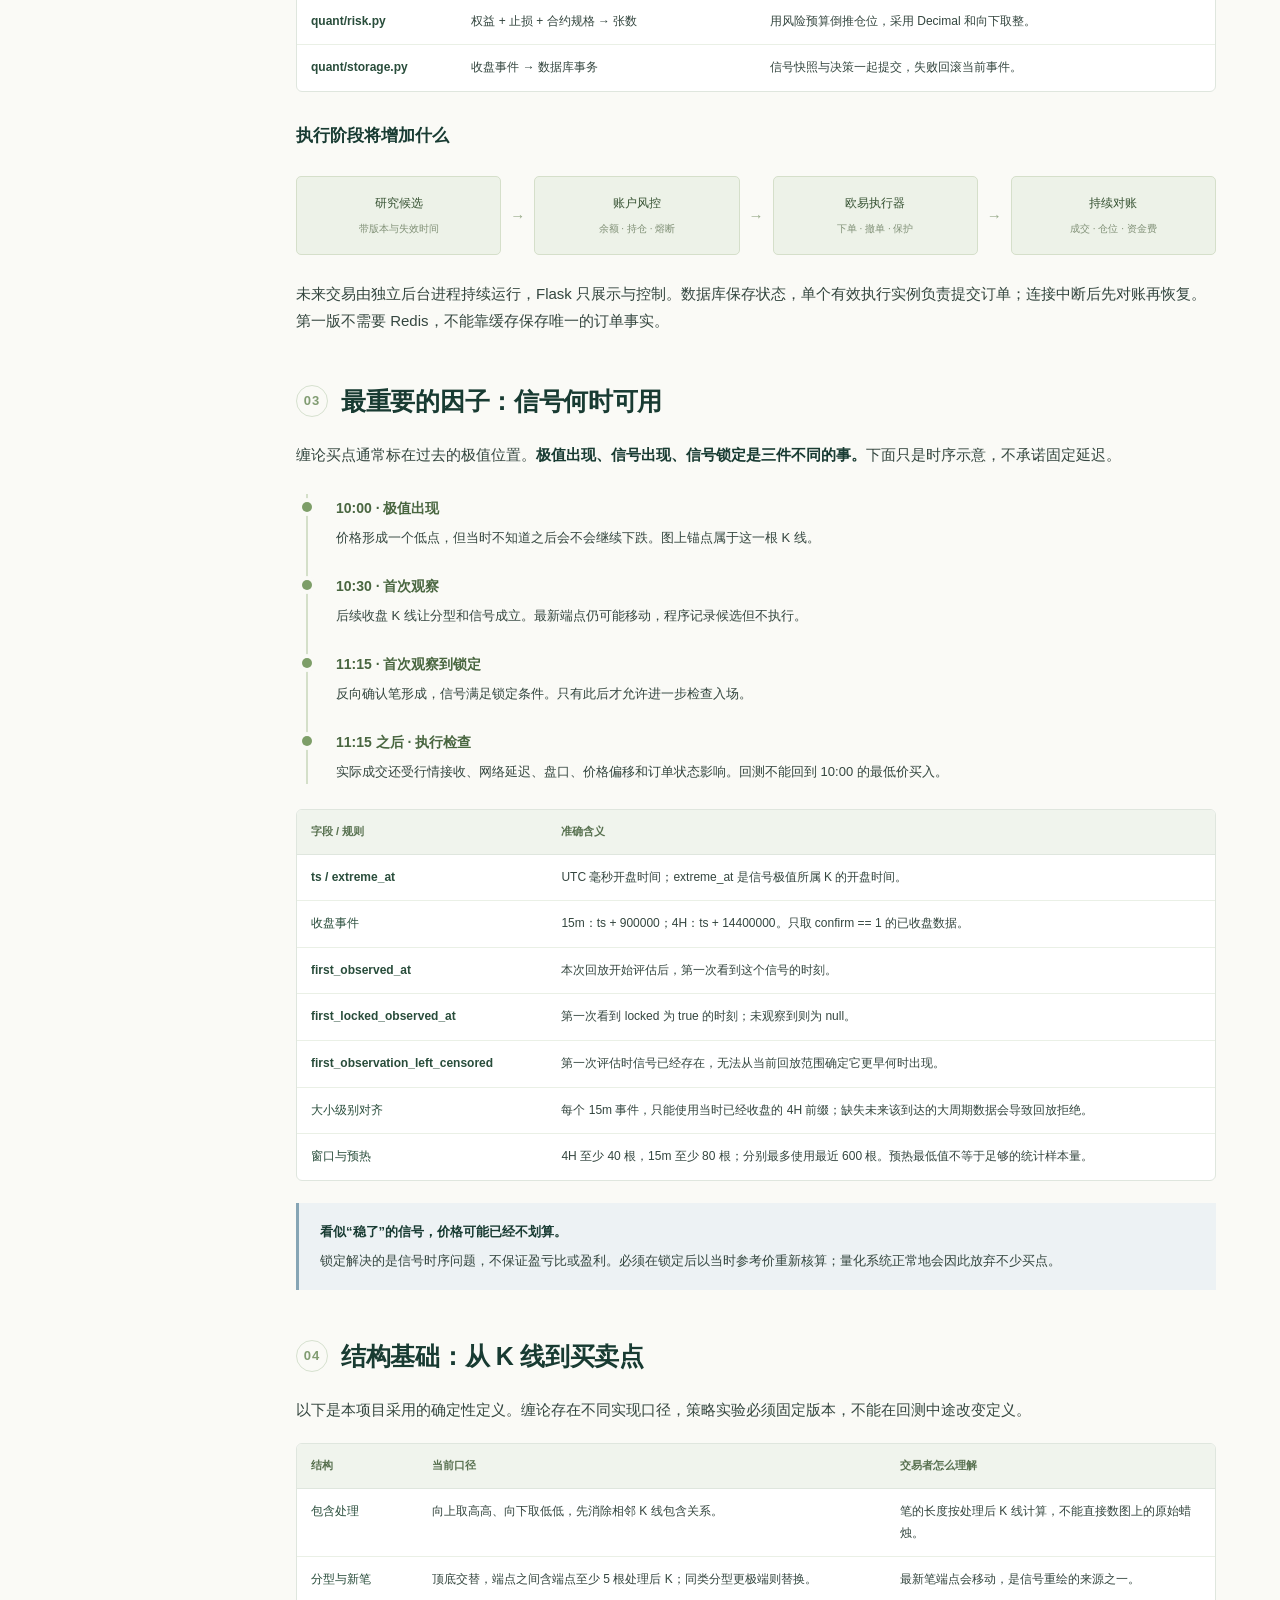
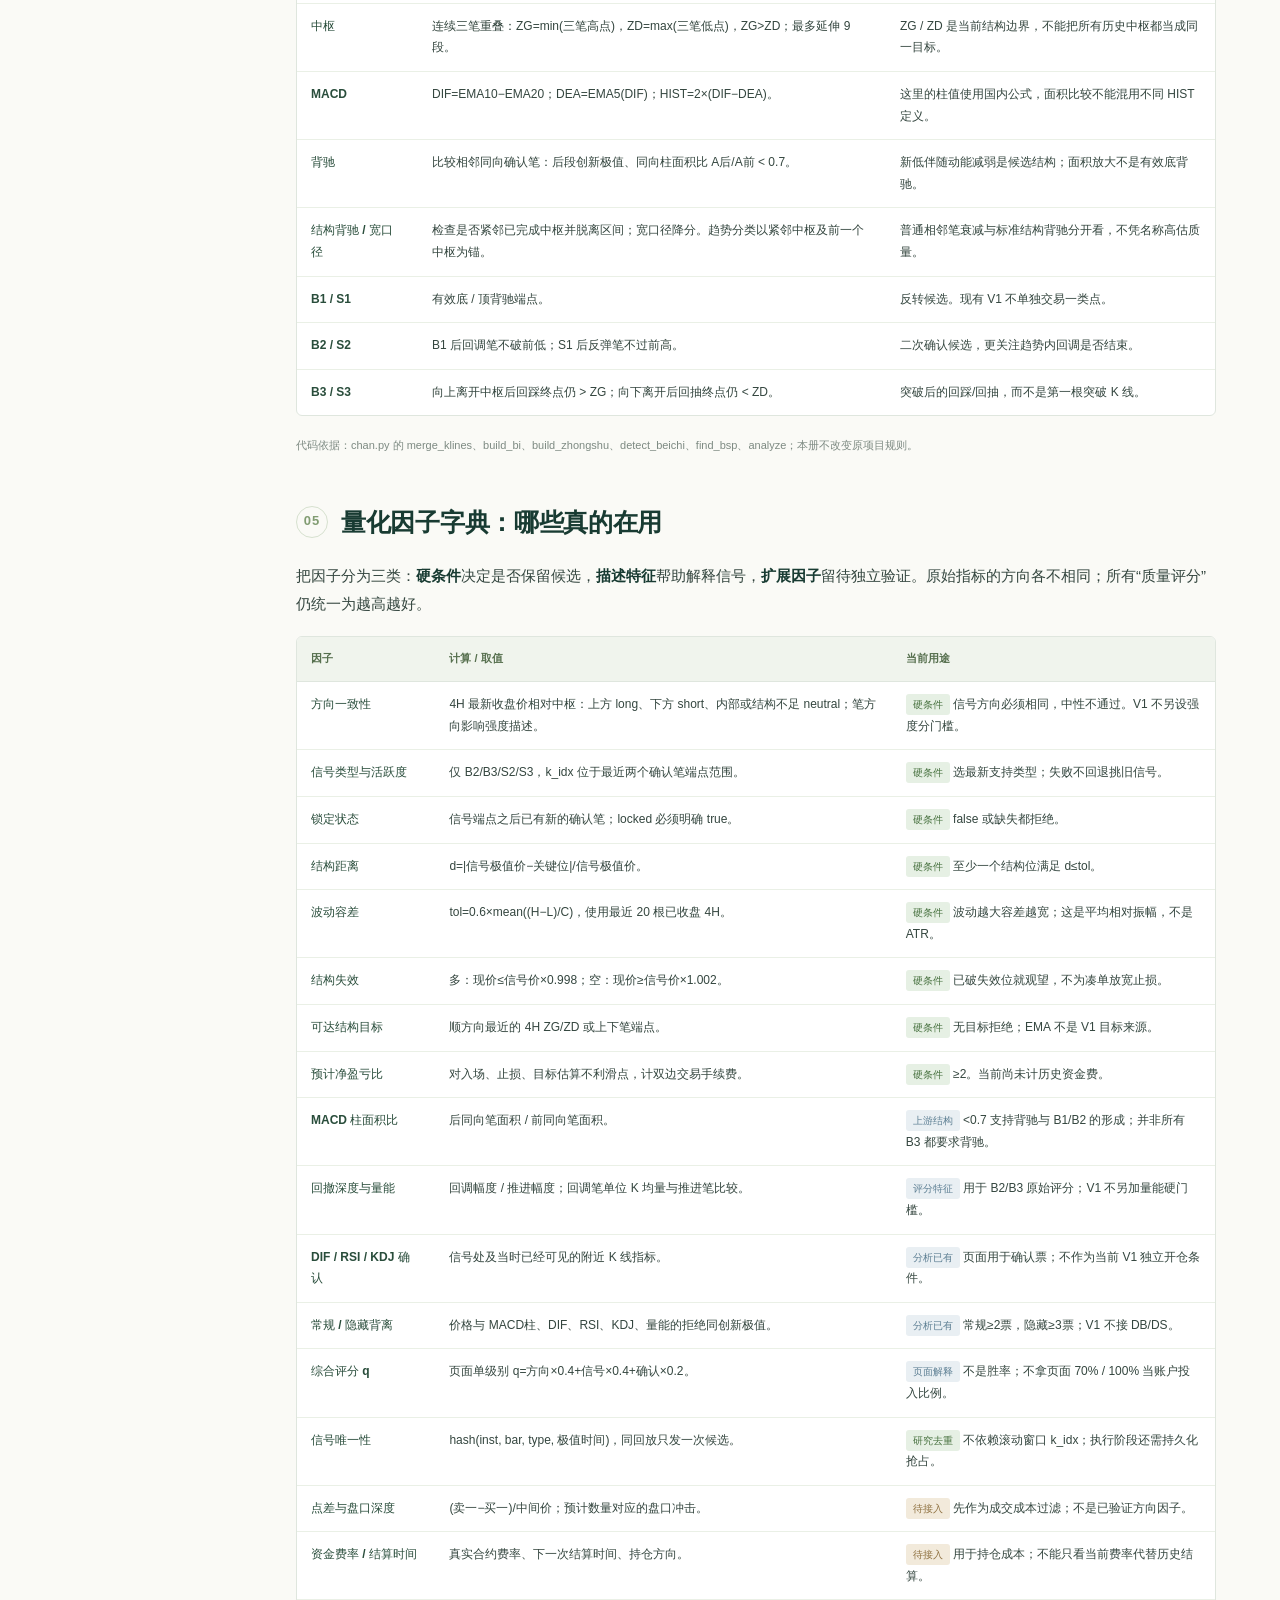
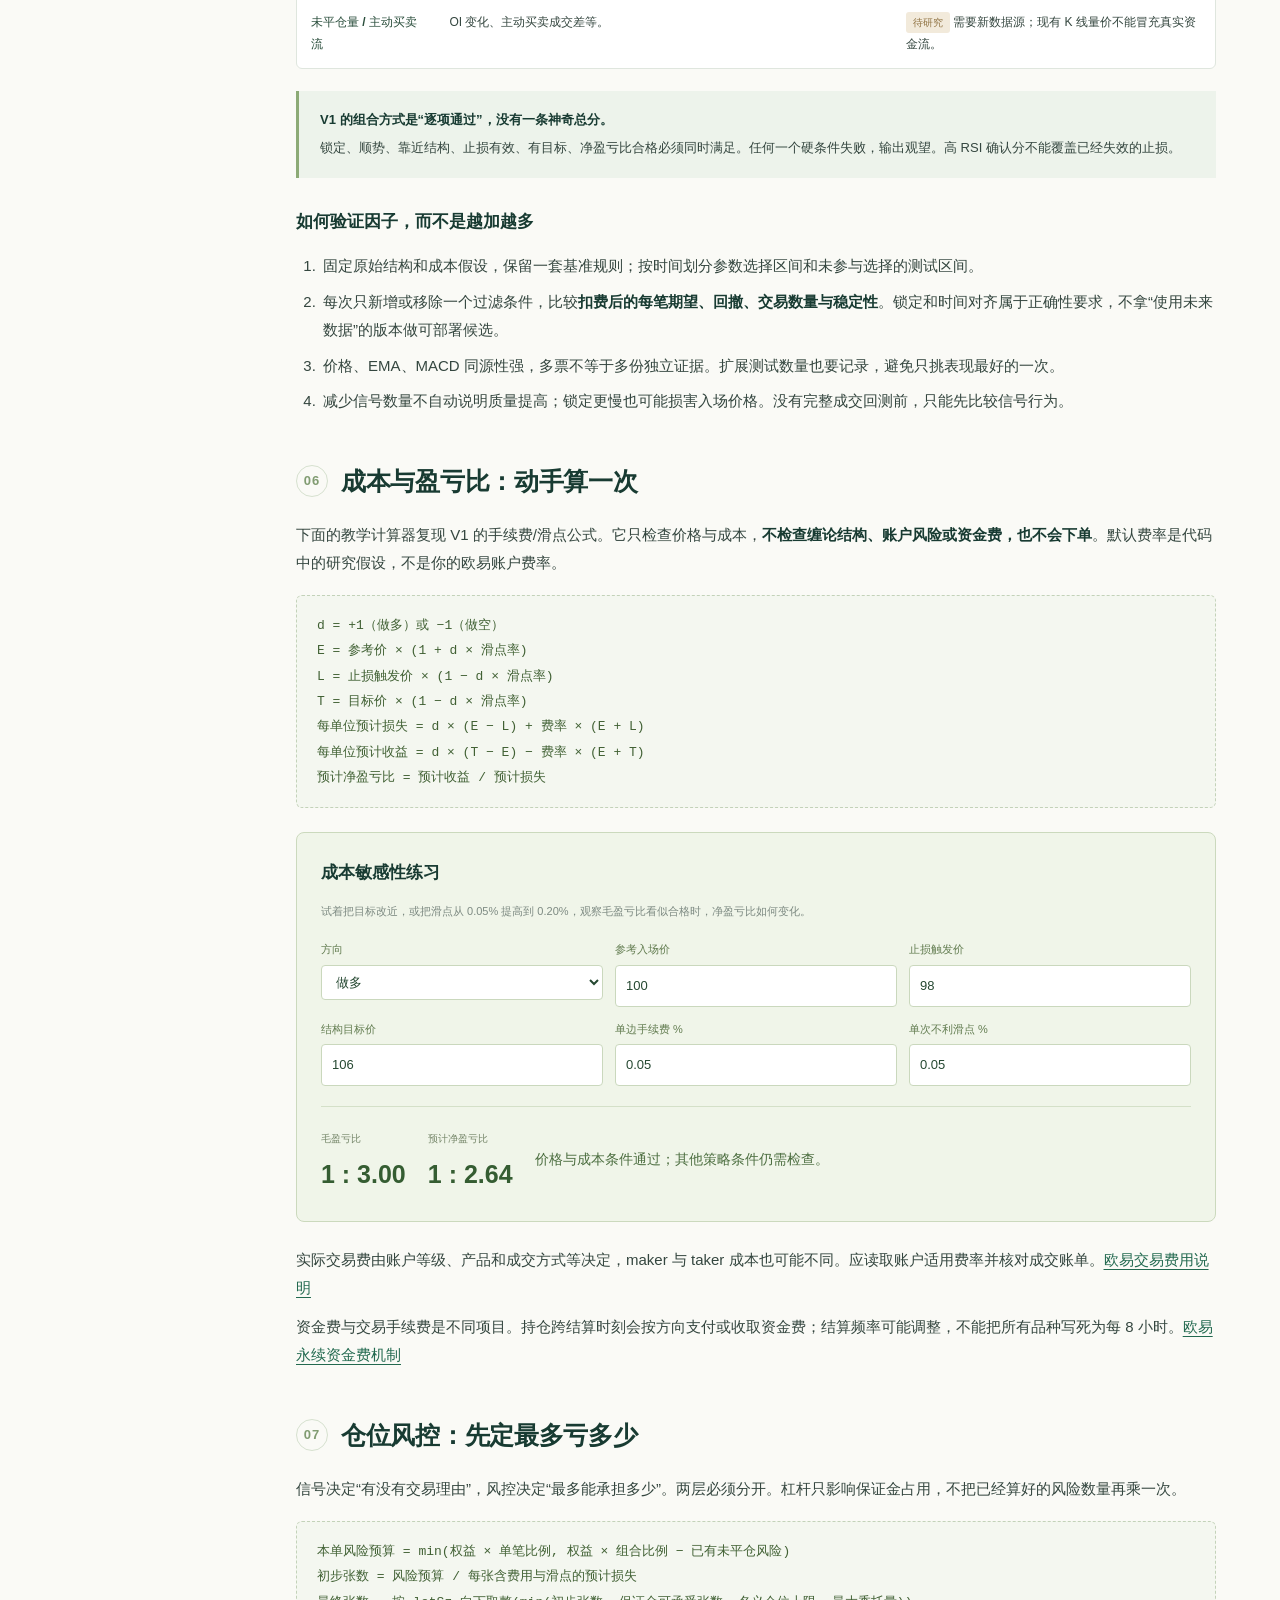
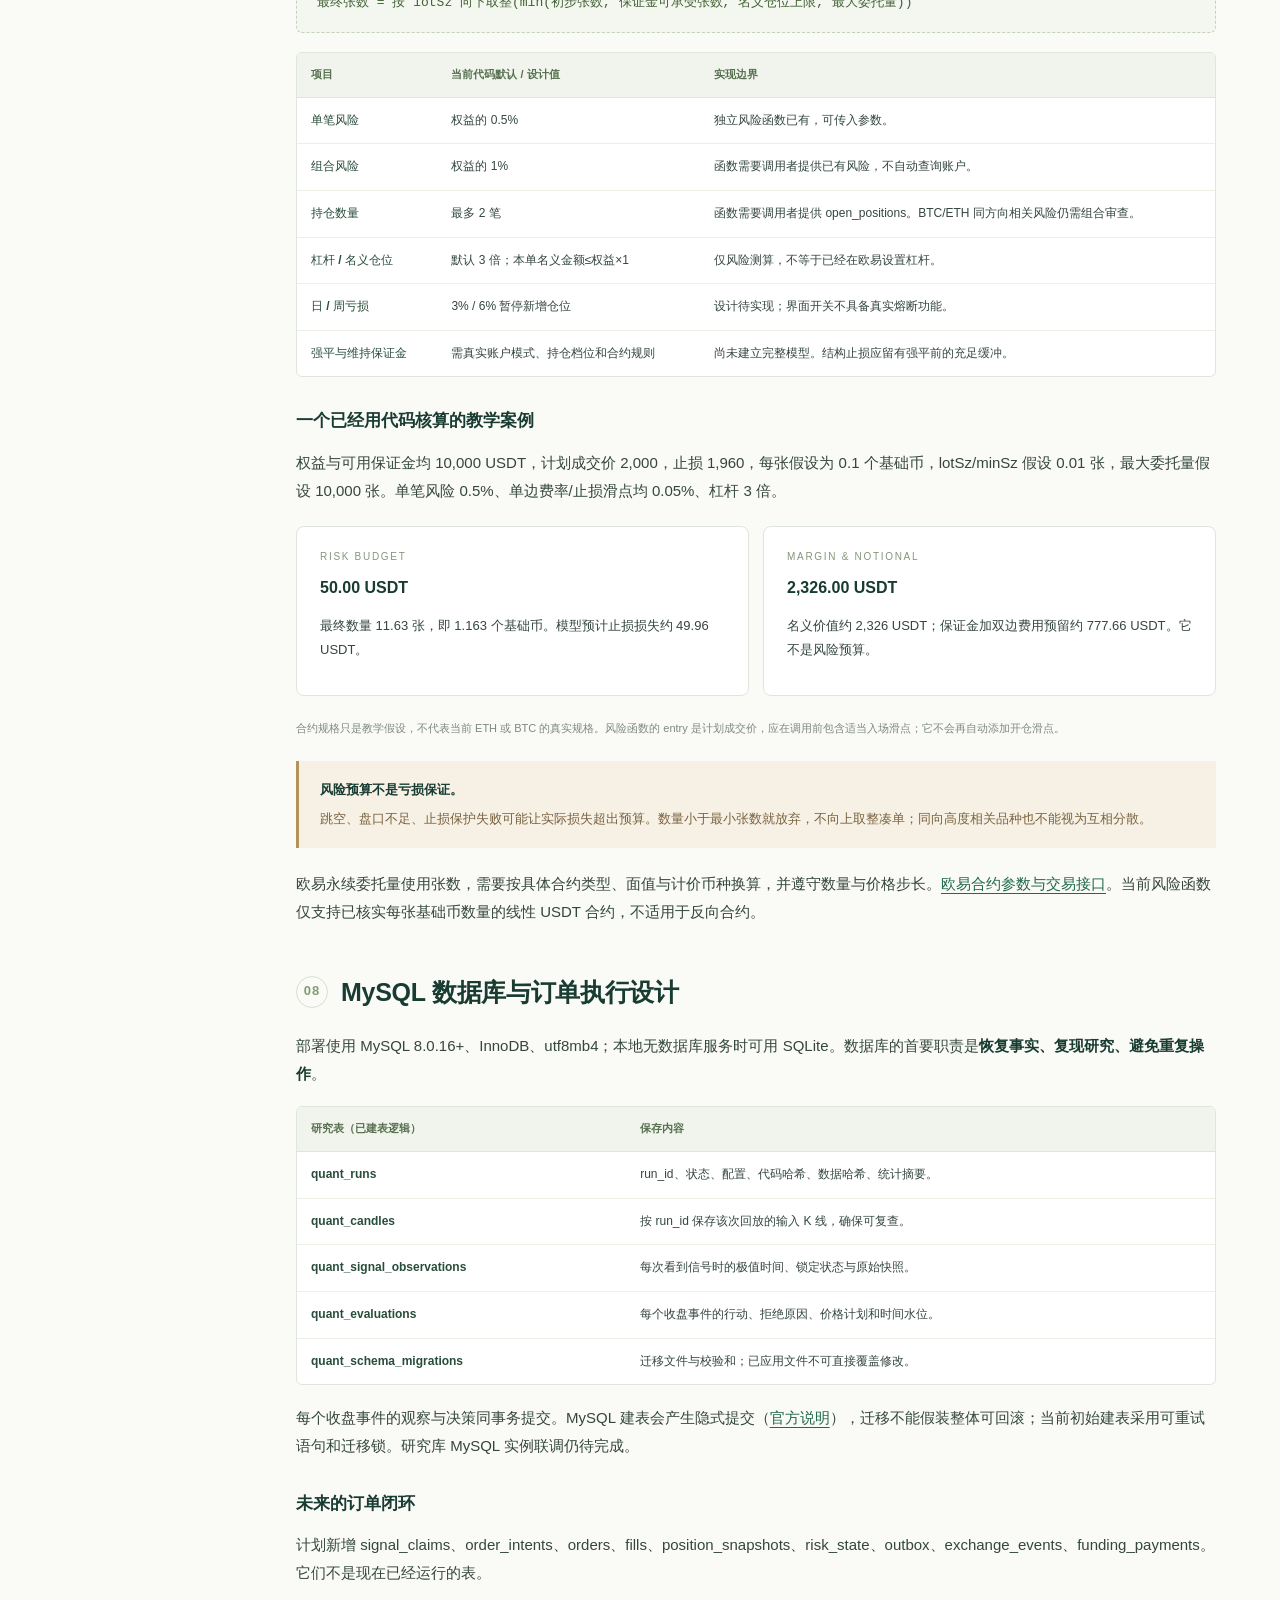
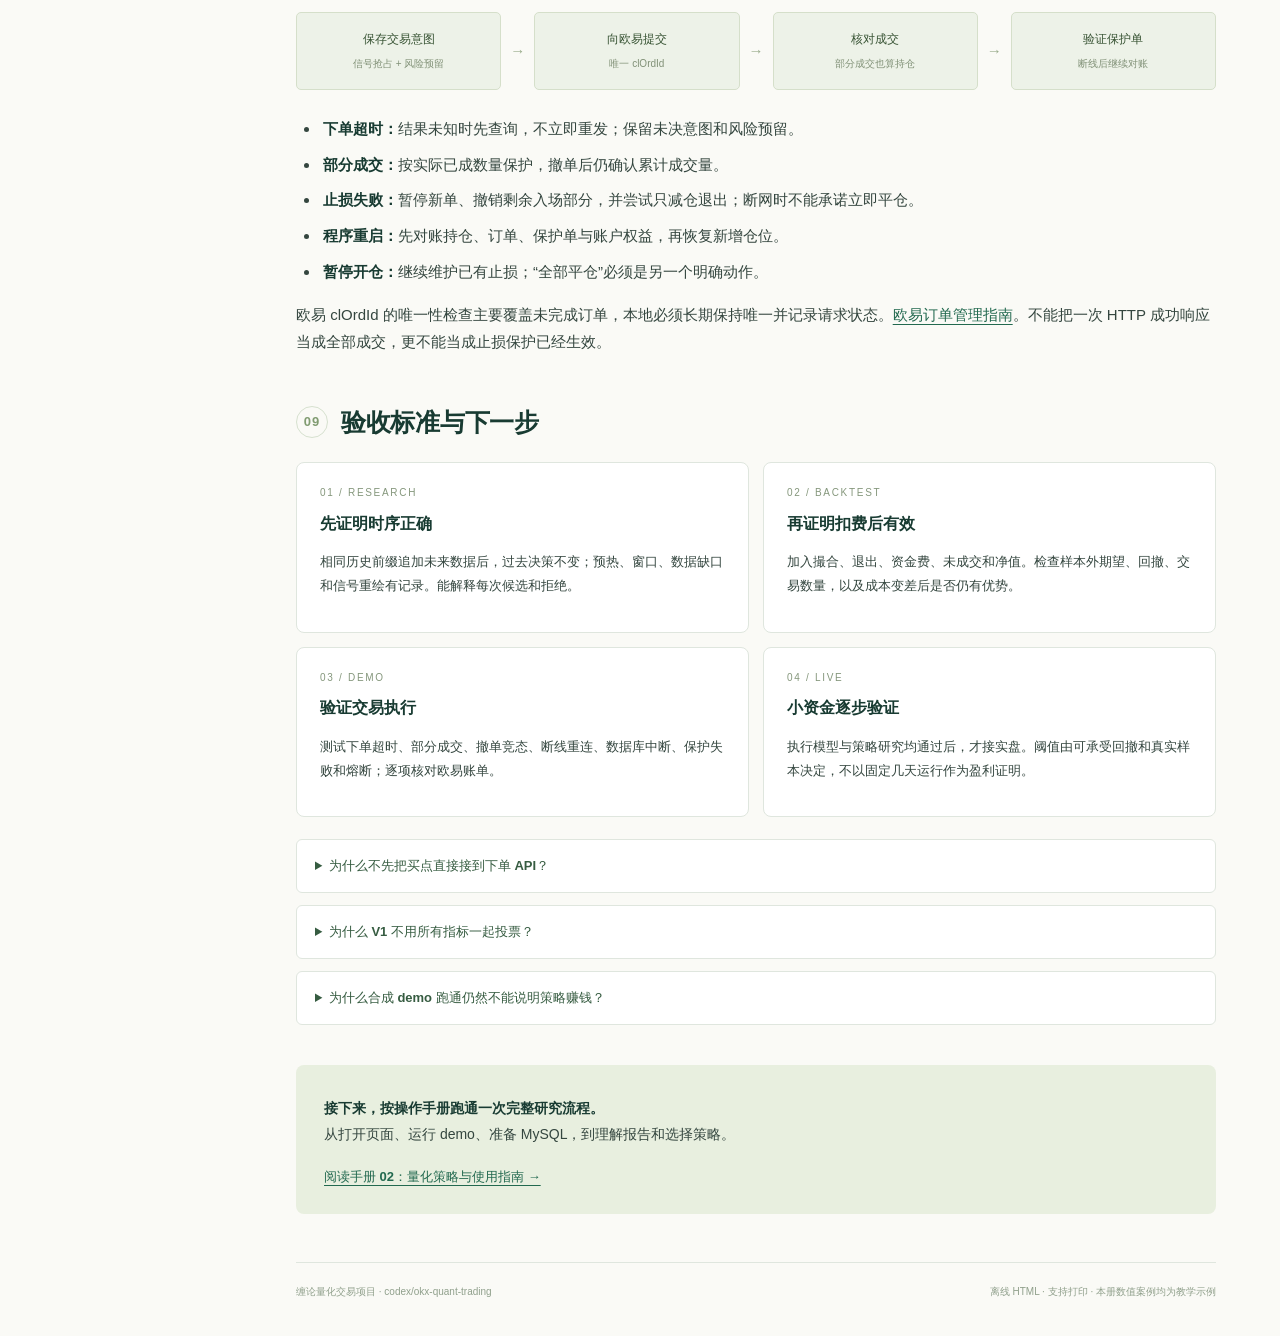
<file: static/quant-design-factors.html>
<!doctype html><html lang="zh-CN"><head><meta charset="utf-8"><meta name="viewport" content="width=device-width,initial-scale=1"><meta name="description" content="把缠论的结构、时序和风险变成可计算的规则。先理解系统为什么给出“做多、做空、观望”，再判断哪些条件值得交给程序。"><title>系统设计与量化因子 · 缠论量化手册 01</title><style>
:root{--ink:#183b32;--text:#34463f;--muted:#7d8a82;--paper:#fafaf6;--line:#dfe6de;--green:#22694f;--wash:#edf3eb;--amber:#92662f;--blue:#426d91}*{box-sizing:border-box}html{scroll-padding-top:30px}body{margin:0;background:var(--paper);color:var(--text);font:15px/1.85 -apple-system,BlinkMacSystemFont,"PingFang SC","Microsoft YaHei",sans-serif}a{color:var(--green);text-underline-offset:4px}button,input,select{font:inherit}button{cursor:pointer}a:focus-visible,button:focus-visible,input:focus-visible,select:focus-visible,summary:focus-visible{outline:2px solid var(--green);outline-offset:4px}.rail{position:fixed;inset:0 auto 0 0;width:232px;padding:34px 24px;background:#16392f;color:#ccdcd2;display:flex;flex-direction:column;overflow:auto}.mark{font-size:25px;letter-spacing:3px;font-weight:650;color:#edf4e9;text-decoration:none}.mark small{display:block;font-size:9px;letter-spacing:2px;font-weight:400;color:#98b4a3;margin-top:5px}.rail-label{font-size:10px;color:#88a692;letter-spacing:2px;margin:40px 0 14px}.rail nav{display:grid;gap:5px}.rail nav a{display:block;color:#b6cbbd;text-decoration:none;font-size:12px;padding:6px 10px;border-radius:4px;line-height:1.7;border-left:2px solid transparent}.rail nav a:hover,.rail nav a.active{color:#f4f8ef;background:#284a3d;border-color:#b7d29b}.rail nav span{color:#789784;font-size:10px;margin-right:10px}.rail-foot{margin-top:auto;padding-top:32px;font-size:10px;line-height:1.9;color:#89aa95}.rail-foot a{color:#c4d7be}.shell{margin-left:232px}.top{display:flex;align-items:center;justify-content:space-between;padding:18px 5vw;border-bottom:1px solid var(--line);font-size:11px;color:var(--muted);gap:15px}.top a{text-decoration:none;margin-right:20px}.print{border:1px solid #cbd8c9;background:transparent;border-radius:4px;color:var(--green);padding:5px 12px;font-size:11px}.content{max-width:1120px;margin:auto;padding:52px 64px 34px}.eyebrow{font-size:10px;letter-spacing:2.3px;font-weight:550;color:var(--green);margin-bottom:20px}.hero{border-bottom:1px solid var(--line);padding-bottom:34px;margin-bottom:42px}.hero h1{font-size:42px;letter-spacing:-1px;line-height:1.3;color:var(--ink);margin:0 0 20px;font-weight:650}.hero p{font-size:16px;line-height:1.9;max-width:770px;color:#687a6e;margin:0 0 24px}.meta{display:flex;gap:8px;flex-wrap:wrap}.meta span{font-size:10px;color:#64806b;padding:3px 9px;border:1px solid #d4dfd1;border-radius:20px}section{margin:48px 0;scroll-margin-top:25px}h2{font-size:25px;color:var(--ink);font-weight:600;line-height:1.45;letter-spacing:-.3px;margin:0 0 22px;display:flex;gap:13px;align-items:center}h2 .num{font-size:13px;letter-spacing:1px;color:#819c72;border:1px solid #d6e1cf;border-radius:50%;width:32px;height:32px;display:grid;place-items:center;flex:none}h3{font-size:17px;color:var(--ink);font-weight:600;margin:28px 0 10px}p{margin:12px 0}strong{color:var(--ink)}.lead{font-size:17px;line-height:1.9}.note{border-left:3px solid #8caa76;background:var(--wash);padding:17px 21px;margin:22px 0;font-size:13px;line-height:1.9}.note.warn{border-left-color:#b2935b;background:#f6f0e5;color:#7a633e}.note.info{border-left-color:#86a5b5;background:#edf2f4}.note strong{display:block;margin-bottom:4px}.cards{display:grid;grid-template-columns:repeat(2,minmax(0,1fr));gap:14px;margin:22px 0}.card{border:1px solid var(--line);border-radius:8px;background:white;padding:21px 23px}.card h3{margin:6px 0 10px;font-size:16px}.card p,.card li{font-size:13px}.card .index{font-size:10px;letter-spacing:1.7px;color:#85977c}.badge{display:inline-block;white-space:nowrap;font-size:10px;line-height:1.5;padding:3px 7px;border-radius:3px;background:#e6f0e4;color:#47713f}.badge.planned{background:#f2eadb;color:#907343}.badge.partial{background:#e9eff3;color:#5d7f93}.table{overflow:auto;border:1px solid var(--line);border-radius:6px;margin:19px 0;background:#fff}table{width:100%;border-collapse:collapse;font-size:12px;line-height:1.8}th{background:#f0f4ed;color:#57704f;font-size:11px;font-weight:600;text-align:left;padding:12px 14px;border-bottom:1px solid var(--line)}td{padding:12px 14px;border-bottom:1px solid #eaf0e6;vertical-align:top}tr:last-child td{border-bottom:0}td:first-child{font-weight:550;color:#294d3b;min-width:115px}.wide td:first-child{min-width:145px}code{font:12px/1.75 ui-monospace,SFMono-Regular,Menlo,monospace;background:#eef1ea;color:#345845;border-radius:3px;padding:2px 5px;overflow-wrap:anywhere}pre{background:#19342c;color:#d1e2d1;padding:21px 23px;border-radius:6px;overflow:auto;font:12px/1.95 ui-monospace,SFMono-Regular,Menlo,monospace;margin:18px 0}pre code{background:none;color:inherit;padding:0;white-space:pre;overflow-wrap:normal}.formula{border:1px dashed #c3d2b9;background:#f4f7f0;padding:17px 20px;font:13px/1.95 ui-monospace,SFMono-Regular,Menlo,monospace;color:#416134;border-radius:6px;margin:18px 0;overflow:auto}.flow{display:flex;gap:9px;align-items:stretch;margin:25px 0}.flow>div{flex:1;min-width:0;background:#edf2e8;border:1px solid #d5dfca;border-radius:5px;text-align:center;padding:17px 8px;font-size:12px;line-height:1.6;color:#365232}.flow small{display:block;color:#819177;font-size:10px;margin-top:7px}.flow>b{align-self:center;color:#9bad8d;font-weight:400}.time-line{border-left:2px solid #d4dfc9;margin:25px 0 25px 10px;padding-left:28px}.time-line>div{position:relative;margin:22px 0}.time-line>div:before{content:"";position:absolute;left:-34px;top:8px;width:10px;height:10px;border-radius:50%;background:#7d9e68;box-shadow:0 0 0 4px var(--paper)}.time-line b{font-size:14px;color:#496640}.time-line p{font-size:13px;margin:4px 0}.small,.caption{font-size:11px;color:var(--muted)}ul,ol{padding-left:24px}li{padding-left:3px;margin:8px 0}details{border:1px solid var(--line);border-radius:6px;margin:12px 0;padding:14px 18px;background:#fff}summary{cursor:pointer;font-size:13px;font-weight:550;color:#365c41}details p{font-size:13px}.exercise{padding:24px;border:1px solid #cbd9bd;border-radius:8px;background:#f0f5e9;margin:24px 0}.exercise h3{margin:0 0 10px}.inputs{display:grid;grid-template-columns:repeat(3,minmax(0,1fr));gap:12px;margin:18px 0}.inputs label{display:flex;flex-direction:column;gap:5px;font-size:11px;color:#627c50}.inputs input,.inputs select{width:100%;min-width:0;padding:8px 10px;background:#fff;border:1px solid #cad8bd;border-radius:4px;color:#254831;font-size:13px}.result{display:flex;flex-wrap:wrap;gap:22px;margin-top:20px;padding-top:16px;border-top:1px solid #d4e0c8}.result b{font-size:25px;display:block;color:#355d32;font-weight:600}.result span{font-size:10px;color:#76876a}.result .verdict{font-size:14px;align-self:center;color:#4c6e40}.checklist label{display:flex;gap:10px;align-items:flex-start;margin:12px 0;font-size:13px;cursor:pointer}.checklist input{accent-color:#47774b;margin-top:7px}.checklist output{display:block;border-top:1px solid #d6dfcf;padding-top:12px;font-size:11px;color:#7b8b73}.closing{background:#e8efdf;border-radius:8px;padding:25px 28px;margin-top:40px}.closing p{font-size:14px;margin:6px 0 14px}.closing a{font-size:13px;font-weight:550}.footer{border-top:1px solid var(--line);padding-top:20px;margin-top:35px;display:flex;justify-content:space-between;gap:20px;font-size:10px;color:#90a08c}.subhead{display:flex;align-items:center;gap:9px;flex-wrap:wrap}.source-list{font-size:12px}.mobile-index{display:none}.break{word-break:break-all}.source-list li{margin:8px 0}
@media(max-width:1150px){.rail{width:200px;padding:28px 18px}.shell{margin-left:200px}.content{padding:35px 36px}.hero h1{font-size:35px}.flow{gap:5px}.flow>div{font-size:11px;padding:14px 4px}}
@media(max-width:800px){.rail{display:none}.shell{margin-left:0}.top{padding:14px 20px}.content{padding:30px 22px}.mobile-index{display:block}.hero{margin-bottom:26px}.hero h1{font-size:34px}.cards{gap:12px}.flow{flex-wrap:wrap}.flow>div{flex:1 1 100px}.flow>b{display:none}section{margin:36px 0}h2{font-size:23px}.inputs{grid-template-columns:repeat(2,minmax(0,1fr))}}
@media(max-width:480px){.content{padding:26px 16px}.hero h1{font-size:30px}.hero p{font-size:14px}.cards{grid-template-columns:1fr}.top>a{font-size:10px}.top .print{font-size:10px;padding:4px 8px}.top a{margin-right:8px}.card{padding:18px}h2{font-size:21px}.note{padding:14px 17px}.exercise{padding:18px}.footer{display:block}.result{gap:17px}.table{border-radius:4px}td,th{padding:10px}.flow>div{flex-basis:120px}}
@media print{@page{size:A4;margin:17mm}.rail,.top,.mobile-index,.print{display:none!important}.shell{margin:0}.content{max-width:none;padding:0}body{background:#fff;font-size:11px;color:#222;line-height:1.7}.hero h1{font-size:29px}.hero p{font-size:12px}.hero{margin:0 0 24px;padding-bottom:20px}section{margin:25px 0}h2{font-size:20px;break-after:avoid}h3{font-size:14px;break-after:avoid}p,li{orphans:3;widows:3}.card,.note,.exercise,tr,.flow{break-inside:avoid}.table{overflow:visible}table{font-size:9px;table-layout:fixed}td:first-child{min-width:0}td,th{padding:7px;overflow-wrap:anywhere}pre{white-space:pre-wrap;overflow-wrap:anywhere;background:#f1f3ee;color:#234;font-size:9px}pre code{white-space:pre-wrap}details{break-inside:avoid}details>*{display:block}.closing{break-inside:avoid}.footer{font-size:9px}a{color:#234;text-decoration:none}.inputs input,.inputs select{border-color:#bbb}.caption{font-size:9px}}
</style></head><body>
<aside class="rail"><a class="mark" href="quant.html">缠论 · 量化<small>RESEARCH &amp; TRADING HANDBOOK</small></a><div class="rail-label">手册 01 / 阅读目录</div><nav aria-label="章节目录"><a href="#scope"><span>01</span>先明确系统做到了哪一步</a><a href="#architecture"><span>02</span>系统架构：每一层只做一件事</a><a href="#time"><span>03</span>最重要的因子：信号何时可用</a><a href="#structure"><span>04</span>结构基础：从 K 线到买卖点</a><a href="#factors"><span>05</span>量化因子字典：哪些真的在用</a><a href="#cost"><span>06</span>成本与盈亏比：动手算一次</a><a href="#risk"><span>07</span>仓位风控：先定最多亏多少</a><a href="#database"><span>08</span>MySQL 数据库与订单执行设计</a><a href="#acceptance"><span>09</span>验收标准与下一步</a></nav><div class="rail-foot">研究版本 CHAN-B23 v1<br>以当前分支代码为准<br><a href="quant-strategies-guide.html">阅读另一本手册 →</a></div></aside>
<div class="shell"><header class="top"><div><a href="quant.html">← 量化工作台预览</a><a href="quant-strategies-guide.html">切换手册 ↗</a></div><button class="print" type="button">打印 / 存为 PDF</button></header><main class="content"><div class="hero"><div class="eyebrow">CHAN QUANT / HANDBOOK 01</div><h1>系统设计与量化因子</h1><p>把缠论的结构、时序和风险变成可计算的规则。先理解系统为什么给出“做多、做空、观望”，再判断哪些条件值得交给程序。</p><div class="meta"><span>BTC / ETH · USDT 永续</span><span>4H → 15m</span><span>MySQL + 本地 SQLite</span><span>研究阶段 · 无实盘下单</span></div></div><details class="mobile-index"><summary>展开本册目录</summary><nav><a href="#scope"><span>01</span>先明确系统做到了哪一步</a><a href="#architecture"><span>02</span>系统架构：每一层只做一件事</a><a href="#time"><span>03</span>最重要的因子：信号何时可用</a><a href="#structure"><span>04</span>结构基础：从 K 线到买卖点</a><a href="#factors"><span>05</span>量化因子字典：哪些真的在用</a><a href="#cost"><span>06</span>成本与盈亏比：动手算一次</a><a href="#risk"><span>07</span>仓位风控：先定最多亏多少</a><a href="#database"><span>08</span>MySQL 数据库与订单执行设计</a><a href="#acceptance"><span>09</span>验收标准与下一步</a></nav></details><section id="scope"><h2><span class="num">01</span>先明确系统做到了哪一步</h2>
<p class="lead">目标是把“看图判断”变成<strong>有条件、有时间依据、能复查的交易流程</strong>。第一步验证信号，第二步验证成交与收益，最后才让欧易执行。</p>
<div class="note"><strong>当前可用：研究基础。未来目标：交易闭环。</strong>现有命令可以回放历史 K 线、记录候选信号与拒绝原因、计算风险仓位。浏览器中的量化工作台是交互原型。完整收益回测、资金费结算、账户风控和欧易订单执行尚未实现。</div>
<div class="table"><table><thead><tr><th>能力</th><th>状态</th><th>你可以据此判断什么</th></tr></thead><tbody><tr><td>缠论结构、背驰、二三类信号</td><td><span class="badge">已实现</span></td><td>判断当时的结构和候选条件；不能直接推导未来胜率。</td></tr><tr><td>逐根信号回放 / 快照落库</td><td><span class="badge">已实现</span></td><td>知道信号何时被看到、何时锁定，以及为什么被过滤。</td></tr><tr><td>风险张数计算</td><td><span class="badge partial">独立函数</span></td><td>测算本单数量上限；尚未与真实账户、持仓、订单相连。</td></tr><tr><td>MySQL / SQLite</td><td><span class="badge partial">接口已写</span></td><td>本地 SQLite 已验证；MySQL 实例集成测试需连接专用测试库。</td></tr><tr><td>量化工作台页面</td><td><span class="badge partial">样例预览</span></td><td>检查布局和交互；页面上的金额、信号数不是后台结果。</td></tr><tr><td>净值收益 / 模拟盘 / 实盘</td><td><span class="badge planned">待开发</span></td><td>目前不能给出可靠收益率，也不能自动下单。</td></tr></tbody></table></div><p>本册中的“量化因子”指可计算的<strong>特征或条件</strong>。它们是否能预测未来收益，还需要样本外数据验证；不是列出多个指标就证明存在盈利能力。</p></section><section id="architecture"><h2><span class="num">02</span>系统架构：每一层只做一件事</h2>
<div class="flow"><div>历史数据<small>OHLCV · 收盘确认</small></div><b>→</b><div>缠论计算<small>笔 · 中枢 · 买卖点</small></div><b>→</b><div>策略过滤<small>方向 · 锁定 · 成本</small></div><b>→</b><div>研究数据库<small>快照 · 决策 · 版本</small></div></div>
<p>这是当前已实现的研究主线。网页分析与研究模块分开：<code>server.py</code> 为网页提供行情，<code>quant/replay.py</code> 直接读取历史数据，不依赖浏览器刷新。</p>
<div class="table"><table><thead><tr><th>代码模块</th><th>输入 → 输出</th><th>设计目的</th></tr></thead><tbody><tr><td>quant/data.py</td><td>历史数组 → 连续、合法的收盘 K 线</td><td>拒绝缺口、乱序、重复、非法价格，避免在坏数据上生成信号。</td></tr><tr><td>chan.py</td><td>当时可见 K 线 → 结构与信号</td><td>复用项目既定缠论量化口径，不另造一套算法。</td></tr><tr><td>quant/strategy.py</td><td>大小级别快照 → wait / long / short 候选</td><td>硬过滤独立于图表评分；中性、未锁定、无目标均不通过。</td></tr><tr><td>quant/replay.py</td><td>数据 + 配置 → 一串收盘决策</td><td>逐根推进、对齐时间、候选去重、记录源码与数据指纹。</td></tr><tr><td>quant/risk.py</td><td>权益 + 止损 + 合约规格 → 张数</td><td>用风险预算倒推仓位，采用 Decimal 和向下取整。</td></tr><tr><td>quant/storage.py</td><td>收盘事件 → 数据库事务</td><td>信号快照与决策一起提交，失败回滚当前事件。</td></tr></tbody></table></div><h3>执行阶段将增加什么</h3><div class="flow"><div>研究候选<small>带版本与失效时间</small></div><b>→</b><div>账户风控<small>余额 · 持仓 · 熔断</small></div><b>→</b><div>欧易执行器<small>下单 · 撤单 · 保护</small></div><b>→</b><div>持续对账<small>成交 · 仓位 · 资金费</small></div></div><p>未来交易由独立后台进程持续运行，Flask 只展示与控制。数据库保存状态，单个有效执行实例负责提交订单；连接中断后先对账再恢复。第一版不需要 Redis，不能靠缓存保存唯一的订单事实。</p></section><section id="time"><h2><span class="num">03</span>最重要的因子：信号何时可用</h2>
<p>缠论买点通常标在过去的极值位置。<strong>极值出现、信号出现、信号锁定是三件不同的事。</strong>下面只是时序示意，不承诺固定延迟。</p>
<div class="time-line"><div><b>10:00 · 极值出现</b><p>价格形成一个低点，但当时不知道之后会不会继续下跌。图上锚点属于这一根 K 线。</p></div><div><b>10:30 · 首次观察</b><p>后续收盘 K 线让分型和信号成立。最新端点仍可能移动，程序记录候选但不执行。</p></div><div><b>11:15 · 首次观察到锁定</b><p>反向确认笔形成，信号满足锁定条件。只有此后才允许进一步检查入场。</p></div><div><b>11:15 之后 · 执行检查</b><p>实际成交还受行情接收、网络延迟、盘口、价格偏移和订单状态影响。回测不能回到 10:00 的最低价买入。</p></div></div>
<div class="table"><table><thead><tr><th>字段 / 规则</th><th>准确含义</th></tr></thead><tbody><tr><td>ts / extreme_at</td><td>UTC 毫秒开盘时间；extreme_at 是信号极值所属 K 的开盘时间。</td></tr><tr><td>收盘事件</td><td>15m：ts + 900000；4H：ts + 14400000。只取 confirm == 1 的已收盘数据。</td></tr><tr><td>first_observed_at</td><td>本次回放开始评估后，第一次看到这个信号的时刻。</td></tr><tr><td>first_locked_observed_at</td><td>第一次看到 locked 为 true 的时刻；未观察到则为 null。</td></tr><tr><td>first_observation_left_censored</td><td>第一次评估时信号已经存在，无法从当前回放范围确定它更早何时出现。</td></tr><tr><td>大小级别对齐</td><td>每个 15m 事件，只能使用当时已经收盘的 4H 前缀；缺失未来该到达的大周期数据会导致回放拒绝。</td></tr><tr><td>窗口与预热</td><td>4H 至少 40 根，15m 至少 80 根；分别最多使用最近 600 根。预热最低值不等于足够的统计样本量。</td></tr></tbody></table></div><div class="note info"><strong>看似“稳了”的信号，价格可能已经不划算。</strong>锁定解决的是信号时序问题，不保证盈亏比或盈利。必须在锁定后以当时参考价重新核算；量化系统正常地会因此放弃不少买点。</div></section><section id="structure"><h2><span class="num">04</span>结构基础：从 K 线到买卖点</h2>
<p>以下是本项目采用的确定性定义。缠论存在不同实现口径，策略实验必须固定版本，不能在回测中途改变定义。</p>
<div class="table"><table><thead><tr><th>结构</th><th>当前口径</th><th>交易者怎么理解</th></tr></thead><tbody><tr><td>包含处理</td><td>向上取高高、向下取低低，先消除相邻 K 线包含关系。</td><td>笔的长度按处理后 K 线计算，不能直接数图上的原始蜡烛。</td></tr><tr><td>分型与新笔</td><td>顶底交替，端点之间含端点至少 5 根处理后 K；同类分型更极端则替换。</td><td>最新笔端点会移动，是信号重绘的来源之一。</td></tr><tr><td>中枢</td><td>连续三笔重叠：ZG=min(三笔高点)，ZD=max(三笔低点)，ZG&gt;ZD；最多延伸 9 段。</td><td>ZG / ZD 是当前结构边界，不能把所有历史中枢都当成同一目标。</td></tr><tr><td>MACD</td><td>DIF=EMA10−EMA20；DEA=EMA5(DIF)；HIST=2×(DIF−DEA)。</td><td>这里的柱值使用国内公式，面积比较不能混用不同 HIST 定义。</td></tr><tr><td>背驰</td><td>比较相邻同向确认笔：后段创新极值、同向柱面积比 A后/A前 &lt; 0.7。</td><td>新低伴随动能减弱是候选结构；面积放大不是有效底背驰。</td></tr><tr><td>结构背驰 / 宽口径</td><td>检查是否紧邻已完成中枢并脱离区间；宽口径降分。趋势分类以紧邻中枢及前一个中枢为锚。</td><td>普通相邻笔衰减与标准结构背驰分开看，不凭名称高估质量。</td></tr><tr><td>B1 / S1</td><td>有效底 / 顶背驰端点。</td><td>反转候选。现有 V1 不单独交易一类点。</td></tr><tr><td>B2 / S2</td><td>B1 后回调笔不破前低；S1 后反弹笔不过前高。</td><td>二次确认候选，更关注趋势内回调是否结束。</td></tr><tr><td>B3 / S3</td><td>向上离开中枢后回踩终点仍 &gt; ZG；向下离开后回抽终点仍 &lt; ZD。</td><td>突破后的回踩/回抽，而不是第一根突破 K 线。</td></tr></tbody></table></div><p class="caption">代码依据：chan.py 的 merge_klines、build_bi、build_zhongshu、detect_beichi、find_bsp、analyze；本册不改变原项目规则。</p></section><section id="factors"><h2><span class="num">05</span>量化因子字典：哪些真的在用</h2>
<p>把因子分为三类：<strong>硬条件</strong>决定是否保留候选，<strong>描述特征</strong>帮助解释信号，<strong>扩展因子</strong>留待独立验证。原始指标的方向各不相同；所有“质量评分”仍统一为越高越好。</p>
<div class="table"><table><thead><tr><th>因子</th><th>计算 / 取值</th><th>当前用途</th></tr></thead><tbody><tr><td>方向一致性</td><td>4H 最新收盘价相对中枢：上方 long、下方 short、内部或结构不足 neutral；笔方向影响强度描述。</td><td><span class="badge">硬条件</span> 信号方向必须相同，中性不通过。V1 不另设强度分门槛。</td></tr><tr><td>信号类型与活跃度</td><td>仅 B2/B3/S2/S3，k_idx 位于最近两个确认笔端点范围。</td><td><span class="badge">硬条件</span> 选最新支持类型；失败不回退挑旧信号。</td></tr><tr><td>锁定状态</td><td>信号端点之后已有新的确认笔；locked 必须明确 true。</td><td><span class="badge">硬条件</span> false 或缺失都拒绝。</td></tr><tr><td>结构距离</td><td>d=|信号极值价−关键位|/信号极值价。</td><td><span class="badge">硬条件</span> 至少一个结构位满足 d≤tol。</td></tr><tr><td>波动容差</td><td>tol=0.6×mean((H−L)/C)，使用最近 20 根已收盘 4H。</td><td><span class="badge">硬条件</span> 波动越大容差越宽；这是平均相对振幅，不是 ATR。</td></tr><tr><td>结构失效</td><td>多：现价≤信号价×0.998；空：现价≥信号价×1.002。</td><td><span class="badge">硬条件</span> 已破失效位就观望，不为凑单放宽止损。</td></tr><tr><td>可达结构目标</td><td>顺方向最近的 4H ZG/ZD 或上下笔端点。</td><td><span class="badge">硬条件</span> 无目标拒绝；EMA 不是 V1 目标来源。</td></tr><tr><td>预计净盈亏比</td><td>对入场、止损、目标估算不利滑点，计双边交易手续费。</td><td><span class="badge">硬条件</span> ≥2。当前尚未计历史资金费。</td></tr><tr><td>MACD 柱面积比</td><td>后同向笔面积 / 前同向笔面积。</td><td><span class="badge partial">上游结构</span> &lt;0.7 支持背驰与 B1/B2 的形成；并非所有 B3 都要求背驰。</td></tr><tr><td>回撤深度与量能</td><td>回调幅度 / 推进幅度；回调笔单位 K 均量与推进笔比较。</td><td><span class="badge partial">评分特征</span> 用于 B2/B3 原始评分；V1 不另加量能硬门槛。</td></tr><tr><td>DIF / RSI / KDJ 确认</td><td>信号处及当时已经可见的附近 K 线指标。</td><td><span class="badge partial">分析已有</span> 页面用于确认票；不作为当前 V1 独立开仓条件。</td></tr><tr><td>常规 / 隐藏背离</td><td>价格与 MACD柱、DIF、RSI、KDJ、量能的拒绝同创新极值。</td><td><span class="badge partial">分析已有</span> 常规≥2票，隐藏≥3票；V1 不接 DB/DS。</td></tr><tr><td>综合评分 q</td><td>页面单级别 q=方向×0.4+信号×0.4+确认×0.2。</td><td><span class="badge partial">页面解释</span> 不是胜率；不拿页面 70% / 100% 当账户投入比例。</td></tr><tr><td>信号唯一性</td><td>hash(inst, bar, type, 极值时间)，同回放只发一次候选。</td><td><span class="badge">研究去重</span> 不依赖滚动窗口 k_idx；执行阶段还需持久化抢占。</td></tr><tr><td>点差与盘口深度</td><td>(卖一−买一)/中间价；预计数量对应的盘口冲击。</td><td><span class="badge planned">待接入</span> 先作为成交成本过滤；不是已验证方向因子。</td></tr><tr><td>资金费率 / 结算时间</td><td>真实合约费率、下一次结算时间、持仓方向。</td><td><span class="badge planned">待接入</span> 用于持仓成本；不能只看当前费率代替历史结算。</td></tr><tr><td>未平仓量 / 主动买卖流</td><td>OI 变化、主动买卖成交差等。</td><td><span class="badge planned">待研究</span> 需要新数据源；现有 K 线量价不能冒充真实资金流。</td></tr></tbody></table></div><div class="note"><strong>V1 的组合方式是“逐项通过”，没有一条神奇总分。</strong>锁定、顺势、靠近结构、止损有效、有目标、净盈亏比合格必须同时满足。任何一个硬条件失败，输出观望。高 RSI 确认分不能覆盖已经失效的止损。</div>
<h3>如何验证因子，而不是越加越多</h3><ol><li>固定原始结构和成本假设，保留一套基准规则；按时间划分参数选择区间和未参与选择的测试区间。</li><li>每次只新增或移除一个过滤条件，比较<strong>扣费后的每笔期望、回撤、交易数量与稳定性</strong>。锁定和时间对齐属于正确性要求，不拿“使用未来数据”的版本做可部署候选。</li><li>价格、EMA、MACD 同源性强，多票不等于多份独立证据。扩展测试数量也要记录，避免只挑表现最好的一次。</li><li>减少信号数量不自动说明质量提高；锁定更慢也可能损害入场价格。没有完整成交回测前，只能先比较信号行为。</li></ol></section><section id="cost"><h2><span class="num">06</span>成本与盈亏比：动手算一次</h2>
<p>下面的教学计算器复现 V1 的手续费/滑点公式。它只检查价格与成本，<strong>不检查缠论结构、账户风险或资金费，也不会下单</strong>。默认费率是代码中的研究假设，不是你的欧易账户费率。</p>
<div class="formula">d = +1（做多）或 −1（做空）<br>E = 参考价 × (1 + d × 滑点率)<br>L = 止损触发价 × (1 − d × 滑点率)<br>T = 目标价 × (1 − d × 滑点率)<br>每单位预计损失 = d × (E − L) + 费率 × (E + L)<br>每单位预计收益 = d × (T − E) − 费率 × (E + T)<br>预计净盈亏比 = 预计收益 / 预计损失</div>
<div class="exercise"><h3>成本敏感性练习</h3><p class="small">试着把目标改近，或把滑点从 0.05% 提高到 0.20%，观察毛盈亏比看似合格时，净盈亏比如何变化。</p><div class="inputs"><label>方向<select id="side"><option value="1">做多</option><option value="-1">做空</option></select></label><label>参考入场价<input id="entry" type="number" min="0" step="any" value="100"></label><label>止损触发价<input id="stop" type="number" min="0" step="any" value="98"></label><label>结构目标价<input id="target" type="number" min="0" step="any" value="106"></label><label>单边手续费 %<input id="fee" type="number" min="0" max="9.99" step="0.01" value="0.05"></label><label>单次不利滑点 %<input id="slip" type="number" min="0" max="9.99" step="0.01" value="0.05"></label></div><div class="result" aria-live="polite"><div><span>毛盈亏比</span><b id="gross">—</b></div><div><span>预计净盈亏比</span><b id="net">—</b></div><div class="verdict" id="verdict">—</div></div></div>
<p>实际交易费由账户等级、产品和成交方式等决定，maker 与 taker 成本也可能不同。应读取账户适用费率并核对成交账单。<a href="https://www.okx.com/en-gb/help/trading-fee-rules-faq">欧易交易费用说明</a></p>
<p>资金费与交易手续费是不同项目。持仓跨结算时刻会按方向支付或收取资金费；结算频率可能调整，不能把所有品种写死为每 8 小时。<a href="https://www.okx.com/en-sg/help/perps-funding-fee-mechanism">欧易永续资金费机制</a></p></section><section id="risk"><h2><span class="num">07</span>仓位风控：先定最多亏多少</h2>
<p>信号决定“有没有交易理由”，风控决定“最多能承担多少”。两层必须分开。杠杆只影响保证金占用，不把已经算好的风险数量再乘一次。</p>
<div class="formula">本单风险预算 = min(权益 × 单笔比例, 权益 × 组合比例 − 已有未平仓风险)<br>初步张数 = 风险预算 / 每张含费用与滑点的预计损失<br>最终张数 = 按 lotSz 向下取整(min(初步张数, 保证金可承受张数, 名义仓位上限, 最大委托量))</div>
<div class="table"><table><thead><tr><th>项目</th><th>当前代码默认 / 设计值</th><th>实现边界</th></tr></thead><tbody><tr><td>单笔风险</td><td>权益的 0.5%</td><td>独立风险函数已有，可传入参数。</td></tr><tr><td>组合风险</td><td>权益的 1%</td><td>函数需要调用者提供已有风险，不自动查询账户。</td></tr><tr><td>持仓数量</td><td>最多 2 笔</td><td>函数需要调用者提供 open_positions。BTC/ETH 同方向相关风险仍需组合审查。</td></tr><tr><td>杠杆 / 名义仓位</td><td>默认 3 倍；本单名义金额≤权益×1</td><td>仅风险测算，不等于已经在欧易设置杠杆。</td></tr><tr><td>日 / 周亏损</td><td>3% / 6% 暂停新增仓位</td><td>设计待实现；界面开关不具备真实熔断功能。</td></tr><tr><td>强平与维持保证金</td><td>需真实账户模式、持仓档位和合约规则</td><td>尚未建立完整模型。结构止损应留有强平前的充足缓冲。</td></tr></tbody></table></div><h3>一个已经用代码核算的教学案例</h3><p>权益与可用保证金均 10,000 USDT，计划成交价 2,000，止损 1,960，每张假设为 0.1 个基础币，lotSz/minSz 假设 0.01 张，最大委托量假设 10,000 张。单笔风险 0.5%、单边费率/止损滑点均 0.05%、杠杆 3 倍。</p><div class="cards"><div class="card"><div class="index">RISK BUDGET</div><h3>50.00 USDT</h3><p>最终数量 11.63 张，即 1.163 个基础币。模型预计止损损失约 49.96 USDT。</p></div><div class="card"><div class="index">MARGIN &amp; NOTIONAL</div><h3>2,326.00 USDT</h3><p>名义价值约 2,326 USDT；保证金加双边费用预留约 777.66 USDT。它不是风险预算。</p></div></div>
<p class="caption">合约规格只是教学假设，不代表当前 ETH 或 BTC 的真实规格。风险函数的 entry 是计划成交价，应在调用前包含适当入场滑点；它不会再自动添加开仓滑点。</p>
<div class="note warn"><strong>风险预算不是亏损保证。</strong>跳空、盘口不足、止损保护失败可能让实际损失超出预算。数量小于最小张数就放弃，不向上取整凑单；同向高度相关品种也不能视为互相分散。</div>
<p>欧易永续委托量使用张数，需要按具体合约类型、面值与计价币种换算，并遵守数量与价格步长。<a href="https://app.okx.com/docs-v5/zh/">欧易合约参数与交易接口</a>。当前风险函数仅支持已核实每张基础币数量的线性 USDT 合约，不适用于反向合约。</p></section><section id="database"><h2><span class="num">08</span>MySQL 数据库与订单执行设计</h2>
<p>部署使用 MySQL 8.0.16+、InnoDB、utf8mb4；本地无数据库服务时可用 SQLite。数据库的首要职责是<strong>恢复事实、复现研究、避免重复操作</strong>。</p>
<div class="table"><table><thead><tr><th>研究表（已建表逻辑）</th><th>保存内容</th></tr></thead><tbody><tr><td>quant_runs</td><td>run_id、状态、配置、代码哈希、数据哈希、统计摘要。</td></tr><tr><td>quant_candles</td><td>按 run_id 保存该次回放的输入 K 线，确保可复查。</td></tr><tr><td>quant_signal_observations</td><td>每次看到信号时的极值时间、锁定状态与原始快照。</td></tr><tr><td>quant_evaluations</td><td>每个收盘事件的行动、拒绝原因、价格计划和时间水位。</td></tr><tr><td>quant_schema_migrations</td><td>迁移文件与校验和；已应用文件不可直接覆盖修改。</td></tr></tbody></table></div><p>每个收盘事件的观察与决策同事务提交。MySQL 建表会产生隐式提交（<a href="https://dev.mysql.com/doc/refman/8.0/en/implicit-commit.html">官方说明</a>），迁移不能假装整体可回滚；当前初始建表采用可重试语句和迁移锁。研究库 MySQL 实例联调仍待完成。</p>
<h3>未来的订单闭环</h3><p>计划新增 signal_claims、order_intents、orders、fills、position_snapshots、risk_state、outbox、exchange_events、funding_payments。它们不是现在已经运行的表。</p>
<div class="flow"><div>保存交易意图<small>信号抢占 + 风险预留</small></div><b>→</b><div>向欧易提交<small>唯一 clOrdId</small></div><b>→</b><div>核对成交<small>部分成交也算持仓</small></div><b>→</b><div>验证保护单<small>断线后继续对账</small></div></div>
<ul><li><strong>下单超时：</strong>结果未知时先查询，不立即重发；保留未决意图和风险预留。</li><li><strong>部分成交：</strong>按实际已成数量保护，撤单后仍确认累计成交量。</li><li><strong>止损失败：</strong>暂停新单、撤销剩余入场部分，并尝试只减仓退出；断网时不能承诺立即平仓。</li><li><strong>程序重启：</strong>先对账持仓、订单、保护单与账户权益，再恢复新增仓位。</li><li><strong>暂停开仓：</strong>继续维护已有止损；“全部平仓”必须是另一个明确动作。</li></ul>
<p>欧易 clOrdId 的唯一性检查主要覆盖未完成订单，本地必须长期保持唯一并记录请求状态。<a href="https://www.okx.com/docs-v5/trick_zh/">欧易订单管理指南</a>。不能把一次 HTTP 成功响应当成全部成交，更不能当成止损保护已经生效。</p></section><section id="acceptance"><h2><span class="num">09</span>验收标准与下一步</h2>
<div class="cards"><div class="card"><div class="index">01 / RESEARCH</div><h3>先证明时序正确</h3><p>相同历史前缀追加未来数据后，过去决策不变；预热、窗口、数据缺口和信号重绘有记录。能解释每次候选和拒绝。</p></div><div class="card"><div class="index">02 / BACKTEST</div><h3>再证明扣费后有效</h3><p>加入撮合、退出、资金费、未成交和净值。检查样本外期望、回撤、交易数量，以及成本变差后是否仍有优势。</p></div><div class="card"><div class="index">03 / DEMO</div><h3>验证交易执行</h3><p>测试下单超时、部分成交、撤单竞态、断线重连、数据库中断、保护失败和熔断；逐项核对欧易账单。</p></div><div class="card"><div class="index">04 / LIVE</div><h3>小资金逐步验证</h3><p>执行模型与策略研究均通过后，才接实盘。阈值由可承受回撤和真实样本决定，不以固定几天运行作为盈利证明。</p></div></div>
<details><summary>为什么不先把买点直接接到下单 API？</summary><p>现有页面与量化过滤口径不同，且最新信号可能未锁定。直接连接容易重复下单、使用过期价格、缺失保护单，并且无法用真实成交验证策略。</p></details>
<details><summary>为什么 V1 不用所有指标一起投票？</summary><p>相同价格数据派生的指标高度相关；增加参数会提高筛选历史最佳结果的机会。先固定可解释基线，再用独立样本验证新增因子的贡献。</p></details>
<details><summary>为什么合成 demo 跑通仍然不能说明策略赚钱？</summary><p>合成行情只验证代码、时间推进和数据库流程。当前没有真实成交模型，也没有资金费与净值账本，候选信号数不能转换成收益率。</p></details>
<div class="closing"><p><strong>接下来，按操作手册跑通一次完整研究流程。</strong><br>从打开页面、运行 demo、准备 MySQL，到理解报告和选择策略。</p><a href="quant-strategies-guide.html">阅读手册 02：量化策略与使用指南 →</a></div></section><footer class="footer"><span>缠论量化交易项目 · codex/okx-quant-trading</span><span>离线 HTML · 支持打印 · 本册数值案例均为教学示例</span></footer></main></div><script>
document.querySelectorAll('.print').forEach(b=>b.addEventListener('click',()=>window.print()));
window.addEventListener('beforeprint',()=>document.querySelectorAll('details:not([open])').forEach(d=>{d.dataset.printClosed='1';d.open=true;}));
window.addEventListener('afterprint',()=>document.querySelectorAll('details[data-print-closed]').forEach(d=>{d.open=false;delete d.dataset.printClosed;}));
const links=[...document.querySelectorAll('.rail nav a')];
if('IntersectionObserver' in window){const o=new IntersectionObserver(es=>{const hit=es.find(e=>e.isIntersecting);if(hit)links.forEach(a=>a.classList.toggle('active',a.hash==='#'+hit.target.id));},{rootMargin:'-8% 0px -66% 0px'});document.querySelectorAll('section[id]').forEach(s=>o.observe(s));}
document.querySelectorAll('.checklist').forEach(box=>{box.addEventListener('change',()=>{const all=box.querySelectorAll('input');const n=box.querySelectorAll('input:checked').length;box.querySelector('output').textContent=`本页自查 ${n} / ${all.length} 项。勾选仅供学习，不代表程序已完成这些步骤。`;});});

const fields=['side','entry','stop','target','fee','slip'];
function compute(){const values=fields.map(id=>Number(document.getElementById(id).value));const [d,p,s,t,f0,l0]=values;const fee=f0/100,slip=l0/100;const valid=fields.every(id=>document.getElementById(id).value!=='')&&values.every(Number.isFinite)&&p>0&&s>0&&t>0&&fee>=0&&fee<.1&&slip>=0&&slip<.1&&d*(p-s)>0&&d*(t-p)>0;if(!valid){document.getElementById('gross').textContent='—';document.getElementById('net').textContent='—';document.getElementById('verdict').textContent='请检查数值及止损、目标相对入场价的方向。';return;}const E=p*(1+d*slip),L=s*(1-d*slip),T=t*(1-d*slip);const loss=d*(E-L)+fee*(E+L),gain=d*(T-E)-fee*(E+T),rr=gain/loss;document.getElementById('gross').textContent='1 : '+(d*(t-p)/(d*(p-s))).toFixed(2);document.getElementById('net').textContent='1 : '+rr.toFixed(2);document.getElementById('verdict').textContent=rr>=2?'价格与成本条件通过；其他策略条件仍需检查。':'观望：成本后盈亏比不足 1 : 2。';}
fields.forEach(id=>document.getElementById(id).addEventListener('input',compute));compute();
</script></body></html>
</file>
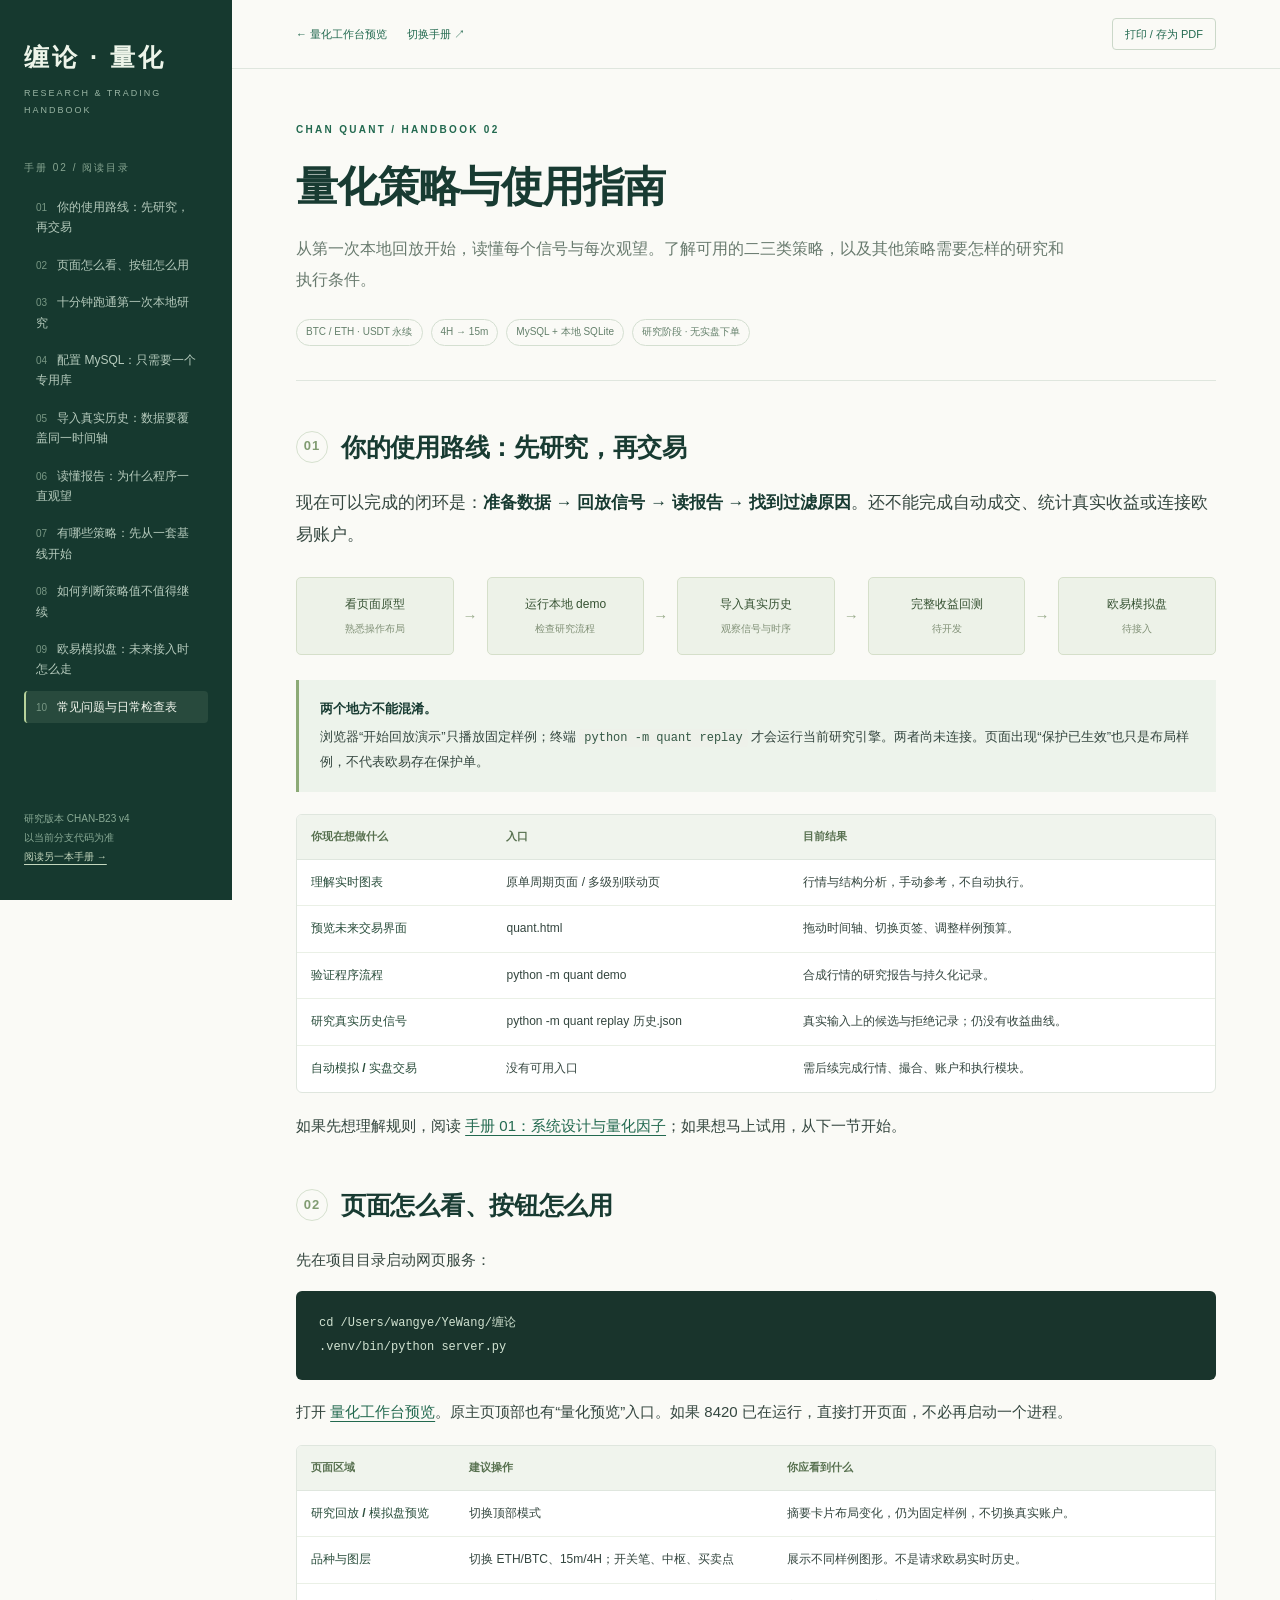
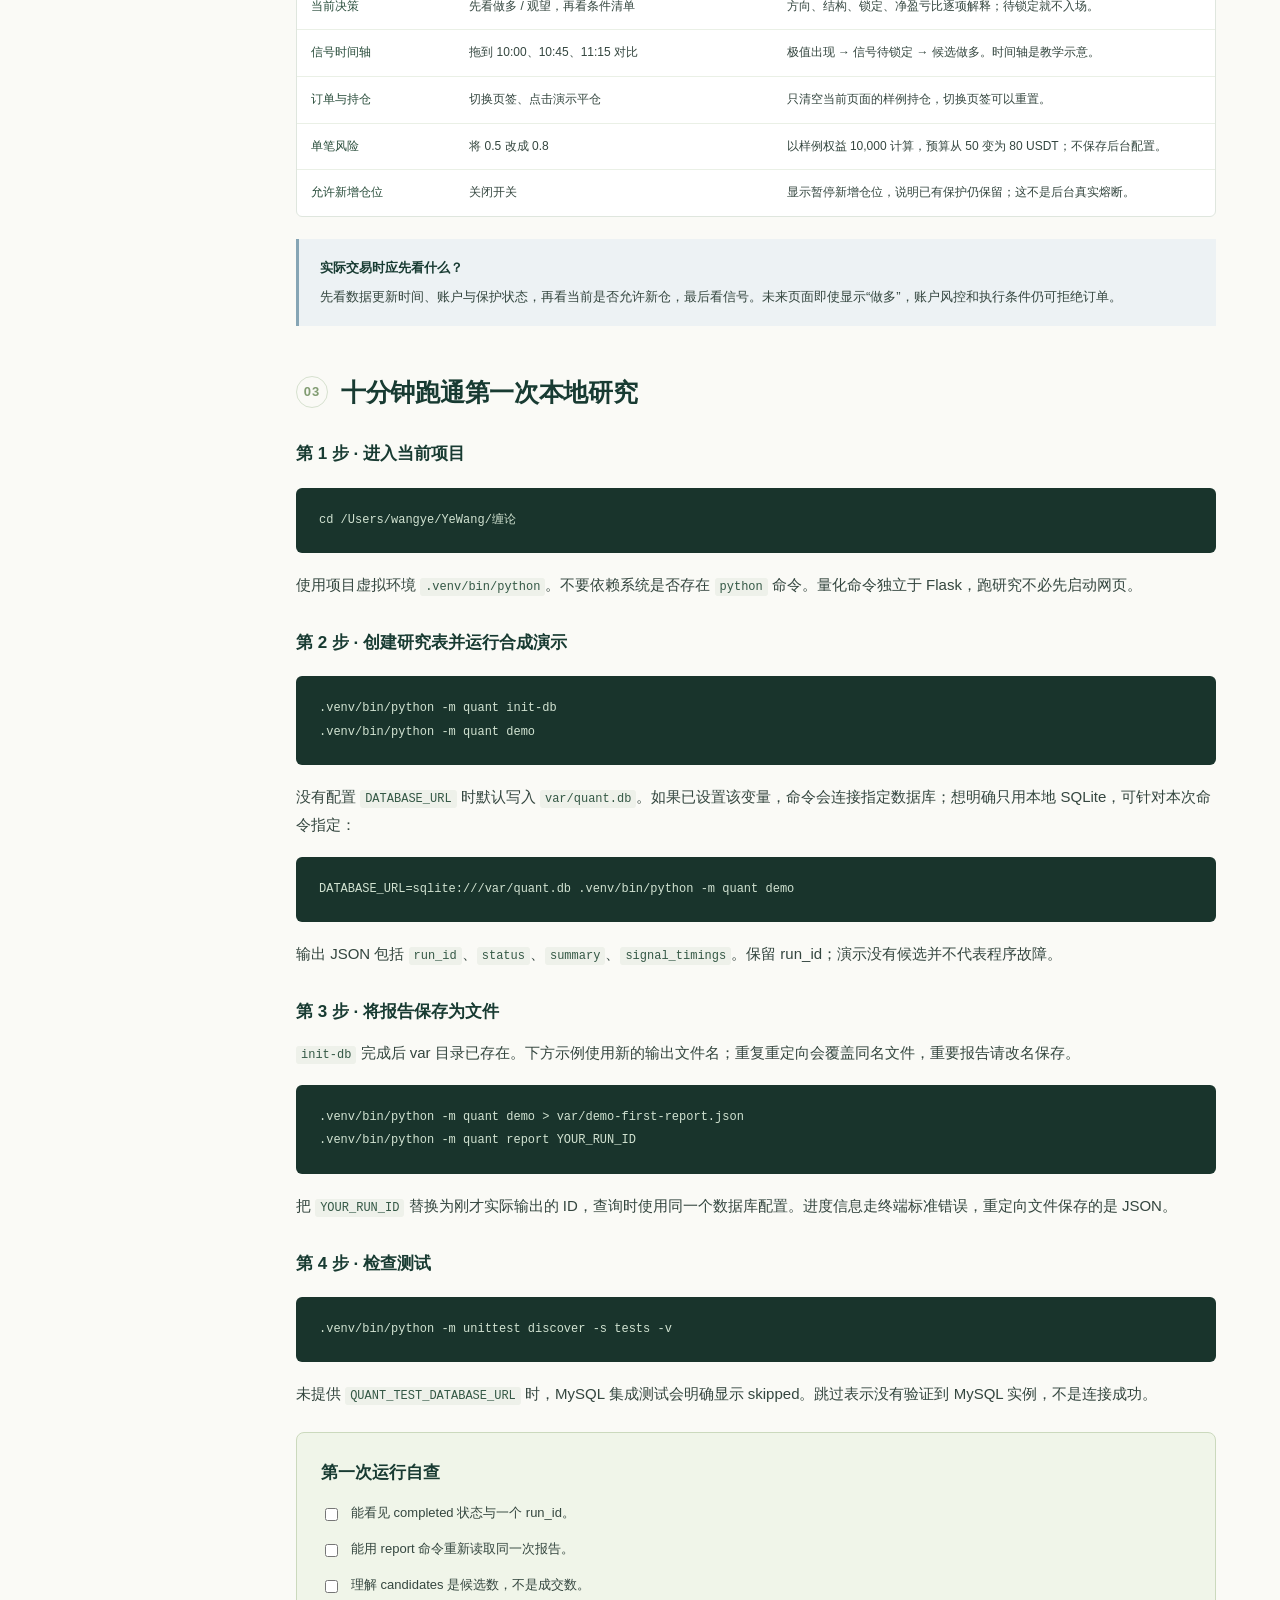
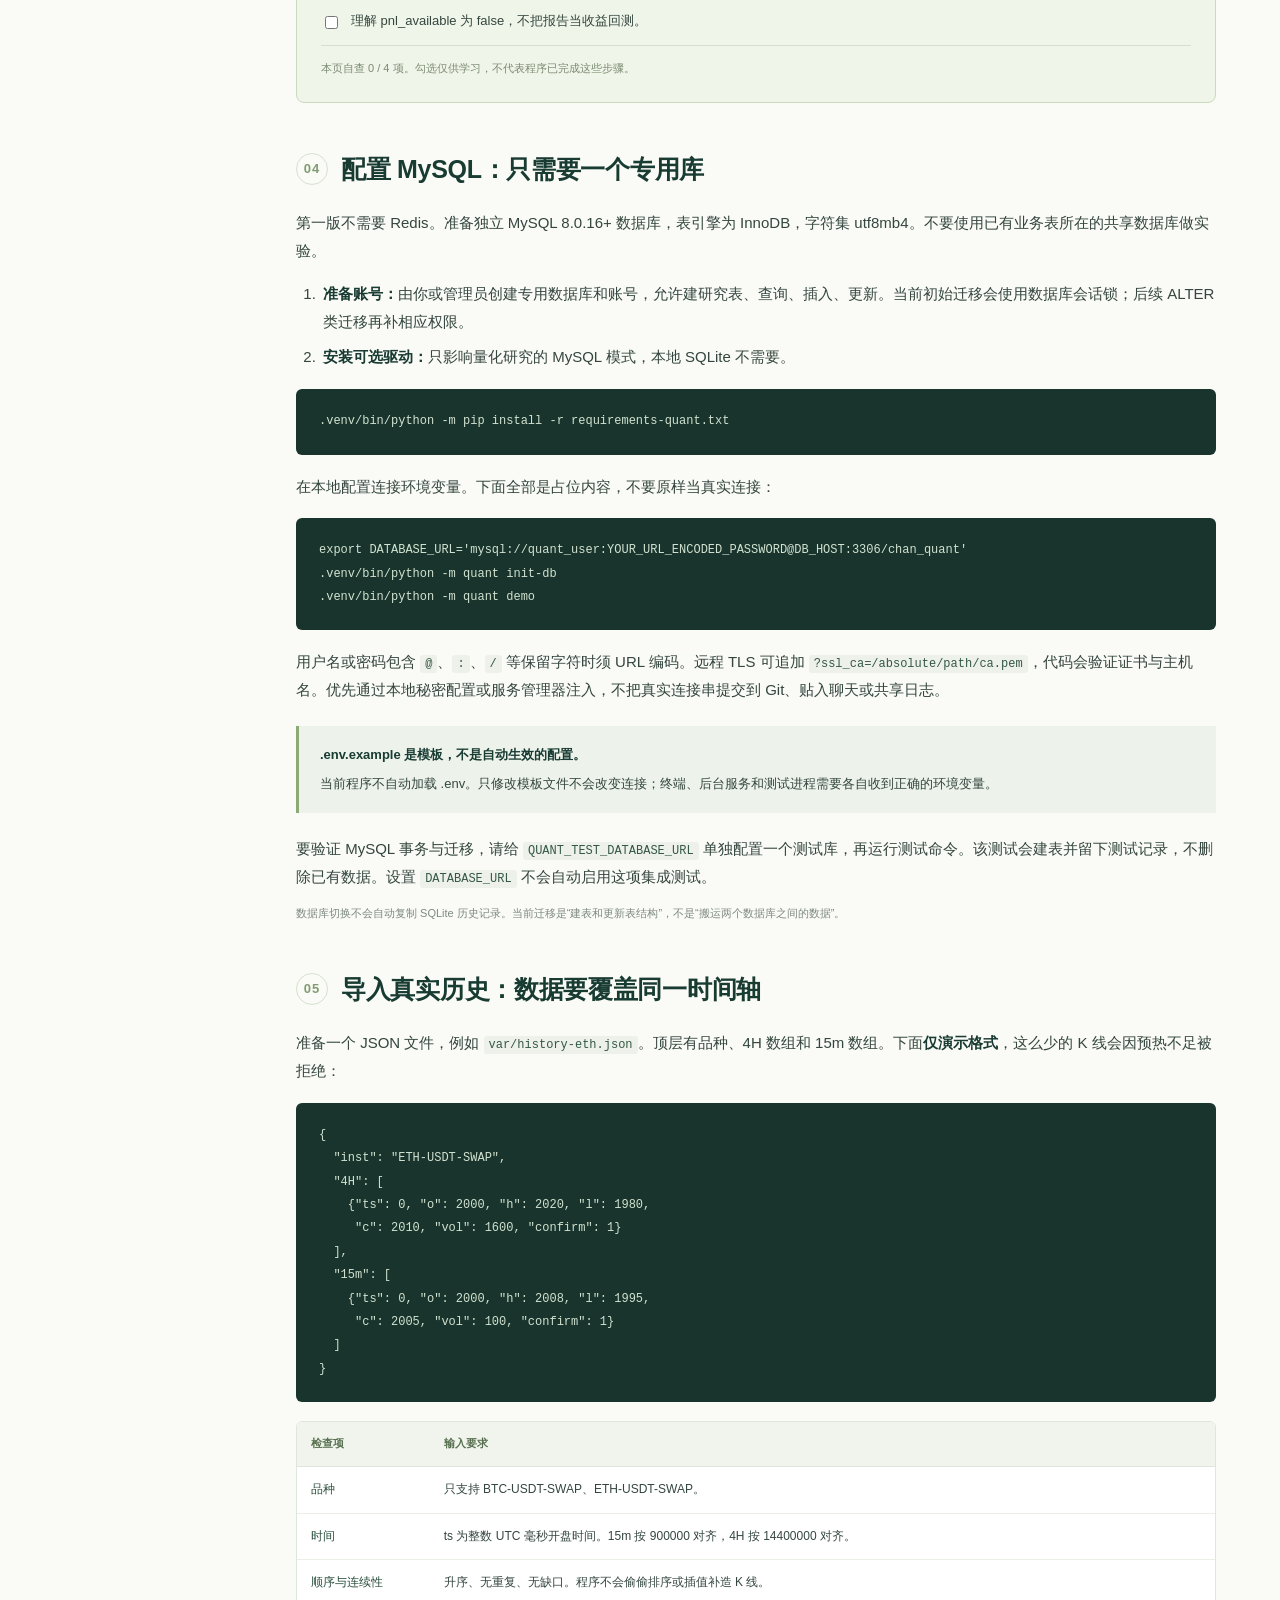
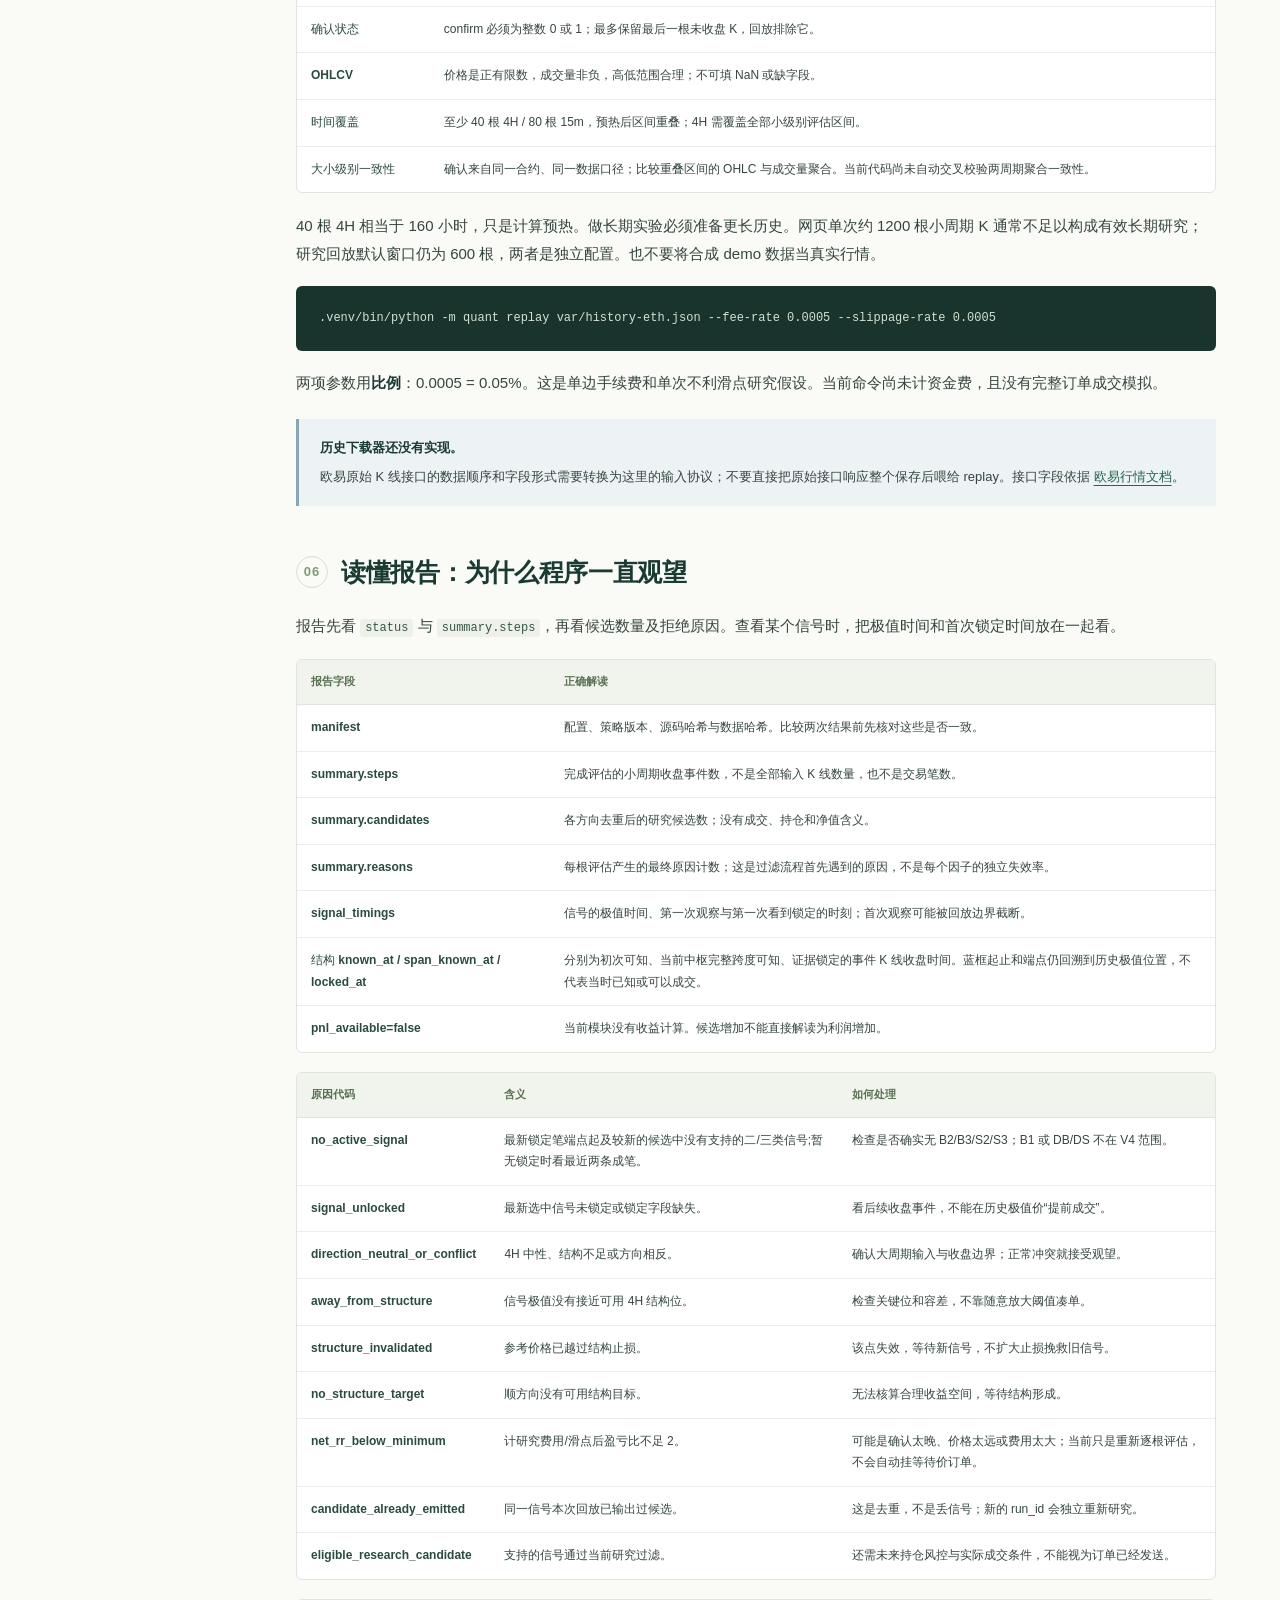
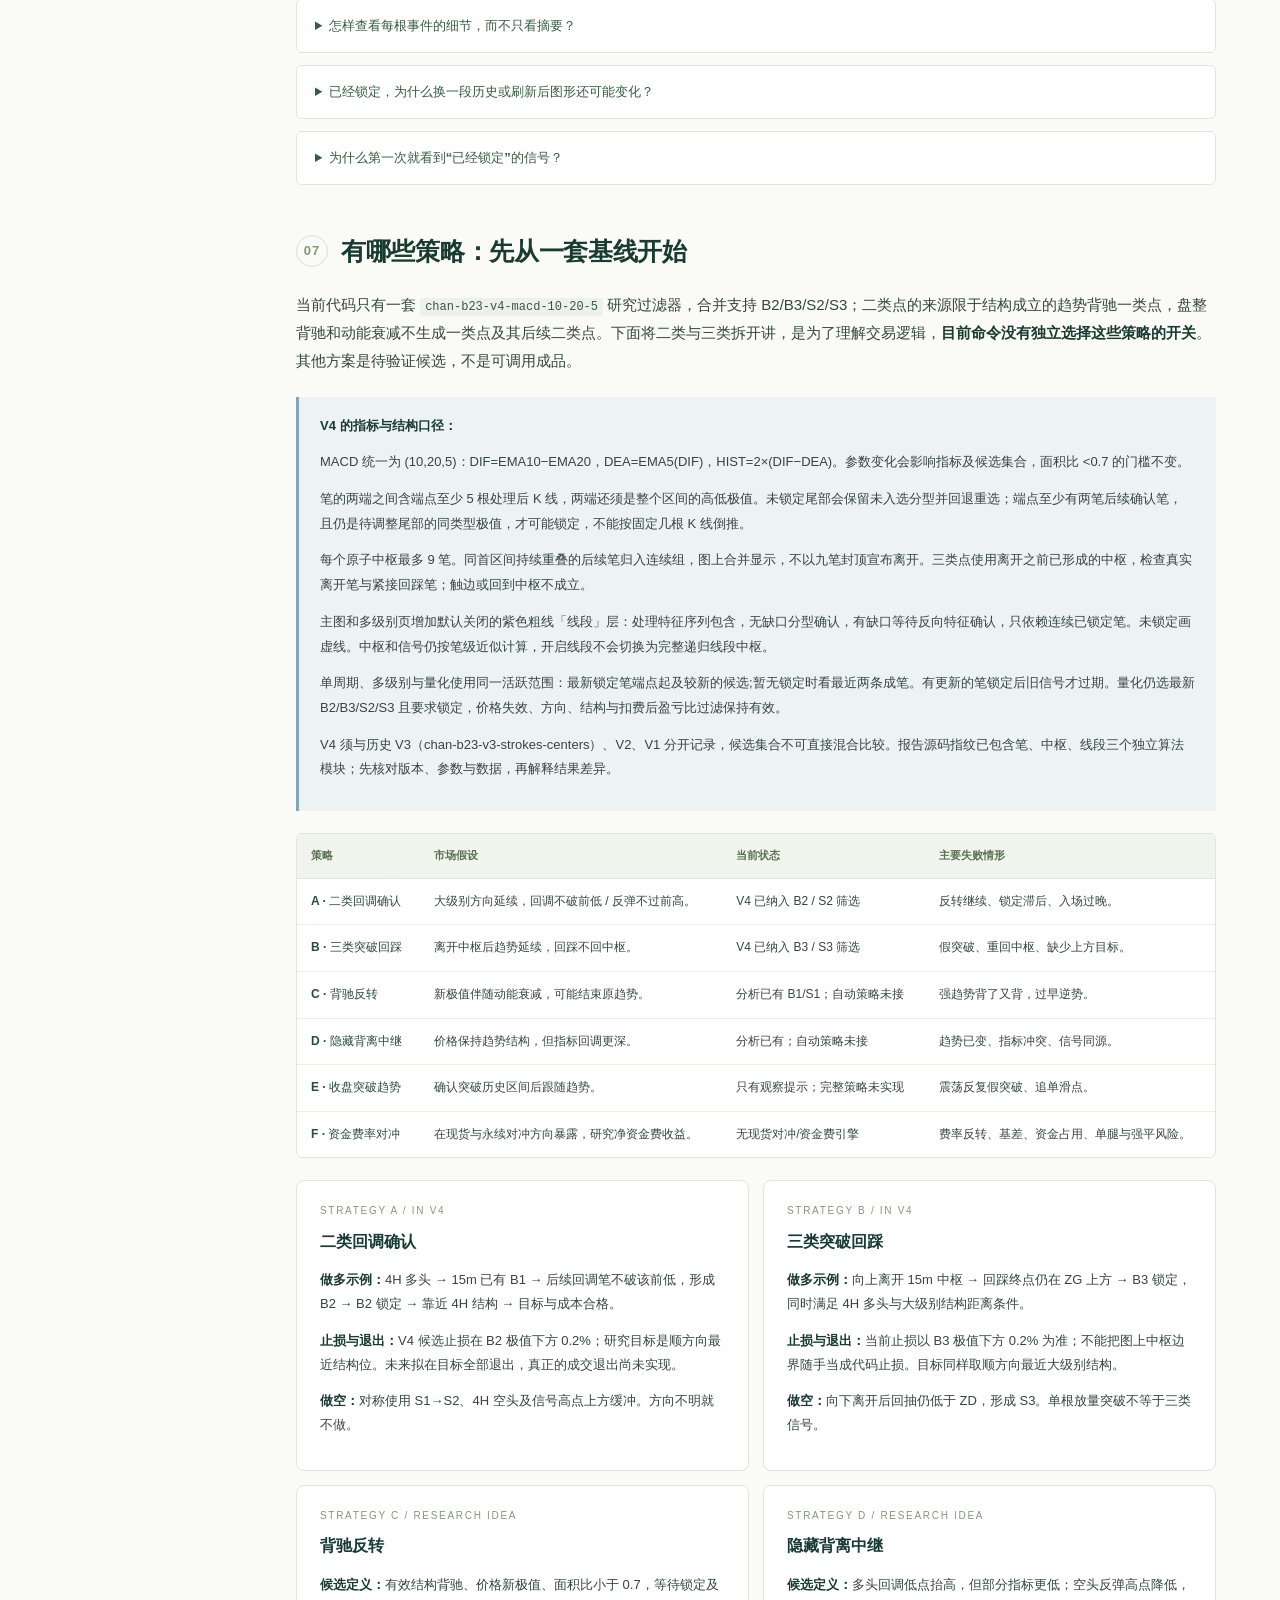
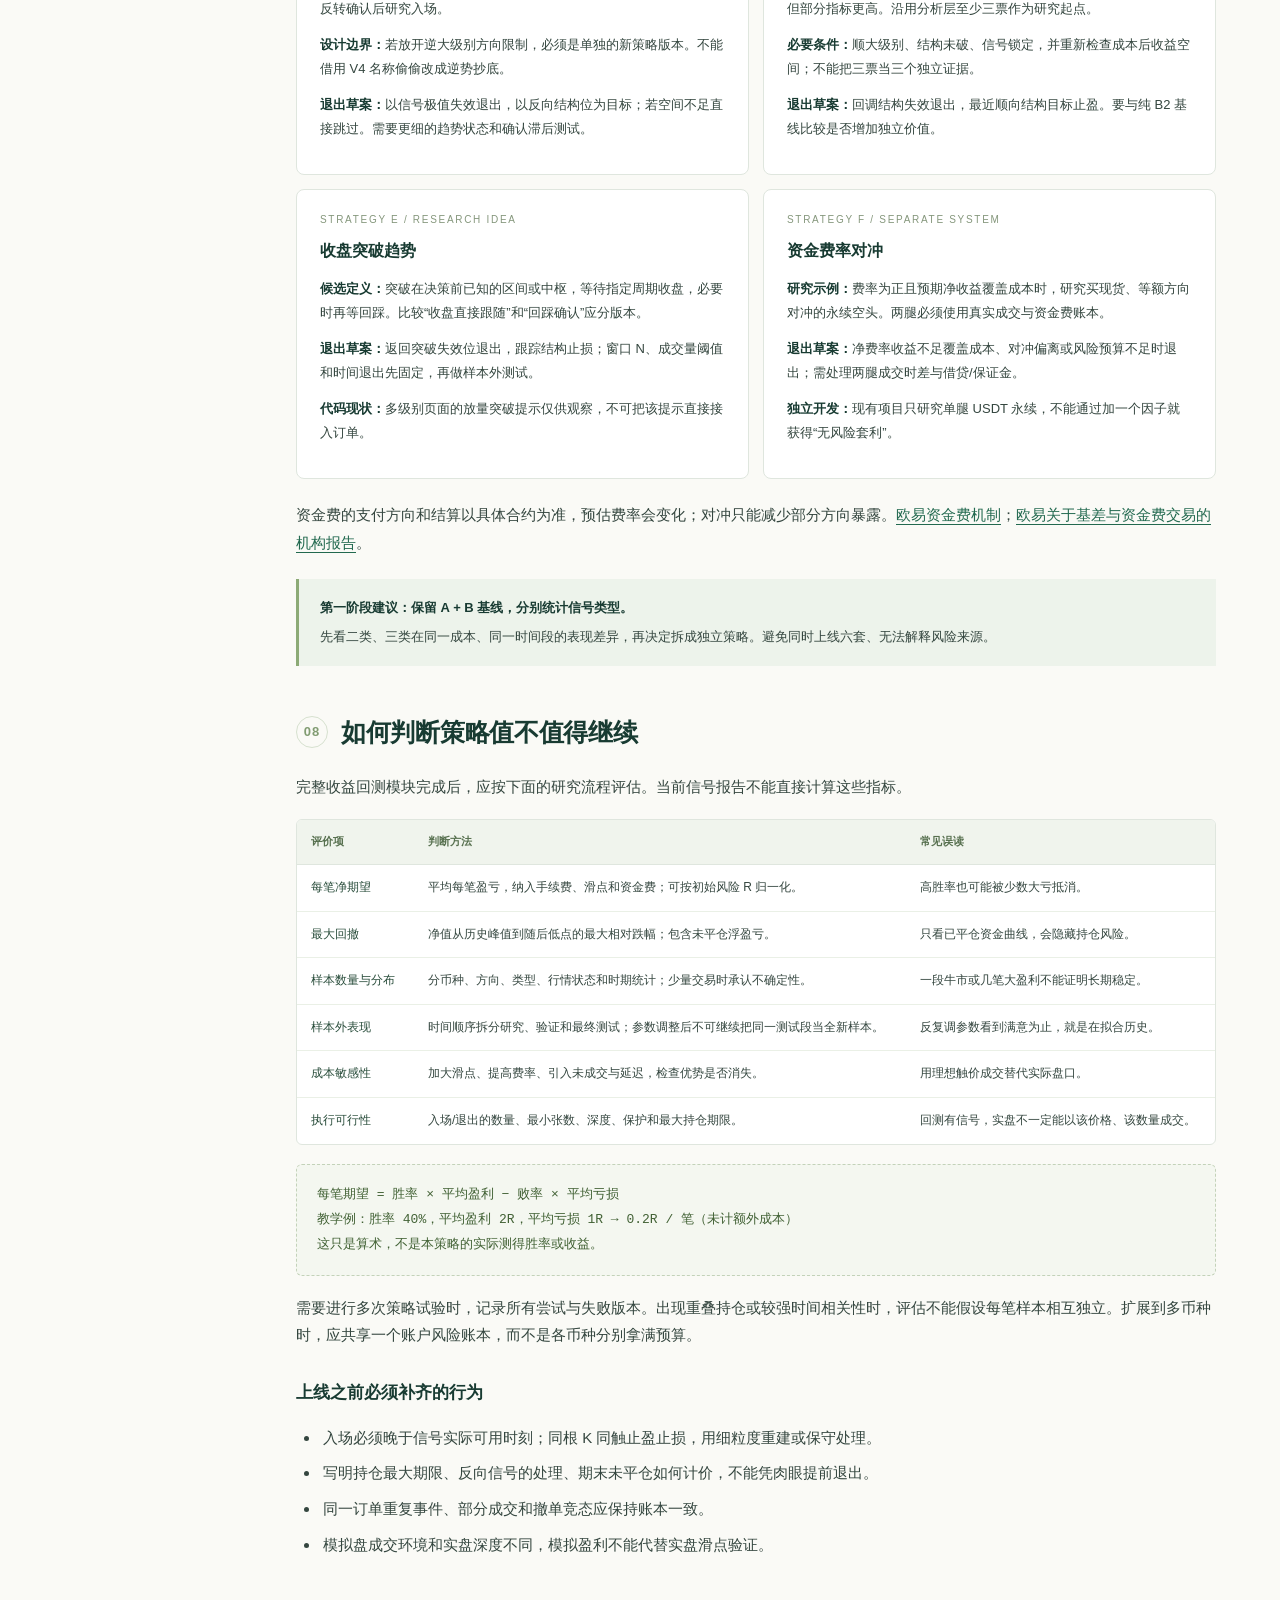
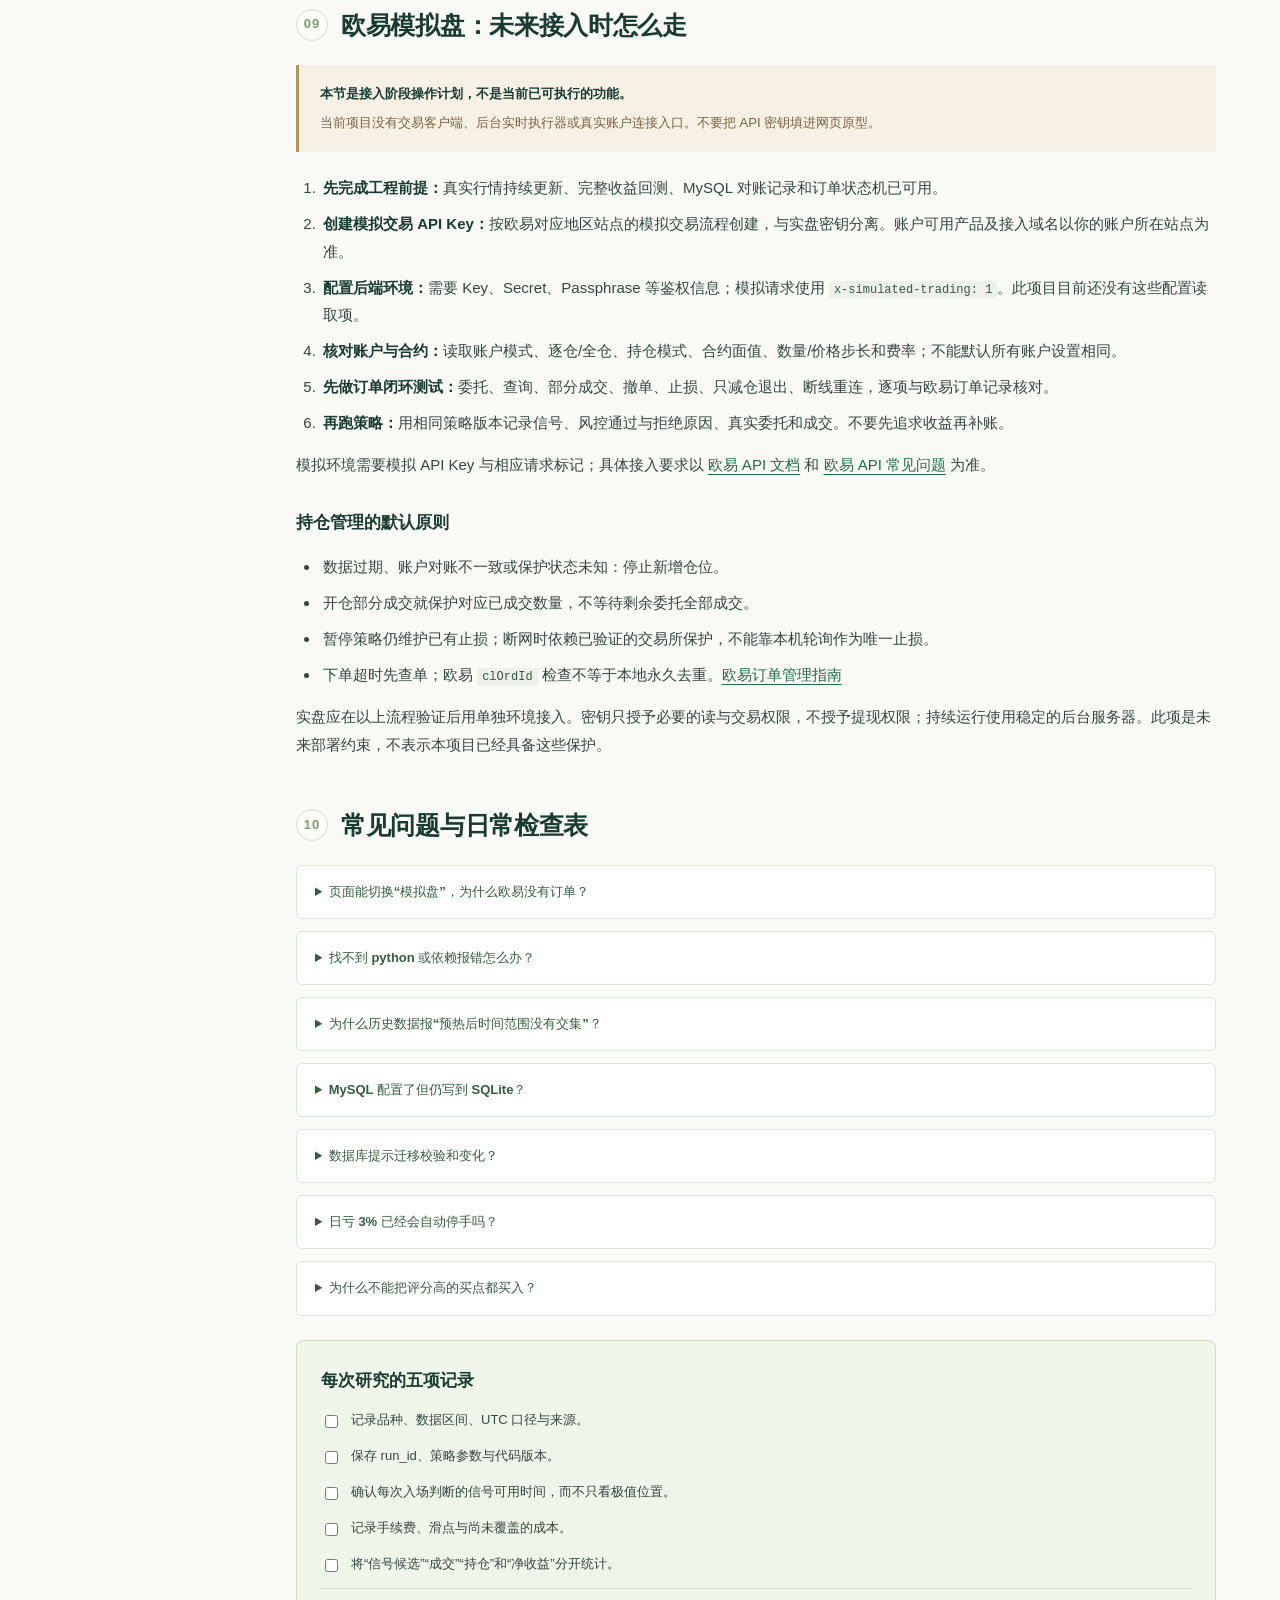
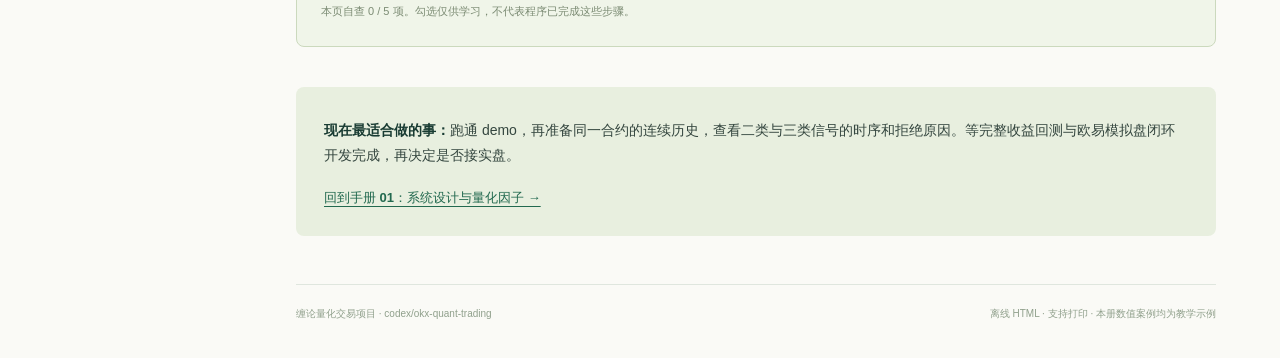
<file: static/quant-strategies-guide.html>
<!doctype html><html lang="zh-CN"><head><meta charset="utf-8"><meta name="viewport" content="width=device-width,initial-scale=1"><meta name="description" content="从第一次本地回放开始，读懂每个信号与每次观望。了解可用的二三类策略，以及其他策略需要怎样的研究和执行条件。"><title>量化策略与使用指南 · 缠论量化手册 02</title><style>
:root{--ink:#183b32;--text:#34463f;--muted:#7d8a82;--paper:#fafaf6;--line:#dfe6de;--green:#22694f;--wash:#edf3eb;--amber:#92662f;--blue:#426d91}*{box-sizing:border-box}html{scroll-padding-top:30px}body{margin:0;background:var(--paper);color:var(--text);font:15px/1.85 -apple-system,BlinkMacSystemFont,"PingFang SC","Microsoft YaHei",sans-serif}a{color:var(--green);text-underline-offset:4px}button,input,select{font:inherit}button{cursor:pointer}a:focus-visible,button:focus-visible,input:focus-visible,select:focus-visible,summary:focus-visible{outline:2px solid var(--green);outline-offset:4px}.rail{position:fixed;inset:0 auto 0 0;width:232px;padding:34px 24px;background:#16392f;color:#ccdcd2;display:flex;flex-direction:column;overflow:auto}.mark{font-size:25px;letter-spacing:3px;font-weight:650;color:#edf4e9;text-decoration:none}.mark small{display:block;font-size:9px;letter-spacing:2px;font-weight:400;color:#98b4a3;margin-top:5px}.rail-label{font-size:10px;color:#88a692;letter-spacing:2px;margin:40px 0 14px}.rail nav{display:grid;gap:5px}.rail nav a{display:block;color:#b6cbbd;text-decoration:none;font-size:12px;padding:6px 10px;border-radius:4px;line-height:1.7;border-left:2px solid transparent}.rail nav a:hover,.rail nav a.active{color:#f4f8ef;background:#284a3d;border-color:#b7d29b}.rail nav span{color:#789784;font-size:10px;margin-right:10px}.rail-foot{margin-top:auto;padding-top:32px;font-size:10px;line-height:1.9;color:#89aa95}.rail-foot a{color:#c4d7be}.shell{margin-left:232px}.top{display:flex;align-items:center;justify-content:space-between;padding:18px 5vw;border-bottom:1px solid var(--line);font-size:11px;color:var(--muted);gap:15px}.top a{text-decoration:none;margin-right:20px}.print{border:1px solid #cbd8c9;background:transparent;border-radius:4px;color:var(--green);padding:5px 12px;font-size:11px}.content{max-width:1120px;margin:auto;padding:52px 64px 34px}.eyebrow{font-size:10px;letter-spacing:2.3px;font-weight:550;color:var(--green);margin-bottom:20px}.hero{border-bottom:1px solid var(--line);padding-bottom:34px;margin-bottom:42px}.hero h1{font-size:42px;letter-spacing:-1px;line-height:1.3;color:var(--ink);margin:0 0 20px;font-weight:650}.hero p{font-size:16px;line-height:1.9;max-width:770px;color:#687a6e;margin:0 0 24px}.meta{display:flex;gap:8px;flex-wrap:wrap}.meta span{font-size:10px;color:#64806b;padding:3px 9px;border:1px solid #d4dfd1;border-radius:20px}section{margin:48px 0;scroll-margin-top:25px}h2{font-size:25px;color:var(--ink);font-weight:600;line-height:1.45;letter-spacing:-.3px;margin:0 0 22px;display:flex;gap:13px;align-items:center}h2 .num{font-size:13px;letter-spacing:1px;color:#819c72;border:1px solid #d6e1cf;border-radius:50%;width:32px;height:32px;display:grid;place-items:center;flex:none}h3{font-size:17px;color:var(--ink);font-weight:600;margin:28px 0 10px}p{margin:12px 0}strong{color:var(--ink)}.lead{font-size:17px;line-height:1.9}.note{border-left:3px solid #8caa76;background:var(--wash);padding:17px 21px;margin:22px 0;font-size:13px;line-height:1.9}.note.warn{border-left-color:#b2935b;background:#f6f0e5;color:#7a633e}.note.info{border-left-color:#86a5b5;background:#edf2f4}.note strong{display:block;margin-bottom:4px}.cards{display:grid;grid-template-columns:repeat(2,minmax(0,1fr));gap:14px;margin:22px 0}.card{border:1px solid var(--line);border-radius:8px;background:white;padding:21px 23px}.card h3{margin:6px 0 10px;font-size:16px}.card p,.card li{font-size:13px}.card .index{font-size:10px;letter-spacing:1.7px;color:#85977c}.badge{display:inline-block;white-space:nowrap;font-size:10px;line-height:1.5;padding:3px 7px;border-radius:3px;background:#e6f0e4;color:#47713f}.badge.planned{background:#f2eadb;color:#907343}.badge.partial{background:#e9eff3;color:#5d7f93}.table{overflow:auto;border:1px solid var(--line);border-radius:6px;margin:19px 0;background:#fff}table{width:100%;border-collapse:collapse;font-size:12px;line-height:1.8}th{background:#f0f4ed;color:#57704f;font-size:11px;font-weight:600;text-align:left;padding:12px 14px;border-bottom:1px solid var(--line)}td{padding:12px 14px;border-bottom:1px solid #eaf0e6;vertical-align:top}tr:last-child td{border-bottom:0}td:first-child{font-weight:550;color:#294d3b;min-width:115px}.wide td:first-child{min-width:145px}code{font:12px/1.75 ui-monospace,SFMono-Regular,Menlo,monospace;background:#eef1ea;color:#345845;border-radius:3px;padding:2px 5px;overflow-wrap:anywhere}pre{background:#19342c;color:#d1e2d1;padding:21px 23px;border-radius:6px;overflow:auto;font:12px/1.95 ui-monospace,SFMono-Regular,Menlo,monospace;margin:18px 0}pre code{background:none;color:inherit;padding:0;white-space:pre;overflow-wrap:normal}.formula{border:1px dashed #c3d2b9;background:#f4f7f0;padding:17px 20px;font:13px/1.95 ui-monospace,SFMono-Regular,Menlo,monospace;color:#416134;border-radius:6px;margin:18px 0;overflow:auto}.flow{display:flex;gap:9px;align-items:stretch;margin:25px 0}.flow>div{flex:1;min-width:0;background:#edf2e8;border:1px solid #d5dfca;border-radius:5px;text-align:center;padding:17px 8px;font-size:12px;line-height:1.6;color:#365232}.flow small{display:block;color:#819177;font-size:10px;margin-top:7px}.flow>b{align-self:center;color:#9bad8d;font-weight:400}.time-line{border-left:2px solid #d4dfc9;margin:25px 0 25px 10px;padding-left:28px}.time-line>div{position:relative;margin:22px 0}.time-line>div:before{content:"";position:absolute;left:-34px;top:8px;width:10px;height:10px;border-radius:50%;background:#7d9e68;box-shadow:0 0 0 4px var(--paper)}.time-line b{font-size:14px;color:#496640}.time-line p{font-size:13px;margin:4px 0}.small,.caption{font-size:11px;color:var(--muted)}ul,ol{padding-left:24px}li{padding-left:3px;margin:8px 0}details{border:1px solid var(--line);border-radius:6px;margin:12px 0;padding:14px 18px;background:#fff}summary{cursor:pointer;font-size:13px;font-weight:550;color:#365c41}details p{font-size:13px}.exercise{padding:24px;border:1px solid #cbd9bd;border-radius:8px;background:#f0f5e9;margin:24px 0}.exercise h3{margin:0 0 10px}.inputs{display:grid;grid-template-columns:repeat(3,minmax(0,1fr));gap:12px;margin:18px 0}.inputs label{display:flex;flex-direction:column;gap:5px;font-size:11px;color:#627c50}.inputs input,.inputs select{width:100%;min-width:0;padding:8px 10px;background:#fff;border:1px solid #cad8bd;border-radius:4px;color:#254831;font-size:13px}.result{display:flex;flex-wrap:wrap;gap:22px;margin-top:20px;padding-top:16px;border-top:1px solid #d4e0c8}.result b{font-size:25px;display:block;color:#355d32;font-weight:600}.result span{font-size:10px;color:#76876a}.result .verdict{font-size:14px;align-self:center;color:#4c6e40}.checklist label{display:flex;gap:10px;align-items:flex-start;margin:12px 0;font-size:13px;cursor:pointer}.checklist input{accent-color:#47774b;margin-top:7px}.checklist output{display:block;border-top:1px solid #d6dfcf;padding-top:12px;font-size:11px;color:#7b8b73}.closing{background:#e8efdf;border-radius:8px;padding:25px 28px;margin-top:40px}.closing p{font-size:14px;margin:6px 0 14px}.closing a{font-size:13px;font-weight:550}.footer{border-top:1px solid var(--line);padding-top:20px;margin-top:35px;display:flex;justify-content:space-between;gap:20px;font-size:10px;color:#90a08c}.subhead{display:flex;align-items:center;gap:9px;flex-wrap:wrap}.source-list{font-size:12px}.mobile-index{display:none}.break{word-break:break-all}.source-list li{margin:8px 0}
@media(max-width:1150px){.rail{width:200px;padding:28px 18px}.shell{margin-left:200px}.content{padding:35px 36px}.hero h1{font-size:35px}.flow{gap:5px}.flow>div{font-size:11px;padding:14px 4px}}
@media(max-width:800px){.rail{display:none}.shell{margin-left:0}.top{padding:14px 20px}.content{padding:30px 22px}.mobile-index{display:block}.hero{margin-bottom:26px}.hero h1{font-size:34px}.cards{gap:12px}.flow{flex-wrap:wrap}.flow>div{flex:1 1 100px}.flow>b{display:none}section{margin:36px 0}h2{font-size:23px}.inputs{grid-template-columns:repeat(2,minmax(0,1fr))}}
@media(max-width:480px){.content{padding:26px 16px}.hero h1{font-size:30px}.hero p{font-size:14px}.cards{grid-template-columns:1fr}.top>a{font-size:10px}.top .print{font-size:10px;padding:4px 8px}.top a{margin-right:8px}.card{padding:18px}h2{font-size:21px}.note{padding:14px 17px}.exercise{padding:18px}.footer{display:block}.result{gap:17px}.table{border-radius:4px}td,th{padding:10px}.flow>div{flex-basis:120px}}
@media print{@page{size:A4;margin:17mm}.rail,.top,.mobile-index,.print{display:none!important}.shell{margin:0}.content{max-width:none;padding:0}body{background:#fff;font-size:11px;color:#222;line-height:1.7}.hero h1{font-size:29px}.hero p{font-size:12px}.hero{margin:0 0 24px;padding-bottom:20px}section{margin:25px 0}h2{font-size:20px;break-after:avoid}h3{font-size:14px;break-after:avoid}p,li{orphans:3;widows:3}.card,.note,.exercise,tr,.flow{break-inside:avoid}.table{overflow:visible}table{font-size:9px;table-layout:fixed}td:first-child{min-width:0}td,th{padding:7px;overflow-wrap:anywhere}pre{white-space:pre-wrap;overflow-wrap:anywhere;background:#f1f3ee;color:#234;font-size:9px}pre code{white-space:pre-wrap}details{break-inside:avoid}details>*{display:block}.closing{break-inside:avoid}.footer{font-size:9px}a{color:#234;text-decoration:none}.inputs input,.inputs select{border-color:#bbb}.caption{font-size:9px}}
</style></head><body>
<aside class="rail"><a class="mark" href="quant.html">缠论 · 量化<small>RESEARCH &amp; TRADING HANDBOOK</small></a><div class="rail-label">手册 02 / 阅读目录</div><nav aria-label="章节目录"><a href="#route"><span>01</span>你的使用路线：先研究，再交易</a><a href="#page"><span>02</span>页面怎么看、按钮怎么用</a><a href="#demo"><span>03</span>十分钟跑通第一次本地研究</a><a href="#mysql"><span>04</span>配置 MySQL：只需要一个专用库</a><a href="#history"><span>05</span>导入真实历史：数据要覆盖同一时间轴</a><a href="#report"><span>06</span>读懂报告：为什么程序一直观望</a><a href="#strategies"><span>07</span>有哪些策略：先从一套基线开始</a><a href="#choose"><span>08</span>如何判断策略值不值得继续</a><a href="#okx"><span>09</span>欧易模拟盘：未来接入时怎么走</a><a href="#faq"><span>10</span>常见问题与日常检查表</a></nav><div class="rail-foot">研究版本 CHAN-B23 v4<br>以当前分支代码为准<br><a href="quant-design-factors.html">阅读另一本手册 →</a></div></aside>
<div class="shell"><header class="top"><div><a href="quant.html">← 量化工作台预览</a><a href="quant-design-factors.html">切换手册 ↗</a></div><button class="print" type="button">打印 / 存为 PDF</button></header><main class="content"><div class="hero"><div class="eyebrow">CHAN QUANT / HANDBOOK 02</div><h1>量化策略与使用指南</h1><p>从第一次本地回放开始，读懂每个信号与每次观望。了解可用的二三类策略，以及其他策略需要怎样的研究和执行条件。</p><div class="meta"><span>BTC / ETH · USDT 永续</span><span>4H → 15m</span><span>MySQL + 本地 SQLite</span><span>研究阶段 · 无实盘下单</span></div></div><details class="mobile-index"><summary>展开本册目录</summary><nav><a href="#route"><span>01</span>你的使用路线：先研究，再交易</a><a href="#page"><span>02</span>页面怎么看、按钮怎么用</a><a href="#demo"><span>03</span>十分钟跑通第一次本地研究</a><a href="#mysql"><span>04</span>配置 MySQL：只需要一个专用库</a><a href="#history"><span>05</span>导入真实历史：数据要覆盖同一时间轴</a><a href="#report"><span>06</span>读懂报告：为什么程序一直观望</a><a href="#strategies"><span>07</span>有哪些策略：先从一套基线开始</a><a href="#choose"><span>08</span>如何判断策略值不值得继续</a><a href="#okx"><span>09</span>欧易模拟盘：未来接入时怎么走</a><a href="#faq"><span>10</span>常见问题与日常检查表</a></nav></details><section id="route"><h2><span class="num">01</span>你的使用路线：先研究，再交易</h2>
<p class="lead">现在可以完成的闭环是：<strong>准备数据 → 回放信号 → 读报告 → 找到过滤原因</strong>。还不能完成自动成交、统计真实收益或连接欧易账户。</p>
<div class="flow"><div>看页面原型<small>熟悉操作布局</small></div><b>→</b><div>运行本地 demo<small>检查研究流程</small></div><b>→</b><div>导入真实历史<small>观察信号与时序</small></div><b>→</b><div>完整收益回测<small>待开发</small></div><b>→</b><div>欧易模拟盘<small>待接入</small></div></div>
<div class="note"><strong>两个地方不能混淆。</strong>浏览器“开始回放演示”只播放固定样例；终端 <code>python -m quant replay</code> 才会运行当前研究引擎。两者尚未连接。页面出现“保护已生效”也只是布局样例，不代表欧易存在保护单。</div>
<div class="table"><table><thead><tr><th>你现在想做什么</th><th>入口</th><th>目前结果</th></tr></thead><tbody><tr><td>理解实时图表</td><td>原单周期页面 / 多级别联动页</td><td>行情与结构分析，手动参考，不自动执行。</td></tr><tr><td>预览未来交易界面</td><td>quant.html</td><td>拖动时间轴、切换页签、调整样例预算。</td></tr><tr><td>验证程序流程</td><td>python -m quant demo</td><td>合成行情的研究报告与持久化记录。</td></tr><tr><td>研究真实历史信号</td><td>python -m quant replay 历史.json</td><td>真实输入上的候选与拒绝记录；仍没有收益曲线。</td></tr><tr><td>自动模拟 / 实盘交易</td><td>没有可用入口</td><td>需后续完成行情、撮合、账户和执行模块。</td></tr></tbody></table></div><p>如果先想理解规则，阅读 <a href="quant-design-factors.html">手册 01：系统设计与量化因子</a>；如果想马上试用，从下一节开始。</p></section><section id="page"><h2><span class="num">02</span>页面怎么看、按钮怎么用</h2>
<p>先在项目目录启动网页服务：</p><pre><code>cd /Users/wangye/YeWang/缠论
.venv/bin/python server.py</code></pre><p>打开 <a href="http://127.0.0.1:8420/static/quant.html">量化工作台预览</a>。原主页顶部也有“量化预览”入口。如果 8420 已在运行，直接打开页面，不必再启动一个进程。</p>
<div class="table"><table><thead><tr><th>页面区域</th><th>建议操作</th><th>你应看到什么</th></tr></thead><tbody><tr><td>研究回放 / 模拟盘预览</td><td>切换顶部模式</td><td>摘要卡片布局变化，仍为固定样例，不切换真实账户。</td></tr><tr><td>品种与图层</td><td>切换 ETH/BTC、15m/4H；开关笔、中枢、买卖点</td><td>展示不同样例图形。不是请求欧易实时历史。</td></tr><tr><td>当前决策</td><td>先看做多 / 观望，再看条件清单</td><td>方向、结构、锁定、净盈亏比逐项解释；待锁定就不入场。</td></tr><tr><td>信号时间轴</td><td>拖到 10:00、10:45、11:15 对比</td><td>极值出现 → 信号待锁定 → 候选做多。时间轴是教学示意。</td></tr><tr><td>订单与持仓</td><td>切换页签、点击演示平仓</td><td>只清空当前页面的样例持仓，切换页签可以重置。</td></tr><tr><td>单笔风险</td><td>将 0.5 改成 0.8</td><td>以样例权益 10,000 计算，预算从 50 变为 80 USDT；不保存后台配置。</td></tr><tr><td>允许新增仓位</td><td>关闭开关</td><td>显示暂停新增仓位，说明已有保护仍保留；这不是后台真实熔断。</td></tr></tbody></table></div><div class="note info"><strong>实际交易时应先看什么？</strong>先看数据更新时间、账户与保护状态，再看当前是否允许新仓，最后看信号。未来页面即使显示“做多”，账户风控和执行条件仍可拒绝订单。</div></section><section id="demo"><h2><span class="num">03</span>十分钟跑通第一次本地研究</h2>
<h3>第 1 步 · 进入当前项目</h3><pre><code>cd /Users/wangye/YeWang/缠论</code></pre><p>使用项目虚拟环境 <code>.venv/bin/python</code>。不要依赖系统是否存在 <code>python</code> 命令。量化命令独立于 Flask，跑研究不必先启动网页。</p>
<h3>第 2 步 · 创建研究表并运行合成演示</h3><pre><code>.venv/bin/python -m quant init-db
.venv/bin/python -m quant demo</code></pre><p>没有配置 <code>DATABASE_URL</code> 时默认写入 <code>var/quant.db</code>。如果已设置该变量，命令会连接指定数据库；想明确只用本地 SQLite，可针对本次命令指定：</p><pre><code>DATABASE_URL=sqlite:///var/quant.db .venv/bin/python -m quant demo</code></pre>
<p>输出 JSON 包括 <code>run_id</code>、<code>status</code>、<code>summary</code>、<code>signal_timings</code>。保留 run_id；演示没有候选并不代表程序故障。</p>
<h3>第 3 步 · 将报告保存为文件</h3><p><code>init-db</code> 完成后 var 目录已存在。下方示例使用新的输出文件名；重复重定向会覆盖同名文件，重要报告请改名保存。</p><pre><code>.venv/bin/python -m quant demo &gt; var/demo-first-report.json
.venv/bin/python -m quant report YOUR_RUN_ID</code></pre><p>把 <code>YOUR_RUN_ID</code> 替换为刚才实际输出的 ID，查询时使用同一个数据库配置。进度信息走终端标准错误，重定向文件保存的是 JSON。</p>
<h3>第 4 步 · 检查测试</h3><pre><code>.venv/bin/python -m unittest discover -s tests -v</code></pre><p>未提供 <code>QUANT_TEST_DATABASE_URL</code> 时，MySQL 集成测试会明确显示 skipped。跳过表示没有验证到 MySQL 实例，不是连接成功。</p>
<div class="exercise checklist"><h3>第一次运行自查</h3><label><input type="checkbox">能看见 completed 状态与一个 run_id。</label><label><input type="checkbox">能用 report 命令重新读取同一次报告。</label><label><input type="checkbox">理解 candidates 是候选数，不是成交数。</label><label><input type="checkbox">理解 pnl_available 为 false，不把报告当收益回测。</label><output>本页自查 0 / 4 项。勾选仅供学习，不代表程序已完成这些步骤。</output></div></section><section id="mysql"><h2><span class="num">04</span>配置 MySQL：只需要一个专用库</h2>
<p>第一版不需要 Redis。准备独立 MySQL 8.0.16+ 数据库，表引擎为 InnoDB，字符集 utf8mb4。不要使用已有业务表所在的共享数据库做实验。</p>
<ol><li><strong>准备账号：</strong>由你或管理员创建专用数据库和账号，允许建研究表、查询、插入、更新。当前初始迁移会使用数据库会话锁；后续 ALTER 类迁移再补相应权限。</li><li><strong>安装可选驱动：</strong>只影响量化研究的 MySQL 模式，本地 SQLite 不需要。</li></ol><pre><code>.venv/bin/python -m pip install -r requirements-quant.txt</code></pre>
<p>在本地配置连接环境变量。下面全部是占位内容，不要原样当真实连接：</p><pre><code>export DATABASE_URL='mysql://quant_user:YOUR_URL_ENCODED_PASSWORD@DB_HOST:3306/chan_quant'
.venv/bin/python -m quant init-db
.venv/bin/python -m quant demo</code></pre><p>用户名或密码包含 <code>@</code>、<code>:</code>、<code>/</code> 等保留字符时须 URL 编码。远程 TLS 可追加 <code>?ssl_ca=/absolute/path/ca.pem</code>，代码会验证证书与主机名。优先通过本地秘密配置或服务管理器注入，不把真实连接串提交到 Git、贴入聊天或共享日志。</p>
<div class="note"><strong>.env.example 是模板，不是自动生效的配置。</strong>当前程序不自动加载 .env。只修改模板文件不会改变连接；终端、后台服务和测试进程需要各自收到正确的环境变量。</div>
<p>要验证 MySQL 事务与迁移，请给 <code>QUANT_TEST_DATABASE_URL</code> 单独配置一个测试库，再运行测试命令。该测试会建表并留下测试记录，不删除已有数据。设置 <code>DATABASE_URL</code> 不会自动启用这项集成测试。</p>
<p class="small">数据库切换不会自动复制 SQLite 历史记录。当前迁移是“建表和更新表结构”，不是“搬运两个数据库之间的数据”。</p></section><section id="history"><h2><span class="num">05</span>导入真实历史：数据要覆盖同一时间轴</h2>
<p>准备一个 JSON 文件，例如 <code>var/history-eth.json</code>。顶层有品种、4H 数组和 15m 数组。下面<strong>仅演示格式</strong>，这么少的 K 线会因预热不足被拒绝：</p>
<pre><code>{
  "inst": "ETH-USDT-SWAP",
  "4H": [
    {"ts": 0, "o": 2000, "h": 2020, "l": 1980,
     "c": 2010, "vol": 1600, "confirm": 1}
  ],
  "15m": [
    {"ts": 0, "o": 2000, "h": 2008, "l": 1995,
     "c": 2005, "vol": 100, "confirm": 1}
  ]
}</code></pre>
<div class="table"><table><thead><tr><th>检查项</th><th>输入要求</th></tr></thead><tbody><tr><td>品种</td><td>只支持 BTC-USDT-SWAP、ETH-USDT-SWAP。</td></tr><tr><td>时间</td><td>ts 为整数 UTC 毫秒开盘时间。15m 按 900000 对齐，4H 按 14400000 对齐。</td></tr><tr><td>顺序与连续性</td><td>升序、无重复、无缺口。程序不会偷偷排序或插值补造 K 线。</td></tr><tr><td>确认状态</td><td>confirm 必须为整数 0 或 1；最多保留最后一根未收盘 K，回放排除它。</td></tr><tr><td>OHLCV</td><td>价格是正有限数，成交量非负，高低范围合理；不可填 NaN 或缺字段。</td></tr><tr><td>时间覆盖</td><td>至少 40 根 4H / 80 根 15m，预热后区间重叠；4H 需覆盖全部小级别评估区间。</td></tr><tr><td>大小级别一致性</td><td>确认来自同一合约、同一数据口径；比较重叠区间的 OHLC 与成交量聚合。当前代码尚未自动交叉校验两周期聚合一致性。</td></tr></tbody></table></div><p>40 根 4H 相当于 160 小时，只是计算预热。做长期实验必须准备更长历史。网页单次约 1200 根小周期 K 通常不足以构成有效长期研究；研究回放默认窗口仍为 600 根，两者是独立配置。也不要将合成 demo 数据当真实行情。</p>
<pre><code>.venv/bin/python -m quant replay var/history-eth.json --fee-rate 0.0005 --slippage-rate 0.0005</code></pre><p>两项参数用<strong>比例</strong>：0.0005 = 0.05%。这是单边手续费和单次不利滑点研究假设。当前命令尚未计资金费，且没有完整订单成交模拟。</p>
<div class="note info"><strong>历史下载器还没有实现。</strong>欧易原始 K 线接口的数据顺序和字段形式需要转换为这里的输入协议；不要直接把原始接口响应整个保存后喂给 replay。接口字段依据 <a href="https://app.okx.com/docs-v5/zh/">欧易行情文档</a>。</div></section><section id="report"><h2><span class="num">06</span>读懂报告：为什么程序一直观望</h2>
<p>报告先看 <code>status</code> 与 <code>summary.steps</code>，再看候选数量及拒绝原因。查看某个信号时，把极值时间和首次锁定时间放在一起看。</p>
<div class="table"><table><thead><tr><th>报告字段</th><th>正确解读</th></tr></thead><tbody><tr><td>manifest</td><td>配置、策略版本、源码哈希与数据哈希。比较两次结果前先核对这些是否一致。</td></tr><tr><td>summary.steps</td><td>完成评估的小周期收盘事件数，不是全部输入 K 线数量，也不是交易笔数。</td></tr><tr><td>summary.candidates</td><td>各方向去重后的研究候选数；没有成交、持仓和净值含义。</td></tr><tr><td>summary.reasons</td><td>每根评估产生的最终原因计数；这是过滤流程首先遇到的原因，不是每个因子的独立失效率。</td></tr><tr><td>signal_timings</td><td>信号的极值时间、第一次观察与第一次看到锁定的时刻；首次观察可能被回放边界截断。</td></tr><tr><td>结构 known_at / span_known_at / locked_at</td><td>分别为初次可知、当前中枢完整跨度可知、证据锁定的事件 K 线收盘时间。蓝框起止和端点仍回溯到历史极值位置，不代表当时已知或可以成交。</td></tr><tr><td>pnl_available=false</td><td>当前模块没有收益计算。候选增加不能直接解读为利润增加。</td></tr></tbody></table></div><div class="table"><table><thead><tr><th>原因代码</th><th>含义</th><th>如何处理</th></tr></thead><tbody><tr><td>no_active_signal</td><td>最新锁定笔端点起及较新的候选中没有支持的二/三类信号;暂无锁定时看最近两条成笔。</td><td>检查是否确实无 B2/B3/S2/S3；B1 或 DB/DS 不在 V4 范围。</td></tr><tr><td>signal_unlocked</td><td>最新选中信号未锁定或锁定字段缺失。</td><td>看后续收盘事件，不能在历史极值价“提前成交”。</td></tr><tr><td>direction_neutral_or_conflict</td><td>4H 中性、结构不足或方向相反。</td><td>确认大周期输入与收盘边界；正常冲突就接受观望。</td></tr><tr><td>away_from_structure</td><td>信号极值没有接近可用 4H 结构位。</td><td>检查关键位和容差，不靠随意放大阈值凑单。</td></tr><tr><td>structure_invalidated</td><td>参考价格已越过结构止损。</td><td>该点失效，等待新信号，不扩大止损挽救旧信号。</td></tr><tr><td>no_structure_target</td><td>顺方向没有可用结构目标。</td><td>无法核算合理收益空间，等待结构形成。</td></tr><tr><td>net_rr_below_minimum</td><td>计研究费用/滑点后盈亏比不足 2。</td><td>可能是确认太晚、价格太远或费用太大；当前只是重新逐根评估，不会自动挂等待价订单。</td></tr><tr><td>candidate_already_emitted</td><td>同一信号本次回放已输出过候选。</td><td>这是去重，不是丢信号；新的 run_id 会独立重新研究。</td></tr><tr><td>eligible_research_candidate</td><td>支持的信号通过当前研究过滤。</td><td>还需未来持仓风控与实际成交条件，不能视为订单已经发送。</td></tr></tbody></table></div><details><summary>怎样查看每根事件的细节，而不只看摘要？</summary><p>当前 report 命令主要输出摘要和信号时间。完整每根决策在 quant_evaluations.snapshot_json；可在数据库客户端按 run_id 与 observed_at 查询。页面暂未对接这些记录。</p><pre><code>SELECT observed_at, action, reason, snapshot_json
FROM quant_evaluations
WHERE run_id = '替换为实际RUN_ID'
ORDER BY observed_at;</code></pre></details>
<details><summary>已经锁定，为什么换一段历史或刷新后图形还可能变化？</summary><p>锁定前缀的稳定性针对同一固定历史起点的数据追加。网页约 1200 根、研究默认 600 根窗口左端滚动时，初始包含方向、笔和线段起点会重算，不能承诺所有历史标注都不变。研究应保留每次观察快照，不能把最终图上的蓝框或信号回填为过去已知。</p></details><details><summary>为什么第一次就看到“已经锁定”的信号？</summary><p>回放在预热结束后开始记录，有些历史信号已经存在。first_observation_left_censored=true 表示更早出现时刻不可从当前范围判断，不代表信号在本次开始时才真实形成。</p></details></section><section id="strategies"><h2><span class="num">07</span>有哪些策略：先从一套基线开始</h2>
<p>当前代码只有一套 <code>chan-b23-v4-macd-10-20-5</code> 研究过滤器，合并支持 B2/B3/S2/S3；二类点的来源限于结构成立的趋势背驰一类点，盘整背驰和动能衰减不生成一类点及其后续二类点。下面将二类与三类拆开讲，是为了理解交易逻辑，<strong>目前命令没有独立选择这些策略的开关</strong>。其他方案是待验证候选，不是可调用成品。</p>
<div class="note info"><strong>V4 的指标与结构口径：</strong><p>MACD 统一为 (10,20,5)：DIF=EMA10−EMA20，DEA=EMA5(DIF)，HIST=2×(DIF−DEA)。参数变化会影响指标及候选集合，面积比 &lt;0.7 的门槛不变。</p><p>笔的两端之间含端点至少 5 根处理后 K 线，两端还须是整个区间的高低极值。未锁定尾部会保留未入选分型并回退重选；端点至少有两笔后续确认笔，且仍是待调整尾部的同类型极值，才可能锁定，不能按固定几根 K 线倒推。</p><p>每个原子中枢最多 9 笔。同首区间持续重叠的后续笔归入连续组，图上合并显示，不以九笔封顶宣布离开。三类点使用离开之前已形成的中枢，检查真实离开笔与紧接回踩笔；触边或回到中枢不成立。</p><p>主图和多级别页增加默认关闭的紫色粗线「线段」层：处理特征序列包含，无缺口分型确认，有缺口等待反向特征确认，只依赖连续已锁定笔。未锁定画虚线。中枢和信号仍按笔级近似计算，开启线段不会切换为完整递归线段中枢。</p><p>单周期、多级别与量化使用同一活跃范围：最新锁定笔端点起及较新的候选;暂无锁定时看最近两条成笔。有更新的笔锁定后旧信号才过期。量化仍选最新 B2/B3/S2/S3 且要求锁定，价格失效、方向、结构与扣费后盈亏比过滤保持有效。</p><p>V4 须与历史 V3（chan-b23-v3-strokes-centers）、V2、V1 分开记录，候选集合不可直接混合比较。报告源码指纹已包含笔、中枢、线段三个独立算法模块；先核对版本、参数与数据，再解释结果差异。</p></div>
<div class="table"><table><thead><tr><th>策略</th><th>市场假设</th><th>当前状态</th><th>主要失败情形</th></tr></thead><tbody><tr><td>A · 二类回调确认</td><td>大级别方向延续，回调不破前低 / 反弹不过前高。</td><td>V4 已纳入 B2 / S2 筛选</td><td>反转继续、锁定滞后、入场过晚。</td></tr><tr><td>B · 三类突破回踩</td><td>离开中枢后趋势延续，回踩不回中枢。</td><td>V4 已纳入 B3 / S3 筛选</td><td>假突破、重回中枢、缺少上方目标。</td></tr><tr><td>C · 背驰反转</td><td>新极值伴随动能衰减，可能结束原趋势。</td><td>分析已有 B1/S1；自动策略未接</td><td>强趋势背了又背，过早逆势。</td></tr><tr><td>D · 隐藏背离中继</td><td>价格保持趋势结构，但指标回调更深。</td><td>分析已有；自动策略未接</td><td>趋势已变、指标冲突、信号同源。</td></tr><tr><td>E · 收盘突破趋势</td><td>确认突破历史区间后跟随趋势。</td><td>只有观察提示；完整策略未实现</td><td>震荡反复假突破、追单滑点。</td></tr><tr><td>F · 资金费率对冲</td><td>在现货与永续对冲方向暴露，研究净资金费收益。</td><td>无现货对冲/资金费引擎</td><td>费率反转、基差、资金占用、单腿与强平风险。</td></tr></tbody></table></div><div class="cards">
<article class="card"><div class="index">STRATEGY A / IN V4</div><h3>二类回调确认</h3><p><strong>做多示例：</strong>4H 多头 → 15m 已有 B1 → 后续回调笔不破该前低，形成 B2 → B2 锁定 → 靠近 4H 结构 → 目标与成本合格。</p><p><strong>止损与退出：</strong>V4 候选止损在 B2 极值下方 0.2%；研究目标是顺方向最近结构位。未来拟在目标全部退出，真正的成交退出尚未实现。</p><p><strong>做空：</strong>对称使用 S1→S2、4H 空头及信号高点上方缓冲。方向不明就不做。</p></article>
<article class="card"><div class="index">STRATEGY B / IN V4</div><h3>三类突破回踩</h3><p><strong>做多示例：</strong>向上离开 15m 中枢 → 回踩终点仍在 ZG 上方 → B3 锁定，同时满足 4H 多头与大级别结构距离条件。</p><p><strong>止损与退出：</strong>当前止损以 B3 极值下方 0.2% 为准；不能把图上中枢边界随手当成代码止损。目标同样取顺方向最近大级别结构。</p><p><strong>做空：</strong>向下离开后回抽仍低于 ZD，形成 S3。单根放量突破不等于三类信号。</p></article>
<article class="card"><div class="index">STRATEGY C / RESEARCH IDEA</div><h3>背驰反转</h3><p><strong>候选定义：</strong>有效结构背驰、价格新极值、面积比小于 0.7，等待锁定及反转确认后研究入场。</p><p><strong>设计边界：</strong>若放开逆大级别方向限制，必须是单独的新策略版本。不能借用 V4 名称偷偷改成逆势抄底。</p><p><strong>退出草案：</strong>以信号极值失效退出，以反向结构位为目标；若空间不足直接跳过。需要更细的趋势状态和确认滞后测试。</p></article>
<article class="card"><div class="index">STRATEGY D / RESEARCH IDEA</div><h3>隐藏背离中继</h3><p><strong>候选定义：</strong>多头回调低点抬高，但部分指标更低；空头反弹高点降低，但部分指标更高。沿用分析层至少三票作为研究起点。</p><p><strong>必要条件：</strong>顺大级别、结构未破、信号锁定，并重新检查成本后收益空间；不能把三票当三个独立证据。</p><p><strong>退出草案：</strong>回调结构失效退出，最近顺向结构目标止盈。要与纯 B2 基线比较是否增加独立价值。</p></article>
<article class="card"><div class="index">STRATEGY E / RESEARCH IDEA</div><h3>收盘突破趋势</h3><p><strong>候选定义：</strong>突破在决策前已知的区间或中枢，等待指定周期收盘，必要时再等回踩。比较“收盘直接跟随”和“回踩确认”应分版本。</p><p><strong>退出草案：</strong>返回突破失效位退出，跟踪结构止损；窗口 N、成交量阈值和时间退出先固定，再做样本外测试。</p><p><strong>代码现状：</strong>多级别页面的放量突破提示仅供观察，不可把该提示直接接入订单。</p></article>
<article class="card"><div class="index">STRATEGY F / SEPARATE SYSTEM</div><h3>资金费率对冲</h3><p><strong>研究示例：</strong>费率为正且预期净收益覆盖成本时，研究买现货、等额方向对冲的永续空头。两腿必须使用真实成交与资金费账本。</p><p><strong>退出草案：</strong>净费率收益不足覆盖成本、对冲偏离或风险预算不足时退出；需处理两腿成交时差与借贷/保证金。</p><p><strong>独立开发：</strong>现有项目只研究单腿 USDT 永续，不能通过加一个因子就获得“无风险套利”。</p></article>
</div><p>资金费的支付方向和结算以具体合约为准，预估费率会变化；对冲只能减少部分方向暴露。<a href="https://www.okx.com/en-sg/help/perps-funding-fee-mechanism">欧易资金费机制</a>；<a href="https://www.okx.com/cdn/assets/files/246/CB663AC29681F531.pdf">欧易关于基差与资金费交易的机构报告</a>。</p>
<div class="note"><strong>第一阶段建议：保留 A + B 基线，分别统计信号类型。</strong>先看二类、三类在同一成本、同一时间段的表现差异，再决定拆成独立策略。避免同时上线六套、无法解释风险来源。</div></section><section id="choose"><h2><span class="num">08</span>如何判断策略值不值得继续</h2>
<p>完整收益回测模块完成后，应按下面的研究流程评估。当前信号报告不能直接计算这些指标。</p>
<div class="table"><table><thead><tr><th>评价项</th><th>判断方法</th><th>常见误读</th></tr></thead><tbody><tr><td>每笔净期望</td><td>平均每笔盈亏，纳入手续费、滑点和资金费；可按初始风险 R 归一化。</td><td>高胜率也可能被少数大亏抵消。</td></tr><tr><td>最大回撤</td><td>净值从历史峰值到随后低点的最大相对跌幅；包含未平仓浮盈亏。</td><td>只看已平仓资金曲线，会隐藏持仓风险。</td></tr><tr><td>样本数量与分布</td><td>分币种、方向、类型、行情状态和时期统计；少量交易时承认不确定性。</td><td>一段牛市或几笔大盈利不能证明长期稳定。</td></tr><tr><td>样本外表现</td><td>时间顺序拆分研究、验证和最终测试；参数调整后不可继续把同一测试段当全新样本。</td><td>反复调参数看到满意为止，就是在拟合历史。</td></tr><tr><td>成本敏感性</td><td>加大滑点、提高费率、引入未成交与延迟，检查优势是否消失。</td><td>用理想触价成交替代实际盘口。</td></tr><tr><td>执行可行性</td><td>入场/退出的数量、最小张数、深度、保护和最大持仓期限。</td><td>回测有信号，实盘不一定能以该价格、该数量成交。</td></tr></tbody></table></div><div class="formula">每笔期望 = 胜率 × 平均盈利 − 败率 × 平均亏损<br>教学例：胜率 40%，平均盈利 2R，平均亏损 1R → 0.2R / 笔（未计额外成本）<br>这只是算术，不是本策略的实际测得胜率或收益。</div>
<p>需要进行多次策略试验时，记录所有尝试与失败版本。出现重叠持仓或较强时间相关性时，评估不能假设每笔样本相互独立。扩展到多币种时，应共享一个账户风险账本，而不是各币种分别拿满预算。</p>
<h3>上线之前必须补齐的行为</h3><ul><li>入场必须晚于信号实际可用时刻；同根 K 同触止盈止损，用细粒度重建或保守处理。</li><li>写明持仓最大期限、反向信号的处理、期末未平仓如何计价，不能凭肉眼提前退出。</li><li>同一订单重复事件、部分成交和撤单竞态应保持账本一致。</li><li>模拟盘成交环境和实盘深度不同，模拟盈利不能代替实盘滑点验证。</li></ul></section><section id="okx"><h2><span class="num">09</span>欧易模拟盘：未来接入时怎么走</h2>
<div class="note warn"><strong>本节是接入阶段操作计划，不是当前已可执行的功能。</strong>当前项目没有交易客户端、后台实时执行器或真实账户连接入口。不要把 API 密钥填进网页原型。</div>
<ol><li><strong>先完成工程前提：</strong>真实行情持续更新、完整收益回测、MySQL 对账记录和订单状态机已可用。</li><li><strong>创建模拟交易 API Key：</strong>按欧易对应地区站点的模拟交易流程创建，与实盘密钥分离。账户可用产品及接入域名以你的账户所在站点为准。</li><li><strong>配置后端环境：</strong>需要 Key、Secret、Passphrase 等鉴权信息；模拟请求使用 <code>x-simulated-trading: 1</code>。此项目目前还没有这些配置读取项。</li><li><strong>核对账户与合约：</strong>读取账户模式、逐仓/全仓、持仓模式、合约面值、数量/价格步长和费率；不能默认所有账户设置相同。</li><li><strong>先做订单闭环测试：</strong>委托、查询、部分成交、撤单、止损、只减仓退出、断线重连，逐项与欧易订单记录核对。</li><li><strong>再跑策略：</strong>用相同策略版本记录信号、风控通过与拒绝原因、真实委托和成交。不要先追求收益再补账。</li></ol>
<p>模拟环境需要模拟 API Key 与相应请求标记；具体接入要求以 <a href="https://app.okx.com/docs-v5/zh/">欧易 API 文档</a> 和 <a href="https://www.okx.com/zh-hans/help/api-faq">欧易 API 常见问题</a> 为准。</p>
<h3>持仓管理的默认原则</h3><ul><li>数据过期、账户对账不一致或保护状态未知：停止新增仓位。</li><li>开仓部分成交就保护对应已成交数量，不等待剩余委托全部成交。</li><li>暂停策略仍维护已有止损；断网时依赖已验证的交易所保护，不能靠本机轮询作为唯一止损。</li><li>下单超时先查单；欧易 <code>clOrdId</code> 检查不等于本地永久去重。<a href="https://www.okx.com/docs-v5/trick_zh/">欧易订单管理指南</a></li></ul>
<p>实盘应在以上流程验证后用单独环境接入。密钥只授予必要的读与交易权限，不授予提现权限；持续运行使用稳定的后台服务器。此项是未来部署约束，不表示本项目已经具备这些保护。</p></section><section id="faq"><h2><span class="num">10</span>常见问题与日常检查表</h2>
<details><summary>页面能切换“模拟盘”，为什么欧易没有订单？</summary><p>因为它是页面原型。所有按钮只影响本页样例，没有交易接口。真实模拟盘客户端尚未开发。</p></details>
<details><summary>找不到 python 或依赖报错怎么办？</summary><p>先进入本项目目录，再使用 .venv/bin/python。系统 Python 的依赖可能不同。MySQL 驱动单独安装 requirements-quant.txt；Flask 端口占用时直接打开已有服务，不重复启动。</p></details>
<details><summary>为什么历史数据报“预热后时间范围没有交集”？</summary><p>40 根 4H 收盘后，小级别数据已经结束，或两组数据不是同一时间范围。补齐更长历史并检查 UTC 毫秒对齐；不能只满足数组长度。</p></details>
<details><summary>MySQL 配置了但仍写到 SQLite？</summary><p>检查启动该进程的环境中是否真正设置 DATABASE_URL。当前不会自动读取 .env；另一个终端或服务管理器不会自动继承你在当前终端设置的值。</p></details>
<details><summary>数据库提示迁移校验和变化？</summary><p>已应用的迁移文件被修改了。应新增迁移版本，不删除有价值的研究库来绕过检查，也不要随意手工更改迁移记录。</p></details>
<details><summary>日亏 3% 已经会自动停手吗？</summary><p>不会。当前只是设计规则和界面样例，尚未接入持续账户权益及风险状态。独立 risk.py 只根据调用者提供的参数计算本单数量。</p></details>
<details><summary>为什么不能把评分高的买点都买入？</summary><p>评分是解释特征，不是胜率。锁定、方向、结构、成本和账户风险仍必须通过；界面仓位百分比也不能当真实资金投入比例。</p></details>
<div class="exercise checklist"><h3>每次研究的五项记录</h3><label><input type="checkbox">记录品种、数据区间、UTC 口径与来源。</label><label><input type="checkbox">保存 run_id、策略参数与代码版本。</label><label><input type="checkbox">确认每次入场判断的信号可用时间，而不只看极值位置。</label><label><input type="checkbox">记录手续费、滑点与尚未覆盖的成本。</label><label><input type="checkbox">将“信号候选”“成交”“持仓”和“净收益”分开统计。</label><output>本页自查 0 / 5 项。勾选仅供学习，不代表程序已完成这些步骤。</output></div>
<div class="closing"><p><strong>现在最适合做的事：</strong>跑通 demo，再准备同一合约的连续历史，查看二类与三类信号的时序和拒绝原因。等完整收益回测与欧易模拟盘闭环开发完成，再决定是否接实盘。</p><a href="quant-design-factors.html">回到手册 01：系统设计与量化因子 →</a></div></section><footer class="footer"><span>缠论量化交易项目 · codex/okx-quant-trading</span><span>离线 HTML · 支持打印 · 本册数值案例均为教学示例</span></footer></main></div><script>
document.querySelectorAll('.print').forEach(b=>b.addEventListener('click',()=>window.print()));
window.addEventListener('beforeprint',()=>document.querySelectorAll('details:not([open])').forEach(d=>{d.dataset.printClosed='1';d.open=true;}));
window.addEventListener('afterprint',()=>document.querySelectorAll('details[data-print-closed]').forEach(d=>{d.open=false;delete d.dataset.printClosed;}));
const links=[...document.querySelectorAll('.rail nav a')];
if('IntersectionObserver' in window){const o=new IntersectionObserver(es=>{const hit=es.find(e=>e.isIntersecting);if(hit)links.forEach(a=>a.classList.toggle('active',a.hash==='#'+hit.target.id));},{rootMargin:'-8% 0px -66% 0px'});document.querySelectorAll('section[id]').forEach(s=>o.observe(s));}
document.querySelectorAll('.checklist').forEach(box=>{box.addEventListener('change',()=>{const all=box.querySelectorAll('input');const n=box.querySelectorAll('input:checked').length;box.querySelector('output').textContent=`本页自查 ${n} / ${all.length} 项。勾选仅供学习，不代表程序已完成这些步骤。`;});});
</script></body></html>
</file>
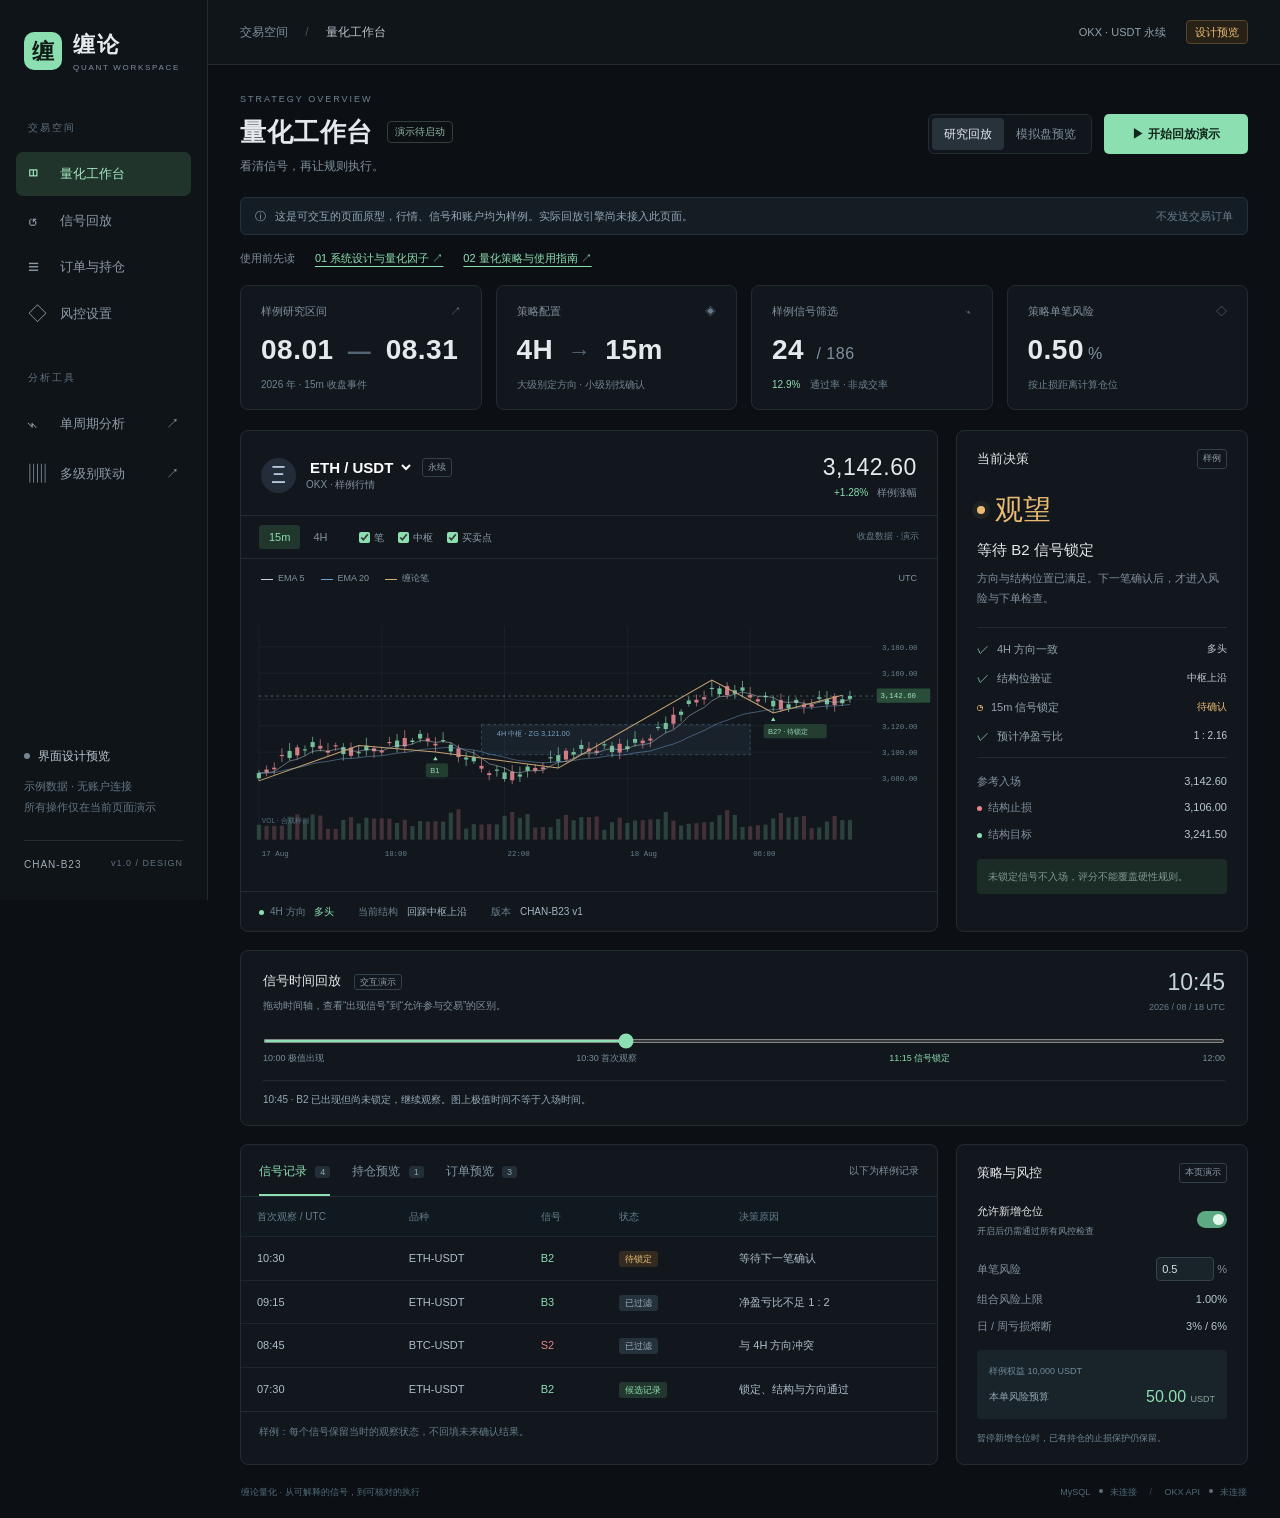
<file: static/quant.html>
<!doctype html>
<html lang="zh-CN">
<head>
  <meta charset="utf-8"><meta name="viewport" content="width=device-width, initial-scale=1">
  <title>缠论 · 量化工作台预览</title>
  <link rel="stylesheet" href="/static/quant.css">
</head>
<body>
<aside class="sidebar">
  <a class="brand" href="/"><span class="brand-icon">缠</span><span>缠论<span class="brand-sub">QUANT WORKSPACE</span></span></a>
  <div class="nav-caption">交易空间</div>
  <nav aria-label="工作台导航">
    <button class="nav-item active" data-section="workspace"><span>◫</span>量化工作台</button>
    <button class="nav-item" data-section="research"><span>↺</span>信号回放</button>
    <button class="nav-item" data-section="activity"><span>≡</span>订单与持仓</button>
    <button class="nav-item" data-section="risk"><span>◇</span>风控设置</button>
  </nav>
  <div class="nav-caption second">分析工具</div>
  <a class="nav-item" href="/"><span>⌁</span>单周期分析<span class="external">↗</span></a>
  <a class="nav-item" href="/multi"><span>▥</span>多级别联动<span class="external">↗</span></a>
  <div class="sidebar-bottom"><div class="environment"><i></i>界面设计预览</div><p>示例数据 · 无账户连接<br>所有操作仅在当前页面演示</p><div class="build">CHAN-B23 <span>v1.0 / DESIGN</span></div></div>
</aside>
<div class="app-shell">
  <header class="topbar"><div class="breadcrumb">交易空间 <span>/</span> <b>量化工作台</b></div><div class="top-meta"><span class="chip">OKX · USDT 永续</span><span class="preview-badge">设计预览</span></div></header>
  <main>
    <section id="workspace">
      <div class="page-heading"><div><div class="eyebrow">STRATEGY OVERVIEW</div><h1>量化工作台<span class="live-status" id="run-status">演示待启动</span></h1><p>看清信号，再让规则执行。</p></div><div class="heading-actions"><div class="segmented" aria-label="预览模式"><button class="selected" data-mode="research" aria-pressed="true">研究回放</button><button data-mode="paper" aria-pressed="false">模拟盘预览</button></div><button class="primary" id="play">▶ 开始回放演示</button></div></div>
      <div class="preview-notice"><span>ⓘ</span><span>这是可交互的页面原型，行情、信号和账户均为样例。实际回放引擎尚未接入此页面。</span><span class="notice-right">不发送交易订单</span></div>
      <div class="manual-links"><span>使用前先读</span><a href="quant-design-factors.html">01 系统设计与量化因子 ↗</a><a href="quant-strategies-guide.html">02 量化策略与使用指南 ↗</a></div>
      <div class="stats-grid">
        <article class="stat"><div class="stat-label" id="stat-label">样例研究区间 <span>↗</span></div><div class="stat-value" id="stat-value">08.01 <span>—</span> 08.31</div><div class="stat-foot" id="stat-foot">2026 年 · 15m 收盘事件</div></article>
        <article class="stat"><div class="stat-label">策略配置 <span>◈</span></div><div class="stat-value">4H <span>→</span> 15m</div><div class="stat-foot">大级别定方向 · 小级别找确认</div></article>
        <article class="stat"><div class="stat-label">样例信号筛选 <span>⌁</span></div><div class="stat-value">24 <small>/ 186</small></div><div class="stat-foot"><span class="green">12.9%</span> 通过率 · 非成交率</div></article>
        <article class="stat"><div class="stat-label">策略单笔风险 <span>◇</span></div><div class="stat-value" id="risk-stat">0.50<small>%</small></div><div class="stat-foot">按止损距离计算仓位</div></article>
      </div>
      <div class="workspace-grid">
        <section class="panel chart-panel">
          <div class="chart-heading"><div class="instrument"><span class="coin-icon" id="coin-icon">Ξ</span><div><div class="symbol"><select id="instrument" aria-label="交易品种"><option value="ETH">ETH / USDT</option><option value="BTC">BTC / USDT</option></select><span class="small-tag">永续</span></div><div class="muted tiny">OKX · 样例行情</div></div></div><div class="quote"><strong id="quote">3,142.60</strong><span class="green">+1.28% <span class="muted">样例涨幅</span></span></div></div>
          <div class="chart-tools"><div class="periods"><button class="selected" data-period="15m">15m</button><button data-period="4H">4H</button></div><div class="overlays"><label><input id="show-bi" type="checkbox" checked>笔</label><label><input id="show-zs" type="checkbox" checked>中枢</label><label><input id="show-signals" type="checkbox" checked>买卖点</label></div><span class="chart-label">收盘数据 · 演示</span></div>
          <div class="legend"><span><i class="legend-line white"></i>EMA 5</span><span><i class="legend-line blue"></i>EMA 20</span><span><i class="legend-line orange"></i>缠论笔</span><span class="legend-right">UTC</span></div>
          <div id="market-chart" role="img" aria-label="样例K线、中枢及缠论笔结构图"></div>
          <div class="chart-bottom"><span><i class="status-dot"></i>4H 方向 <b class="green">多头</b></span><span>当前结构 <b>回踩中枢上沿</b></span><span>版本 <b>CHAN-B23 v1</b></span></div>
        </section>
        <section class="panel decision-panel">
          <div class="panel-title"><h2>当前决策</h2><span class="small-tag">样例</span></div>
          <div class="decision-label" id="decision-label"><span class="decision-dot"></span>观望</div>
          <h3 id="decision-title">等待 B2 信号锁定</h3><p class="decision-copy" id="decision-copy">方向与结构位置已满足。下一笔确认后，才进入风险与下单检查。</p>
          <div class="checklist"><div><span class="check">✓</span><span>4H 方向一致</span><b>多头</b></div><div><span class="check">✓</span><span>结构位验证</span><b>中枢上沿</b></div><div><span id="lock-icon" class="pending">◷</span><span>15m 信号锁定</span><b id="lock-text" class="amber">待确认</b></div><div><span class="check">✓</span><span>预计净盈亏比</span><b>1 : 2.16</b></div></div>
          <div class="price-plan"><div><span>参考入场</span><b id="entry">3,142.60</b></div><div><span><i class="mini-dot red"></i>结构止损</span><b id="stop">3,106.00</b></div><div><span><i class="mini-dot green-bg"></i>结构目标</span><b id="target">3,241.50</b></div></div>
          <div class="decision-note" id="decision-note">未锁定信号不入场，评分不能覆盖硬性规则。</div>
        </section>
      </div>
    </section>
    <section id="research" class="panel replay-panel"><div class="replay-top"><div><h2>信号时间回放 <span class="small-tag">交互演示</span></h2><p>拖动时间轴，查看“出现信号”到“允许参与交易”的区别。</p></div><div class="replay-time"><span id="replay-time">10:45</span><small>2026 / 08 / 18 UTC</small></div></div><input type="range" id="timeline" min="0" max="8" value="3" aria-label="信号回放时间"><div class="timeline-labels"><span>10:00 极值出现</span><span>10:30 首次观察</span><span>11:15 信号锁定</span><span>12:00</span></div><div class="timeline-caption" id="timeline-caption">10:45 · B2 已出现但尚未锁定，继续观察。图上极值时间不等于入场时间。</div></section>
    <div class="bottom-grid">
      <section id="activity" class="panel activity-panel"><div class="activity-heading"><div class="table-tabs" role="tablist" aria-label="交易记录"><button class="selected" data-table="signals" role="tab" aria-selected="true">信号记录 <span>4</span></button><button data-table="positions" role="tab" aria-selected="false">持仓预览 <span>1</span></button><button data-table="orders" role="tab" aria-selected="false">订单预览 <span>3</span></button></div><span class="muted tiny">以下为样例记录</span></div><div class="table-wrap" id="activity-table"></div><div class="activity-footer" id="activity-footer">每个信号保留当时的观察状态，不回填未来确认结果。</div></section>
      <section id="risk" class="panel risk-panel"><div class="panel-title"><h2>策略与风控</h2><span class="small-tag">本页演示</span></div><div class="risk-toggle"><div><b>允许新增仓位</b><p id="pause-note">开启后仍需通过所有风控检查</p></div><label class="switch"><input type="checkbox" id="allow-entry" checked aria-label="允许新增仓位"><span></span></label></div><div class="risk-fields"><label>单笔风险 <span><input id="risk-input" type="number" min="0.1" max="1" step="0.1" value="0.5" aria-label="单笔风险百分比"> %</span></label><div><span>组合风险上限</span><b>1.00%</b></div><div><span>日 / 周亏损熔断</span><b>3% / 6%</b></div></div><div class="budget"><span>样例权益 10,000 USDT</span><div>本单风险预算 <b><span id="budget-value">50.00</span> <small>USDT</small></b></div></div><p class="risk-hint" id="risk-feedback" aria-live="polite">暂停新增仓位时，已有持仓的止损保护仍保留。</p></section>
    </div>
    <footer class="page-footer"><span>缠论量化 · 从可解释的信号，到可核对的执行</span><span>MySQL <i class="offline-dot"></i> 未连接 <span class="footer-sep">/</span> OKX API <i class="offline-dot"></i> 未连接</span></footer>
  </main>
</div>
<script src="/static/quant.js"></script>
</body></html>
</file>
<file: static/quant.css>
:root{color-scheme:dark;--bg:#0c1014;--panel:#12171d;--line:#232b33;--text:#e4e9ed;--muted:#80909e;--green:#8cdfb0;--amber:#e9bb72;--red:#e78487}
*{box-sizing:border-box}html{scroll-padding-top:76px}body{margin:0;background:var(--bg);color:var(--text);font:13px/1.5 -apple-system,BlinkMacSystemFont,"PingFang SC","Microsoft YaHei",sans-serif}button,input,select{font:inherit}button,a,input,select{-webkit-tap-highlight-color:transparent}button,a{cursor:pointer}button{color:inherit}a{color:inherit;text-decoration:none}button:focus-visible,a:focus-visible,input:focus-visible,select:focus-visible{outline:2px solid var(--green);outline-offset:4px}button{transition:background .15s,color .15s}button:hover{filter:brightness(1.15)}.sidebar{width:208px;position:fixed;inset:0 auto 0 0;background:#0f1419;border-right:1px solid var(--line);padding:28px 16px;display:flex;flex-direction:column}.brand{display:flex;gap:11px;align-items:center;padding:0 8px;font-weight:600;font-size:22px;letter-spacing:2px}.brand-icon{width:38px;height:38px;display:grid;place-items:center;color:#111c16;background:var(--green);border-radius:10px;font-size:22px;letter-spacing:0}.brand-sub{display:block;font-size:8px;letter-spacing:1.7px;color:var(--muted);font-weight:500;margin-top:1px}.nav-caption{font-size:10px;letter-spacing:2px;color:#60717e;margin:46px 12px 14px}.nav-caption.second{margin-top:32px}.nav-item{width:100%;display:flex;align-items:center;gap:12px;border:0;background:none;border-radius:7px;color:#8e9ba6;padding:12px;margin:3px 0;text-align:left;font-size:13px;white-space:nowrap}.nav-item>span:first-child{font-size:19px;width:20px;line-height:1}.nav-item.active{background:#20342c;color:#a2e8c2}.nav-item:hover{background:#1a242b;color:var(--text)}.external{margin-left:auto;font-size:13px}.sidebar-bottom{margin-top:auto;padding:20px 8px 0}.environment{color:#bac7cf;font-size:12px;display:flex;gap:8px;align-items:center}.environment i,.offline-dot{display:inline-block;width:6px;height:6px;border-radius:50%;background:#758593}.sidebar-bottom p{font-size:11px;line-height:1.9;color:#647682}.build{border-top:1px solid var(--line);padding-top:16px;margin-top:22px;letter-spacing:1px;font-size:10px;color:#a1adb7}.build span{float:right;font-size:9px;color:#61727e}.app-shell{margin-left:208px}.topbar{height:65px;border-bottom:1px solid var(--line);display:flex;justify-content:space-between;align-items:center;padding:0 32px;background:#10151a}.breadcrumb{color:var(--muted);font-size:12px}.breadcrumb span{margin:0 14px;color:#40515e}.breadcrumb b{color:#b6c2cb;font-weight:500}.top-meta{display:flex;align-items:center;gap:20px}.chip{font-size:11px;color:#91a1ac}.preview-badge{color:var(--amber);font-size:11px;border:1px solid #56452b;background:#272117;padding:3px 8px;border-radius:4px}main{max-width:1720px;margin:auto;padding:28px 32px 18px}.page-heading{display:flex;justify-content:space-between;gap:20px;align-items:center;margin-bottom:22px}.eyebrow{font-size:9px;color:#6f8491;letter-spacing:2px;margin-bottom:7px}h1{font-size:26px;line-height:1.4;margin:0;font-weight:600;letter-spacing:.5px;display:flex;align-items:center;gap:14px}.live-status{font-size:10px;font-weight:400;letter-spacing:0;padding:3px 7px;border:1px solid #334039;border-radius:4px;color:#91b5a2}.page-heading p{margin:7px 0 0;color:var(--muted);font-size:12px}.heading-actions{display:flex;gap:12px;align-items:center}.segmented{border:1px solid var(--line);padding:3px;background:#10161b;border-radius:6px;display:flex}.segmented button{border:0;background:none;color:var(--muted);padding:7px 12px;border-radius:4px;font-size:12px}.segmented button.selected{background:#28323b;color:var(--text)}.primary{background:var(--green);color:#10251b;border:0;border-radius:5px;padding:11px 17px;font-size:12px;font-weight:600;min-width:144px}.preview-notice{display:flex;gap:9px;align-items:center;background:#151d24;color:#91a6b7;border:1px solid #23323e;border-radius:6px;padding:10px 14px;font-size:11px;margin-bottom:20px}.notice-right{margin-left:auto;white-space:nowrap;color:#677d8e}.stats-grid{display:grid;grid-template-columns:repeat(4,minmax(0,1fr));gap:14px;margin-bottom:20px}.stat{background:var(--panel);border:1px solid var(--line);border-radius:8px;padding:17px 20px}.stat-label{color:var(--muted);font-size:11px;display:flex;justify-content:space-between}.stat-label>span{color:#657b89}.stat-value{font-size:28px;letter-spacing:.5px;font-weight:550;margin-top:10px;font-variant-numeric:tabular-nums}.stat-value>span{color:#536572;font-size:23px;margin:0 6px}.stat-value small{color:var(--muted);font-size:16px;font-weight:400;margin-left:4px}.stat-foot{color:#6f8492;font-size:10px;margin-top:6px}.stat-foot .green{margin-right:7px}.green{color:var(--green)}.amber{color:var(--amber)}.red-text{color:var(--red)}.muted{color:var(--muted)}.tiny{font-size:10px}.panel{background:var(--panel);border:1px solid var(--line);border-radius:8px;overflow:hidden}.workspace-grid{display:grid;grid-template-columns:minmax(0,1fr) 292px;gap:18px}.chart-heading{display:flex;justify-content:space-between;align-items:center;padding:19px 20px 15px}.instrument{display:flex;align-items:center;gap:10px}.coin-icon{display:grid;place-items:center;border-radius:50%;background:#232c39;color:#b8c8e0;font-size:23px;width:35px;height:35px}.symbol{display:flex;gap:8px;align-items:center}.symbol select{font-weight:600;font-size:15px;border:0;background:transparent;padding:0 3px 0 0;cursor:pointer}.small-tag{font-size:9px;color:#8e9faa;border:1px solid #31404b;padding:2px 5px;border-radius:3px;font-weight:400;white-space:nowrap}.quote{text-align:right;display:flex;flex-direction:column}.quote strong{font-size:23px;letter-spacing:.6px;font-weight:500}.quote>span{font-size:10px}.quote .muted{margin-left:6px}.chart-tools{display:flex;align-items:center;gap:22px;border-top:1px solid var(--line);border-bottom:1px solid var(--line);padding:9px 18px}.periods{display:flex;gap:3px}.periods button{border:0;background:transparent;font-size:11px;color:var(--muted);padding:4px 10px;border-radius:3px}.periods button.selected{color:var(--green);background:#21372d}.overlays{display:flex;gap:14px;font-size:10px;color:#8b9ba7}.overlays label{display:flex;gap:4px;align-items:center;cursor:pointer}.overlays input{accent-color:var(--green);width:11px;height:11px;margin:0}.chart-label{margin-left:auto;font-size:9px;color:#647b8a}.legend{display:flex;gap:16px;align-items:center;padding:13px 20px 0;color:#7f94a2;font-size:9px}.legend span{display:flex;align-items:center;gap:5px}.legend-line{width:12px;height:1px;display:inline-block}.white{background:#c8d1d7}.blue{background:#71a3d2}.orange{background:#d4af76}.legend .legend-right{margin-left:auto}.chart-bottom{display:flex;gap:24px;padding:12px 18px;border-top:1px solid var(--line);font-size:10px;color:#68818f}.chart-bottom b{font-weight:400;color:#a1b5c2;margin-left:6px}.chart-bottom b.green{color:var(--green)}.status-dot{display:inline-block;background:var(--green);width:5px;height:5px;border-radius:50%;margin-right:6px}#market-chart{height:305px;padding:0 6px}#market-chart svg{width:100%;height:100%;display:block}.decision-panel{padding:18px 20px}.panel-title{display:flex;align-items:center;justify-content:space-between}h2{font-size:13px;margin:0;font-weight:550}h3{font-size:15px;font-weight:500;margin:8px 0}.decision-label{font-size:28px;color:var(--amber);display:flex;align-items:center;gap:10px;margin-top:20px;font-weight:550}.decision-dot{width:8px;height:8px;border-radius:50%;background:currentColor;box-shadow:0 0 0 5px #e9bb7210}.decision-copy{font-size:11px;line-height:1.8;color:var(--muted);margin:8px 0 18px}.checklist{border-top:1px solid var(--line);border-bottom:1px solid var(--line);padding:12px 0;display:grid;gap:11px;font-size:11px}.checklist>div{display:flex;align-items:center;gap:8px;color:#94a5af}.checklist b{margin-left:auto;font-size:10px;font-weight:400;color:#c2ced6}.checklist b.amber{color:var(--amber)}.check{color:var(--green);font-size:12px}.pending{color:var(--amber);font-size:12px}.price-plan{margin-top:15px;display:grid;gap:10px}.price-plan>div{display:flex;justify-content:space-between;color:var(--muted);font-size:11px}.price-plan b{color:#bac8d1;font-weight:500;font-variant-numeric:tabular-nums}.mini-dot{display:inline-block;width:5px;height:5px;border-radius:50%;margin-right:6px}.red{background:var(--red)}.green-bg{background:var(--green)}.decision-note{font-size:10px;color:#819994;line-height:1.7;margin-top:17px;padding:9px 11px;background:#1b2b25;border-radius:4px}.replay-panel{margin-top:18px;padding:18px 22px}.replay-top{display:flex;justify-content:space-between;align-items:center}.replay-top h2 .small-tag{margin-left:9px}.replay-top p{font-size:10px;color:var(--muted);margin:7px 0 0}.replay-time{display:flex;flex-direction:column;text-align:right;font-variant-numeric:tabular-nums}.replay-time>span{font-size:23px;color:#c4d2da;line-height:1.2}.replay-time small{font-size:9px;color:#657c8a;margin-top:5px}#timeline{width:100%;margin:24px 0 9px;height:4px;accent-color:var(--green);cursor:pointer}.timeline-labels{display:flex;justify-content:space-between;color:#768d9b;font-size:9px}.timeline-labels span:nth-child(3){color:var(--green)}.timeline-caption{font-size:10px;color:#93a9b7;margin-top:15px;border-top:1px solid var(--line);padding-top:11px}.bottom-grid{display:grid;grid-template-columns:minmax(0,1fr) 292px;gap:18px;margin-top:18px}.activity-heading{display:flex;justify-content:space-between;align-items:center;border-bottom:1px solid var(--line);padding:0 18px}.table-tabs{display:flex;gap:22px}.table-tabs button{padding:17px 0 14px;border:0;border-bottom:2px solid transparent;background:transparent;font-size:12px;color:#8499a7}.table-tabs button.selected{color:var(--green);border-bottom-color:var(--green)}.table-tabs button span{font-size:9px;background:#222f38;padding:1px 5px;border-radius:3px;margin-left:5px;color:#8ba1ad}.table-wrap{overflow:auto;min-height:214px}table{width:100%;border-collapse:collapse;white-space:nowrap;font-size:11px;text-align:left}th{color:#657f8f;font-weight:400;font-size:10px;padding:12px 16px;background:#111920}td{border-top:1px solid #1d2730;padding:13px 16px;color:#adbeca;font-variant-numeric:tabular-nums}tbody tr:hover{background:#19232b}.pill{padding:3px 6px;border-radius:3px;background:#24372f;color:var(--green);font-size:9px}.pill.warn{background:#342b20;color:var(--amber)}.pill.neutral{background:#25313b;color:#9cafbe}.activity-footer{padding:12px 18px;color:#647e8c;font-size:10px;border-top:1px solid var(--line)}.risk-panel{padding:18px 20px}.risk-toggle{display:flex;justify-content:space-between;align-items:center;margin-top:18px}.risk-toggle b{font-size:11px;font-weight:500}.risk-toggle p{font-size:9px;color:var(--muted);margin:5px 0 0;max-width:183px}.switch{position:relative;display:block;flex:none;width:30px;height:17px}.switch input{position:absolute;opacity:0;width:30px;height:17px;margin:0}.switch span{position:absolute;inset:0;background:#46545f;border-radius:20px;pointer-events:none}.switch span:before{content:"";position:absolute;width:11px;height:11px;left:3px;top:3px;border-radius:50%;background:#bfcbd1;transition:transform .15s}.switch input:checked+span{background:#5caa82}.switch input:checked+span:before{transform:translateX(13px);background:#e2f7ea}.switch input:focus-visible+span{outline:2px solid var(--green);outline-offset:3px}.risk-fields{display:grid;gap:10px;margin-top:18px;font-size:11px;color:var(--muted)}.risk-fields>div,.risk-fields>label{display:flex;justify-content:space-between;align-items:center}.risk-fields b{font-weight:400;color:#b6c8d2;font-size:11px}.risk-fields input{background:#19232a;border:1px solid #35424c;border-radius:4px;width:58px;font-size:11px;color:#d4e2e8;padding:3px 5px}.budget{margin-top:16px;padding:10px 12px;background:#19232a;border-radius:4px}.budget>span{font-size:9px;color:#718b9b}.budget>div{display:flex;justify-content:space-between;font-size:10px;align-items:center;margin-top:5px;color:#91a8b6}.budget b{font-size:16px;color:var(--green);font-weight:500}.budget small{font-size:9px;font-weight:400;color:#8ca79a}.risk-hint{font-size:9px;color:#6e8897;line-height:1.7;margin:12px 0 0}.page-footer{display:flex;justify-content:space-between;font-size:9px;color:#506976;padding:21px 1px 0}.footer-sep{margin:0 10px;color:#304754}.offline-dot{height:4px;width:4px;margin:0 4px 2px 7px;background:#61717b}section{scroll-margin-top:22px}.nav-flash{animation:flash 1s ease}@keyframes flash{50%{box-shadow:0 0 0 2px #8cdfb050}}
@media(min-width:1550px){#market-chart{height:355px}.decision-panel{padding:22px 24px}.checklist{gap:15px}.price-plan{gap:14px}.decision-label{margin-top:24px}.decision-note{margin-top:24px}}
@media(max-width:1150px){.sidebar{width:174px;padding-inline:10px}.app-shell{margin-left:174px}main{padding:22px 20px}.topbar{padding:0 20px}.workspace-grid,.bottom-grid{grid-template-columns:minmax(0,1fr) 265px}.heading-actions{flex-wrap:wrap;justify-content:flex-end}.stat{padding:14px}.stat-value{font-size:24px}.chart-bottom{gap:12px}.chart-label,.notice-right{display:none}.table-tabs{gap:14px}.activity-heading>.muted{display:none}}
@media(max-width:900px){.sidebar{width:65px;padding:22px 9px}.brand{padding:0;justify-content:center}.brand>span:last-child,.nav-caption,.sidebar-bottom,.nav-item .external{display:none}.nav-item{font-size:0;padding:14px 12px;gap:0}.nav-item>span:first-child{font-size:21px}.sidebar nav{margin-top:30px}.app-shell{margin-left:65px}.workspace-grid,.bottom-grid{grid-template-columns:minmax(0,1fr)}.decision-panel{display:grid;grid-template-columns:1fr 1fr;gap:0 28px}.decision-panel .panel-title,.decision-panel .decision-note{grid-column:1/-1}.decision-label{grid-column:1;grid-row:2}.decision-panel h3{grid-column:1;grid-row:3}.decision-copy{grid-column:1;grid-row:4}.checklist{grid-column:2;grid-row:2/5;margin-top:14px}.price-plan{grid-column:1/-1;grid-template-columns:repeat(3,1fr)}.price-plan>div{flex-direction:column;gap:5px}.risk-panel{max-width:none}.risk-toggle p{max-width:none}.stats-grid{gap:10px}.stat-value{font-size:22px}.top-meta .chip{display:none}.page-heading{align-items:flex-start}.heading-actions{max-width:280px}}
@media(max-width:600px){.sidebar{display:none}.app-shell{margin:0}main{padding:20px 12px}.topbar{height:52px;padding:0 15px}.page-heading{display:block}.heading-actions{max-width:none;justify-content:space-between;margin-top:19px;gap:8px}.primary{font-size:11px;padding:10px 12px;min-width:130px}.segmented button{font-size:11px;padding:6px 9px}h1{font-size:24px}.stats-grid{grid-template-columns:repeat(2,minmax(0,1fr))}.preview-notice{align-items:flex-start;font-size:10px}.chart-heading{padding:16px 13px}.symbol select{font-size:13px}.quote strong{font-size:20px}.chart-tools{gap:12px;padding-inline:10px}.overlays{gap:10px}.chart-bottom{flex-wrap:wrap;font-size:9px;gap:8px 18px}.decision-panel{padding:18px;gap:0 16px}.decision-label{font-size:25px}.decision-panel h3{font-size:13px}.decision-copy{font-size:10px}.checklist{font-size:10px;gap:10px}.checklist b{font-size:9px}.replay-panel{padding:17px 14px}.replay-top p{max-width:230px;font-size:9px}.replay-time small{font-size:8px}.timeline-labels{font-size:8px}.replay-top h2{font-size:12px}.table-tabs{gap:15px}.table-tabs button{font-size:11px}.activity-heading{padding:0 13px}.page-footer{display:block;line-height:2}.page-footer>span{display:block}}
@media(prefers-reduced-motion:reduce){html{scroll-behavior:auto}*{animation:none!important;transition:none!important}}

@media(min-width:601px) and (max-width:900px){.stats-grid{grid-template-columns:repeat(2,minmax(0,1fr))}.stat-value{white-space:nowrap}.stat{padding:16px 18px}}
.manual-links{display:flex;gap:10px 20px;flex-wrap:wrap;align-items:center;margin:-5px 0 18px;font-size:11px}.manual-links>span{color:var(--muted)}.manual-links a{color:var(--green);text-decoration:underline;text-underline-offset:4px}
</file>
